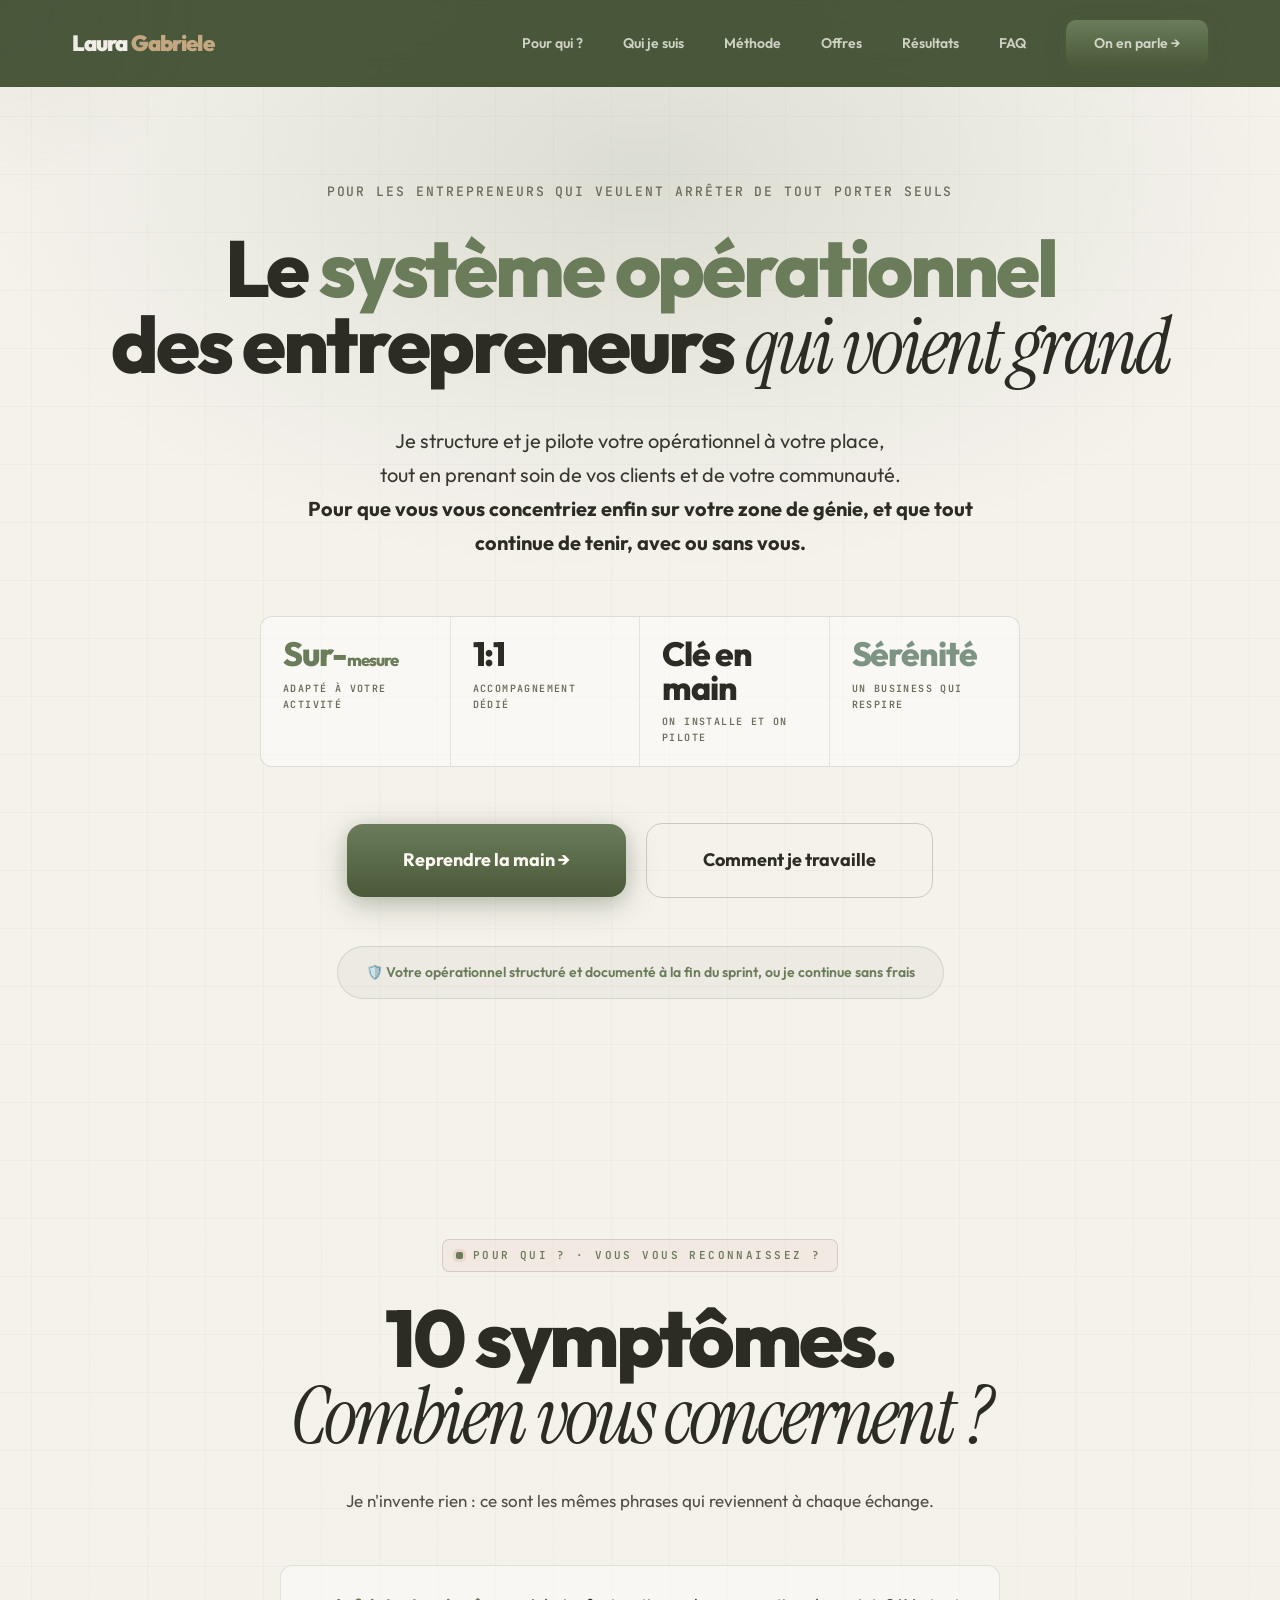
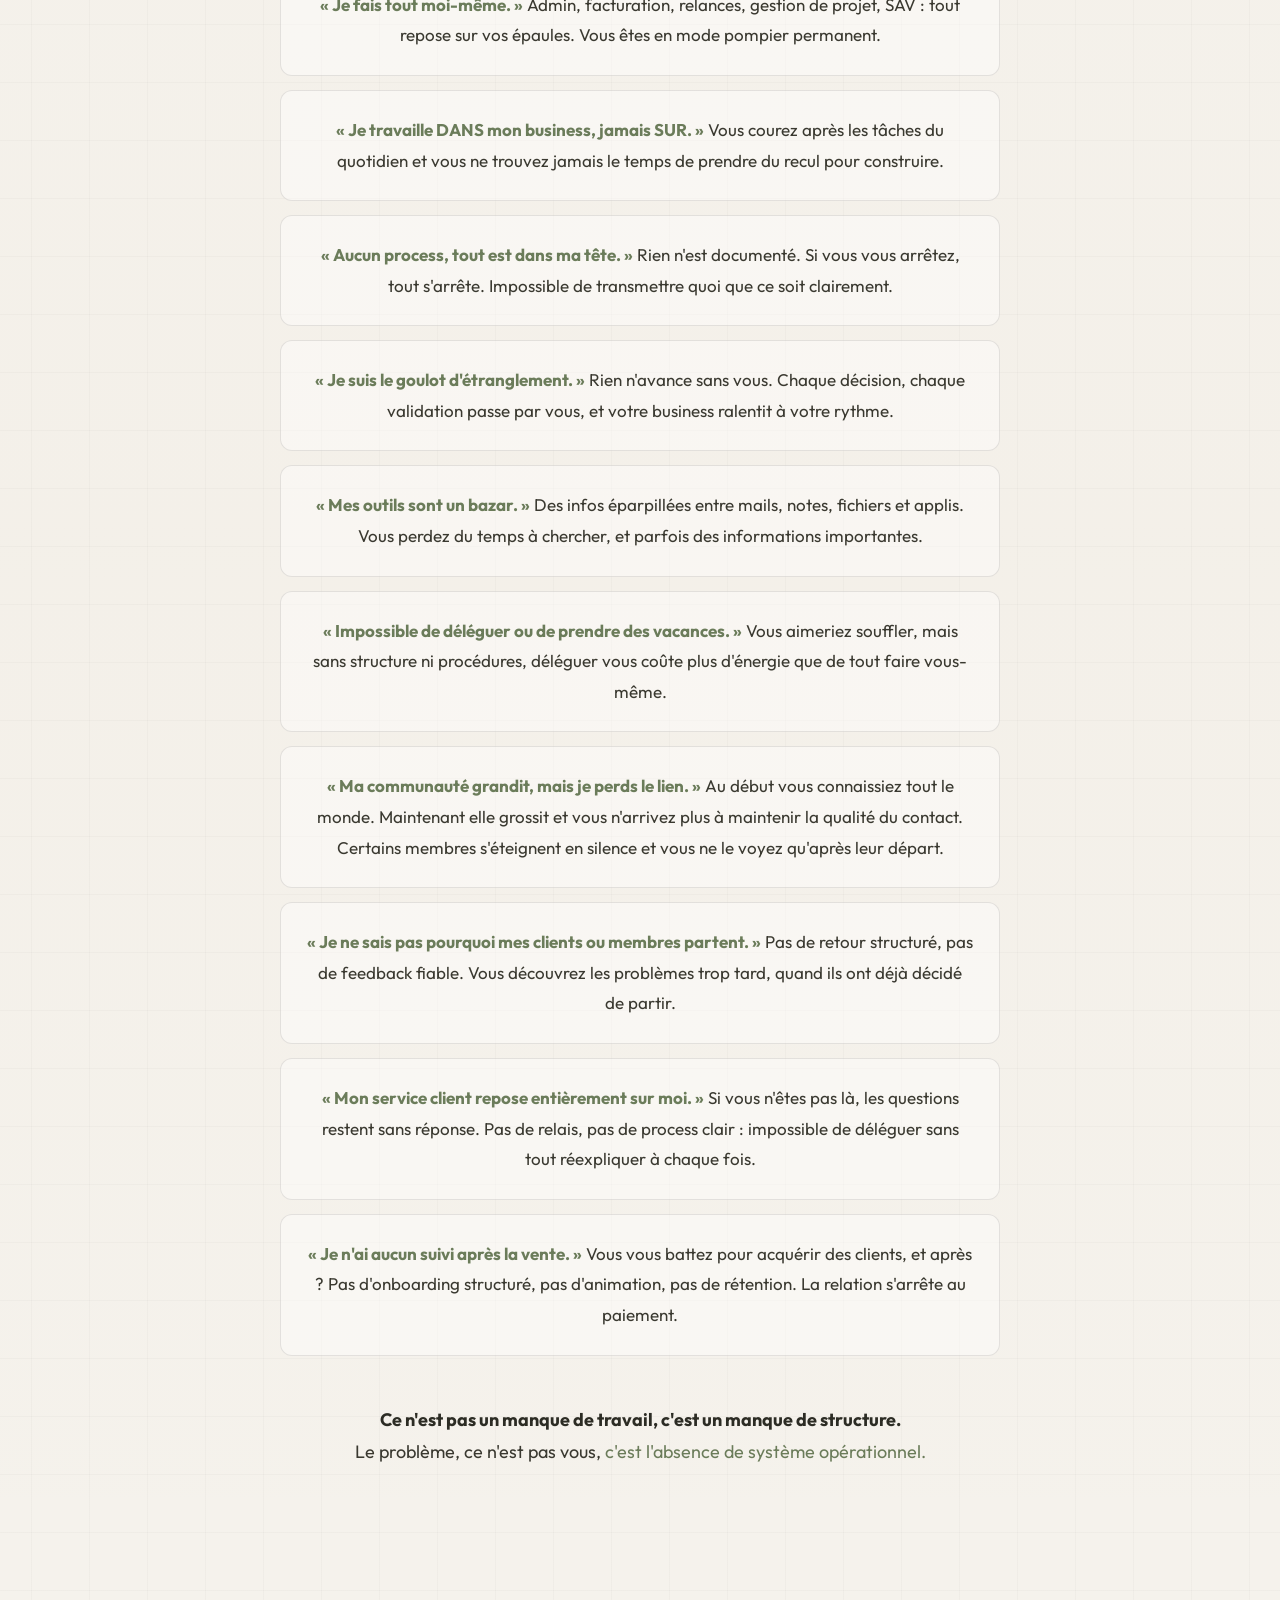
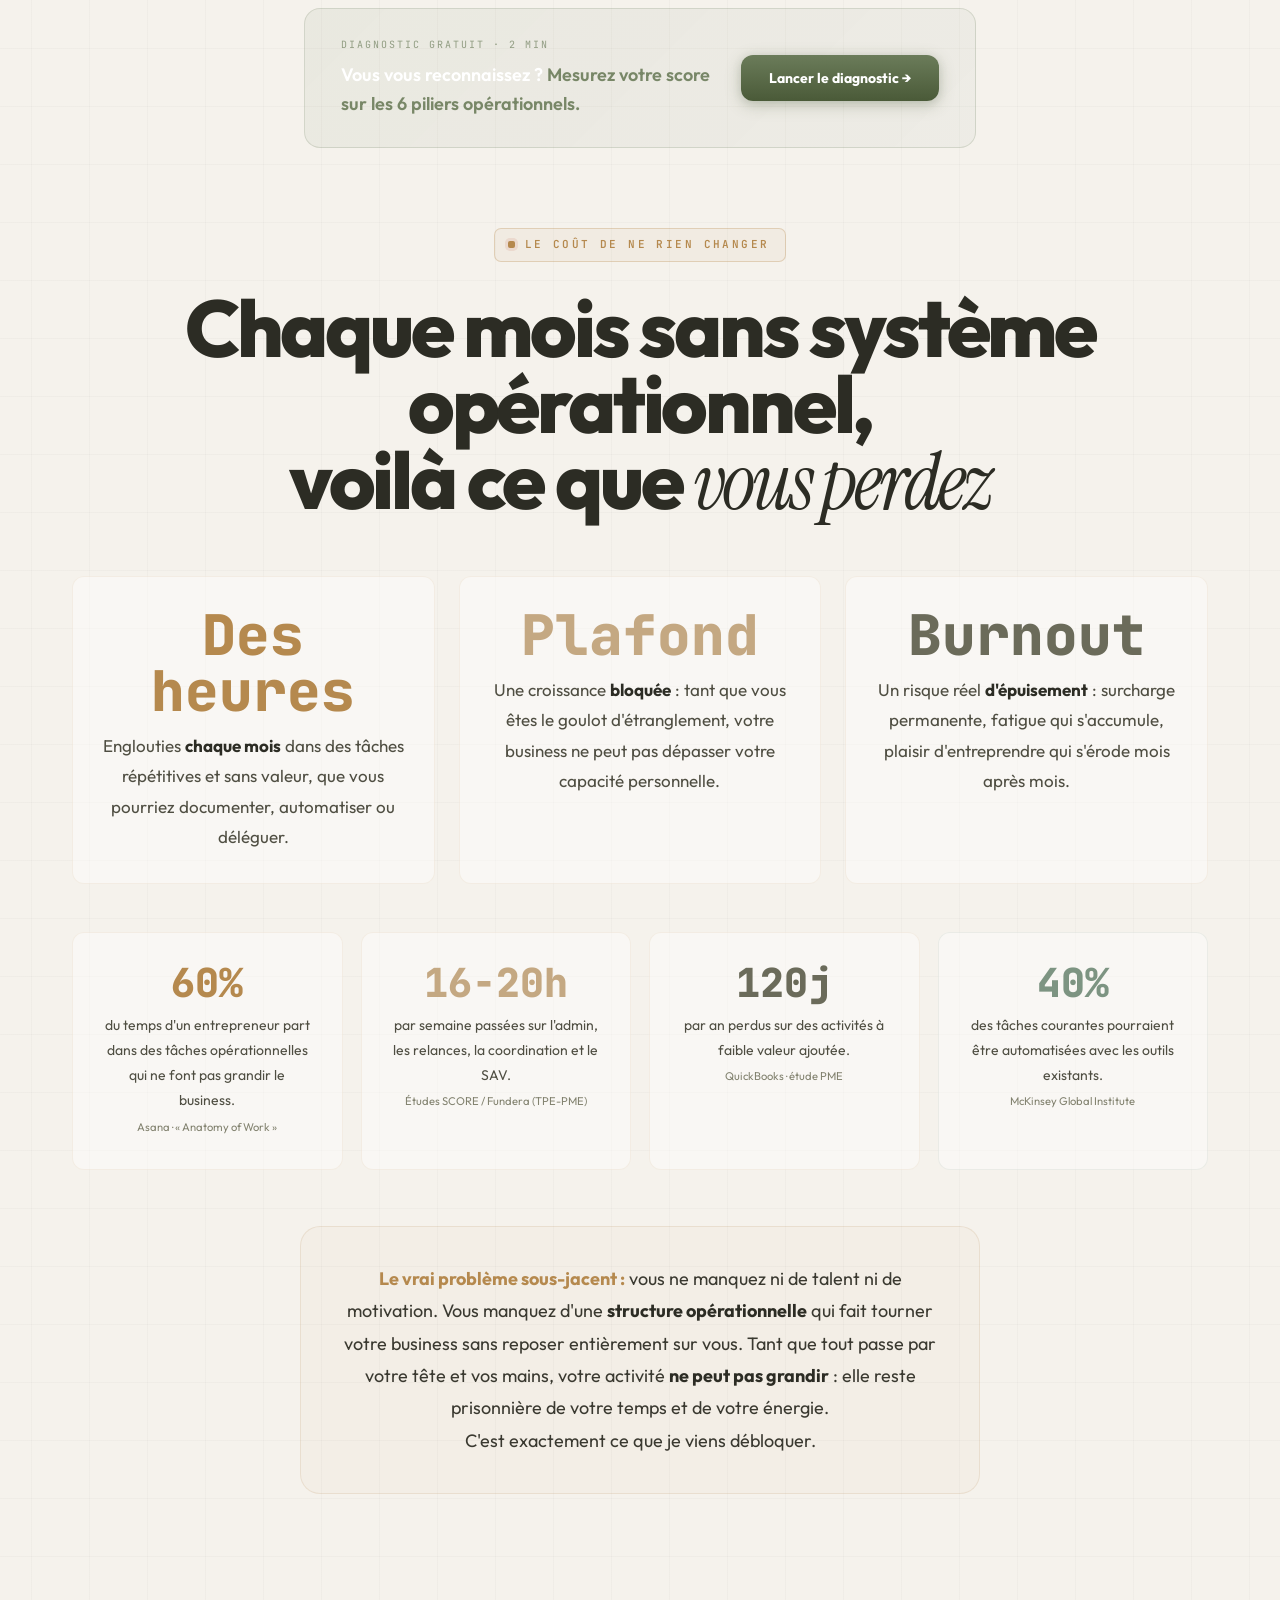
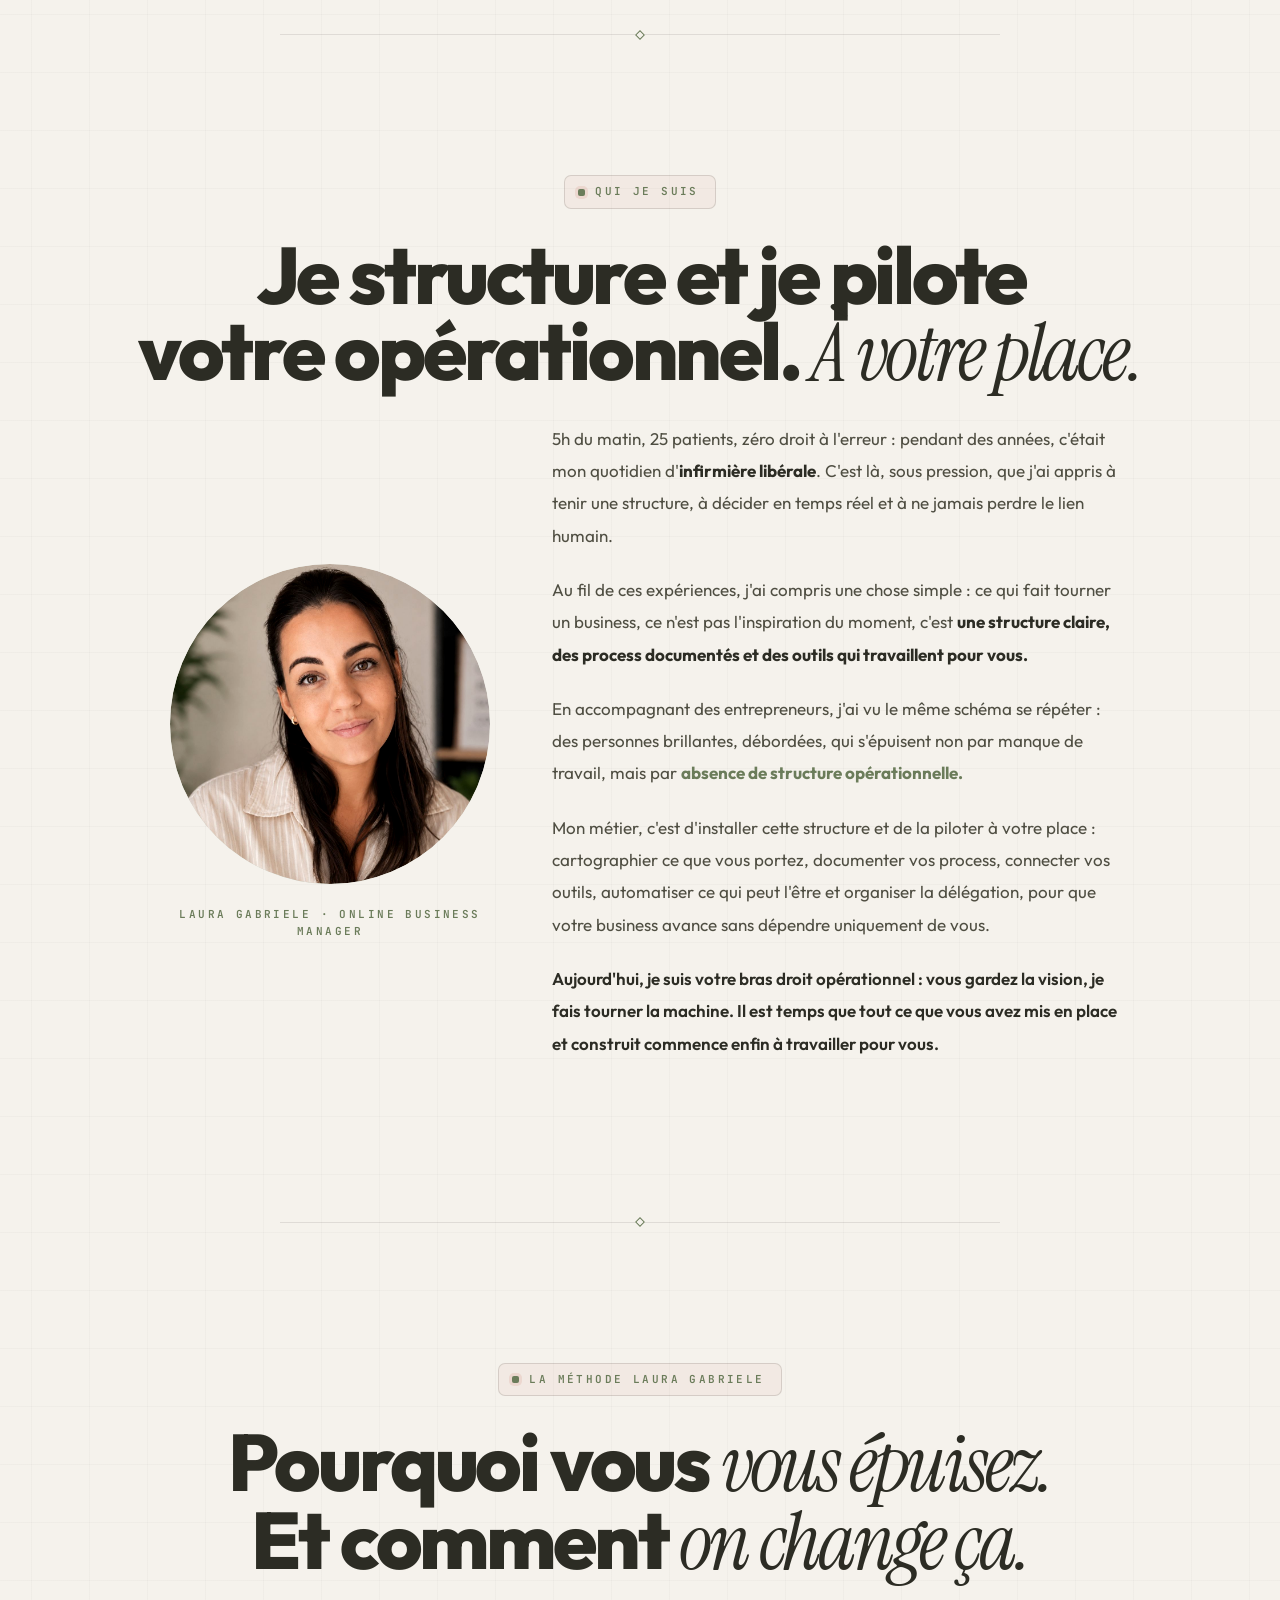
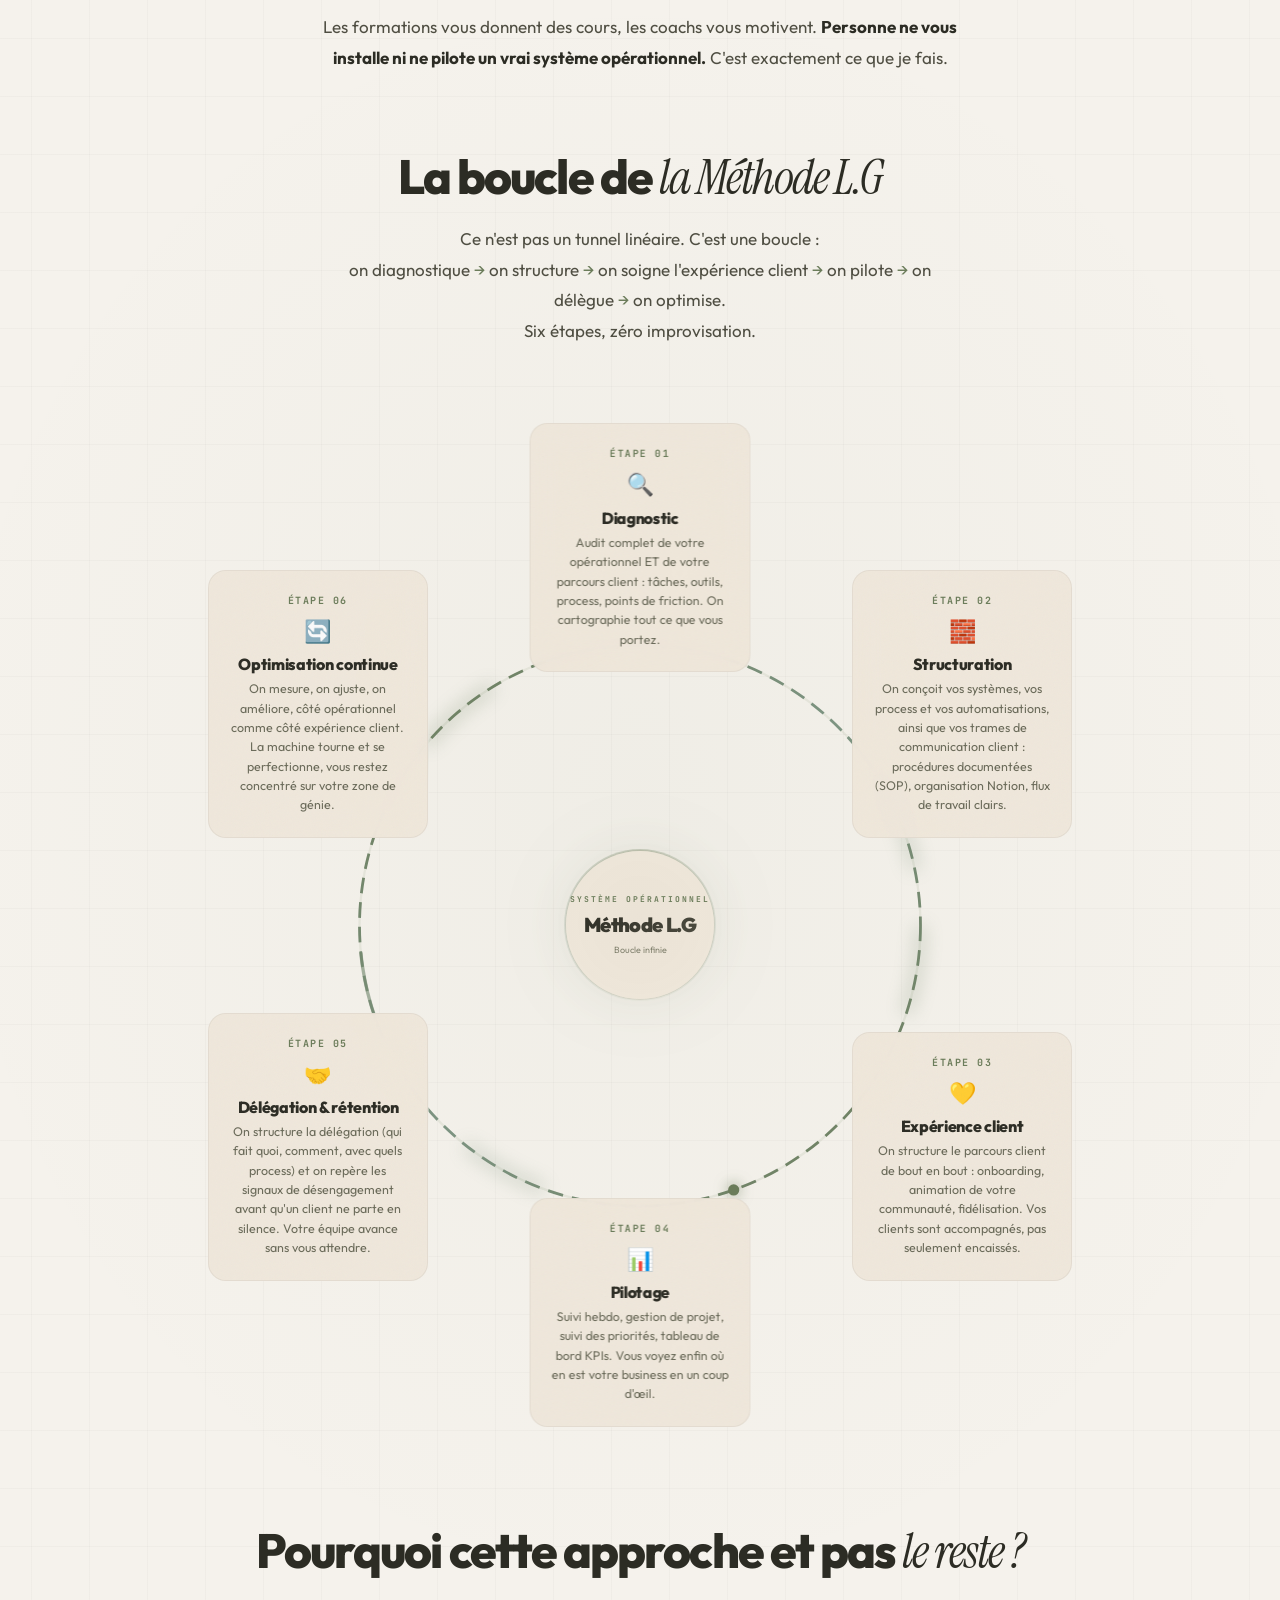
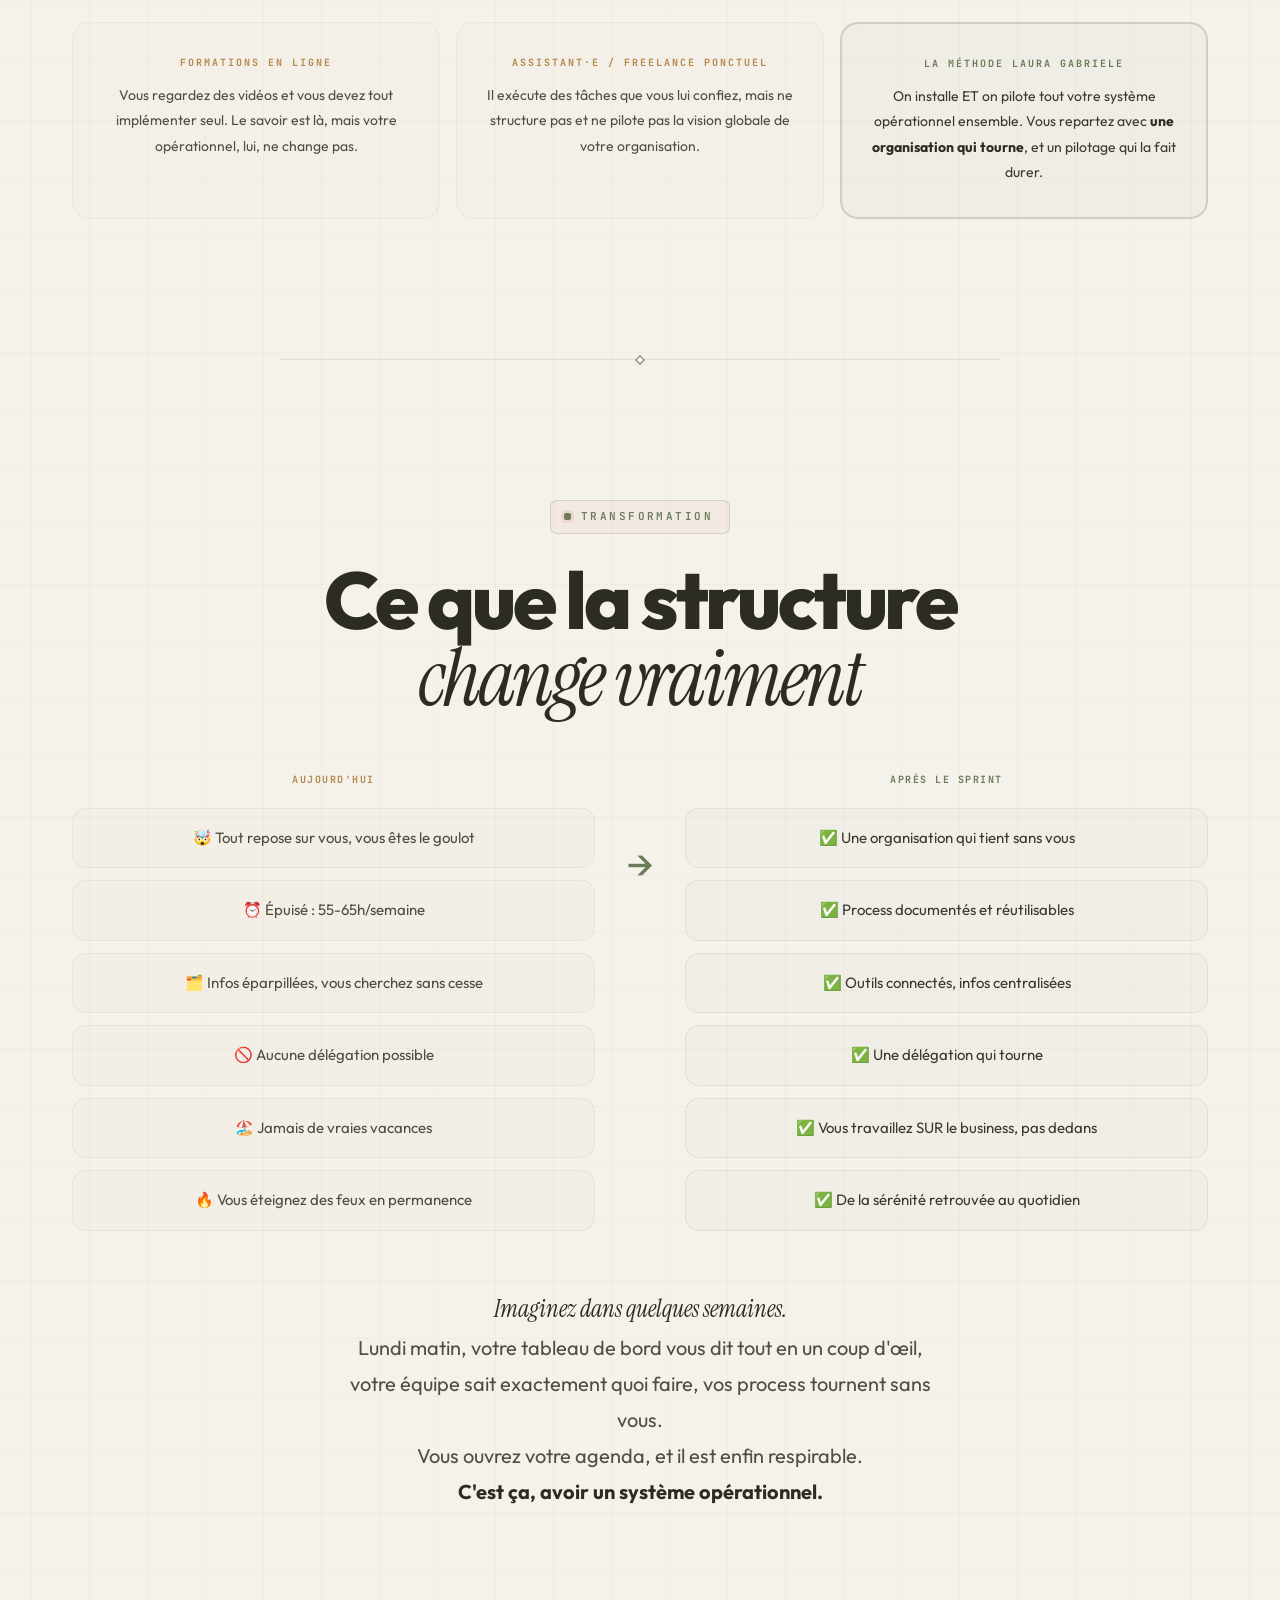
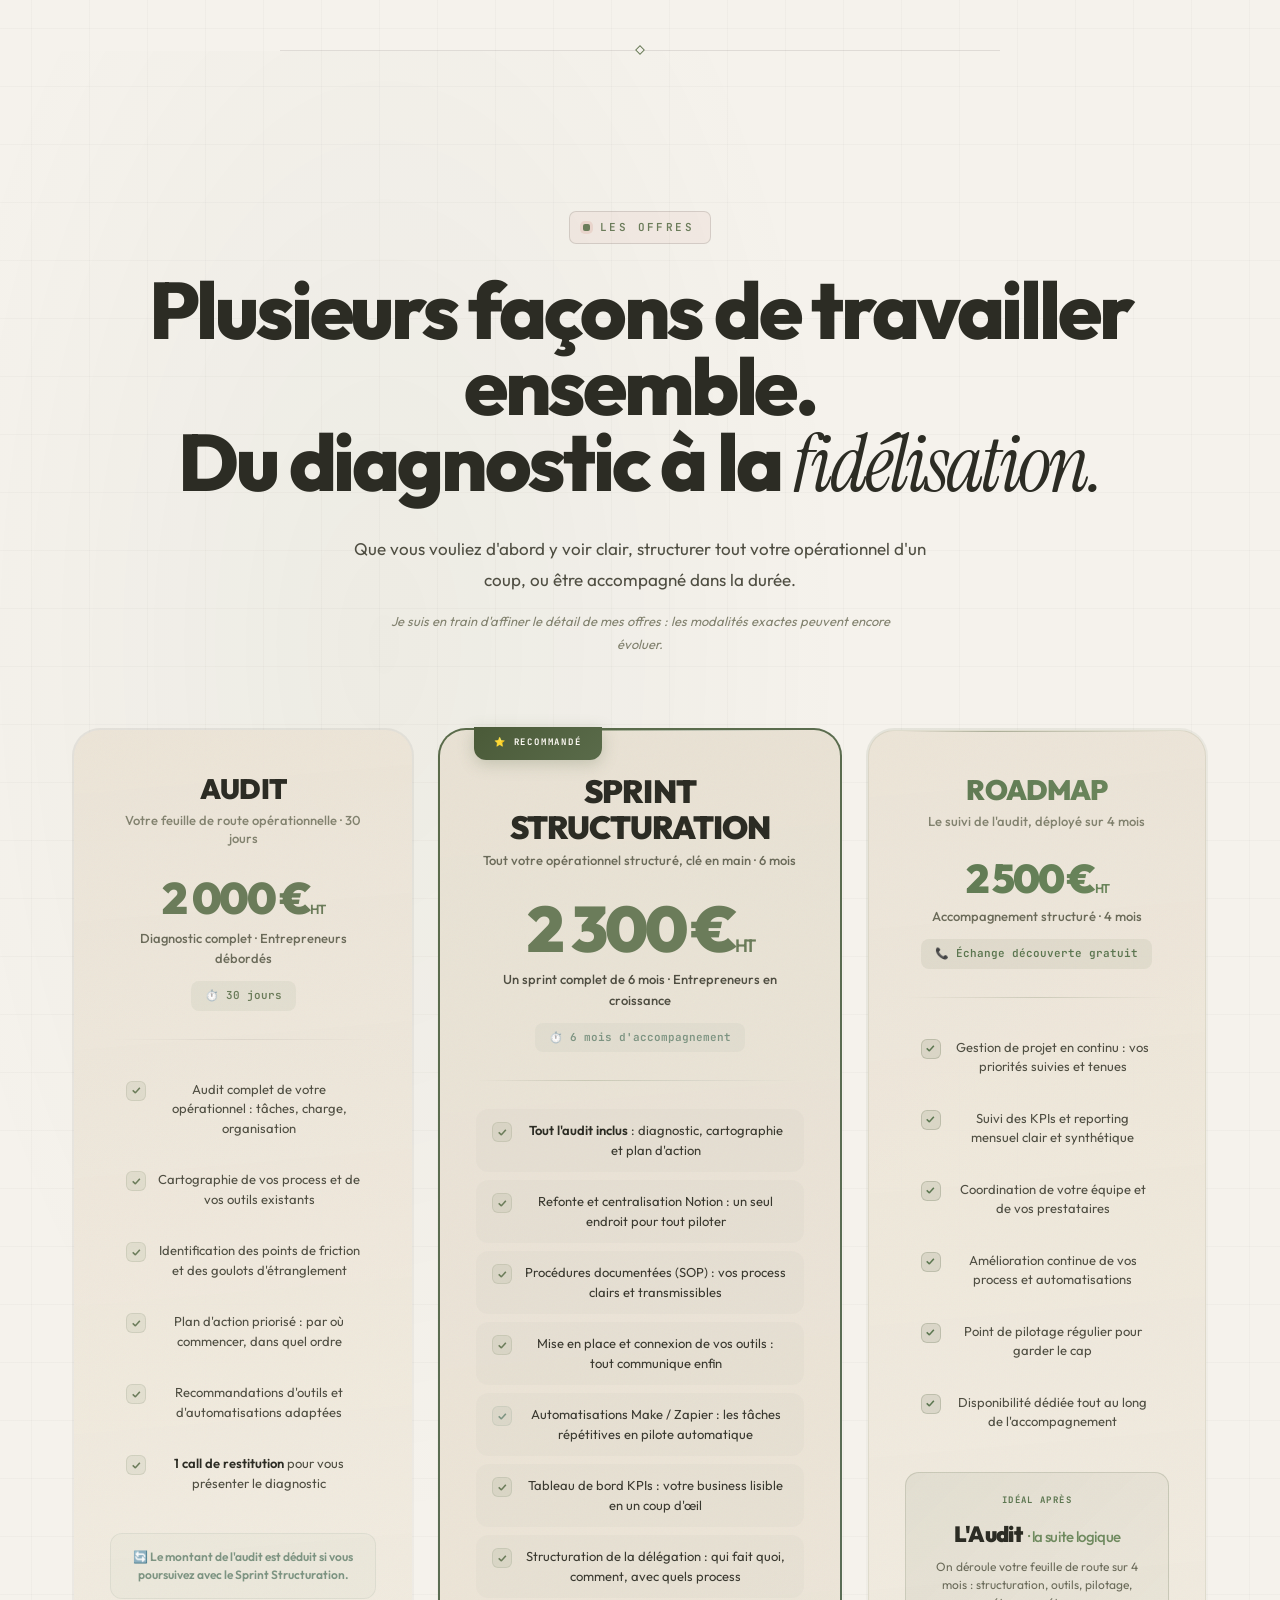
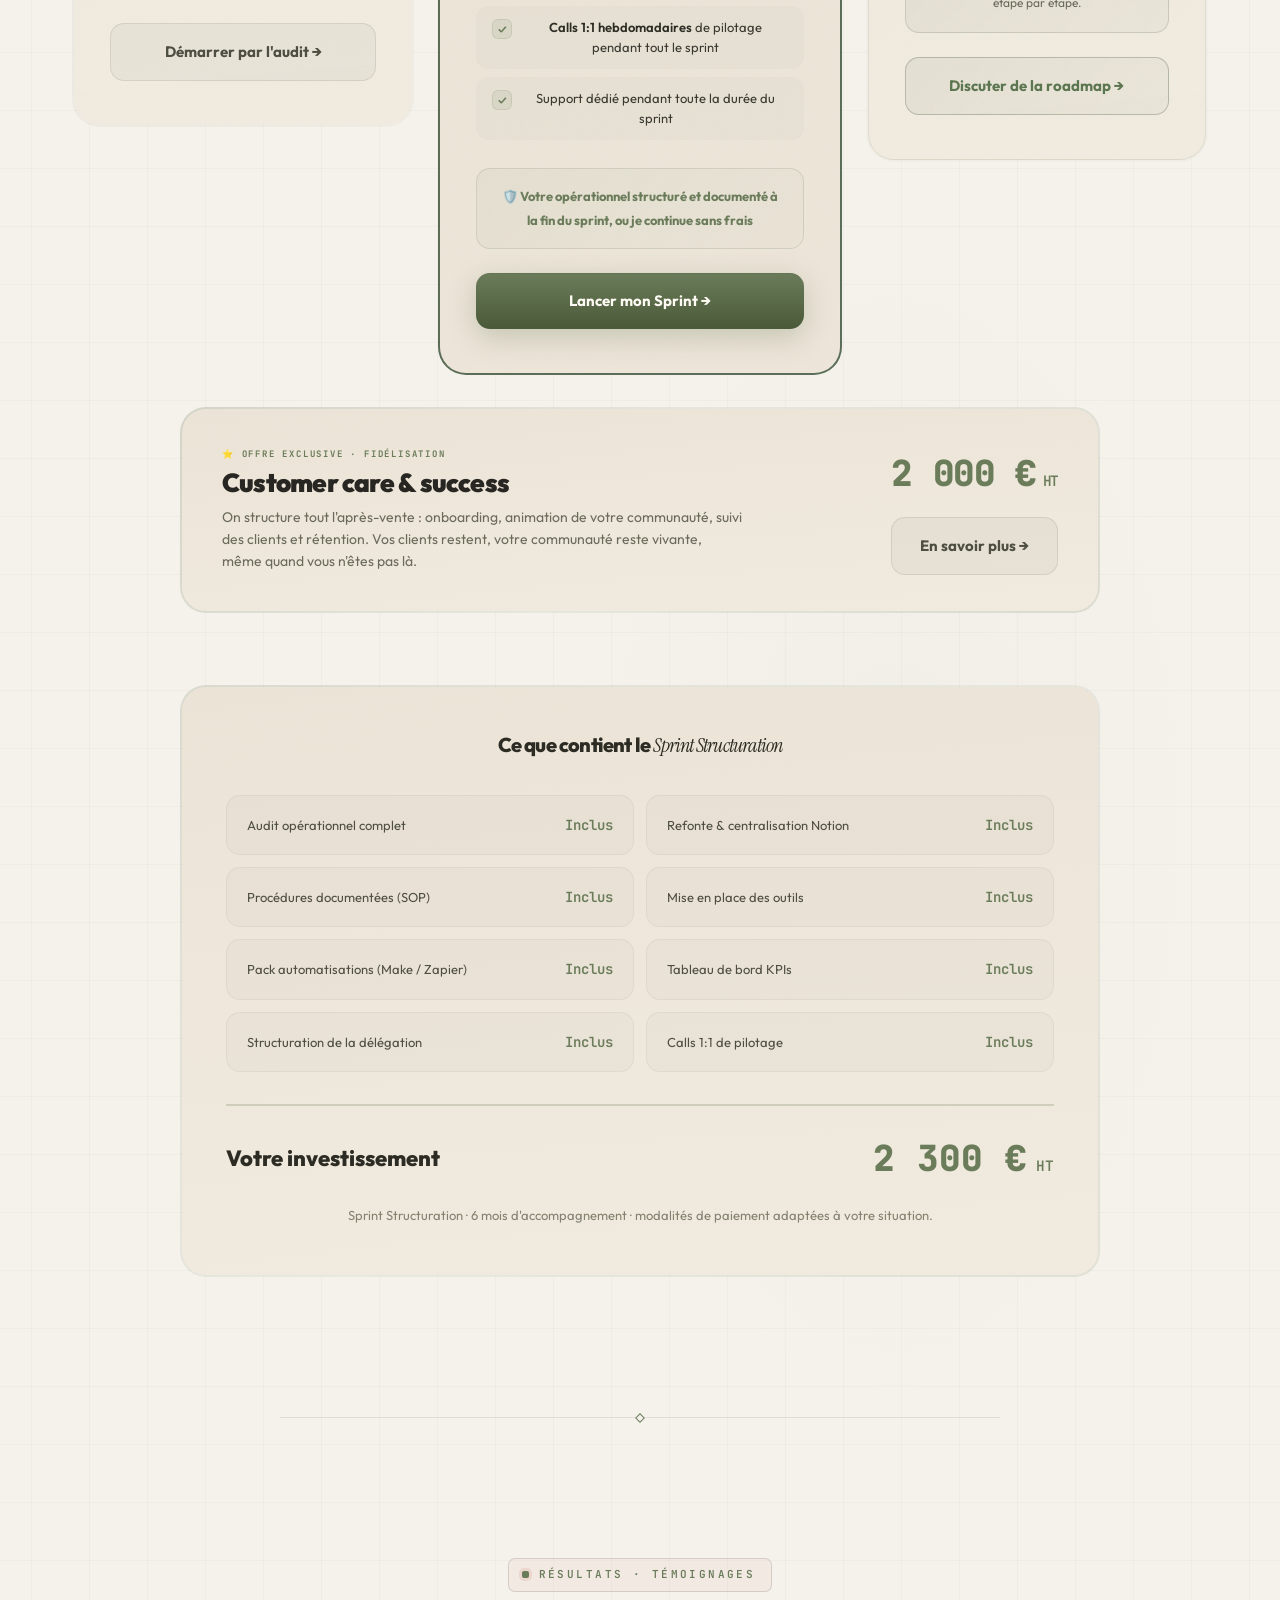
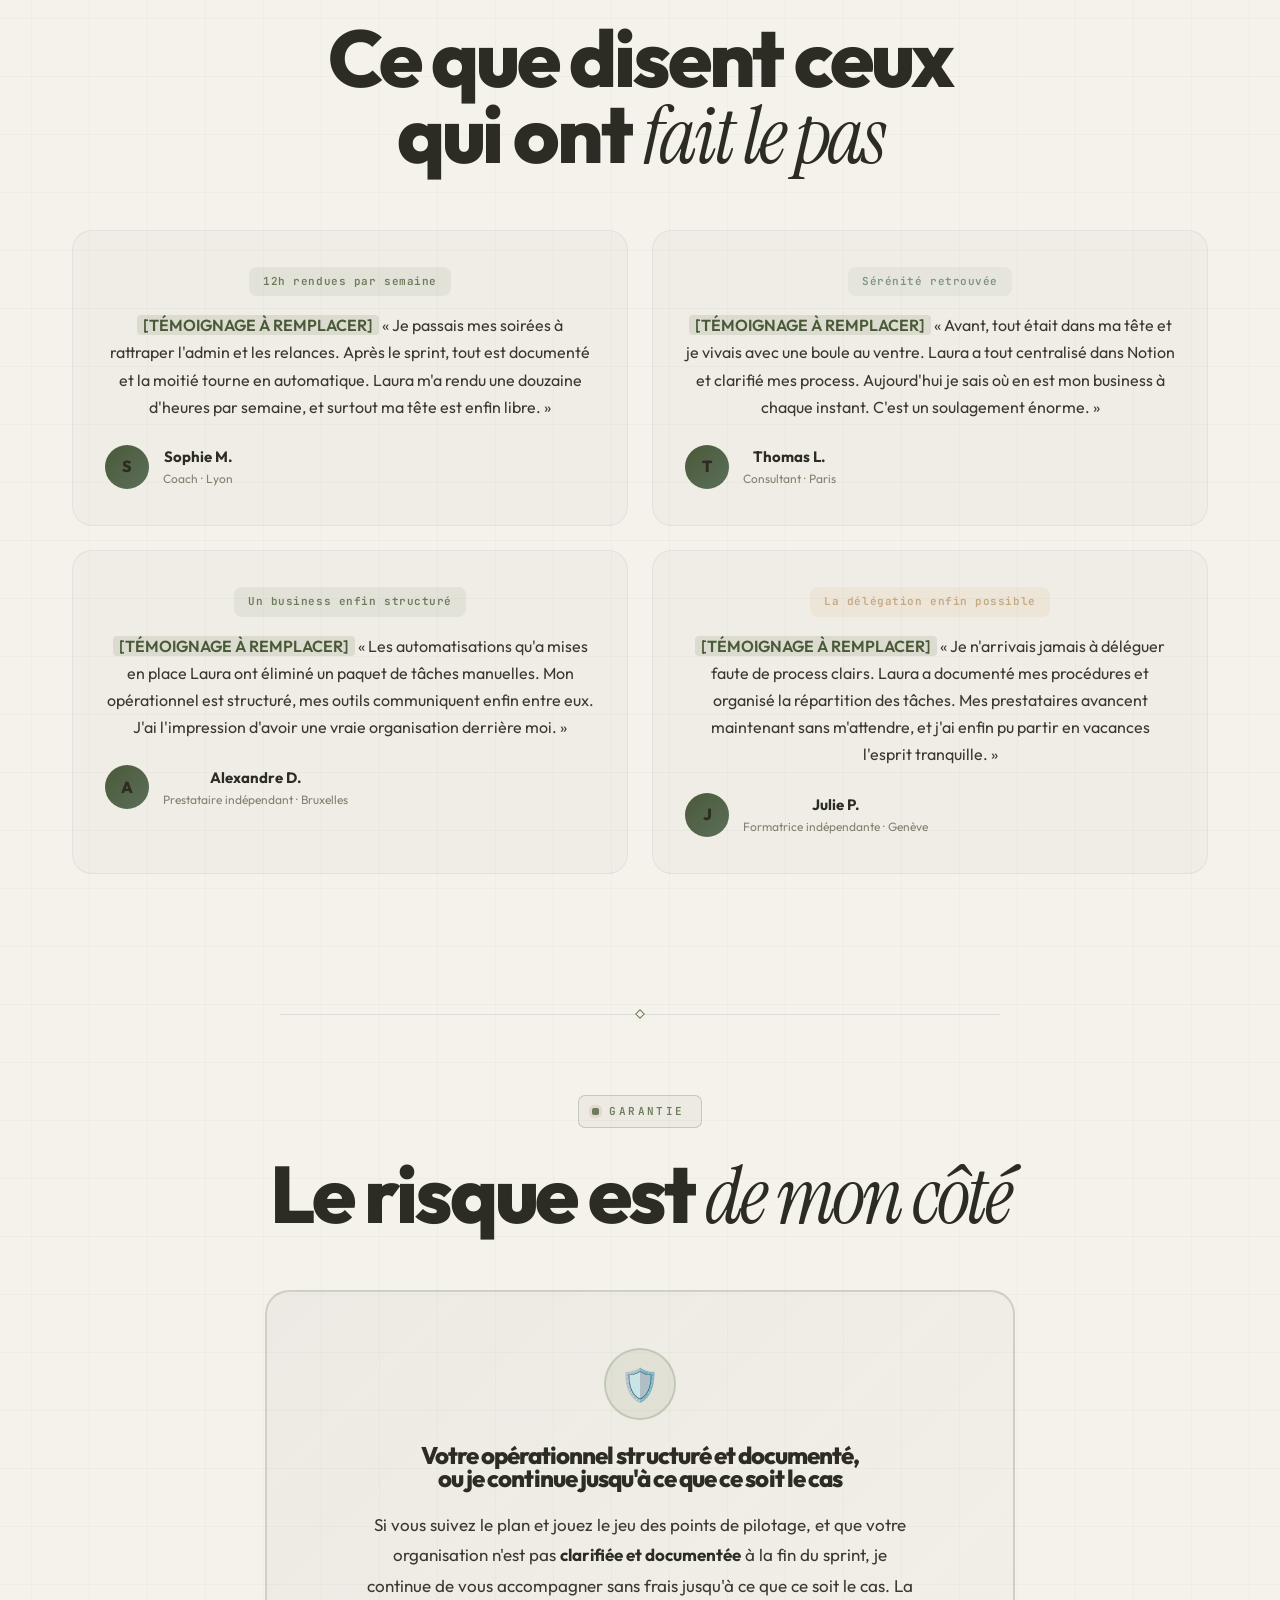
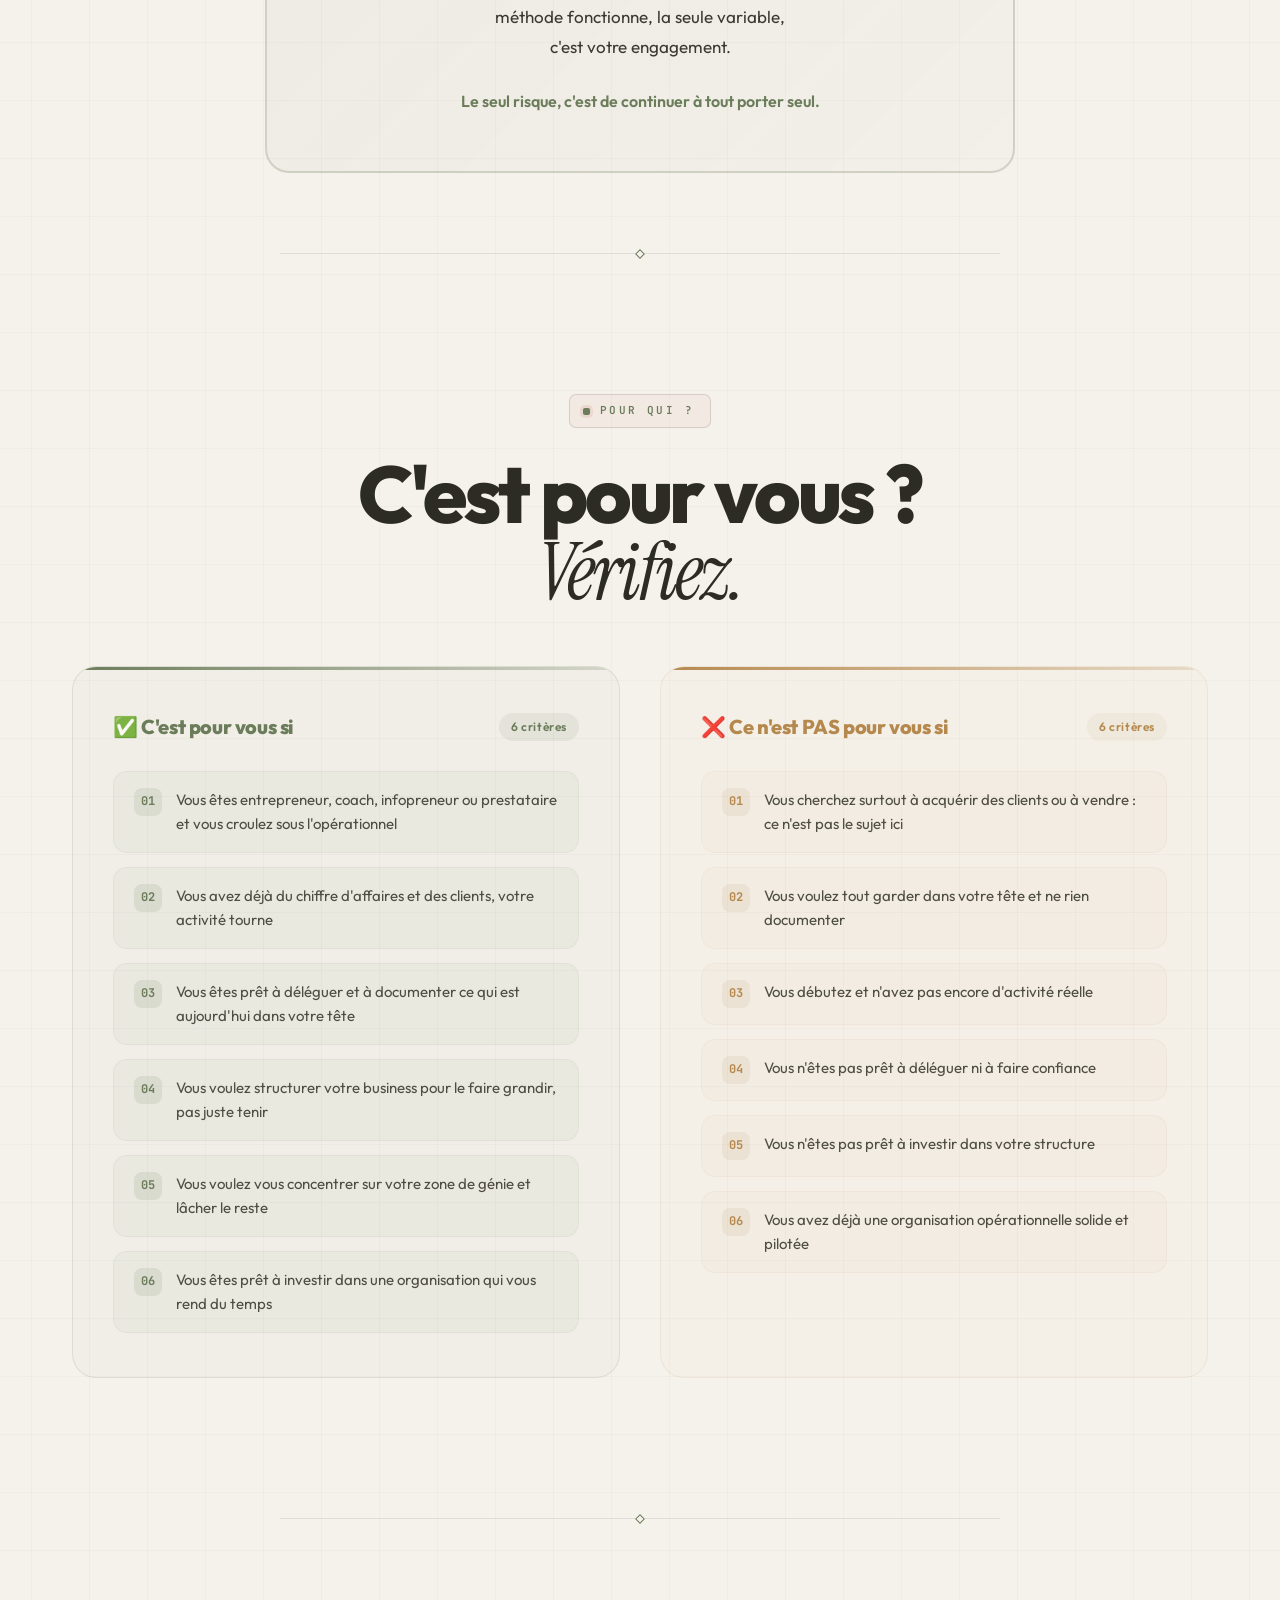
<file: index.html>
<!DOCTYPE html>
<html lang="fr">
<head>
  <meta charset="UTF-8"/>
  <meta name="viewport" content="width=device-width, initial-scale=1.0"/>
  <title>Laura Gabriele · OBM : Reprenez la main sur votre opérationnel</title>
  <meta name="description" content="Online Business Manager. Je structure et je pilote l'opérationnel des entrepreneurs débordés pour qu'ils se concentrent enfin sur ce qui compte vraiment."/>
  
  <link rel="preconnect" href="https://fonts.googleapis.com">
  <link rel="preconnect" href="https://fonts.gstatic.com" crossorigin>
  <link href="https://fonts.googleapis.com/css2?family=Outfit:wght@300;400;500;600;700;800;900&family=JetBrains+Mono:wght@400;500;600;700&family=Instrument+Serif:ital@0;1&display=swap" rel="stylesheet">

  <style>
    *, *::before, *::after { box-sizing: border-box; margin: 0; padding: 0; }

    :root {
      --black: #F5F2EC;
      --white: #2C2C24;
      --gray-100: #2C2C24;
      --gray-200: #3a3930;
      --gray-300: #4f4e42;
      --gray-400: #6B6B5A;
      --gray-500: #82826f;
      --gray-600: #9a9a86;
      --gray-700: #b6b6a2;
      --gray-800: #C8CEBC;
      --gray-900: #D6E2CE;
      --gray-950: #EAE8DF;

      --purple-300: #8a9a73;
      --purple-400: #6B7C5A;
      --purple-500: #5a6b4a;
      --purple-600: #4A5A38;
      --purple-700: #3B4A2C;

      --cyan-300: #c3d4b8;
      --cyan-400: #7d9482;
      --cyan-500: #5b6e5a;

      --pink-400: #C4A882;
      --pink-500: #b2956d;

      --green-400: #6B7C5A;
      --green-500: #4A5A38;

      --red-400: #b5894e;
      --red-500: #9c7240;

      --amber-400: #C4A882;
      --amber-500: #b2956d;
    }

    html { scroll-behavior: smooth; background: var(--black); }

    body {
      font-family: 'Outfit', -apple-system, sans-serif;
      background-color: var(--black);
      background-image:
        linear-gradient(rgba(31,28,24,0.022) 1px, transparent 1px),
        linear-gradient(90deg, rgba(31,28,24,0.022) 1px, transparent 1px);
      background-size: 58px 58px;
      background-position: center top;
      color: var(--white);
      line-height: 1.6;
      overflow-x: hidden;
      -webkit-font-smoothing: antialiased;
    }

    h1, h2, h3, h4 { 
      font-family: 'Outfit', sans-serif;
      font-weight: 800; 
      letter-spacing: -0.04em; 
      line-height: 0.95; 
    }
    h1 { font-size: clamp(2.6rem, 6.2vw, 5rem); margin-bottom: 40px; }
    .hero h1 span { white-space: normal !important; }
    h2 { font-size: clamp(2.5rem, 7vw, 5rem); margin-bottom: 32px; }
    h3 { font-size: clamp(1.8rem, 4.5vw, 3rem); margin-bottom: 24px; }
    h4 { font-size: clamp(1.3rem, 2.5vw, 1.75rem); margin-bottom: 16px; }
    
    .serif { font-family: 'Instrument Serif', serif; font-style: italic; font-weight: 400; }
    .mono { font-family: 'JetBrains Mono', monospace; }

    p { font-size: 1.0625rem; line-height: 1.8; color: var(--gray-300); font-weight: 400; }

    .container { max-width: 1200px; margin: 0 auto; padding: 0 32px; }
    .container-narrow { max-width: 880px; margin: 0 auto; padding: 0 32px; }
    .section { padding: 140px 0; }

    .label {
      font-family: 'JetBrains Mono', monospace;
      font-size: 0.6875rem;
      letter-spacing: 0.22em;
      text-transform: uppercase;
      color: var(--purple-400);
      font-weight: 600;
      display: inline-flex;
      align-items: center;
      gap: 10px;
      margin-bottom: 28px;
      padding: 7px 16px 7px 13px;
      border: 1px solid rgba(31,28,24,0.14);
      border-radius: 7px;
      background: rgba(187,86,56,0.05);
    }
    .label::before {
      content: '';
      width: 7px; height: 7px;
      background: currentColor;
      border-radius: 2px;
      box-shadow: 0 0 0 3px rgba(187,86,56,0.12);
      flex-shrink: 0;
    }

    .gradient-text {
      color: var(--purple-400);
      -webkit-text-fill-color: var(--purple-400);
    }
    .hero-highlight {
      color: var(--purple-400);
      -webkit-text-fill-color: var(--purple-400);
      position: relative;
    }
    @keyframes heroShimmer {
      0%, 100% { background-position: 0% 50%; }
      50% { background-position: 100% 50%; }
    }
    .gradient-text-warm {
      background: linear-gradient(135deg, var(--purple-400), var(--pink-400));
      -webkit-background-clip: text;
      -webkit-text-fill-color: transparent;
      background-clip: text;
    }

    /* BUTTONS */
    .btn {
      display: inline-flex;
      align-items: center;
      justify-content: center;
      gap: 10px;
      padding: 18px 44px;
      background: linear-gradient(180deg, #6B7C5A, #4A5A38);
      color: #fdfaf4;
      text-decoration: none;
      border-radius: 14px;
      font-weight: 700;
      font-size: 1rem;
      font-family: 'Outfit', sans-serif;
      transition: all 0.35s cubic-bezier(0.4, 0, 0.2, 1);
      border: none;
      cursor: pointer;
      position: relative;
      overflow: hidden;
      box-shadow: 0 8px 32px rgba(74,90,56,0.25), 0 4px 16px rgba(91,110,90,0.15);
    }
    .btn::after {
      content: '';
      position: absolute;
      inset: 0;
      background: linear-gradient(135deg, rgba(255,255,255,0.22), transparent 50%);
      opacity: 0;
      transition: opacity 0.35s;
    }
    .btn:hover { 
      transform: translateY(-3px); 
      box-shadow: 0 16px 48px rgba(74,90,56,0.35), 0 8px 24px rgba(91,110,90,0.2);
    }
    .btn:hover::after { opacity: 1; }
    .btn-lg { padding: 22px 56px; font-size: 1.125rem; border-radius: 16px; }
    .hero-cta-row .btn-lg:first-child {
      background: linear-gradient(180deg, #6B7C5A, #4A5A38);
      box-shadow: 0 8px 32px rgba(74,90,56,0.3), 0 4px 16px rgba(91,110,90,0.15);
      animation: heroCTAPulse 3s ease-in-out infinite;
    }
    @keyframes heroCTAPulse {
      0%, 100% { box-shadow: 0 8px 32px rgba(74,90,56,0.3), 0 4px 16px rgba(91,110,90,0.15); }
      50% { box-shadow: 0 8px 40px rgba(74,90,56,0.45), 0 4px 24px rgba(91,110,90,0.25); }
    }
    .hero-cta-row .btn-lg:first-child:hover {
      animation: none;
      box-shadow: 0 16px 48px rgba(74,90,56,0.4), 0 8px 24px rgba(91,110,90,0.25);
    }
    .btn-ghost {
      background: transparent;
      color: var(--white);
      border: 1px solid rgba(40,38,34,0.2);
      box-shadow: none;
    }
    .btn-ghost:hover {
      background: rgba(40,38,34,0.05);
      border-color: rgba(40,38,34,0.25);
      box-shadow: 0 8px 24px rgba(0,0,0,0.3);
    }

    /* NAV */
    nav {
      position: fixed; top: 0; left: 0; right: 0; z-index: 1000;
      background: rgba(59,74,44,0.92);
      backdrop-filter: blur(20px) saturate(1.1);
      -webkit-backdrop-filter: blur(20px) saturate(1.1);
      border-bottom: 1px solid rgba(255,255,255,0.08);
    }
    .nav-inner {
      max-width: 1200px; margin: 0 auto; padding: 20px 32px;
      display: flex; justify-content: space-between; align-items: center;
    }
    .nav-logo { font-size: 1.375rem; font-weight: 900; color: #F5F2EC; text-decoration: none; letter-spacing: -0.04em; }
    .nav-logo span { color: #C4A882; }
    .nav-links { display: flex; gap: 40px; list-style: none; align-items: center; }
    .nav-links a { color: rgba(245,242,236,0.78); text-decoration: none; font-size: 0.875rem; font-weight: 600; transition: color 0.2s; }
    .nav-links a:hover { color: #ffffff; }
    .nav-cta { padding: 12px 28px !important; font-size: 0.875rem !important; border-radius: 10px !important; box-shadow: 0 4px 20px rgba(74,90,56,0.3), 0 2px 10px rgba(91,110,90,0.2) !important; }

    /* ======== HERO ======== */
    .hero {
      min-height: 100vh; display: flex; flex-direction: column;
      align-items: center; justify-content: center; text-align: center;
      padding: 180px 32px 100px; position: relative; overflow: hidden;
    }
    .hero::before {
      content: ''; position: absolute; top: -40%; left: 50%; transform: translateX(-50%);
      width: 160%; height: 160%;
      background: radial-gradient(ellipse 50% 35% at 50% 35%, rgba(107,124,90,0.18), rgba(125,148,130,0.08) 40%, transparent 65%);
      pointer-events: none; animation: heroBreath 10s ease-in-out infinite;
    }
    @keyframes heroBreath {
      0%, 100% { opacity: 1; transform: translateX(-50%) scale(1); }
      50% { opacity: 0.75; transform: translateX(-50%) scale(1.08); }
    }
    .hero-content { max-width: 1120px; position: relative; z-index: 1; }
    .pre-headline {
      font-family: 'JetBrains Mono', monospace; font-size: 0.8125rem;
      letter-spacing: 0.15em; text-transform: uppercase; color: var(--gray-400);
      margin-bottom: 28px; font-weight: 500;
    }
    .hero-sub { max-width: 720px; margin: 0 auto 56px; font-size: 1.25rem; color: var(--gray-200); line-height: 1.7; }
    .hero-stats { display: grid; grid-template-columns: repeat(4, 1fr); gap: 0; max-width: 760px; margin: 0 auto 56px; border: 1px solid rgba(31,28,24,0.12); border-radius: 12px; overflow: hidden; background: rgba(255,255,255,0.45); }
    .hero-stat {
      text-align: left; padding: 20px 22px; border-right: 1px solid rgba(31,28,24,0.09);
      transition: background 0.3s ease;
    }
    .hero-stat:last-child { border-right: none; }
    .hero-stat:hover { background: rgba(187,86,56,0.045); }
    .hero-stat-val { font-size: 2.1rem; font-weight: 800; line-height: 1; margin-bottom: 10px; letter-spacing: -0.03em; }
    .hero-stat-lbl { font-family: 'JetBrains Mono', monospace; font-size: 0.625rem; color: var(--gray-400); font-weight: 600; text-transform: uppercase; letter-spacing: 0.14em; }
    .hero-cta-row { display: flex; gap: 20px; justify-content: center; align-items: center; flex-wrap: wrap; }
    .guarantee-micro {
      margin-top: 48px; display: inline-flex; align-items: center; gap: 12px;
      padding: 14px 28px; background: rgba(107,124,90,0.06); border: 1px solid rgba(107,124,90,0.2);
      border-radius: 100px; font-size: 0.875rem; color: var(--green-400); font-weight: 600;
    }

    /* ABOUT / WHO — PHOTO SECTION */
    .about-split {
      display: grid;
      grid-template-columns: 340px 1fr;
      gap: 52px;
      align-items: center;
      max-width: 960px;
      margin: 0 auto;
      text-align: left;
    }
    .about-photo-col {
      position: relative;
      display: flex;
      flex-direction: column;
      align-items: center;
    }
    .about-photo-wrapper {
      position: relative;
      width: 320px;
      height: 320px;
      border-radius: 50%;
      overflow: hidden;
    }
    .about-photo-wrapper::before {
      content: '';
      position: absolute;
      inset: -32px;
      border-radius: 50%;
      background: conic-gradient(
        from 200deg,
        rgba(107,124,90,0.25),
        rgba(125,148,130,0.12) 120deg,
        rgba(107,124,90,0.08) 240deg,
        rgba(107,124,90,0.25)
      );
      filter: blur(28px);
      z-index: 0;
      animation: photoGlowPulse 5s ease-in-out infinite alternate;
    }
    @keyframes photoGlowPulse {
      0% { opacity: 0.5; transform: scale(1) rotate(0deg); }
      100% { opacity: 1; transform: scale(1.06) rotate(8deg); }
    }
    .about-photo {
      position: relative;
      z-index: 1;
      width: 100%;
      height: 100%;
      display: block;
      border-radius: 50%;
      object-fit: cover;
      transition: transform 0.6s cubic-bezier(0.22, 1, 0.36, 1), filter 0.6s ease;
      filter: brightness(1.02) contrast(1.04);
    }
    .about-photo-wrapper:hover .about-photo {
      transform: scale(1.04);
      filter: brightness(1.08) contrast(1.06);
    }
    .about-photo-glow {
      position: absolute;
      bottom: -24px;
      left: 50%;
      transform: translateX(-50%);
      width: 75%;
      height: 56px;
      background: radial-gradient(ellipse, rgba(107,124,90,0.3), rgba(125,148,130,0.08) 50%, transparent 75%);
      filter: blur(22px);
      pointer-events: none;
      z-index: 0;
    }
    .about-name {
      font-family: 'JetBrains Mono', monospace;
      font-size: 0.6875rem;
      letter-spacing: 0.22em;
      text-transform: uppercase;
      color: var(--purple-400);
      font-weight: 600;
      margin-top: 22px;
      text-align: center;
    }
    .about-name span {
      display: block;
      font-size: 0.5625rem;
      color: var(--gray-500);
      letter-spacing: 0.15em;
      margin-top: 4px;
      font-weight: 400;
    }
    .about-text p {
      font-size: 1.0625rem;
      line-height: 1.9;
      margin-bottom: 22px;
    }
    @media (max-width: 768px) {
      .about-split {
        grid-template-columns: 1fr;
        gap: 36px;
      }
      .about-photo-wrapper {
        width: 260px;
        height: 260px;
      }
      .about-photo-col {
        margin: 0 auto;
      }
    }

    /* STATS BAND (chiffres coût) */
    @media (max-width: 900px) { .stats-band { grid-template-columns: repeat(2, 1fr) !important; } }
    @media (max-width: 520px) { .stats-band { grid-template-columns: 1fr !important; } }

    /* PROOF BAR */
    .proof-bar { padding: 40px 0; border-top: 1px solid rgba(31,28,24,0.08); border-bottom: 1px solid rgba(31,28,24,0.08); background: rgba(31,28,24,0.012); }
    .proof-grid { display: grid; grid-template-columns: repeat(4, 1fr); gap: 24px; text-align: center; }
    .proof-val { font-size: 1.85rem; font-weight: 800; letter-spacing: -0.03em; margin-bottom: 6px; }
    .proof-lbl { font-family: 'JetBrains Mono', monospace; font-size: 0.6875rem; color: var(--gray-500); font-weight: 500; line-height: 1.5; text-transform: uppercase; letter-spacing: 0.1em; }

    /* CARD (universal — no lists) */
    .card {
      padding: 30px 28px; border-radius: 12px;
      border: 1px solid rgba(31,28,24,0.10); background: rgba(255,255,255,0.42);
      transition: border-color 0.35s ease, box-shadow 0.35s ease, transform 0.35s ease;
    }
    .card:hover { border-color: rgba(187,86,56,0.35); box-shadow: 0 10px 30px rgba(31,28,24,0.06); transform: translateY(-3px); }
    .card-icon { font-size: 1.5rem; margin-bottom: 16px; }
    .card-title { font-size: 1.125rem; font-weight: 800; color: var(--white); margin-bottom: 10px; letter-spacing: -0.02em; }
    .card-desc { font-size: 0.875rem; color: var(--gray-400); line-height: 1.6; }

    /* PAIN CARDS */
    .pain-card {
      padding: 24px 26px; border-radius: 12px;
      border: 1px solid rgba(31,28,24,0.10); background: rgba(255,255,255,0.42);
      transition: border-color 0.3s ease, box-shadow 0.3s ease, transform 0.3s ease;
    }
    .pain-card:hover { border-color: rgba(187,86,56,0.3); box-shadow: 0 8px 24px rgba(31,28,24,0.05); transform: translateY(-2px); }

    /* ICEBERG — TRUE PYRAMID VISUALIZATION */
    .iceberg-scene {
      position: relative;
      max-width: 780px;
      margin: 56px auto 0;
      padding: 0 20px;
    }
    .iceberg-title {
      font-family: 'JetBrains Mono', monospace;
      font-size: 0.625rem;
      color: var(--gray-500);
      text-align: center;
      margin-bottom: 24px;
      letter-spacing: 0.2em;
      text-transform: uppercase;
    }
    .iceberg-shape {
      position: relative;
      display: flex;
      flex-direction: column;
      align-items: center;
      gap: 3px;
    }

    /* Each tier is a trapezoid that widens */
    .ice-tier {
      position: relative;
      display: flex;
      align-items: center;
      justify-content: center;
      min-height: 56px;
      border-radius: 8px;
      transition: all 0.4s cubic-bezier(0.4,0,0.2,1);
      overflow: visible;
      cursor: default;
    }
    .ice-tier::before {
      content: '';
      position: absolute;
      inset: 0;
      background: url("data:image/svg+xml,%3Csvg viewBox='0 0 256 256' xmlns='http://www.w3.org/2000/svg'%3E%3Cfilter id='n'%3E%3CfeTurbulence baseFrequency='0.85' numOctaves='4' stitchTiles='stitch'/%3E%3C/filter%3E%3Crect width='100%25' height='100%25' filter='url(%23n)' opacity='0.03'/%3E%3C/svg%3E");
      border-radius: inherit;
      pointer-events: none;
      overflow: hidden;
    }
    .ice-tier:hover {
      transform: scale(1.02);
      z-index: 2;
    }

    /* Tier content layout */
    .ice-tier-content {
      position: relative;
      z-index: 1;
      display: flex;
      align-items: center;
      justify-content: space-between;
      width: 100%;
      padding: 14px 20px;
      gap: 12px;
    }
    .ice-tier-left {
      display: flex;
      align-items: center;
      gap: 14px;
    }
    .ice-tier-pct {
      font-family: 'JetBrains Mono', monospace;
      font-weight: 900;
      font-size: 1.375rem;
      line-height: 1;
      flex-shrink: 0;
      min-width: 48px;
      text-align: center;
    }
    .ice-tier-name {
      font-size: 0.875rem;
      font-weight: 600;
      color: var(--white);
      line-height: 1.3;
    }
    .ice-tier-tag {
      font-family: 'JetBrains Mono', monospace;
      font-size: 0.5625rem;
      padding: 5px 12px;
      border-radius: 6px;
      font-weight: 700;
      white-space: nowrap;
      letter-spacing: 0.05em;
      text-transform: uppercase;
      flex-shrink: 0;
    }

    /* === TIER WIDTHS — pyramid shape === */
    .ice-tier--1 { width: 44%; }   /* 3% — tip */
    .ice-tier--2 { width: 56%; }   /* 7% */
    .ice-tier--3 { width: 70%; }   /* 10% */
    .ice-tier--4 { width: 85%; }   /* 20% */
    .ice-tier--5 { width: 100%; }  /* 60% — widest base */

    /* === TIER COLORS === */
    /* Above water — danger red */
    .ice-tier--1 {
      background: linear-gradient(135deg, rgba(181,137,78,0.12), rgba(181,137,78,0.06));
      border: 1px solid rgba(181,137,78,0.15);
    }
    .ice-tier--1:hover {
      box-shadow: 0 8px 32px rgba(181,137,78,0.12);
      border-color: rgba(181,137,78,0.3);
    }
    .ice-tier--1 .ice-tier-pct { color: #9c7240; }

    /* Below water — progressively deeper purple */
    .ice-tier--2 {
      background: linear-gradient(135deg, rgba(107,124,90,0.06), rgba(179,90,66,0.04));
      border: 1px solid rgba(107,124,90,0.1);
    }
    .ice-tier--2:hover { box-shadow: 0 8px 32px rgba(107,124,90,0.08); border-color: rgba(107,124,90,0.2); }
    .ice-tier--2 .ice-tier-pct { color: rgba(107,124,90,0.7); }

    .ice-tier--3 {
      background: linear-gradient(135deg, rgba(107,124,90,0.09), rgba(179,90,66,0.06));
      border: 1px solid rgba(107,124,90,0.12);
    }
    .ice-tier--3:hover { box-shadow: 0 8px 32px rgba(107,124,90,0.1); border-color: rgba(107,124,90,0.25); }
    .ice-tier--3 .ice-tier-pct { color: rgba(107,124,90,0.8); }

    .ice-tier--4 {
      background: linear-gradient(135deg, rgba(107,124,90,0.13), rgba(179,90,66,0.08));
      border: 1px solid rgba(107,124,90,0.15);
    }
    .ice-tier--4:hover { box-shadow: 0 12px 40px rgba(107,124,90,0.12); border-color: rgba(107,124,90,0.3); }
    .ice-tier--4 .ice-tier-pct { color: rgba(107,124,90,0.9); }

    .ice-tier--5 {
      background: linear-gradient(135deg, rgba(107,124,90,0.18), rgba(179,90,66,0.12));
      border: 1px solid rgba(107,124,90,0.2);
      min-height: 68px;
    }
    .ice-tier--5:hover { box-shadow: 0 16px 48px rgba(107,124,90,0.15); border-color: rgba(107,124,90,0.35); }
    .ice-tier--5 .ice-tier-pct { color: var(--purple-400); font-size: 1.5rem; }

    /* === WATERLINE === */
    .ice-waterline {
      position: relative;
      width: 100%;
      display: flex;
      align-items: center;
      justify-content: center;
      padding: 10px 0;
      margin: 6px 0;
    }
    .ice-waterline-line {
      position: absolute;
      left: 0; right: 0;
      height: 1px;
      background: linear-gradient(90deg, transparent 0%, rgba(125,148,130,0.5) 20%, rgba(125,148,130,0.8) 50%, rgba(125,148,130,0.5) 80%, transparent 100%);
    }
    .ice-waterline-line::before {
      content: '';
      position: absolute;
      left: 0; right: 0;
      height: 3px;
      top: -1px;
      background: linear-gradient(90deg, transparent 0%, rgba(125,148,130,0.2) 20%, rgba(125,148,130,0.4) 50%, rgba(125,148,130,0.2) 80%, transparent 100%);
      filter: blur(4px);
    }
    /* Animated wave on the waterline */
    .ice-waterline-wave {
      position: absolute;
      left: 0; right: 0;
      height: 6px;
      top: -3px;
      background: linear-gradient(90deg,
        transparent, rgba(125,148,130,0.0),
        rgba(125,148,130,0.15), rgba(125,148,130,0.0),
        rgba(125,148,130,0.2), rgba(125,148,130,0.0),
        rgba(125,148,130,0.1), rgba(125,148,130,0.0),
        transparent
      );
      background-size: 300% 100%;
      animation: waveSlide 6s ease-in-out infinite;
      filter: blur(2px);
    }
    @keyframes waveSlide {
      0%, 100% { background-position: 0% 0; }
      50% { background-position: 100% 0; }
    }
    .ice-waterline-label {
      position: relative;
      z-index: 1;
      font-family: 'JetBrains Mono', monospace;
      font-size: 0.5rem;
      color: var(--cyan-400);
      letter-spacing: 0.3em;
      text-transform: uppercase;
      font-weight: 600;
      background: var(--dark-bg);
      padding: 0 16px;
    }

    /* === UNDERWATER GLOW (gradient behind lower tiers) === */
    .ice-underwater {
      position: relative;
    }
    .ice-underwater::before {
      content: '';
      position: absolute;
      top: -20px; left: 10%; right: 10%; bottom: -20px;
      background: radial-gradient(ellipse 100% 100% at 50% 30%, rgba(107,124,90,0.06), transparent 70%);
      pointer-events: none;
      z-index: -1;
    }

    /* === + de 90% BOTTOM BOX === */
    .ice-conclusion {
      margin-top: 20px;
      padding: 24px 28px;
      border-radius: 16px;
      background: linear-gradient(135deg, rgba(107,124,90,0.08), rgba(125,148,130,0.04));
      border: 1px solid rgba(107,124,90,0.18);
      text-align: center;
      position: relative;
      overflow: hidden;
    }
    .ice-conclusion::before {
      content: '';
      position: absolute;
      top: 0; left: 15%; right: 15%; height: 1px;
      background: linear-gradient(90deg, transparent, rgba(107,124,90,0.4), rgba(125,148,130,0.3), transparent);
    }
    .ice-conclusion-num {
      font-family: 'JetBrains Mono', monospace;
      font-size: 1.875rem;
      font-weight: 900;
      letter-spacing: -0.02em;
      line-height: 1;
      margin-bottom: 8px;
      background: linear-gradient(135deg, var(--purple-400), var(--cyan-400));
      -webkit-background-clip: text;
      -webkit-text-fill-color: transparent;
      background-clip: text;
    }
    .ice-conclusion p {
      font-size: 1rem;
      color: var(--gray-200);
      font-weight: 600;
      margin: 0;
      line-height: 1.5;
    }

    /* Staggered tier animations */
    .ice-tier, .ice-waterline, .ice-conclusion { opacity: 0; transform: translateY(16px); transition: opacity 0.5s ease, transform 0.5s ease; }
    .iceberg-scene.visible .ice-tier,
    .iceberg-scene.visible .ice-waterline,
    .iceberg-scene.visible .ice-conclusion { opacity: 1; transform: translateY(0); }
    .iceberg-scene.visible .ice-tier--1 { transition-delay: 0.05s; }
    .iceberg-scene.visible .ice-waterline { transition-delay: 0.15s; }
    .iceberg-scene.visible .ice-tier--2 { transition-delay: 0.25s; }
    .iceberg-scene.visible .ice-tier--3 { transition-delay: 0.35s; }
    .iceberg-scene.visible .ice-tier--4 { transition-delay: 0.45s; }
    .iceberg-scene.visible .ice-tier--5 { transition-delay: 0.55s; }
    .iceberg-scene.visible .ice-conclusion { transition-delay: 0.7s; }

    /* Responsive */
    @media (max-width: 640px) {
      .ice-tier--1 { width: 62%; }
      .ice-tier--2 { width: 72%; }
      .ice-tier--3 { width: 84%; }
      .ice-tier--4 { width: 94%; }
      .ice-tier--5 { width: 100%; }
      .ice-tier-pct { font-size: 1.125rem; min-width: 40px; }
      .ice-tier-name { font-size: 0.78rem; }
      .ice-tier-content { padding: 12px 14px; gap: 8px; }
      .ice-tier-tag { font-size: 0.5rem; padding: 4px 8px; }
      .ice-tier--5 .ice-tier-pct { font-size: 1.25rem; }
    }

    /* CORP CYCLE — ORBITAL SYSTEM */
    .orbit-wrapper {
      position: relative;
      width: 100%;
      max-width: 920px;
      margin: 56px auto 0;
      padding-bottom: 92%;
    }
    .orbit-container {
      position: absolute;
      inset: 0;
    }

    /* === SVG RING === */
    .orbit-svg {
      position: absolute;
      inset: 0;
      width: 100%;
      height: 100%;
      z-index: 0;
    }
    .orbit-ring-bg {
      fill: none;
      stroke: rgba(107,124,90,0.10);
      stroke-width: 2;
    }
    .orbit-ring-dash {
      fill: none;
      stroke: url(#orbitGrad);
      stroke-width: 2.5;
      stroke-dasharray: 14 8;
      animation: orbitSpin 40s linear infinite;
    }
    .orbit-ring-glow {
      fill: none;
      stroke: url(#orbitGrad);
      stroke-width: 8;
      stroke-dasharray: 80 400;
      opacity: 0.35;
      filter: blur(8px);
      animation: orbitSpin 20s linear infinite;
    }
    @keyframes orbitSpin {
      to { stroke-dashoffset: -2000; }
    }
    .orbit-particle {
      fill: var(--purple-400);
      filter: drop-shadow(0 0 6px rgba(107,124,90,0.8));
    }
    .orbit-particle-trail {
      fill: none;
      stroke: url(#orbitGrad);
      stroke-width: 3;
      stroke-dasharray: 60 2000;
      stroke-linecap: round;
      opacity: 0.6;
    }

    /* === CENTER HUB === */
    .orbit-hub {
      position: absolute;
      top: 50%; left: 50%;
      transform: translate(-50%, -50%);
      width: 150px; height: 150px;
      border-radius: 50%;
      display: flex;
      align-items: center;
      justify-content: center;
      z-index: 5;
      background: radial-gradient(circle, rgba(235,227,214,0.98) 40%, rgba(107,124,90,0.04) 100%);
      border: 1px solid rgba(107,124,90,0.12);
      box-shadow: 0 0 60px rgba(107,124,90,0.08), 0 0 120px rgba(107,124,90,0.04);
    }
    .orbit-hub::before {
      content: '';
      position: absolute;
      inset: -2px;
      border-radius: 50%;
      background: conic-gradient(from 0deg, rgba(107,124,90,0.3), rgba(125,148,130,0.15), rgba(107,124,90,0.05), rgba(125,148,130,0.2), rgba(107,124,90,0.3));
      z-index: -1;
      animation: hubRotate 12s linear infinite;
    }
    .orbit-hub::after {
      content: '';
      position: absolute;
      inset: 0;
      border-radius: 50%;
      background: radial-gradient(circle, rgba(235,227,214,0.99), rgba(239,231,218,0.97));
    }
    @keyframes hubRotate { to { transform: rotate(360deg); } }
    .orbit-hub-content {
      position: relative;
      z-index: 2;
      text-align: center;
    }
    .orbit-hub-label {
      font-family: 'JetBrains Mono', monospace;
      font-size: 0.5rem;
      letter-spacing: 0.25em;
      text-transform: uppercase;
      color: var(--purple-400);
      font-weight: 700;
      margin-bottom: 4px;
    }
    .orbit-hub-name {
      font-size: 1.25rem;
      font-weight: 900;
      letter-spacing: -0.03em;
      background: linear-gradient(135deg, var(--white), var(--gray-300));
      -webkit-background-clip: text;
      -webkit-text-fill-color: transparent;
      background-clip: text;
    }
    .orbit-hub-sub {
      font-size: 0.5625rem;
      color: var(--gray-500);
      margin-top: 2px;
    }

    /* === ORBITAL CARDS — percentage-based positioning === */
    .orbit-node {
      position: absolute;
      z-index: 3;
      width: 24%;
      min-width: 200px;
      max-width: 240px;
      opacity: 0;
      transition: opacity 0.5s ease, transform 0.5s ease;
    }
    .orbit-wrapper.visible .orbit-node {
      opacity: 1;
    }
    .orbit-wrapper.visible .orbit-node:nth-child(3) { transition-delay: 0.1s; }
    .orbit-wrapper.visible .orbit-node:nth-child(4) { transition-delay: 0.2s; }
    .orbit-wrapper.visible .orbit-node:nth-child(5) { transition-delay: 0.3s; }
    .orbit-wrapper.visible .orbit-node:nth-child(6) { transition-delay: 0.4s; }
    .orbit-wrapper.visible .orbit-node:nth-child(7) { transition-delay: 0.5s; }
    .orbit-wrapper.visible .orbit-node:nth-child(8) { transition-delay: 0.6s; }

    /* 6 positions clockwise — cards sit ON the ring */
    .orbit-node:nth-child(3) { top: 2%;   left: 50%; transform: translateX(-50%); }      /* 12h — Offre */
    .orbit-node:nth-child(4) { top: 16%;  right: 3%; transform: none; }                  /* 2h — Visibilité */
    .orbit-node:nth-child(5) { bottom: 16%; right: 3%; transform: none; }                /* 4h — Acquisition */
    .orbit-node:nth-child(6) { bottom: 2%; left: 50%; transform: translateX(-50%); }     /* 6h — Transformation */
    .orbit-node:nth-child(7) { bottom: 16%; left: 3%; transform: none; }                 /* 8h — Delivery */
    .orbit-node:nth-child(8) { top: 16%;  left: 3%; transform: none; }                   /* 10h — Répétition */

    .orbit-node-inner {
      padding: 22px 20px;
      border-radius: 18px;
      background: rgba(239,231,218,0.96);
      border: 1px solid rgba(40,38,34,0.06);
      backdrop-filter: blur(12px);
      transition: all 0.35s cubic-bezier(0.4,0,0.2,1);
      position: relative;
      overflow: hidden;
    }
    .orbit-node-inner::before {
      content: '';
      position: absolute;
      inset: 0;
      background: url("data:image/svg+xml,%3Csvg viewBox='0 0 256 256' xmlns='http://www.w3.org/2000/svg'%3E%3Cfilter id='n'%3E%3CfeTurbulence baseFrequency='0.85' numOctaves='4' stitchTiles='stitch'/%3E%3C/filter%3E%3Crect width='100%25' height='100%25' filter='url(%23n)' opacity='0.03'/%3E%3C/svg%3E");
      border-radius: inherit;
      pointer-events: none;
    }
    .orbit-node:hover .orbit-node-inner {
      border-color: rgba(107,124,90,0.25);
      transform: scale(1.03);
      box-shadow: 0 12px 40px rgba(107,124,90,0.12), 0 0 0 1px rgba(107,124,90,0.1);
    }
    .orbit-node-num {
      font-family: 'JetBrains Mono', monospace;
      font-size: 0.625rem;
      color: var(--purple-400);
      font-weight: 700;
      letter-spacing: 0.15em;
      margin-bottom: 5px;
    }
    .orbit-node-icon { font-size: 1.375rem; margin-bottom: 6px; }
    .orbit-node-title {
      font-size: 1rem;
      font-weight: 800;
      color: var(--white);
      letter-spacing: -0.02em;
      margin-bottom: 5px;
      line-height: 1.2;
    }
    .orbit-node-desc {
      font-size: 0.78rem;
      color: var(--gray-400);
      line-height: 1.55;
    }

    /* === MOBILE TIMELINE === */
    .orbit-mobile {
      display: none;
      margin-top: 48px;
      position: relative;
      padding: 0 0 0 48px;
    }
    .orbit-mobile::before {
      content: '';
      position: absolute;
      top: 0; bottom: 0; left: 22px;
      width: 2px;
      background: linear-gradient(to bottom, rgba(107,124,90,0.3), rgba(125,148,130,0.2), rgba(107,124,90,0.3));
    }
    .orbit-m-step {
      position: relative;
      margin-bottom: 28px;
      padding: 20px 22px;
      border-radius: 16px;
      background: rgba(239,231,218,0.9);
      border: 1px solid rgba(40,38,34,0.06);
      transition: all 0.3s;
    }
    .orbit-m-step:hover {
      border-color: rgba(107,124,90,0.15);
      box-shadow: 0 8px 32px rgba(107,124,90,0.06);
    }
    .orbit-m-step::before {
      content: '';
      position: absolute;
      left: -34px; top: 28px;
      width: 12px; height: 12px;
      border-radius: 50%;
      border: 2px solid var(--purple-400);
      background: rgba(239,231,218,1);
      box-shadow: 0 0 12px rgba(107,124,90,0.3);
    }
    .orbit-m-step::after {
      content: '';
      position: absolute;
      left: -22px; top: 33px;
      width: 22px; height: 2px;
      background: linear-gradient(90deg, rgba(107,124,90,0.3), transparent);
    }
    .orbit-m-num {
      font-family: 'JetBrains Mono', monospace;
      font-size: 0.5625rem;
      color: var(--purple-400);
      font-weight: 700;
      letter-spacing: 0.15em;
      margin-bottom: 6px;
    }
    .orbit-m-title {
      font-size: 1.0625rem;
      font-weight: 800;
      color: var(--white);
      margin-bottom: 8px;
    }
    .orbit-m-desc {
      font-size: 0.8125rem;
      color: var(--gray-400);
      line-height: 1.55;
    }
    .orbit-loop-back {
      margin-top: 8px;
      padding: 14px 18px;
      border-radius: 12px;
      background: rgba(107,124,90,0.04);
      border: 1px solid rgba(107,124,90,0.1);
      text-align: center;
      font-size: 0.75rem;
      color: var(--purple-400);
      font-weight: 600;
    }

    @media (max-width: 900px) {
      .orbit-wrapper { display: none; }
      .orbit-mobile { display: block; }
    }
    @media (min-width: 901px) and (max-width: 1100px) {
      .orbit-wrapper { max-width: 780px; padding-bottom: 92%; }
      .orbit-hub { width: 120px; height: 120px; }
      .orbit-hub-name { font-size: 1rem; }
      .orbit-node { width: 22%; min-width: 175px; }
      .orbit-node-desc { font-size: 0.625rem; }
      .orbit-node-inner { padding: 14px 12px; }
    }

    /* TRANSFORM GRID */
    .tf-grid { display: grid; grid-template-columns: 1fr auto 1fr; gap: 32px; align-items: start; margin-top: 56px; }
    .tf-col { display: grid; gap: 12px; }
    .tf-item { padding: 18px 22px; border-radius: 14px; font-size: 0.9375rem; line-height: 1.5; }
    .tf-before { border: 1px solid rgba(181,137,78,0.12); background: rgba(181,137,78,0.03); color: var(--gray-300); }
    .tf-after { border: 1px solid rgba(107,124,90,0.12); background: rgba(107,124,90,0.03); color: var(--gray-200); }
    .tf-arrow { display: flex; align-items: center; justify-content: center; font-size: 2.5rem; color: var(--purple-400); padding-top: 60px; }

    /* OFFERS — NO LISTS */
    .offers-grid { display: grid; grid-template-columns: 1fr 1.15fr; gap: 28px; margin-top: 64px; }
    .offer-card {
      padding: 48px 40px; border-radius: 24px;
      border: 1px solid rgba(40,38,34,0.06); background: rgba(40,38,34,0.02);
      position: relative; transition: all 0.35s;
    }
    .offer-card:hover { border-color: rgba(40,38,34,0.1); }
    .offer-card.featured { border: 2px solid var(--purple-500); box-shadow: 0 0 80px rgba(107,124,90,0.12); background: rgba(107,124,90,0.03); }
    .offer-badge {
      position: absolute; top: -14px; left: 40px;
      background: linear-gradient(135deg, var(--purple-600), var(--purple-500));
      padding: 6px 20px; border-radius: 100px; font-size: 0.6875rem;
      font-weight: 800; letter-spacing: 0.12em; text-transform: uppercase; color: var(--white);
    }
    .offer-name { font-size: 1.5rem; font-weight: 900; letter-spacing: -0.03em; margin-bottom: 8px; }
    .offer-tagline { font-size: 0.875rem; color: var(--gray-400); margin-bottom: 28px; }
    .offer-price { font-size: 3.5rem; font-weight: 900; letter-spacing: -0.04em; line-height: 1; margin-bottom: 4px; }
    .offer-old { font-size: 1.25rem; color: var(--gray-600); text-decoration: line-through; margin-bottom: 8px; font-weight: 500; }
    .offer-terms { font-size: 0.8125rem; color: var(--gray-400); margin-bottom: 6px; }
    .offer-pay { font-family: 'JetBrains Mono', monospace; font-size: 0.75rem; color: var(--cyan-400); font-weight: 600; margin-bottom: 32px; }
    .offer-divider { height: 1px; background: rgba(40,38,34,0.06); margin: 0 0 28px; }

    /* OFFER FEATURES AS CARDS — NO LISTS */
    .feat-grid { display: grid; grid-template-columns: 1fr 1fr; gap: 10px; margin-bottom: 32px; }
    .feat {
      padding: 14px 16px; border-radius: 12px; font-size: 0.8125rem; line-height: 1.5;
      border: 1px solid rgba(40,38,34,0.04); background: rgba(40,38,34,0.02);
      color: var(--gray-300); display: flex; gap: 10px; align-items: flex-start;
    }
    .feat strong { color: var(--white); font-weight: 600; }
    .feat .ck { color: var(--purple-400); font-weight: 800; font-size: 0.9375rem; flex-shrink: 0; }
    .feat.highlight { border-color: rgba(107,124,90,0.15); background: rgba(107,124,90,0.04); color: var(--gray-200); }

    /* VALUE STACK */
    .vs-grid { display: grid; grid-template-columns: repeat(2, 1fr); gap: 12px; margin-top: 40px; margin-bottom: 32px; }
    .vs-item {
      padding: 18px 20px; border-radius: 14px;
      border: 1px solid rgba(40,38,34,0.05); background: rgba(40,38,34,0.02);
      display: flex; justify-content: space-between; align-items: center;
    }
    .vs-label { font-size: 0.8125rem; color: var(--gray-300); line-height: 1.4; }
    .vs-val { font-family: 'JetBrains Mono', monospace; font-size: 0.875rem; font-weight: 600; color: var(--gray-400); }

    /* TESTIMONIALS */
    .testi-grid { display: grid; grid-template-columns: repeat(2, 1fr); gap: 24px; margin-top: 56px; }
    .testi {
      padding: 36px 32px; border-radius: 20px;
      border: 1px solid rgba(40,38,34,0.06); background: rgba(40,38,34,0.02);
      transition: all 0.3s;
    }
    .testi:hover { border-color: rgba(107,124,90,0.15); }
    .testi-result {
      font-family: 'JetBrains Mono', monospace; font-size: 0.6875rem;
      padding: 6px 14px; border-radius: 8px; display: inline-block; margin-bottom: 16px;
      font-weight: 600; letter-spacing: 0.05em;
    }
    .testi-quote { font-size: 1rem; color: var(--gray-200); line-height: 1.7; margin-bottom: 24px; }
    .testi-author { display: flex; align-items: center; gap: 14px; }
    .testi-av {
      width: 44px; height: 44px; border-radius: 50%;
      background: linear-gradient(135deg, var(--purple-600), var(--cyan-500));
      display: flex; align-items: center; justify-content: center;
      font-size: 1rem; font-weight: 800; color: var(--white);
    }
    .testi-name { font-size: 0.9375rem; font-weight: 700; color: var(--white); }
    .testi-role { font-size: 0.75rem; color: var(--gray-500); }

    /* GUARANTEE */
    .garantie-box {
      max-width: 750px; margin: 56px auto 0; padding: 56px 48px; border-radius: 24px;
      border: 2px solid rgba(107,124,90,0.25); background: linear-gradient(135deg, rgba(107,124,90,0.06), rgba(107,124,90,0.02));
      text-align: center;
    }
    .garantie-icon {
      width: 72px; height: 72px; border-radius: 50%;
      background: rgba(107,124,90,0.1); border: 2px solid rgba(107,124,90,0.25);
      display: flex; align-items: center; justify-content: center;
      margin: 0 auto 24px; font-size: 2rem;
    }

    /* QUALIFICATION — AS CARDS NOT LISTS */
    .qual-grid { display: grid; grid-template-columns: 1fr 1fr; gap: 40px; margin-top: 56px; }
    .qual-col { padding: 44px 40px; border-radius: 24px; position: relative; overflow: hidden; }
    .qual-col::before { content: ''; position: absolute; top: 0; left: 0; right: 0; height: 3px; }
    .qual-yes { border: 1px solid rgba(107,124,90,0.15); background: rgba(107,124,90,0.03); }
    .qual-yes::before { background: linear-gradient(90deg, var(--green-400), rgba(107,124,90,0.2)); }
    .qual-no { border: 1px solid rgba(181,137,78,0.12); background: rgba(181,137,78,0.02); }
    .qual-no::before { background: linear-gradient(90deg, var(--red-400), rgba(181,137,78,0.2)); }
    .qual-title { font-size: 1.25rem; font-weight: 800; margin-bottom: 28px; letter-spacing: -0.02em; display: flex; align-items: center; justify-content: space-between; }
    .qual-count { font-size: 0.75rem; font-weight: 600; padding: 4px 12px; border-radius: 100px; letter-spacing: 0.05em; }
    .qual-count-green { background: rgba(107,124,90,0.1); color: var(--green-400); }
    .qual-count-red { background: rgba(181,137,78,0.08); color: var(--red-400); }
    .qual-items { display: grid; gap: 14px; }
    .qual-item {
      padding: 16px 20px; border-radius: 14px; font-size: 0.9375rem; line-height: 1.6; color: var(--gray-300);
      display: flex; gap: 14px; align-items: flex-start; text-align: left;
    }
    .qual-item-yes { background: rgba(107,124,90,0.04); border: 1px solid rgba(107,124,90,0.08); }
    .qual-item-no { background: rgba(181,137,78,0.03); border: 1px solid rgba(181,137,78,0.06); }
    .qual-num {
      flex-shrink: 0; width: 28px; height: 28px; border-radius: 8px; display: flex; align-items: center; justify-content: center;
      font-family: 'JetBrains Mono', monospace; font-size: 0.75rem; font-weight: 700;
    }
    .qual-num-green { background: rgba(107,124,90,0.12); color: var(--green-400); }
    .qual-num-red { background: rgba(181,137,78,0.1); color: var(--red-400); }

    /* FAQ */
    .faq-list { max-width: 750px; margin: 56px auto 0; display: grid; gap: 12px; }
    .faq-item {
      border: 1px solid rgba(40,38,34,0.06); border-radius: 16px;
      background: rgba(40,38,34,0.02); overflow: hidden; transition: border-color 0.3s;
    }
    .faq-item:hover, .faq-item.open { border-color: rgba(107,124,90,0.2); }
    .faq-q {
      padding: 22px 28px; display: flex; justify-content: space-between;
      align-items: center; cursor: pointer; gap: 16px; user-select: none;
    }
    .faq-q-text { font-size: 1rem; font-weight: 700; color: var(--white); letter-spacing: -0.01em; line-height: 1.4; }
    .faq-toggle {
      flex-shrink: 0; width: 32px; height: 32px; border-radius: 50%;
      background: rgba(107,124,90,0.1); display: flex; align-items: center; justify-content: center;
      font-size: 1.25rem; color: var(--purple-400); transition: all 0.3s; font-weight: 300;
    }
    .faq-item.open .faq-toggle { transform: rotate(45deg); background: rgba(107,124,90,0.2); }
    .faq-a { max-height: 0; overflow: hidden; transition: max-height 0.35s cubic-bezier(0.4,0,0.2,1), padding 0.35s; padding: 0 28px; }
    .faq-item.open .faq-a { max-height: 500px; padding: 0 28px 24px; }
    .faq-a p { font-size: 0.9375rem; line-height: 1.7; color: var(--gray-300); }

    /* DIAGNOSTIC TOOL — v2 PREMIUM */
    .diag-container {
      max-width: 720px;
      margin: 0 auto;
      position: relative;
    }
    .diag-card {
      position: relative;
      padding: 2px;
      border-radius: 28px;
      background: linear-gradient(135deg, rgba(107,124,90,0.25), rgba(125,148,130,0.12), rgba(107,124,90,0.2));
    }
    .diag-card-inner {
      border-radius: 26px;
      padding: 56px 48px;
      background: linear-gradient(175deg, rgba(235,227,214,0.98), rgba(241,235,223,0.99));
      position: relative;
      overflow: hidden;
      min-height: 420px;
    }
    .diag-card-inner::before {
      content: '';
      position: absolute;
      inset: 0;
      background: url("data:image/svg+xml,%3Csvg viewBox='0 0 256 256' xmlns='http://www.w3.org/2000/svg'%3E%3Cfilter id='n'%3E%3CfeTurbulence baseFrequency='0.85' numOctaves='4' stitchTiles='stitch'/%3E%3C/filter%3E%3Crect width='100%25' height='100%25' filter='url(%23n)' opacity='0.03'/%3E%3C/svg%3E");
      border-radius: inherit;
      pointer-events: none;
    }
    .diag-card-inner::after {
      content: '';
      position: absolute;
      top: 0; left: 10%; right: 10%; height: 1px;
      background: linear-gradient(90deg, transparent, rgba(107,124,90,0.6), rgba(125,148,130,0.4), transparent);
    }

    /* Circular progress ring */
    .diag-ring-wrap {
      display: flex;
      align-items: center;
      justify-content: center;
      gap: 20px;
      margin-bottom: 40px;
    }
    .diag-ring {
      width: 56px; height: 56px;
      position: relative;
    }
    .diag-ring svg {
      width: 56px; height: 56px;
      transform: rotate(-90deg);
    }
    .diag-ring-bg {
      fill: none;
      stroke: rgba(40,38,34,0.06);
      stroke-width: 3;
    }
    .diag-ring-fill {
      fill: none;
      stroke: url(#diagRingGrad);
      stroke-width: 3;
      stroke-linecap: round;
      stroke-dasharray: 163.36;
      stroke-dashoffset: 163.36;
      transition: stroke-dashoffset 0.8s cubic-bezier(0.4,0,0.2,1);
      filter: drop-shadow(0 0 6px rgba(107,124,90,0.4));
    }
    .diag-ring-text {
      position: absolute;
      inset: 0;
      display: flex;
      align-items: center;
      justify-content: center;
      font-family: 'JetBrains Mono', monospace;
      font-size: 0.75rem;
      font-weight: 700;
      color: var(--purple-400);
    }
    .diag-ring-label {
      font-family: 'JetBrains Mono', monospace;
      font-size: 0.625rem;
      letter-spacing: 0.15em;
      text-transform: uppercase;
      color: var(--gray-500);
      font-weight: 600;
    }

    /* Steps — slide transitions */
    .diag-step-wrap {
      position: relative;
      overflow: hidden;
    }
    .diag-step {
      display: none;
      opacity: 0;
      transform: translateX(40px);
    }
    .diag-step.active {
      display: block;
      animation: diagSlideIn 0.5s cubic-bezier(0.16,1,0.3,1) forwards;
    }
    .diag-step.exit-left {
      display: block;
      animation: diagSlideOutLeft 0.35s cubic-bezier(0.4,0,1,1) forwards;
    }
    @keyframes diagSlideIn {
      from { opacity: 0; transform: translateX(40px); }
      to { opacity: 1; transform: translateX(0); }
    }
    @keyframes diagSlideOutLeft {
      from { opacity: 1; transform: translateX(0); }
      to { opacity: 0; transform: translateX(-40px); }
    }

    .diag-step-label {
      font-family: 'JetBrains Mono', monospace;
      font-size: 0.5625rem;
      letter-spacing: 0.2em;
      text-transform: uppercase;
      color: var(--purple-400);
      font-weight: 700;
      margin-bottom: 10px;
    }
    .diag-step-q {
      font-size: 1.375rem;
      font-weight: 800;
      color: var(--white);
      line-height: 1.3;
      letter-spacing: -0.02em;
      margin-bottom: 32px;
    }

    /* Options — auto-advance on click */
    .diag-options { display: grid; gap: 10px; }
    .diag-opt {
      position: relative;
      padding: 18px 22px;
      border-radius: 16px;
      border: 1px solid rgba(40,38,34,0.06);
      background: rgba(40,38,34,0.02);
      cursor: pointer;
      transition: all 0.3s cubic-bezier(0.4,0,0.2,1);
      display: flex;
      align-items: flex-start;
      gap: 14px;
    }
    .diag-opt:hover {
      border-color: rgba(107,124,90,0.2);
      background: rgba(107,124,90,0.04);
      transform: translateX(4px);
    }
    .diag-opt.selected {
      border-color: rgba(107,124,90,0.5);
      background: rgba(107,124,90,0.1);
      box-shadow: 0 4px 24px rgba(107,124,90,0.12);
    }
    .diag-opt-radio {
      flex-shrink: 0;
      width: 20px; height: 20px;
      border-radius: 50%;
      border: 2px solid rgba(40,38,34,0.12);
      margin-top: 1px;
      transition: all 0.3s;
      position: relative;
      display: flex;
      align-items: center;
      justify-content: center;
    }
    .diag-opt.selected .diag-opt-radio {
      border-color: var(--purple-400);
      background: var(--purple-400);
      box-shadow: 0 0 12px rgba(107,124,90,0.5);
    }
    .diag-opt.selected .diag-opt-radio::after {
      content: '✓';
      font-size: 0.625rem;
      color: var(--white);
      font-weight: 900;
    }
    .diag-opt-text {
      font-size: 0.9rem;
      color: var(--gray-300);
      line-height: 1.5;
      font-weight: 500;
    }
    .diag-opt.selected .diag-opt-text { color: var(--white); }

    /* Input fields */
    .diag-field { margin-bottom: 20px; }
    .diag-field label {
      display: block;
      font-size: 0.75rem;
      color: var(--gray-400);
      font-weight: 600;
      margin-bottom: 6px;
      letter-spacing: 0.02em;
    }
    .diag-field input {
      width: 100%;
      padding: 16px 20px;
      border-radius: 14px;
      border: 1px solid rgba(40,38,34,0.08);
      background: rgba(40,38,34,0.03);
      color: var(--white);
      font-family: 'Outfit', sans-serif;
      font-size: 0.9375rem;
      outline: none;
      transition: all 0.3s;
      box-sizing: border-box;
    }
    .diag-field input::placeholder { color: var(--gray-600); }
    .diag-field input:focus {
      border-color: rgba(107,124,90,0.4);
      background: rgba(107,124,90,0.04);
      box-shadow: 0 0 0 3px rgba(107,124,90,0.1);
    }
    .diag-field input.error {
      border-color: rgba(181,137,78,0.5);
      box-shadow: 0 0 0 3px rgba(181,137,78,0.08);
    }
    .diag-error-msg {
      font-size: 0.6875rem;
      color: #9c7240;
      margin-top: 4px;
      display: none;
    }
    .diag-error-msg.show { display: block; }

    /* Nav buttons */
    .diag-nav {
      display: flex;
      justify-content: space-between;
      align-items: center;
      margin-top: 32px;
      gap: 16px;
    }
    .diag-btn {
      padding: 14px 28px;
      border-radius: 14px;
      font-family: 'Outfit', sans-serif;
      font-size: 0.875rem;
      font-weight: 700;
      cursor: pointer;
      border: none;
      transition: all 0.3s;
    }
    .diag-btn--next {
      background: linear-gradient(180deg, #6B7C5A, #4A5A38);
      color: #fdfaf4;
      box-shadow: 0 4px 20px rgba(107,124,90,0.3);
      margin-left: auto;
    }
    .diag-btn--next:hover {
      box-shadow: 0 8px 32px rgba(107,124,90,0.45);
      transform: translateY(-2px);
    }
    .diag-btn--next:disabled {
      opacity: 0.35;
      cursor: not-allowed;
      transform: none;
      box-shadow: none;
    }
    .diag-btn--back {
      background: transparent;
      color: var(--gray-500);
      border: 1px solid rgba(40,38,34,0.06);
    }
    .diag-btn--back:hover {
      color: var(--gray-300);
      border-color: rgba(40,38,34,0.12);
    }

    /* === RESULTS === */
    .diag-results-header {
      text-align: center;
      margin-bottom: 36px;
    }
    .diag-score-big {
      font-family: 'JetBrains Mono', monospace;
      font-size: 4rem;
      font-weight: 900;
      letter-spacing: -0.04em;
      line-height: 1;
      margin-bottom: 4px;
    }
    .diag-score-label {
      font-family: 'JetBrains Mono', monospace;
      font-size: 0.625rem;
      letter-spacing: 0.2em;
      text-transform: uppercase;
      color: var(--gray-500);
    }
    .diag-level-badge {
      display: inline-block;
      margin-top: 12px;
      padding: 6px 18px;
      border-radius: 100px;
      font-family: 'JetBrains Mono', monospace;
      font-size: 0.6875rem;
      font-weight: 700;
      letter-spacing: 0.1em;
      text-transform: uppercase;
    }

    .diag-results-grid {
      display: grid;
      grid-template-columns: 1fr 1fr;
      gap: 28px;
      margin-bottom: 32px;
    }
    @media (max-width: 640px) {
      .diag-results-grid { grid-template-columns: 1fr; }
      .diag-card-inner { padding: 36px 24px; }
    }

    /* Radar chart */
    .diag-radar {
      position: relative;
      width: 100%;
      aspect-ratio: 1;
      max-width: 260px;
      margin: 0 auto;
    }

    /* Score bars */
    .diag-scores { display: grid; gap: 14px; align-content: center; }
    .diag-score-row { display: grid; gap: 6px; }
    .diag-score-header {
      display: flex;
      justify-content: space-between;
      align-items: center;
    }
    .diag-score-name {
      font-size: 0.8rem;
      font-weight: 600;
      color: var(--gray-300);
    }
    .diag-score-val {
      font-family: 'JetBrains Mono', monospace;
      font-size: 0.6875rem;
      font-weight: 700;
    }
    .diag-score-val.low { color: #9c7240; }
    .diag-score-val.mid { color: #c08a3c; }
    .diag-score-val.high { color: #5c7650; }
    .diag-score-bar-bg {
      height: 6px;
      border-radius: 3px;
      background: rgba(40,38,34,0.06);
      overflow: hidden;
    }
    .diag-score-bar-fill {
      height: 100%;
      border-radius: 3px;
      transition: width 1.2s cubic-bezier(0.16,1,0.3,1);
    }
    .diag-score-bar-fill.low { background: linear-gradient(90deg, #9c7240, #d98a6e); box-shadow: 0 0 8px rgba(181,137,78,0.3); }
    .diag-score-bar-fill.mid { background: linear-gradient(90deg, #c08a3c, #caa852); box-shadow: 0 0 8px rgba(192,138,60,0.3); }
    .diag-score-bar-fill.high { background: linear-gradient(90deg, #5c7650, #6f8a5f); box-shadow: 0 0 8px rgba(74,90,56,0.3); }

    /* Tips section */
    .diag-tips {
      display: grid;
      gap: 10px;
      margin-bottom: 28px;
      padding: 20px;
      border-radius: 16px;
      background: rgba(40,38,34,0.02);
      border: 1px solid rgba(40,38,34,0.05);
    }
    .diag-tips-title {
      font-family: 'JetBrains Mono', monospace;
      font-size: 0.5625rem;
      letter-spacing: 0.2em;
      text-transform: uppercase;
      color: var(--cyan-400);
      font-weight: 700;
      margin-bottom: 4px;
    }
    .diag-tip {
      display: flex;
      align-items: flex-start;
      gap: 10px;
      font-size: 0.8125rem;
      color: var(--gray-300);
      line-height: 1.5;
    }
    .diag-tip-icon {
      font-size: 0.75rem;
      margin-top: 2px;
      flex-shrink: 0;
    }

    /* Offer recommendation card */
    .diag-reco {
      padding: 28px;
      border-radius: 20px;
      background: linear-gradient(135deg, rgba(107,124,90,0.1), rgba(125,148,130,0.05));
      border: 1px solid rgba(107,124,90,0.25);
      text-align: center;
      margin-bottom: 28px;
    }
    .diag-reco-label {
      font-family: 'JetBrains Mono', monospace;
      font-size: 0.5625rem;
      letter-spacing: 0.2em;
      text-transform: uppercase;
      color: var(--purple-400);
      font-weight: 700;
      margin-bottom: 8px;
    }
    .diag-reco-pack {
      font-size: 1.75rem;
      font-weight: 900;
      color: var(--white);
      margin-bottom: 4px;
      letter-spacing: -0.03em;
    }
    .diag-reco-price {
      font-family: 'JetBrains Mono', monospace;
      font-size: 0.875rem;
      color: var(--purple-400);
      font-weight: 700;
      margin-bottom: 12px;
    }
    .diag-reco-why {
      font-size: 0.8125rem;
      color: var(--gray-400);
      line-height: 1.6;
      margin-bottom: 20px;
      max-width: 480px;
      margin-left: auto;
      margin-right: auto;
    }
    .diag-reco-cta {
      display: inline-block;
      padding: 16px 36px;
      border-radius: 14px;
      background: linear-gradient(180deg, #6B7C5A, #4A5A38);
      color: #fdfaf4;
      font-weight: 700;
      font-size: 1rem;
      text-decoration: none;
      transition: all 0.3s;
      box-shadow: 0 6px 24px rgba(107,124,90,0.3);
    }
    .diag-reco-cta:hover {
      box-shadow: 0 10px 40px rgba(107,124,90,0.45);
      transform: translateY(-2px);
    }

    /* Opt-in final step */
    .diag-optin-box {
      margin-top: 24px;
      padding: 24px;
      border-radius: 16px;
      background: rgba(40,38,34,0.02);
      border: 1px solid rgba(40,38,34,0.06);
    }
    .diag-optin-title {
      font-size: 1rem;
      font-weight: 700;
      color: var(--white);
      margin-bottom: 4px;
    }
    .diag-optin-sub {
      font-size: 0.75rem;
      color: var(--gray-500);
      margin-bottom: 16px;
    }

    /* CTA FINAL */
    .final-cta {
      text-align: center; padding: 160px 32px; position: relative; overflow: hidden;
    }
    .final-cta::before {
      content: ''; position: absolute; bottom: 0; left: 50%; transform: translateX(-50%);
      width: 200%; height: 100%;
      background: radial-gradient(ellipse 50% 60% at 50% 80%, rgba(107,124,90,0.1), transparent 60%);
      pointer-events: none;
    }
    .final-content { position: relative; z-index: 1; }
    .final-steps { max-width: 550px; margin: 48px auto 0; text-align: left; display: grid; gap: 8px; }
    .final-step {
      display: flex; gap: 16px; padding: 16px 20px; align-items: center;
      border-radius: 14px; border: 1px solid rgba(40,38,34,0.04); background: rgba(40,38,34,0.02);
    }
    .final-step-num {
      flex-shrink: 0; width: 36px; height: 36px; border-radius: 50%;
      background: rgba(107,124,90,0.1); border: 1px solid rgba(107,124,90,0.25);
      display: flex; align-items: center; justify-content: center;
      font-family: 'JetBrains Mono', monospace; font-size: 0.8125rem; font-weight: 700; color: var(--purple-400);
    }
    .final-step-text { font-size: 0.9375rem; color: var(--gray-300); line-height: 1.5; }

    .ps-block {
      max-width: 650px; margin: 80px auto 0; padding: 36px 40px; border-radius: 16px;
      border-left: 3px solid var(--purple-500); background: rgba(107,124,90,0.04); text-align: left;
    }
    .ps-block p { font-size: 1rem; line-height: 1.7; color: var(--gray-300); }

    /* FOOTER */
    footer { background: #3B4A2C; color: #F5F2EC; padding: 72px 0 48px; text-align: center; }
    footer .container > div:first-child { color: #F5F2EC !important; }
    footer .container > div:first-child span { color: #C4A882 !important; }
    footer p { color: rgba(245,242,236,0.72) !important; }
    .footer-links { display: flex; gap: 32px; justify-content: center; margin-top: 28px; flex-wrap: wrap; }
    .footer-links a { color: rgba(245,242,236,0.75); text-decoration: none; font-size: 0.875rem; font-weight: 500; transition: color 0.2s; }
    .footer-links a:hover { color: #ffffff; }
    footer .container > div:last-child { border-top-color: rgba(255,255,255,0.12) !important; }

    /* DIVIDER */
    .divider { position: relative; height: 1px; background: rgba(31,28,24,0.10); max-width: 720px; margin: 0 auto; opacity: 0; transform: scaleX(0); transition: opacity 0.8s ease, transform 1.2s cubic-bezier(0.16,1,0.3,1); }
    .divider::before { content: ''; position: absolute; left: 50%; top: 50%; width: 7px; height: 7px; background: var(--black); border: 1px solid var(--purple-400); transform: translate(-50%,-50%) rotate(45deg); }
    .divider.visible { opacity: 1; transform: scaleX(1); }

    /* DIFFERENCE SECTION */
    .diff-grid { display: grid; grid-template-columns: 1fr 1fr 1fr; gap: 16px; margin-top: 48px; }
    .diff-card { padding: 32px 24px; border-radius: 18px; text-align: center; }
    .diff-vs { border: 1px solid rgba(181,137,78,0.1); background: rgba(181,137,78,0.02); }
    .diff-pulse { border: 2px solid rgba(107,124,90,0.25); background: rgba(107,124,90,0.04); }
    .diff-label {
      font-family: 'JetBrains Mono', monospace; font-size: 0.625rem;
      letter-spacing: 0.2em; text-transform: uppercase; margin-bottom: 12px; font-weight: 700;
    }

    /* STICKY CTA MOBILE */
    .sticky-cta {
      display: none; position: fixed; bottom: 0; left: 0; right: 0; z-index: 999;
      padding: 16px 24px; background: rgba(246,241,233,0.95); backdrop-filter: blur(20px);
      border-top: 1px solid rgba(107,124,90,0.2);
    }
    .sticky-cta a { display: block; width: 100%; text-align: center; }

    /* ANIMATIONS */
    /* ================================================ */
    /* PREMIUM EFFECTS LAYER                            */
    /* ================================================ */

    /* 1. Scroll progress bar */
    .scroll-progress {
      position: fixed;
      top: 0; left: 0;
      width: 0%;
      height: 2px;
      background: linear-gradient(90deg, #4A5A38, #b35a42, #5b6e5a);
      z-index: 10000;
      transition: width 0.1s linear;
      box-shadow: 0 0 8px rgba(74,90,56,0.4), 0 0 16px rgba(91,110,90,0.2);
    }

    /* 2. Staggered hero entrance */
    .hero-content > * {
      opacity: 0;
      transform: translateY(24px);
      animation: heroStagger 0.8s cubic-bezier(0.16,1,0.3,1) forwards;
    }
    .hero-content > *:nth-child(1) { animation-delay: 0.1s; }
    .hero-content > *:nth-child(2) { animation-delay: 0.25s; }
    .hero-content > *:nth-child(3) { animation-delay: 0.4s; }
    .hero-content > *:nth-child(4) { animation-delay: 0.55s; }
    .hero-content > *:nth-child(5) { animation-delay: 0.7s; }
    .hero-content > *:nth-child(6) { animation-delay: 0.85s; }
    @keyframes heroStagger {
      from { opacity: 0; transform: translateY(24px); }
      to { opacity: 1; transform: translateY(0); }
    }

    /* 3. Cursor glow ambient */
    .cursor-glow {
      position: fixed;
      width: 400px; height: 400px;
      border-radius: 50%;
      background: radial-gradient(circle, rgba(74,90,56,0.06) 0%, rgba(91,110,90,0.03) 40%, transparent 70%);
      pointer-events: none;
      z-index: 9998;
      transform: translate(-50%, -50%);
      transition: left 0.3s ease-out, top 0.3s ease-out;
      will-change: left, top;
    }
    @media (max-width: 768px) { .cursor-glow { display: none; } }

    /* 4. Label reveal animation */
    .label {
      opacity: 0;
      transform: translateX(-12px);
      transition: opacity 0.6s ease, transform 0.6s ease;
    }
    .label.visible {
      opacity: 1;
      transform: translateX(0);
    }

    /* 5. Counter animation (handled by JS) */
    .count-up {
      display: inline-block;
    }

    /* 6. Offer cards 3D tilt */
    .o-card {
      transition: transform 0.4s cubic-bezier(0.4,0,0.2,1), box-shadow 0.4s ease;
      transform-style: preserve-3d;
      perspective: 800px;
    }
    .o-card:hover {
      transform: translateY(-8px) rotateX(2deg) rotateY(-1deg);
    }
    .o-card--featured:hover {
      transform: translateY(-12px) rotateX(2deg) rotateY(-1deg);
      box-shadow: 0 24px 80px rgba(74,90,56,0.2), 0 0 0 1px rgba(179,90,66,0.15);
    }

    /* 7. Gradient dividers */
    .section-divider {
      width: 100%;
      height: 1px;
      background: linear-gradient(90deg, transparent, rgba(74,90,56,0.3), rgba(91,110,90,0.2), transparent);
      margin: 0;
      opacity: 0;
      transform: scaleX(0);
      transition: opacity 0.8s ease, transform 1.2s cubic-bezier(0.16,1,0.3,1);
    }
    .section-divider.visible {
      opacity: 1;
      transform: scaleX(1);
    }

    /* 8. Staggered grid children */
    .stagger-children > * {
      opacity: 0;
      transform: translateY(20px);
      transition: opacity 0.5s ease, transform 0.5s ease;
    }
    .stagger-children.visible > *:nth-child(1) { opacity: 1; transform: translateY(0); transition-delay: 0.05s; }
    .stagger-children.visible > *:nth-child(2) { opacity: 1; transform: translateY(0); transition-delay: 0.12s; }
    .stagger-children.visible > *:nth-child(3) { opacity: 1; transform: translateY(0); transition-delay: 0.19s; }
    .stagger-children.visible > *:nth-child(4) { opacity: 1; transform: translateY(0); transition-delay: 0.26s; }
    .stagger-children.visible > *:nth-child(5) { opacity: 1; transform: translateY(0); transition-delay: 0.33s; }
    .stagger-children.visible > *:nth-child(6) { opacity: 1; transform: translateY(0); transition-delay: 0.40s; }

    /* 9. Testimonial cards hover lift */
    .testi-card {
      transition: transform 0.35s cubic-bezier(0.4,0,0.2,1), box-shadow 0.35s ease, border-color 0.35s ease;
    }
    .testi-card:hover {
      transform: translateY(-6px);
      box-shadow: 0 16px 48px rgba(0,0,0,0.3);
      border-color: rgba(74,90,56,0.2);
    }

    /* 10. Guarantee box breathing glow */
    .garantie-box {
      transition: box-shadow 0.4s ease;
    }
    .garantie-box:hover {
      box-shadow: 0 0 40px rgba(107,124,90,0.08), 0 8px 32px rgba(0,0,0,0.2);
    }

    /* 11. FAQ items subtle glow when open */
    .faq-item.open {
      border-color: rgba(74,90,56,0.15) !important;
      box-shadow: 0 4px 24px rgba(74,90,56,0.06);
    }

    /* 12. Nav blur backdrop enhance */
    nav {
      backdrop-filter: blur(20px) saturate(1.4) !important;
      -webkit-backdrop-filter: blur(20px) saturate(1.4) !important;
    }

    .fade-up { opacity: 0; transform: translateY(30px); transition: opacity 0.7s cubic-bezier(0.4,0,0.2,1), transform 0.7s cubic-bezier(0.4,0,0.2,1); }
    .fade-up.visible { opacity: 1; transform: translateY(0); }

    /* RESPONSIVE */
    @media (max-width: 968px) {
      .section { padding: 100px 0; }
      .hero { padding: 160px 24px 80px; }
      .container, .container-narrow { padding: 0 24px; }
      .hero-stats, .proof-grid { grid-template-columns: repeat(2, 1fr); }
      .diff-grid { grid-template-columns: 1fr; }
      .tf-grid { grid-template-columns: 1fr; gap: 16px; }
      .tf-arrow { display: none; }
      .offers-grid, .testi-grid, .qual-grid { grid-template-columns: 1fr !important; }
      .feat-grid { grid-template-columns: 1fr; }
      .vs-grid { grid-template-columns: 1fr; }
      .nav-links { display: none; }
      .sticky-cta { display: block; }
    }
    @media (max-width: 640px) {
      .hero-stats { gap: 12px; }
      .hero-stat { padding: 20px 16px; }
      .hero-stat-val { font-size: 2rem; }
      h1 span[style*="white-space"] { white-space: normal; }
      .diag-shortcut { flex-direction: column; text-align: center; padding: 24px 20px; }
      .diag-shortcut-btn { width: 100%; text-align: center; }
      .offer-card { padding: 36px 28px; }
      .offer-price { font-size: 2.75rem; }
      .garantie-box { padding: 40px 28px; }
      body { padding-bottom: 80px; }
    }
  </style>
</head>
<body>

<!-- NAV -->
<nav>
  <div class="nav-inner">
    <a href="#" class="nav-logo">Laura<span> Gabriele</span></a>
    <div class="nav-links">
      <a href="#pour-qui">Pour qui ?</a>
      <a href="#qui-je-suis">Qui je suis</a>
      <a href="#methode">Méthode</a>
      <a href="#offres">Offres</a>
      <a href="#resultats">Résultats</a>
      <a href="#faq">FAQ</a>
      <a href="#contact" class="btn nav-cta">On en parle →</a>
    </div>
  </div>
</nav>

<!-- Scroll Progress Bar -->
<div class="scroll-progress" id="scrollProgress"></div>

<!-- Cursor Glow Ambient -->
<div class="cursor-glow" id="cursorGlow"></div>

<!-- ============================================================ -->
<!-- 1. HERO — L'accroche fatale                                    -->
<!-- ============================================================ -->
<section class="hero">
  <div class="hero-content">
    <p class="pre-headline fade-up">Pour les entrepreneurs qui veulent arrêter de tout porter seuls</p>

    <h1 class="fade-up">
      <span style="white-space: nowrap;">Le <span class="hero-highlight">système opérationnel</span></span><br/>
      <span style="white-space: nowrap;">des entrepreneurs <span class="serif">qui voient grand</span></span>
    </h1>

    <p class="hero-sub fade-up">
      Je structure et je pilote votre opérationnel à votre place,<br/>tout en prenant soin de vos clients et de votre communauté.<br/><strong style="color: var(--white);">Pour que vous vous concentriez enfin sur votre zone de génie, et que tout continue de tenir, avec ou sans vous.</strong>
    </p>

    <div class="hero-stats fade-up">
      <div class="hero-stat">
        <div class="hero-stat-val gradient-text">Sur-<span style="font-size: 0.5em;">mesure</span></div>
        <div class="hero-stat-lbl">Adapté à votre activité</div>
      </div>
      <div class="hero-stat">
        <div class="hero-stat-val" style="color: var(--white);">1:1</div>
        <div class="hero-stat-lbl">Accompagnement dédié</div>
      </div>
      <div class="hero-stat">
        <div class="hero-stat-val" style="color: var(--white);">Clé en main</div>
        <div class="hero-stat-lbl">On installe et on pilote</div>
      </div>
      <div class="hero-stat">
        <div class="hero-stat-val" style="color: var(--cyan-400);">Sérénité</div>
        <div class="hero-stat-lbl">Un business qui respire</div>
      </div>
    </div>

    <div class="hero-cta-row fade-up">
      <a href="#contact" class="btn btn-lg">Reprendre la main →</a>
      <a href="#methode" class="btn btn-ghost btn-lg">Comment je travaille</a>
    </div>

    <div class="guarantee-micro fade-up">🛡️ Votre opérationnel structuré et documenté à la fin du sprint, ou je continue sans frais</div>
  </div>
</section>

<!-- ============================================================ -->
<!-- 2. IDENTIFICATION — Le miroir                                  -->
<!-- ============================================================ -->
<section id="pour-qui" class="section" style="background: linear-gradient(180deg, transparent, rgba(181,137,78,0.02), transparent);">
  <div class="container-narrow" style="text-align: center;">
    <span class="label">Pour qui ? · Vous vous reconnaissez ?</span>
    <h2 class="fade-up">10 symptômes.<br/><span class="serif">Combien vous concernent ?</span></h2>
    <p class="fade-up" style="max-width: 600px; margin: 0 auto 48px;">Je n'invente rien : ce sont les mêmes phrases qui reviennent à chaque échange.</p>

    <div style="display: grid; gap: 14px; max-width: 720px; margin: 0 auto;" class="fade-up">
      <div class="pain-card">
        <p style="color: var(--gray-200); margin: 0;"><strong style="color: var(--purple-400);">« Je fais tout moi-même. »</strong> Admin, facturation, relances, gestion de projet, SAV : tout repose sur vos épaules. Vous êtes en mode pompier permanent.</p>
      </div>
      <div class="pain-card">
        <p style="color: var(--gray-200); margin: 0;"><strong style="color: var(--purple-400);">« Je travaille DANS mon business, jamais SUR. »</strong> Vous courez après les tâches du quotidien et vous ne trouvez jamais le temps de prendre du recul pour construire.</p>
      </div>
      <div class="pain-card">
        <p style="color: var(--gray-200); margin: 0;"><strong style="color: var(--purple-400);">« Aucun process, tout est dans ma tête. »</strong> Rien n'est documenté. Si vous vous arrêtez, tout s'arrête. Impossible de transmettre quoi que ce soit clairement.</p>
      </div>
      <div class="pain-card">
        <p style="color: var(--gray-200); margin: 0;"><strong style="color: var(--purple-400);">« Je suis le goulot d'étranglement. »</strong> Rien n'avance sans vous. Chaque décision, chaque validation passe par vous, et votre business ralentit à votre rythme.</p>
      </div>
      <div class="pain-card">
        <p style="color: var(--gray-200); margin: 0;"><strong style="color: var(--purple-400);">« Mes outils sont un bazar. »</strong> Des infos éparpillées entre mails, notes, fichiers et applis. Vous perdez du temps à chercher, et parfois des informations importantes.</p>
      </div>
      <div class="pain-card">
        <p style="color: var(--gray-200); margin: 0;"><strong style="color: var(--purple-400);">« Impossible de déléguer ou de prendre des vacances. »</strong> Vous aimeriez souffler, mais sans structure ni procédures, déléguer vous coûte plus d'énergie que de tout faire vous-même.</p>
      </div>
      <div class="pain-card">
        <p style="color: var(--gray-200); margin: 0;"><strong style="color: var(--purple-400);">« Ma communauté grandit, mais je perds le lien. »</strong> Au début vous connaissiez tout le monde. Maintenant elle grossit et vous n'arrivez plus à maintenir la qualité du contact. Certains membres s'éteignent en silence et vous ne le voyez qu'après leur départ.</p>
      </div>
      <div class="pain-card">
        <p style="color: var(--gray-200); margin: 0;"><strong style="color: var(--purple-400);">« Je ne sais pas pourquoi mes clients ou membres partent. »</strong> Pas de retour structuré, pas de feedback fiable. Vous découvrez les problèmes trop tard, quand ils ont déjà décidé de partir.</p>
      </div>
      <div class="pain-card">
        <p style="color: var(--gray-200); margin: 0;"><strong style="color: var(--purple-400);">« Mon service client repose entièrement sur moi. »</strong> Si vous n'êtes pas là, les questions restent sans réponse. Pas de relais, pas de process clair : impossible de déléguer sans tout réexpliquer à chaque fois.</p>
      </div>
      <div class="pain-card">
        <p style="color: var(--gray-200); margin: 0;"><strong style="color: var(--purple-400);">« Je n'ai aucun suivi après la vente. »</strong> Vous vous battez pour acquérir des clients, et après ? Pas d'onboarding structuré, pas d'animation, pas de rétention. La relation s'arrête au paiement.</p>
      </div>
    </div>

    <p class="fade-up" style="margin-top: 48px; font-size: 1.125rem; color: var(--gray-200); max-width: 600px; margin-left: auto; margin-right: auto;">
      <strong style="color: var(--white);">Ce n'est pas un manque de travail, c'est un manque de structure.</strong><br/>Le problème, ce n'est pas vous, <span style="color: var(--purple-400);">c'est l'absence de système opérationnel.</span>
    </p>
  </div>
</section>

<!-- DIAGNOSTIC SHORTCUT BANNER -->
<div class="fade-up" style="
  max-width: 720px;
  margin: 0 auto;
  padding: 0 24px;
">
  <a href="#diagnostic" class="diag-shortcut" style="
    display: flex;
    align-items: center;
    justify-content: space-between;
    gap: 24px;
    padding: 28px 36px;
    background: linear-gradient(135deg, rgba(107,124,90,0.08), rgba(125,148,130,0.06));
    border: 1px solid rgba(107,124,90,0.2);
    border-radius: 16px;
    text-decoration: none;
    transition: all 0.35s cubic-bezier(0.4, 0, 0.2, 1);
    cursor: pointer;
  " onmouseover="this.style.borderColor='rgba(107,124,90,0.4)';this.style.transform='translateY(-2px)';this.style.boxShadow='0 12px 40px rgba(107,124,90,0.15)';" onmouseout="this.style.borderColor='rgba(107,124,90,0.2)';this.style.transform='translateY(0)';this.style.boxShadow='none';">
    <div>
      <div style="font-family: 'JetBrains Mono', monospace; font-size: 0.625rem; letter-spacing: 0.2em; text-transform: uppercase; color: rgba(107,124,90,0.7); margin-bottom: 8px;">Diagnostic gratuit · 2 min</div>
      <div style="font-family: 'Outfit', sans-serif; font-size: 1.125rem; font-weight: 600; color: #fff;">Vous vous reconnaissez ? <span style="color: rgba(107,124,90,0.9);">Mesurez votre score sur les 6 piliers opérationnels.</span></div>
    </div>
    <div class="diag-shortcut-btn" style="
      white-space: nowrap;
      padding: 12px 28px;
      background: linear-gradient(180deg, #6B7C5A, #4A5A38);
      color: #fff;
      border-radius: 12px;
      font-family: 'Outfit', sans-serif;
      font-weight: 700;
      font-size: 0.875rem;
      box-shadow: 0 4px 16px rgba(74,90,56,0.25), 0 2px 8px rgba(91,110,90,0.15);
    ">Lancer le diagnostic →</div>
  </a>
</div>

<!-- ============================================================ -->
<!-- 3. AGITATION — Le coût de l'inaction                           -->
<!-- ============================================================ -->
<section class="section" style="padding-top: 80px;">
  <div class="container" style="text-align: center;">
    <span class="label" style="border-color: rgba(181,137,78,0.3); color: var(--red-400); background: rgba(181,137,78,0.06);">Le coût de ne rien changer</span>
    <h2 class="fade-up">Chaque mois sans système opérationnel,<br/>voilà ce que <span class="serif">vous perdez</span></h2>

    <div style="display: grid; grid-template-columns: repeat(3, 1fr); gap: 24px; margin-top: 56px;" class="fade-up">
      <div class="card" style="border-color: rgba(181,137,78,0.1); text-align: center;">
        <div style="font-family: 'JetBrains Mono', monospace; font-size: 3.5rem; font-weight: 800; color: var(--red-400); line-height: 1; margin-bottom: 12px;">Des heures</div>
        <p style="margin: 0;">Englouties <strong style="color: var(--white);">chaque mois</strong> dans des tâches répétitives et sans valeur, que vous pourriez documenter, automatiser ou déléguer.</p>
      </div>
      <div class="card" style="border-color: rgba(181,137,78,0.1); text-align: center;">
        <div style="font-family: 'JetBrains Mono', monospace; font-size: 3.5rem; font-weight: 800; color: var(--amber-400); line-height: 1; margin-bottom: 12px;">Plafond</div>
        <p style="margin: 0;">Une croissance <strong style="color: var(--white);">bloquée</strong> : tant que vous êtes le goulot d'étranglement, votre business ne peut pas dépasser votre capacité personnelle.</p>
      </div>
      <div class="card" style="border-color: rgba(181,137,78,0.1); text-align: center;">
        <div style="font-family: 'JetBrains Mono', monospace; font-size: 3.5rem; font-weight: 800; color: var(--gray-400); line-height: 1; margin-bottom: 12px;">Burnout</div>
        <p style="margin: 0;">Un risque réel <strong style="color: var(--white);">d'épuisement</strong> : surcharge permanente, fatigue qui s'accumule, plaisir d'entreprendre qui s'érode mois après mois.</p>
      </div>
    </div>

    <!-- LES CHIFFRES -->
    <div style="display: grid; grid-template-columns: repeat(4, 1fr); gap: 18px; margin-top: 48px;" class="fade-up stats-band">
      <div class="card" style="text-align: center; border-color: rgba(181,137,78,0.1);">
        <div style="font-family: 'JetBrains Mono', monospace; font-size: 2.5rem; font-weight: 800; color: var(--red-400); line-height: 1; margin-bottom: 10px;">60%</div>
        <p style="margin: 0; font-size: 0.875rem;">du temps d'un entrepreneur part dans des tâches opérationnelles qui ne font pas grandir le business.<br/><span style="font-size: 0.7rem; color: var(--gray-500);">Asana · « Anatomy of Work »</span></p>
      </div>
      <div class="card" style="text-align: center; border-color: rgba(181,137,78,0.1);">
        <div style="font-family: 'JetBrains Mono', monospace; font-size: 2.5rem; font-weight: 800; color: var(--amber-400); line-height: 1; margin-bottom: 10px;">16-20h</div>
        <p style="margin: 0; font-size: 0.875rem;">par semaine passées sur l'admin, les relances, la coordination et le SAV.<br/><span style="font-size: 0.7rem; color: var(--gray-500);">Études SCORE / Fundera (TPE-PME)</span></p>
      </div>
      <div class="card" style="text-align: center; border-color: rgba(181,137,78,0.1);">
        <div style="font-family: 'JetBrains Mono', monospace; font-size: 2.5rem; font-weight: 800; color: var(--gray-400); line-height: 1; margin-bottom: 10px;">120j</div>
        <p style="margin: 0; font-size: 0.875rem;">par an perdus sur des activités à faible valeur ajoutée.<br/><span style="font-size: 0.7rem; color: var(--gray-500);">QuickBooks · étude PME</span></p>
      </div>
      <div class="card" style="text-align: center; border-color: rgba(125,148,130,0.12);">
        <div style="font-family: 'JetBrains Mono', monospace; font-size: 2.5rem; font-weight: 800; color: var(--cyan-400); line-height: 1; margin-bottom: 10px;">40%</div>
        <p style="margin: 0; font-size: 0.875rem;">des tâches courantes pourraient être automatisées avec les outils existants.<br/><span style="font-size: 0.7rem; color: var(--gray-500);">McKinsey Global Institute</span></p>
      </div>
    </div>

    <div class="fade-up" style="max-width: 680px; margin: 56px auto 0; padding: 36px 40px; border-radius: 20px; border: 1px solid rgba(181,137,78,0.15); background: rgba(181,137,78,0.03);">
      <p style="font-size: 1.125rem; color: var(--gray-200); line-height: 1.8; margin: 0;">
        <strong style="color: var(--red-400);">Le vrai problème sous-jacent :</strong> vous ne manquez ni de talent ni de motivation. Vous manquez d'une <strong style="color: var(--white);">structure opérationnelle</strong> qui fait tourner votre business sans reposer entièrement sur vous. Tant que tout passe par votre tête et vos mains, votre activité <strong style="color: var(--white);">ne peut pas grandir</strong> : elle reste prisonnière de votre temps et de votre énergie.<br/>C'est exactement ce que je viens débloquer.
      </p>
    </div>
  </div>
</section>

<div class="divider"></div>

<!-- ============================================================ -->
<!-- 4. CRÉDIBILITÉ — Pourquoi moi                                  -->
<!-- ============================================================ -->
<section id="qui-je-suis" class="section">
  <div class="container" style="text-align: center;">
    <span class="label">Qui je suis</span>
    <h2 class="fade-up">Je structure et je pilote<br/>votre opérationnel. <span class="serif">À votre place.</span></h2>

    <div class="about-split fade-up">
      <!-- PHOTO -->
      <div class="about-photo-col">
        <div class="about-photo-wrapper">
          <img class="about-photo" src="laura.jpg" alt="Laura Gabriele, Online Business Manager" loading="lazy" style="object-position: center 25%;" />
          <div class="about-photo-glow"></div>
        </div>
        <div class="about-name">Laura Gabriele · Online Business Manager</div>
      </div>

      <!-- TEXT -->
      <div class="about-text">
        <p>
          5h du matin, 25 patients, zéro droit à l'erreur : pendant des années, c'était mon quotidien d'<strong style="color: var(--white);">infirmière libérale</strong>. C'est là, sous pression, que j'ai appris à tenir une structure, à décider en temps réel et à ne jamais perdre le lien humain.
        </p>
        <p>
          Au fil de ces expériences, j'ai compris une chose simple : ce qui fait tourner un business, ce n'est pas l'inspiration du moment, c'est <strong style="color: var(--white);">une structure claire, des process documentés et des outils qui travaillent pour vous.</strong>
        </p>
        <p>
          En accompagnant des entrepreneurs, j'ai vu le même schéma se répéter : des personnes brillantes, débordées, qui s'épuisent non par manque de travail, mais par <strong style="color: var(--purple-400);">absence de structure opérationnelle.</strong>
        </p>
        <p>
          Mon métier, c'est d'installer cette structure et de la piloter à votre place : cartographier ce que vous portez, documenter vos process, connecter vos outils, automatiser ce qui peut l'être et organiser la délégation, pour que votre business avance sans dépendre uniquement de vous.
        </p>
        <p style="color: var(--white); font-weight: 600;">
          Aujourd'hui, je suis votre bras droit opérationnel : vous gardez la vision, je fais tourner la machine. Il est temps que tout ce que vous avez mis en place et construit commence enfin à travailler pour vous.
        </p>
      </div>
    </div>
  </div>
</section>

<div class="divider"></div>

<!-- ============================================================ -->
<!-- 5. MÉCANISME UNIQUE · Méthode Laura Gabriele                    -->
<!-- ============================================================ -->
<section id="methode" class="section" style="background: radial-gradient(ellipse 80% 50% at 50% 50%, rgba(107,124,90,0.04), transparent 70%);">
  <div class="container" style="text-align: center;">
    <span class="label">La Méthode Laura Gabriele</span>
    <h2 class="fade-up">Pourquoi vous <span class="serif">vous épuisez.</span><br/>Et comment <span class="serif">on change ça.</span></h2>
    <p class="fade-up" style="max-width: 650px; margin: 0 auto;">
      Les formations vous donnent des cours, les coachs vous motivent. <strong style="color: var(--white);">Personne ne vous installe ni ne pilote un vrai système opérationnel.</strong> C'est exactement ce que je fais.
    </p>

    <!-- CYCLE — ORBITAL SYSTEM -->
    <h3 class="fade-up" style="margin-top: 80px;">La boucle de <span class="serif">la Méthode L.G</span></h3>
    <p class="fade-up" style="max-width: 600px; margin: 0 auto 8px;">
      Ce n'est pas un tunnel linéaire. C'est une boucle :<br/>on diagnostique <span style="color: var(--purple-400);">→</span> on structure <span style="color: var(--purple-400);">→</span> on soigne l'expérience client <span style="color: var(--purple-400);">→</span> on pilote <span style="color: var(--purple-400);">→</span> on délègue <span style="color: var(--purple-400);">→</span> on optimise.<br/>Six étapes, zéro improvisation.
    </p>

    <!-- DESKTOP: Orbital circle -->
    <div class="orbit-wrapper fade-up">
      <div class="orbit-container">

        <!-- SVG Ring + particle -->
        <svg class="orbit-svg" viewBox="0 0 820 820">
          <defs>
            <linearGradient id="orbitGrad" x1="0%" y1="0%" x2="100%" y2="100%">
              <stop offset="0%" stop-color="#6B7C5A" />
              <stop offset="50%" stop-color="#7d9482" />
              <stop offset="100%" stop-color="#6B7C5A" />
            </linearGradient>
            <filter id="particleGlow">
              <feGaussianBlur stdDeviation="3" result="blur" />
              <feMerge><feMergeNode in="blur" /><feMergeNode in="SourceGraphic" /></feMerge>
            </filter>
          </defs>
          <circle cx="410" cy="410" r="250" class="orbit-ring-bg" />
          <circle cx="410" cy="410" r="250" class="orbit-ring-dash" />
          <circle cx="410" cy="410" r="250" class="orbit-ring-glow" />
          <circle r="5" filter="url(#particleGlow)" class="orbit-particle">
            <animateMotion dur="8s" repeatCount="indefinite">
              <mpath href="#orbitPath" />
            </animateMotion>
          </circle>
          <path id="orbitPath" d="M 410 160 A 250 250 0 1 1 409.99 160" fill="none" />
          <circle cx="410" cy="410" r="250" class="orbit-particle-trail">
            <animate attributeName="stroke-dashoffset" from="0" to="-1571" dur="8s" repeatCount="indefinite" />
          </circle>
        </svg>

        <!-- Center hub -->
        <div class="orbit-hub">
          <div class="orbit-hub-content">
            <div class="orbit-hub-label">Système opérationnel</div>
            <div class="orbit-hub-name">Méthode L.G</div>
            <div class="orbit-hub-sub">Boucle infinie</div>
          </div>
        </div>

        <!-- 6 Orbital nodes — positioned by CSS percentages -->
        <div class="orbit-node">
          <div class="orbit-node-inner">
            <div class="orbit-node-num">ÉTAPE 01</div>
            <div class="orbit-node-icon">🔍</div>
            <div class="orbit-node-title">Diagnostic</div>
            <div class="orbit-node-desc">Audit complet de votre opérationnel ET de votre parcours client : tâches, outils, process, points de friction. On cartographie tout ce que vous portez.</div>
          </div>
        </div>

        <div class="orbit-node">
          <div class="orbit-node-inner">
            <div class="orbit-node-num">ÉTAPE 02</div>
            <div class="orbit-node-icon">🧱</div>
            <div class="orbit-node-title">Structuration</div>
            <div class="orbit-node-desc">On conçoit vos systèmes, vos process et vos automatisations, ainsi que vos trames de communication client : procédures documentées (SOP), organisation Notion, flux de travail clairs.</div>
          </div>
        </div>

        <div class="orbit-node">
          <div class="orbit-node-inner">
            <div class="orbit-node-num">ÉTAPE 03</div>
            <div class="orbit-node-icon">💛</div>
            <div class="orbit-node-title">Expérience client</div>
            <div class="orbit-node-desc">On structure le parcours client de bout en bout : onboarding, animation de votre communauté, fidélisation. Vos clients sont accompagnés, pas seulement encaissés.</div>
          </div>
        </div>

        <div class="orbit-node">
          <div class="orbit-node-inner">
            <div class="orbit-node-num">ÉTAPE 04</div>
            <div class="orbit-node-icon">📊</div>
            <div class="orbit-node-title">Pilotage</div>
            <div class="orbit-node-desc">Suivi hebdo, gestion de projet, suivi des priorités, tableau de bord KPIs. Vous voyez enfin où en est votre business en un coup d'œil.</div>
          </div>
        </div>

        <div class="orbit-node">
          <div class="orbit-node-inner">
            <div class="orbit-node-num">ÉTAPE 05</div>
            <div class="orbit-node-icon">🤝</div>
            <div class="orbit-node-title">Délégation & rétention</div>
            <div class="orbit-node-desc">On structure la délégation (qui fait quoi, comment, avec quels process) et on repère les signaux de désengagement avant qu'un client ne parte en silence. Votre équipe avance sans vous attendre.</div>
          </div>
        </div>

        <div class="orbit-node">
          <div class="orbit-node-inner">
            <div class="orbit-node-num">ÉTAPE 06</div>
            <div class="orbit-node-icon">🔄</div>
            <div class="orbit-node-title">Optimisation continue</div>
            <div class="orbit-node-desc">On mesure, on ajuste, on améliore, côté opérationnel comme côté expérience client. La machine tourne et se perfectionne, vous restez concentré sur votre zone de génie.</div>
          </div>
        </div>

      </div>
    </div>

    <!-- MOBILE: Vertical timeline -->
    <div class="orbit-mobile">
      <div class="orbit-m-step">
        <div class="orbit-m-num">ÉTAPE 01</div>
        <div class="orbit-m-title">🔍 Diagnostic</div>
        <div class="orbit-m-desc">Audit complet de votre opérationnel ET de votre parcours client : tâches, outils, process, points de friction. On cartographie tout ce que vous portez.</div>
      </div>
      <div class="orbit-m-step">
        <div class="orbit-m-num">ÉTAPE 02</div>
        <div class="orbit-m-title">🧱 Structuration</div>
        <div class="orbit-m-desc">On conçoit vos systèmes, vos process et vos automatisations, ainsi que vos trames de communication client : procédures documentées (SOP), organisation Notion, flux de travail clairs.</div>
      </div>
      <div class="orbit-m-step">
        <div class="orbit-m-num">ÉTAPE 03</div>
        <div class="orbit-m-title">💛 Expérience client</div>
        <div class="orbit-m-desc">On structure le parcours client de bout en bout : onboarding, animation de votre communauté, fidélisation. Vos clients sont accompagnés, pas seulement encaissés.</div>
      </div>
      <div class="orbit-m-step">
        <div class="orbit-m-num">ÉTAPE 04</div>
        <div class="orbit-m-title">📊 Pilotage</div>
        <div class="orbit-m-desc">Suivi hebdo, gestion de projet, suivi des priorités, tableau de bord KPIs. Vous voyez enfin où en est votre business en un coup d'œil.</div>
      </div>
      <div class="orbit-m-step">
        <div class="orbit-m-num">ÉTAPE 05</div>
        <div class="orbit-m-title">🤝 Délégation & rétention</div>
        <div class="orbit-m-desc">On structure la délégation (qui fait quoi, comment, avec quels process) et on repère les signaux de désengagement avant qu'un client ne parte en silence. Votre équipe avance sans vous attendre.</div>
      </div>
      <div class="orbit-m-step">
        <div class="orbit-m-num">ÉTAPE 06</div>
        <div class="orbit-m-title">🔄 Optimisation continue</div>
        <div class="orbit-m-desc">On mesure, on ajuste, on améliore, côté opérationnel comme côté expérience client. La machine tourne et se perfectionne, vous restez concentré sur votre zone de génie.</div>
      </div>
      <div class="orbit-loop-back">↻ La boucle se referme · Étape 06 alimente Étape 01</div>
    </div>

    <!-- DIFFÉRENCIATION -->
    <h3 class="fade-up" style="margin-top: 80px;">Pourquoi cette approche et pas <span class="serif">le reste ?</span></h3>
    <div class="diff-grid fade-up">
      <div class="diff-card diff-vs">
        <div class="diff-label" style="color: var(--red-400);">Formations en ligne</div>
        <p style="margin: 0; font-size: 0.875rem;">Vous regardez des vidéos et vous devez tout implémenter seul. Le savoir est là, mais votre opérationnel, lui, ne change pas.</p>
      </div>
      <div class="diff-card diff-vs">
        <div class="diff-label" style="color: var(--red-400);">Assistant·e / freelance ponctuel</div>
        <p style="margin: 0; font-size: 0.875rem;">Il exécute des tâches que vous lui confiez, mais ne structure pas et ne pilote pas la vision globale de votre organisation.</p>
      </div>
      <div class="diff-card diff-pulse">
        <div class="diff-label" style="color: var(--purple-400);">La Méthode Laura Gabriele</div>
        <p style="margin: 0; font-size: 0.875rem; color: var(--gray-200);">On installe ET on pilote tout votre système opérationnel ensemble. Vous repartez avec <strong style="color: var(--white);">une organisation qui tourne</strong>, et un pilotage qui la fait durer.</p>
      </div>
    </div>
  </div>
</section>

<div class="divider"></div>

<!-- ============================================================ -->
<!-- 6. TRANSFORMATION — Avant / Après                              -->
<!-- ============================================================ -->
<section class="section">
  <div class="container" style="text-align: center;">
    <span class="label">Transformation</span>
    <h2 class="fade-up">Ce que la structure<br/><span class="serif">change vraiment</span></h2>

    <div class="tf-grid fade-up">
      <div class="tf-col">
        <div style="font-family: 'JetBrains Mono', monospace; font-size: 0.625rem; color: var(--red-400); font-weight: 700; letter-spacing: 0.15em; text-transform: uppercase; margin-bottom: 8px; text-align: center;">AUJOURD'HUI</div>
        <div class="tf-item tf-before">🤯 Tout repose sur vous, vous êtes le goulot</div>
        <div class="tf-item tf-before">⏰ Épuisé : 55-65h/semaine</div>
        <div class="tf-item tf-before">🗂️ Infos éparpillées, vous cherchez sans cesse</div>
        <div class="tf-item tf-before">🚫 Aucune délégation possible</div>
        <div class="tf-item tf-before">🏖️ Jamais de vraies vacances</div>
        <div class="tf-item tf-before">🔥 Vous éteignez des feux en permanence</div>
      </div>
      <div class="tf-arrow">→</div>
      <div class="tf-col">
        <div style="font-family: 'JetBrains Mono', monospace; font-size: 0.625rem; color: var(--green-400); font-weight: 700; letter-spacing: 0.15em; text-transform: uppercase; margin-bottom: 8px; text-align: center;">APRÈS LE SPRINT</div>
        <div class="tf-item tf-after">✅ Une organisation qui tient sans vous</div>
        <div class="tf-item tf-after">✅ Process documentés et réutilisables</div>
        <div class="tf-item tf-after">✅ Outils connectés, infos centralisées</div>
        <div class="tf-item tf-after">✅ Une délégation qui tourne</div>
        <div class="tf-item tf-after">✅ Vous travaillez SUR le business, pas dedans</div>
        <div class="tf-item tf-after">✅ De la sérénité retrouvée au quotidien</div>
      </div>
    </div>

    <div class="fade-up" style="margin-top: 56px; max-width: 620px; margin-left: auto; margin-right: auto;">
      <p style="font-size: 1.25rem; line-height: 1.8;">
        <span class="serif" style="font-size: 1.5rem; color: var(--white);">Imaginez dans quelques semaines.</span><br/>
        Lundi matin, votre tableau de bord vous dit tout en un coup d'œil,<br/>votre équipe sait exactement quoi faire, vos process tournent sans vous.<br/>
        Vous ouvrez votre agenda, et il est enfin respirable.<br/>
        <strong style="color: var(--white);">C'est ça, avoir un système opérationnel.</strong>
      </p>
    </div>
  </div>
</section>

<div class="divider"></div>

<!-- ============================================================ -->
<!-- 7. L'OFFRE — PREMIUM REDESIGN                                  -->
<!-- ============================================================ -->

<style>
  /* ===== PREMIUM OFFERS SECTION ===== */
  .offers-section {
    padding: 160px 0 140px;
    position: relative;
    overflow: hidden;
  }
  .offers-section::before {
    content: '';
    position: absolute;
    top: 0; left: 0; right: 0; bottom: 0;
    background: 
      radial-gradient(ellipse 60% 50% at 30% 20%, rgba(107,124,90,0.06), transparent 60%),
      radial-gradient(ellipse 50% 40% at 70% 80%, rgba(125,148,130,0.04), transparent 50%);
    pointer-events: none;
  }

  .offers-wrapper {
    display: grid;
    grid-template-columns: 1fr 1.18fr 1fr;
    gap: 24px;
    margin-top: 72px;
    align-items: start;
    position: relative;
  }

  /* === BASE CARD === */
  .o-card {
    position: relative;
    border-radius: 28px;
    padding: 2px;
    transition: transform 0.5s cubic-bezier(0.4,0,0.2,1), box-shadow 0.5s cubic-bezier(0.4,0,0.2,1);
  }
  .o-card:hover {
    transform: translateY(-8px);
  }

  .o-card-inner {
    border-radius: 26px;
    padding: 44px 36px;
    background: linear-gradient(175deg, rgba(235,227,214,0.95), rgba(241,235,223,0.98));
    position: relative;
    overflow: hidden;
    height: 100%;
    display: flex;
    flex-direction: column;
  }

  /* Grain texture overlay */
  .o-card-inner::before {
    content: '';
    position: absolute;
    inset: 0;
    background: url("data:image/svg+xml,%3Csvg viewBox='0 0 256 256' xmlns='http://www.w3.org/2000/svg'%3E%3Cfilter id='n'%3E%3CfeTurbulence type='fractalNoise' baseFrequency='0.9' numOctaves='4' stitchTiles='stitch'/%3E%3C/filter%3E%3Crect width='100%25' height='100%25' filter='url(%23n)' opacity='0.03'/%3E%3C/svg%3E");
    pointer-events: none;
    border-radius: 26px;
  }

  /* === STARTER CARD === */
  .o-card--starter {
    background: linear-gradient(135deg, rgba(40,38,34,0.08), rgba(40,38,34,0.03));
  }
  .o-card--starter:hover {
    box-shadow: 0 24px 56px rgba(0,0,0,0.4), 0 0 0 1px rgba(40,38,34,0.06);
  }

  /* === FEATURED CARD (SPRINT) === */
  .o-card--featured {
    background: linear-gradient(135deg, var(--purple-500), var(--cyan-500), var(--purple-500));
    background-size: 200% 200%;
    animation: borderShimmer 6s ease-in-out infinite;
    z-index: 2;
  }
  @keyframes borderShimmer {
    0%, 100% { background-position: 0% 50%; }
    50% { background-position: 100% 50%; }
  }
  .o-card--featured:hover {
    box-shadow: 
      0 32px 72px rgba(107,124,90,0.25),
      0 0 120px rgba(107,124,90,0.08),
      0 0 0 1px rgba(107,124,90,0.3);
    transform: translateY(-12px);
  }
  .o-card--featured .o-card-inner {
    background: linear-gradient(175deg, rgba(237,229,216,0.97), rgba(239,231,218,0.99));
  }

  /* Subtle glow at top of featured card */
  .o-card--featured .o-card-inner::after {
    content: '';
    position: absolute;
    top: 0; left: 10%; right: 10%; height: 1px;
    background: linear-gradient(90deg, transparent, rgba(107,124,90,0.6), rgba(125,148,130,0.4), transparent);
  }

  /* === PILOTAGE CARD === */
  .o-card--entreprise {
    background: linear-gradient(135deg, rgba(74,90,56,0.10), rgba(74,90,56,0.04), rgba(40,38,34,0.02));
  }
  .o-card--entreprise:hover {
    box-shadow: 0 24px 56px rgba(0,0,0,0.4), 0 0 0 1px rgba(74,90,56,0.18);
  }
  .o-card--entreprise .o-card-inner {
    border: 1px solid rgba(74,90,56,0.10);
  }
  .o-card--entreprise .o-name {
    background: linear-gradient(135deg, #5c7650, #6f8a5f);
    -webkit-background-clip: text;
    -webkit-text-fill-color: transparent;
    background-clip: text;
  }
  .o-card--entreprise .o-feat-check {
    background: rgba(74,90,56,0.12) !important;
    color: #5c7650 !important;
    border: 1px solid rgba(74,90,56,0.2) !important;
  }
  .o-card--entreprise .o-feat:hover {
    background: rgba(74,90,56,0.04);
  }
  .o-card--entreprise .o-feat-text { color: var(--gray-300); }
  .o-card--entreprise .o-card-inner::after {
    content: '';
    position: absolute;
    top: 0; left: 10%; right: 10%; height: 1px;
    background: linear-gradient(90deg, transparent, rgba(74,90,56,0.4), rgba(107,124,90,0.25), transparent);
  }

  /* === BADGE === */
  .o-badge {
    position: absolute;
    top: -1px; left: 36px;
    font-family: 'JetBrains Mono', monospace;
    font-size: 0.5625rem;
    letter-spacing: 0.2em;
    text-transform: uppercase;
    font-weight: 700;
    color: #fdfaf4;
    padding: 8px 20px 10px;
    background: linear-gradient(135deg, var(--purple-600), var(--purple-500));
    border-radius: 0 0 12px 12px;
    z-index: 3;
    box-shadow: 0 4px 16px rgba(107,124,90,0.3);
  }

  /* === CARD HEADER === */
  .o-header { margin-bottom: 28px; position: relative; z-index: 1; }
  .o-tier {
    font-family: 'JetBrains Mono', monospace;
    font-size: 0.625rem;
    letter-spacing: 0.2em;
    text-transform: uppercase;
    font-weight: 600;
    margin-bottom: 8px;
  }
  .o-name {
    font-size: 1.75rem;
    font-weight: 900;
    color: var(--white);
    letter-spacing: -0.03em;
    line-height: 1.1;
    margin-bottom: 6px;
  }
  .o-tagline {
    font-size: 0.8125rem;
    color: var(--gray-500);
    font-weight: 500;
    line-height: 1.4;
  }

  /* === PRICING === */
  .o-pricing { margin-bottom: 28px; position: relative; z-index: 1; }
  .o-old-price {
    font-size: 1rem;
    color: var(--gray-600);
    text-decoration: line-through;
    font-weight: 500;
    margin-bottom: 4px;
  }
  .o-price {
    font-size: 3.5rem;
    font-weight: 900;
    letter-spacing: -0.05em;
    line-height: 1;
    margin-bottom: 8px;
  }
  .o-card--featured .o-price {
    font-size: 4rem;
  }
  .o-duration {
    font-size: 0.8125rem;
    color: var(--gray-400);
    font-weight: 500;
    margin-bottom: 4px;
  }
  .o-installment {
    font-family: 'JetBrains Mono', monospace;
    font-size: 0.6875rem;
    font-weight: 600;
    padding: 6px 14px;
    border-radius: 8px;
    display: inline-block;
    margin-top: 8px;
  }

  /* === SEPARATOR === */
  .o-sep {
    height: 1px;
    margin: 0 0 28px;
    position: relative; z-index: 1;
  }

  /* === FEATURES (no lists) === */
  .o-features {
    display: grid;
    gap: 8px;
    margin-bottom: 28px;
    position: relative; z-index: 1;
    flex: 1;
  }
  .o-feat {
    display: flex;
    gap: 12px;
    align-items: flex-start;
    padding: 12px 16px;
    border-radius: 12px;
    font-size: 0.8125rem;
    line-height: 1.5;
    color: var(--gray-400);
    transition: all 0.25s;
  }
  .o-feat:hover {
    background: rgba(40,38,34,0.03);
  }
  .o-feat-check {
    flex-shrink: 0;
    width: 20px;
    height: 20px;
    border-radius: 6px;
    display: flex;
    align-items: center;
    justify-content: center;
    font-size: 0.625rem;
    font-weight: 800;
    margin-top: 1px;
  }
  .o-feat-check--default {
    background: rgba(107,124,90,0.1);
    color: var(--purple-400);
    border: 1px solid rgba(107,124,90,0.15);
  }
  .o-feat-check--cyan {
    background: rgba(125,148,130,0.1);
    color: var(--cyan-400);
    border: 1px solid rgba(125,148,130,0.15);
  }
  .o-feat-check--green {
    background: rgba(107,124,90,0.1);
    color: var(--green-400);
    border: 1px solid rgba(107,124,90,0.15);
  }
  .o-feat-text { color: var(--gray-300); }
  .o-feat-text strong { color: var(--white); font-weight: 600; }
  .o-card--featured .o-feat-text { color: var(--gray-200); }
  .o-card--featured .o-feat { background: rgba(40,38,34,0.02); }
  .o-card--featured .o-feat:hover { background: rgba(40,38,34,0.05); }

  /* === SPECIAL BLOCKS === */
  .o-passerelle {
    padding: 14px 18px;
    border-radius: 12px;
    background: rgba(125,148,130,0.04);
    border: 1px solid rgba(125,148,130,0.12);
    font-size: 0.75rem;
    color: var(--cyan-400);
    font-weight: 600;
    margin-bottom: 24px;
    line-height: 1.5;
    text-align: center;
    position: relative; z-index: 1;
  }
  .o-guarantee {
    padding: 16px 20px;
    border-radius: 14px;
    background: linear-gradient(135deg, rgba(107,124,90,0.06), rgba(107,124,90,0.02));
    border: 1px solid rgba(107,124,90,0.18);
    margin-bottom: 24px;
    text-align: center;
    position: relative; z-index: 1;
  }
  .o-guarantee p { font-size: 0.8125rem; color: var(--green-400); font-weight: 700; margin: 0; }

  .o-partner {
    padding: 20px;
    border-radius: 14px;
    background: linear-gradient(135deg, rgba(74,90,56,0.08), rgba(74,90,56,0.04));
    border: 1px solid rgba(74,90,56,0.18);
    margin-bottom: 24px;
    text-align: center;
    position: relative; z-index: 1;
  }
  .o-partner-label {
    font-family: 'JetBrains Mono', monospace;
    font-size: 0.5625rem;
    letter-spacing: 0.15em;
    text-transform: uppercase;
    color: #5c7650;
    font-weight: 700;
    margin-bottom: 10px;
  }
  .o-partner-name {
    font-size: 1.375rem;
    font-weight: 900;
    color: var(--white);
    letter-spacing: -0.03em;
  }
  .o-partner-name span {
    font-weight: 500;
    color: #6f8a5f;
    font-size: 0.9375rem;
    margin-left: 4px;
  }
  .o-partner-desc {
    font-size: 0.75rem;
    color: var(--gray-400);
    line-height: 1.5;
    margin-top: 6px;
  }

  /* === CTA BUTTONS === */
  .o-cta {
    position: relative; z-index: 1;
    display: block;
    width: 100%;
    padding: 16px 24px;
    text-align: center;
    text-decoration: none;
    font-family: 'Outfit', sans-serif;
    font-weight: 700;
    font-size: 0.9375rem;
    border-radius: 14px;
    transition: all 0.35s cubic-bezier(0.4,0,0.2,1);
    cursor: pointer;
    border: none;
  }
  .o-cta--ghost {
    background: rgba(40,38,34,0.04);
    color: var(--gray-300);
    border: 1px solid rgba(40,38,34,0.1);
  }
  .o-cta--ghost:hover {
    background: rgba(40,38,34,0.08);
    border-color: rgba(40,38,34,0.2);
    color: var(--white);
    transform: translateY(-2px);
    box-shadow: 0 8px 24px rgba(0,0,0,0.3);
  }
  .o-cta--primary {
    background: linear-gradient(180deg, #6B7C5A, #4A5A38);
    color: #fdfaf4;
    box-shadow: 0 8px 28px rgba(107,124,90,0.3), inset 0 1px 0 rgba(40,38,34,0.1);
  }
  .o-cta--primary:hover {
    box-shadow: 0 12px 40px rgba(107,124,90,0.45), inset 0 1px 0 rgba(40,38,34,0.15);
    transform: translateY(-2px);
  }
  .o-cta--outline {
    background: linear-gradient(135deg, rgba(74,90,56,0.08), rgba(74,90,56,0.04));
    color: #5c7650;
    border: 1px solid rgba(74,90,56,0.3);
  }
  .o-cta--outline:hover {
    background: linear-gradient(135deg, #5c7650, #5c7650);
    border-color: #5c7650;
    color: #fdfaf4;
    transform: translateY(-2px);
    box-shadow: 0 8px 28px rgba(74,90,56,0.3);
  }

  /* === RESPONSIVE === */
  @media (max-width: 1080px) {
    .offers-wrapper { grid-template-columns: 1fr !important; max-width: 520px; margin-left: auto; margin-right: auto; }
    .o-card--featured { order: -1; }
    .o-card--featured .o-price { font-size: 3.5rem; }
  }
  @media (max-width: 640px) {
    .o-card-inner { padding: 36px 28px; }
    .o-price { font-size: 2.75rem !important; }
  }
</style>

<section id="offres" class="offers-section">
  <div class="container" style="text-align: center; position: relative; z-index: 1;">
    <span class="label">Les offres</span>
    <h2 class="fade-up">Plusieurs façons de travailler ensemble.<br/>Du diagnostic à la <span class="serif">fidélisation.</span></h2>
    <p class="fade-up" style="max-width: 580px; margin: 0 auto; font-size: 1.0625rem;">
      Que vous vouliez d'abord y voir clair, structurer tout votre opérationnel d'un coup, ou être accompagné dans la durée.
    </p>
    <p class="fade-up" style="max-width: 520px; margin: 14px auto 0; font-size: 0.8125rem; color: var(--gray-500); font-style: italic;">
      Je suis en train d'affiner le détail de mes offres : les modalités exactes peuvent encore évoluer.
    </p>

    <div class="offers-wrapper fade-up">

      <!-- ===== STARTER ===== -->
      <div class="o-card o-card--starter">
        <div class="o-card-inner">
          <div class="o-header">
            <div class="o-name">AUDIT</div>
            <div class="o-tagline">Votre feuille de route opérationnelle · 30 jours</div>
          </div>

          <div class="o-pricing">
            <div class="o-price gradient-text" style="font-size: 2.75rem;">2 000 €<span style="font-size: 0.3em; color: var(--gray-500); font-weight: 600;"> HT</span></div>
            <div class="o-duration">Diagnostic complet · Entrepreneurs débordés</div>
            <div class="o-installment" style="background: rgba(107,124,90,0.08); color: var(--purple-400);">⏱️ 30 jours</div>
          </div>

          <div class="o-sep" style="background: linear-gradient(90deg, transparent, rgba(40,38,34,0.08), transparent);"></div>

          <div class="o-features">
            <div class="o-feat">
              <div class="o-feat-check o-feat-check--default">✓</div>
              <div class="o-feat-text">Audit complet de votre opérationnel : tâches, charge, organisation</div>
            </div>
            <div class="o-feat">
              <div class="o-feat-check o-feat-check--default">✓</div>
              <div class="o-feat-text">Cartographie de vos process et de vos outils existants</div>
            </div>
            <div class="o-feat">
              <div class="o-feat-check o-feat-check--default">✓</div>
              <div class="o-feat-text">Identification des points de friction et des goulots d'étranglement</div>
            </div>
            <div class="o-feat">
              <div class="o-feat-check o-feat-check--default">✓</div>
              <div class="o-feat-text">Plan d'action priorisé : par où commencer, dans quel ordre</div>
            </div>
            <div class="o-feat">
              <div class="o-feat-check o-feat-check--default">✓</div>
              <div class="o-feat-text">Recommandations d'outils et d'automatisations adaptées</div>
            </div>
            <div class="o-feat">
              <div class="o-feat-check o-feat-check--default">✓</div>
              <div class="o-feat-text"><strong>1 call de restitution</strong> pour vous présenter le diagnostic</div>
            </div>
          </div>

          <div class="o-passerelle">🔄 Le montant de l'audit est déduit si vous poursuivez avec le Sprint Structuration.</div>

          <a href="#contact" class="o-cta o-cta--ghost">Démarrer par l'audit →</a>
        </div>
      </div>

      <!-- ===== SPRINT STRUCTURATION (FEATURED) ===== -->
      <div class="o-card o-card--featured">
        <div class="o-badge">⭐ Recommandé</div>
        <div class="o-card-inner">
          <div class="o-header">
            <div class="o-name" style="font-size: 2rem;">SPRINT STRUCTURATION</div>
            <div class="o-tagline" style="color: var(--gray-400);">Tout votre opérationnel structuré, clé en main · 6 mois</div>
          </div>

          <div class="o-pricing">
            <div class="o-price">
              <span class="gradient-text">2 300 €<span style="font-size: 0.28em; color: var(--gray-400); font-weight: 600;"> HT</span></span>
            </div>
            <div class="o-duration" style="color: var(--gray-300);">Un sprint complet de 6 mois · Entrepreneurs en croissance</div>
            <div class="o-installment" style="background: rgba(125,148,130,0.08); color: var(--cyan-400);">⏱️ 6 mois d'accompagnement</div>
          </div>

          <div class="o-sep" style="background: linear-gradient(90deg, transparent, rgba(107,124,90,0.25), rgba(125,148,130,0.15), transparent);"></div>

          <div class="o-features">
            <div class="o-feat">
              <div class="o-feat-check o-feat-check--green">✓</div>
              <div class="o-feat-text"><strong>Tout l'audit inclus</strong> : diagnostic, cartographie et plan d'action</div>
            </div>
            <div class="o-feat">
              <div class="o-feat-check o-feat-check--default">✓</div>
              <div class="o-feat-text">Refonte et centralisation Notion : un seul endroit pour tout piloter</div>
            </div>
            <div class="o-feat">
              <div class="o-feat-check o-feat-check--default">✓</div>
              <div class="o-feat-text">Procédures documentées (SOP) : vos process clairs et transmissibles</div>
            </div>
            <div class="o-feat">
              <div class="o-feat-check o-feat-check--default">✓</div>
              <div class="o-feat-text">Mise en place et connexion de vos outils : tout communique enfin</div>
            </div>
            <div class="o-feat">
              <div class="o-feat-check o-feat-check--cyan">✓</div>
              <div class="o-feat-text">Automatisations Make / Zapier : les tâches répétitives en pilote automatique</div>
            </div>
            <div class="o-feat">
              <div class="o-feat-check o-feat-check--default">✓</div>
              <div class="o-feat-text">Tableau de bord KPIs : votre business lisible en un coup d'œil</div>
            </div>
            <div class="o-feat">
              <div class="o-feat-check o-feat-check--default">✓</div>
              <div class="o-feat-text">Structuration de la délégation : qui fait quoi, comment, avec quels process</div>
            </div>
            <div class="o-feat">
              <div class="o-feat-check o-feat-check--default">✓</div>
              <div class="o-feat-text"><strong>Calls 1:1 hebdomadaires</strong> de pilotage pendant tout le sprint</div>
            </div>
            <div class="o-feat">
              <div class="o-feat-check o-feat-check--default">✓</div>
              <div class="o-feat-text">Support dédié pendant toute la durée du sprint</div>
            </div>
          </div>

          <div class="o-guarantee">
            <p>🛡️ Votre opérationnel structuré et documenté à la fin du sprint, ou je continue sans frais</p>
          </div>

          <a href="#contact" class="o-cta o-cta--primary">Lancer mon Sprint →</a>
        </div>
      </div>

      <!-- ===== ENTREPRISE ===== -->
      <div class="o-card o-card--entreprise">
        <div class="o-card-inner">
          <div class="o-header">
            <div class="o-name">ROADMAP</div>
            <div class="o-tagline">Le suivi de l'audit, déployé sur 4 mois</div>
          </div>

          <div class="o-pricing">
            <div class="o-price" style="font-size: 2.5rem; background: linear-gradient(135deg, #5c7650, #6f8a5f); -webkit-background-clip: text; -webkit-text-fill-color: transparent; background-clip: text;">2 500 €<span style="font-size: 0.32em; color: var(--gray-500); font-weight: 600;"> HT</span></div>
            <div class="o-duration">Accompagnement structuré · 4 mois</div>
            <div class="o-installment" style="background: rgba(74,90,56,0.08); color: #5c7650;">📞 Échange découverte gratuit</div>
          </div>

          <div class="o-sep" style="background: linear-gradient(90deg, transparent, rgba(74,90,56,0.2), transparent);"></div>

          <div class="o-features">
            <div class="o-feat">
              <div class="o-feat-check o-feat-check--default">✓</div>
              <div class="o-feat-text">Gestion de projet en continu : vos priorités suivies et tenues</div>
            </div>
            <div class="o-feat">
              <div class="o-feat-check o-feat-check--default">✓</div>
              <div class="o-feat-text">Suivi des KPIs et reporting mensuel clair et synthétique</div>
            </div>
            <div class="o-feat">
              <div class="o-feat-check o-feat-check--default">✓</div>
              <div class="o-feat-text">Coordination de votre équipe et de vos prestataires</div>
            </div>
            <div class="o-feat">
              <div class="o-feat-check o-feat-check--default">✓</div>
              <div class="o-feat-text">Amélioration continue de vos process et automatisations</div>
            </div>
            <div class="o-feat">
              <div class="o-feat-check o-feat-check--default">✓</div>
              <div class="o-feat-text">Point de pilotage régulier pour garder le cap</div>
            </div>
            <div class="o-feat">
              <div class="o-feat-check o-feat-check--default">✓</div>
              <div class="o-feat-text">Disponibilité dédiée tout au long de l'accompagnement</div>
            </div>
          </div>

          <div class="o-partner">
            <div class="o-partner-label">Idéal après</div>
            <div class="o-partner-name">L'Audit<span> · la suite logique</span></div>
            <div class="o-partner-desc">On déroule votre feuille de route sur 4 mois : structuration, outils, pilotage, étape par étape.</div>
          </div>

          <a href="#contact" class="o-cta o-cta--outline">Discuter de la roadmap →</a>
        </div>
      </div>

    </div>

    <!-- ===== 4e OFFRE · EXCLU FIDÉLISATION ===== -->
    <div class="fade-up" style="max-width: 920px; margin: 32px auto 0; padding: 2px; border-radius: 26px; background: linear-gradient(135deg, rgba(107,124,90,0.25), rgba(125,148,130,0.12), rgba(107,124,90,0.18));">
      <div style="border-radius: 24px; padding: 36px 40px; background: linear-gradient(175deg, rgba(235,227,214,0.97), rgba(241,235,223,0.99)); display: flex; flex-wrap: wrap; align-items: center; justify-content: space-between; gap: 28px; text-align: left;">
        <div style="flex: 1; min-width: 280px;">
          <div style="font-family: 'JetBrains Mono', monospace; font-size: 0.5625rem; letter-spacing: 0.2em; text-transform: uppercase; font-weight: 700; color: var(--purple-400); margin-bottom: 8px;">⭐ Offre exclusive · Fidélisation</div>
          <div style="font-size: 1.625rem; font-weight: 900; color: var(--ink, #282622); letter-spacing: -0.03em; line-height: 1.1; margin-bottom: 8px;">Customer care &amp; success</div>
          <p style="margin: 0; font-size: 0.875rem; color: var(--gray-400); line-height: 1.6; max-width: 520px;">On structure tout l'après-vente : onboarding, animation de votre communauté, suivi des clients et rétention. Vos clients restent, votre communauté reste vivante, même quand vous n'êtes pas là.</p>
        </div>
        <div style="text-align: center;">
          <div style="font-family: 'JetBrains Mono', monospace; font-size: 2.25rem; font-weight: 900; letter-spacing: -0.04em;" class="gradient-text">2 000 €<span style="font-size: 0.4em; color: var(--gray-500); font-weight: 600;"> HT</span></div>
          <a href="#contact" class="o-cta o-cta--ghost" style="margin-top: 14px; display: inline-block;">En savoir plus →</a>
        </div>
      </div>
    </div>

    <!-- VALUE STACK — PREMIUM -->
    <div class="fade-up" style="max-width: 920px; margin: 72px auto 0; padding: 2px; border-radius: 26px; background: linear-gradient(135deg, rgba(107,124,90,0.2), rgba(125,148,130,0.1), rgba(107,124,90,0.15));">
      <div style="border-radius: 24px; padding: 48px 44px; background: linear-gradient(175deg, rgba(235,227,214,0.97), rgba(241,235,223,0.99));">
        <h4 style="text-align: center; margin-bottom: 36px; font-size: 1.25rem;">Ce que contient le <span class="serif">Sprint Structuration</span></h4>

        <div class="vs-grid">
          <div class="vs-item"><div class="vs-label">Audit opérationnel complet</div><div class="vs-val" style="color: var(--green-400);">Inclus</div></div>
          <div class="vs-item"><div class="vs-label">Refonte & centralisation Notion</div><div class="vs-val" style="color: var(--green-400);">Inclus</div></div>
          <div class="vs-item"><div class="vs-label">Procédures documentées (SOP)</div><div class="vs-val" style="color: var(--green-400);">Inclus</div></div>
          <div class="vs-item"><div class="vs-label">Mise en place des outils</div><div class="vs-val" style="color: var(--green-400);">Inclus</div></div>
          <div class="vs-item"><div class="vs-label">Pack automatisations (Make / Zapier)</div><div class="vs-val" style="color: var(--green-400);">Inclus</div></div>
          <div class="vs-item"><div class="vs-label">Tableau de bord KPIs</div><div class="vs-val" style="color: var(--green-400);">Inclus</div></div>
          <div class="vs-item"><div class="vs-label">Structuration de la délégation</div><div class="vs-val" style="color: var(--green-400);">Inclus</div></div>
          <div class="vs-item"><div class="vs-label">Calls 1:1 de pilotage</div><div class="vs-val" style="color: var(--green-400);">Inclus</div></div>
        </div>

        <div style="display: flex; justify-content: space-between; align-items: center; padding: 24px 0 0; margin-top: 20px; border-top: 2px solid rgba(107,124,90,0.25);">
          <div style="font-size: 1.375rem; font-weight: 800; color: var(--white);">Votre investissement</div>
          <div style="font-family: 'JetBrains Mono', monospace; font-size: 2.25rem; font-weight: 900;" class="gradient-text">2 300 €<span style="font-size: 0.4em; color: var(--gray-500); font-weight: 600;"> HT</span></div>
        </div>
        <p style="text-align: center; margin-top: 16px; font-size: 0.8125rem; color: var(--gray-500);">Sprint Structuration · 6 mois d'accompagnement · modalités de paiement adaptées à votre situation.</p>
      </div>
    </div>
  </div>
</section>

<div class="divider"></div>

<!-- ============================================================ -->
<!-- 8. PREUVE SOCIALE — Témoignages                                -->
<!-- ============================================================ -->
<section id="resultats" class="section">
  <div class="container" style="text-align: center;">
    <span class="label">Résultats · Témoignages</span>
    <h2 class="fade-up">Ce que disent ceux<br/>qui ont <span class="serif">fait le pas</span></h2>

    <div class="testi-grid fade-up stagger-children">
      <div class="testi">
        <div class="testi-result" style="background: rgba(107,124,90,0.1); color: var(--green-400);">12h rendues par semaine</div>
        <div class="testi-quote">
          <mark style="background:rgba(107,124,90,0.16);color:#4A5A38;padding:0 6px;border-radius:4px;font-weight:600;">[TÉMOIGNAGE À REMPLACER]</mark> « Je passais mes soirées à rattraper l'admin et les relances. Après le sprint, tout est documenté et la moitié tourne en automatique. Laura m'a rendu une douzaine d'heures par semaine, et surtout ma tête est enfin libre. »
        </div>
        <div class="testi-author">
          <div class="testi-av">S</div>
          <div><div class="testi-name">Sophie M.</div><div class="testi-role">Coach · Lyon</div></div>
        </div>
      </div>
      <div class="testi">
        <div class="testi-result" style="background: rgba(125,148,130,0.1); color: var(--cyan-400);">Sérénité retrouvée</div>
        <div class="testi-quote">
          <mark style="background:rgba(107,124,90,0.16);color:#4A5A38;padding:0 6px;border-radius:4px;font-weight:600;">[TÉMOIGNAGE À REMPLACER]</mark> « Avant, tout était dans ma tête et je vivais avec une boule au ventre. Laura a tout centralisé dans Notion et clarifié mes process. Aujourd'hui je sais où en est mon business à chaque instant. C'est un soulagement énorme. »
        </div>
        <div class="testi-author">
          <div class="testi-av">T</div>
          <div><div class="testi-name">Thomas L.</div><div class="testi-role">Consultant · Paris</div></div>
        </div>
      </div>
      <div class="testi">
        <div class="testi-result" style="background: rgba(107,124,90,0.1); color: var(--purple-400);">Un business enfin structuré</div>
        <div class="testi-quote">
          <mark style="background:rgba(107,124,90,0.16);color:#4A5A38;padding:0 6px;border-radius:4px;font-weight:600;">[TÉMOIGNAGE À REMPLACER]</mark> « Les automatisations qu'a mises en place Laura ont éliminé un paquet de tâches manuelles. Mon opérationnel est structuré, mes outils communiquent enfin entre eux. J'ai l'impression d'avoir une vraie organisation derrière moi. »
        </div>
        <div class="testi-author">
          <div class="testi-av">A</div>
          <div><div class="testi-name">Alexandre D.</div><div class="testi-role">Prestataire indépendant · Bruxelles</div></div>
        </div>
      </div>
      <div class="testi">
        <div class="testi-result" style="background: rgba(202,154,82,0.1); color: var(--amber-400);">La délégation enfin possible</div>
        <div class="testi-quote">
          <mark style="background:rgba(107,124,90,0.16);color:#4A5A38;padding:0 6px;border-radius:4px;font-weight:600;">[TÉMOIGNAGE À REMPLACER]</mark> « Je n'arrivais jamais à déléguer faute de process clairs. Laura a documenté mes procédures et organisé la répartition des tâches. Mes prestataires avancent maintenant sans m'attendre, et j'ai enfin pu partir en vacances l'esprit tranquille. »
        </div>
        <div class="testi-author">
          <div class="testi-av">J</div>
          <div><div class="testi-name">Julie P.</div><div class="testi-role">Formatrice indépendante · Genève</div></div>
        </div>
      </div>
    </div>
  </div>
</section>

<div class="divider"></div>

<!-- ============================================================ -->
<!-- 9. GARANTIE                                                     -->
<!-- ============================================================ -->
<section class="section" style="padding-top: 80px; padding-bottom: 80px;">
  <div class="container-narrow" style="text-align: center;">
    <span class="label" style="border-color: rgba(107,124,90,0.3); color: var(--green-400); background: rgba(107,124,90,0.06);">Garantie</span>
    <h2 class="fade-up">Le risque est <span class="serif">de mon côté</span></h2>
    
    <div class="garantie-box fade-up">
      <div class="garantie-icon">🛡️</div>
      <h3 style="font-size: 1.5rem; margin-bottom: 20px;">Votre opérationnel structuré et documenté,<br/>ou je continue jusqu'à ce que ce soit le cas</h3>
      <p style="font-size: 1.0625rem; color: var(--gray-200); line-height: 1.8; max-width: 550px; margin: 0 auto;">
        Si vous suivez le plan et jouez le jeu des points de pilotage, et que votre organisation n'est pas <strong style="color: var(--white);">clarifiée et documentée</strong> à la fin du sprint, je continue de vous accompagner sans frais jusqu'à ce que ce soit le cas. La méthode fonctionne, la seule variable,<br/>c'est votre engagement.
      </p>
      <p style="margin-top: 24px; font-size: 1rem; color: var(--green-400); font-weight: 600;">
        Le seul risque, c'est de continuer à tout porter seul.
      </p>
    </div>
  </div>
</section>

<div class="divider"></div>

<!-- ============================================================ -->
<!-- 10. QUALIFICATION · C'est pour vous / Pas pour vous (NO LISTS) -->
<!-- ============================================================ -->
<section class="section">
  <div class="container" style="text-align: center;">
    <span class="label">Pour qui ?</span>
    <h2 class="fade-up">C'est pour vous ?<br/><span class="serif">Vérifiez.</span></h2>

    <div class="qual-grid fade-up stagger-children">
      <div class="qual-col qual-yes">
        <div class="qual-title" style="color: var(--green-400);">✅ C'est pour vous si <span class="qual-count qual-count-green">6 critères</span></div>
        <div class="qual-items">
          <div class="qual-item qual-item-yes"><span class="qual-num qual-num-green">01</span> Vous êtes entrepreneur, coach, infopreneur ou prestataire et vous croulez sous l'opérationnel</div>
          <div class="qual-item qual-item-yes"><span class="qual-num qual-num-green">02</span> Vous avez déjà du chiffre d'affaires et des clients, votre activité tourne</div>
          <div class="qual-item qual-item-yes"><span class="qual-num qual-num-green">03</span> Vous êtes prêt à déléguer et à documenter ce qui est aujourd'hui dans votre tête</div>
          <div class="qual-item qual-item-yes"><span class="qual-num qual-num-green">04</span> Vous voulez structurer votre business pour le faire grandir, pas juste tenir</div>
          <div class="qual-item qual-item-yes"><span class="qual-num qual-num-green">05</span> Vous voulez vous concentrer sur votre zone de génie et lâcher le reste</div>
          <div class="qual-item qual-item-yes"><span class="qual-num qual-num-green">06</span> Vous êtes prêt à investir dans une organisation qui vous rend du temps</div>
        </div>
      </div>
      <div class="qual-col qual-no">
        <div class="qual-title" style="color: var(--red-400);">❌ Ce n'est PAS pour vous si <span class="qual-count qual-count-red">6 critères</span></div>
        <div class="qual-items">
          <div class="qual-item qual-item-no"><span class="qual-num qual-num-red">01</span> Vous cherchez surtout à acquérir des clients ou à vendre : ce n'est pas le sujet ici</div>
          <div class="qual-item qual-item-no"><span class="qual-num qual-num-red">02</span> Vous voulez tout garder dans votre tête et ne rien documenter</div>
          <div class="qual-item qual-item-no"><span class="qual-num qual-num-red">03</span> Vous débutez et n'avez pas encore d'activité réelle</div>
          <div class="qual-item qual-item-no"><span class="qual-num qual-num-red">04</span> Vous n'êtes pas prêt à déléguer ni à faire confiance</div>
          <div class="qual-item qual-item-no"><span class="qual-num qual-num-red">05</span> Vous n'êtes pas prêt à investir dans votre structure</div>
          <div class="qual-item qual-item-no"><span class="qual-num qual-num-red">06</span> Vous avez déjà une organisation opérationnelle solide et pilotée</div>
        </div>
      </div>
    </div>
  </div>
</section>

<div class="divider"></div>

<!-- ============================================================ -->
<!-- 11. FAQ — Objections traitées (NO LISTS IN ANSWERS)            -->
<!-- ============================================================ -->
<section id="faq" class="section" style="background: radial-gradient(ellipse 70% 50% at 50% 50%, rgba(107,124,90,0.03), transparent 70%);">
  <div class="container-narrow" style="text-align: center;">
    <span class="label">FAQ</span>
    <h2 class="fade-up">Tout ce que vous voulez <span class="serif">savoir.</span></h2>

    <div class="faq-list fade-up">
      <div class="faq-item">
        <div class="faq-q" onclick="this.parentElement.classList.toggle('open')">
          <div class="faq-q-text">C'est quoi un OBM, concrètement ?</div>
          <div class="faq-toggle">+</div>
        </div>
        <div class="faq-a">
          <p>Un OBM (Online Business Manager) est la personne qui structure et pilote l'opérationnel de votre business à votre place.<br/>Concrètement, je cartographie ce que vous portez, je documente vos process, je connecte vos outils, j'automatise les tâches répétitives et j'organise la délégation.<br/>Vous gardez la vision et votre zone de génie, je m'occupe de faire tourner la machine en coulisses.</p>
        </div>
      </div>

      <div class="faq-item">
        <div class="faq-q" onclick="this.parentElement.classList.toggle('open')">
          <div class="faq-q-text">En quoi c'est différent d'une assistante virtuelle ?</div>
          <div class="faq-toggle">+</div>
        </div>
        <div class="faq-a">
          <p>Une assistante virtuelle exécute des tâches que vous lui confiez : elle agit DANS votre business.<br/>Un OBM travaille SUR votre business : je conçois la structure, je mets en place les systèmes, je pilote les priorités et je coordonne les personnes (y compris une éventuelle assistante).<br/>Je ne me contente pas de faire des tâches, je construis l'organisation qui les fait tourner.</p>
        </div>
      </div>

      <div class="faq-item">
        <div class="faq-q" onclick="this.parentElement.classList.toggle('open')">
          <div class="faq-q-text">Combien de temps pour voir mon opérationnel structuré ?</div>
          <div class="faq-toggle">+</div>
        </div>
        <div class="faq-a">
          <p>Tout commence par l'audit, qui vous donne une vision claire et un plan d'action en quelques jours.<br/>Le Sprint Structuration met ensuite en place l'essentiel de votre organisation : centralisation Notion, process documentés, outils connectés, automatisations et tableau de bord.<br/>Dès les premières semaines, vous ressentez le gain : moins de charge mentale, des infos centralisées, des tâches qui tournent toutes seules.</p>
        </div>
      </div>

      <div class="faq-item">
        <div class="faq-q" onclick="this.parentElement.classList.toggle('open')">
          <div class="faq-q-text">Ça marche pour mon activité ?</div>
          <div class="faq-toggle">+</div>
        </div>
        <div class="faq-a">
          <p>La méthode est conçue pour tout entrepreneur, coach, infopreneur ou prestataire qui croule sous l'opérationnel.<br/>Les principes sont universels : clarifier, documenter, outiller, automatiser, déléguer, piloter.<br/>Seuls les détails s'adaptent à votre métier et à vos outils, et c'est exactement ce qu'on cale ensemble dès l'audit.</p>
        </div>
      </div>

      <div class="faq-item">
        <div class="faq-q" onclick="this.parentElement.classList.toggle('open')">
          <div class="faq-q-text">Je n'ai pas un gros budget.</div>
          <div class="faq-toggle">+</div>
        </div>
        <div class="faq-a">
          <p>On peut commencer petit : l'audit vous donne déjà une feuille de route claire et priorisée, sans engager tout de suite un sprint complet.<br/>Le vrai coût, c'est celui de l'inaction : les heures englouties chaque mois dans des tâches que vous pourriez documenter, automatiser ou déléguer.<br/>On adapte le périmètre à votre réalité, et le montant de l'audit est déduit si vous poursuivez avec le Sprint.</p>
        </div>
      </div>

      <div class="faq-item">
        <div class="faq-q" onclick="this.parentElement.classList.toggle('open')">
          <div class="faq-q-text">Et si je ne peux pas déléguer tout de suite ?</div>
          <div class="faq-toggle">+</div>
        </div>
        <div class="faq-a">
          <p>Aucun problème : structurer ne veut pas dire recruter immédiatement.<br/>On commence par documenter vos process et automatiser ce qui peut l'être, ce qui vous rend déjà beaucoup de temps, même sans équipe.<br/>Quand vous serez prêt à déléguer, tout sera en place pour qu'une personne (ou un prestataire) prenne le relais sans friction, parce que les procédures existeront déjà.</p>
        </div>
      </div>

      <div class="faq-item">
        <div class="faq-q" onclick="this.parentElement.classList.toggle('open')">
          <div class="faq-q-text">Qu'est-ce qui vous différencie ?</div>
          <div class="faq-toggle">+</div>
        </div>
        <div class="faq-a">
          <p>Je ne me contente pas d'exécuter des tâches ni de vous donner des conseils que vous devrez appliquer seul.<br/>J'installe ET je pilote votre système opérationnel avec vous : process, outils, automatisations, délégation, pilotage.<br/>Vous repartez avec une organisation qui tourne, et un accompagnement qui la fait durer dans le temps.</p>
        </div>
      </div>

      <div class="faq-item">
        <div class="faq-q" onclick="this.parentElement.classList.toggle('open')">
          <div class="faq-q-text">C'est rentable en combien de temps ?</div>
          <div class="faq-toggle">+</div>
        </div>
        <div class="faq-a">
          <p>La rentabilité se mesure surtout en temps rendu et en énergie récupérée.<br/>Chaque heure que vous ne passez plus sur des tâches répétitives ou de l'admin est une heure réinvestie dans votre activité, vos clients ou votre vie.<br/>En libérant le goulot d'étranglement (vous), votre business retrouve aussi sa capacité à grandir, ce qui dépasse largement l'investissement de départ.</p>
        </div>
      </div>
    </div>
  </div>
</section>

<!-- ============================================================ -->
<!-- 11.5 DIAGNOSTIC GRATUIT — v2 Premium                          -->
<!-- ============================================================ -->
<section id="diagnostic" class="section" style="padding-top: 80px; padding-bottom: 80px; background: radial-gradient(ellipse 80% 50% at 50% 50%, rgba(107,124,90,0.05), transparent 70%);">
  <div class="container" style="text-align: center;">
    <span class="label">Diagnostic gratuit · 2 min</span>
    <h2 class="fade-up">Où en est votre <span class="serif">opérationnel</span> ?</h2>
    <p class="fade-up" style="max-width: 600px; margin: 0 auto 48px;">
      6 questions. Un score sur chaque pilier de la Méthode Laura Gabriele.<br/>Des recommandations concrètes et l'accompagnement qui correspond à votre situation.
    </p>

    <div class="diag-container fade-up">
      <div class="diag-card">
        <div class="diag-card-inner" id="diagBox">

          <!-- SVG DEFS for ring gradient -->
          <svg width="0" height="0" style="position:absolute;">
            <defs>
              <linearGradient id="diagRingGrad" x1="0%" y1="0%" x2="100%" y2="100%">
                <stop offset="0%" stop-color="#6B7C5A"/>
                <stop offset="100%" stop-color="#7d9482"/>
              </linearGradient>
            </defs>
          </svg>

          <!-- PROGRESS RING (hidden on intro & results) -->
          <div class="diag-ring-wrap" id="diagRingWrap" style="display:none;">
            <div class="diag-ring">
              <svg viewBox="0 0 60 60">
                <circle class="diag-ring-bg" cx="30" cy="30" r="26"/>
                <circle class="diag-ring-fill" id="diagRingFill" cx="30" cy="30" r="26"/>
              </svg>
              <div class="diag-ring-text" id="diagRingText">1/6</div>
            </div>
            <div class="diag-ring-label" id="diagRingLabel">Pilier · Diagnostic</div>
          </div>

          <div class="diag-step-wrap">

          <!-- STEP 0: Intro -->
          <div class="diag-step active" data-step="0">
            <div style="font-size: 2.5rem; margin-bottom: 16px;">⚡</div>
            <div class="diag-step-q">Évaluez votre opérationnel<br/>en 6 questions.</div>
            <p style="font-size: 0.875rem; color: var(--gray-400); margin-bottom: 8px; line-height: 1.6;">
              Score personnalisé sur les 6 piliers de la Méthode Laura Gabriele, conseils immédiats et orientation vers l'accompagnement adapté à votre situation.
            </p>
            <div class="diag-nav">
              <div></div>
              <button class="diag-btn diag-btn--next" onclick="diagNext()">Commencer →</button>
            </div>
          </div>

          <!-- STEP 1: Diagnostic / Clarté des process -->
          <div class="diag-step" data-step="1">
            <div class="diag-step-label">Pilier 01 / 06 · Diagnostic</div>
            <div class="diag-step-q">Quelle est la clarté de vos process ?</div>
            <div class="diag-options">
              <div class="diag-opt" onclick="diagSelect(this, 1)" data-score="1">
                <div class="diag-opt-radio"></div>
                <div class="diag-opt-text">Tout est dans ma tête, rien n'est documenté, je fais au feeling</div>
              </div>
              <div class="diag-opt" onclick="diagSelect(this, 1)" data-score="2">
                <div class="diag-opt-radio"></div>
                <div class="diag-opt-text">Quelques notes éparses, mais aucune vue d'ensemble de ce que je porte</div>
              </div>
              <div class="diag-opt" onclick="diagSelect(this, 1)" data-score="3">
                <div class="diag-opt-radio"></div>
                <div class="diag-opt-text">Mes tâches et mes process sont cartographiés et clairs pour moi</div>
              </div>
            </div>
          </div>

          <!-- STEP 2: Structuration / Organisation -->
          <div class="diag-step" data-step="2">
            <div class="diag-step-label">Pilier 02 / 06 · Structuration</div>
            <div class="diag-step-q">Comment vos process sont-ils organisés ?</div>
            <div class="diag-options">
              <div class="diag-opt" onclick="diagSelect(this, 2)" data-score="1">
                <div class="diag-opt-radio"></div>
                <div class="diag-opt-text">Aucune procédure documentée, je réinvente chaque fois la même chose</div>
              </div>
              <div class="diag-opt" onclick="diagSelect(this, 2)" data-score="2">
                <div class="diag-opt-radio"></div>
                <div class="diag-opt-text">Quelques procédures écrites, mais pas centralisées ni à jour</div>
              </div>
              <div class="diag-opt" onclick="diagSelect(this, 2)" data-score="3">
                <div class="diag-opt-radio"></div>
                <div class="diag-opt-text">Process documentés (SOP), organisation centralisée et flux de travail clairs</div>
              </div>
            </div>
          </div>

          <!-- STEP 3: Outils & automatisations -->
          <div class="diag-step" data-step="3">
            <div class="diag-step-label">Pilier 03 / 06 · Outils & automatisations</div>
            <div class="diag-step-q">Où en êtes-vous côté outils et automatisations ?</div>
            <div class="diag-options">
              <div class="diag-opt" onclick="diagSelect(this, 3)" data-score="1">
                <div class="diag-opt-radio"></div>
                <div class="diag-opt-text">Mes outils sont un bazar, je fais tout manuellement et je perds des infos</div>
              </div>
              <div class="diag-opt" onclick="diagSelect(this, 3)" data-score="2">
                <div class="diag-opt-radio"></div>
                <div class="diag-opt-text">J'ai des outils mais ils ne communiquent pas entre eux, peu d'automatisations</div>
              </div>
              <div class="diag-opt" onclick="diagSelect(this, 3)" data-score="3">
                <div class="diag-opt-radio"></div>
                <div class="diag-opt-text">Outils connectés et tâches répétitives automatisées qui me font gagner des heures</div>
              </div>
            </div>
          </div>

          <!-- STEP 4: Pilotage / KPIs -->
          <div class="diag-step" data-step="4">
            <div class="diag-step-label">Pilier 04 / 06 · Pilotage</div>
            <div class="diag-step-q">Comment pilotez-vous votre activité au quotidien ?</div>
            <div class="diag-options">
              <div class="diag-opt" onclick="diagSelect(this, 4)" data-score="1">
                <div class="diag-opt-radio"></div>
                <div class="diag-opt-text">À l'instinct, sans visibilité claire sur mes priorités ni mes chiffres</div>
              </div>
              <div class="diag-opt" onclick="diagSelect(this, 4)" data-score="2">
                <div class="diag-opt-radio"></div>
                <div class="diag-opt-text">Je suis quelques chiffres, mais de façon irrégulière et dispersée</div>
              </div>
              <div class="diag-opt" onclick="diagSelect(this, 4)" data-score="3">
                <div class="diag-opt-radio"></div>
                <div class="diag-opt-text">Tableau de bord KPIs et suivi des priorités : je vois tout en un coup d'œil</div>
              </div>
            </div>
          </div>

          <!-- STEP 5: Équipe & délégation -->
          <div class="diag-step" data-step="5">
            <div class="diag-step-label">Pilier 05 / 06 · Équipe & délégation</div>
            <div class="diag-step-q">Comment se passe la délégation ?</div>
            <div class="diag-options">
              <div class="diag-opt" onclick="diagSelect(this, 5)" data-score="1">
                <div class="diag-opt-radio"></div>
                <div class="diag-opt-text">Je fais tout moi-même, impossible de déléguer ou de prendre des vacances</div>
              </div>
              <div class="diag-opt" onclick="diagSelect(this, 5)" data-score="2">
                <div class="diag-opt-radio"></div>
                <div class="diag-opt-text">Je délègue un peu, mais sans process clairs, donc je dois tout reprendre</div>
              </div>
              <div class="diag-opt" onclick="diagSelect(this, 5)" data-score="3">
                <div class="diag-opt-radio"></div>
                <div class="diag-opt-text">Délégation structurée : mon équipe ou mes prestataires avancent sans m'attendre</div>
              </div>
            </div>
          </div>

          <!-- STEP 6: Optimisation -->
          <div class="diag-step" data-step="6">
            <div class="diag-step-label">Pilier 06 / 06 · Optimisation</div>
            <div class="diag-step-q">Améliorez-vous votre organisation dans la durée ?</div>
            <div class="diag-options">
              <div class="diag-opt" onclick="diagSelect(this, 6)" data-score="1">
                <div class="diag-opt-radio"></div>
                <div class="diag-opt-text">Non, je subis le quotidien et je n'ai jamais le temps d'améliorer quoi que ce soit</div>
              </div>
              <div class="diag-opt" onclick="diagSelect(this, 6)" data-score="2">
                <div class="diag-opt-radio"></div>
                <div class="diag-opt-text">J'ajuste de temps en temps, mais sans méthode ni suivi des résultats</div>
              </div>
              <div class="diag-opt" onclick="diagSelect(this, 6)" data-score="3">
                <div class="diag-opt-radio"></div>
                <div class="diag-opt-text">Je mesure, j'ajuste et j'améliore régulièrement : la machine se perfectionne</div>
              </div>
            </div>
          </div>

          <!-- STEP 7: OPT-IN GATE -->
          <div class="diag-step" data-step="7">
            <div style="text-align:center;">
              <div style="font-size: 2.5rem; margin-bottom: 16px;">📊</div>
              <div class="diag-step-q">Votre diagnostic est prêt.</div>
              <p style="font-size: 0.875rem; color: var(--gray-400); margin-bottom: 28px; line-height: 1.6;">
                Renseignez votre prénom et votre email pour découvrir votre score opérationnel, vos axes d'amélioration et l'accompagnement adapté à votre situation.
              </p>
            </div>
            <div class="diag-field">
              <label for="diagName">Prénom *</label>
              <input type="text" id="diagName" placeholder="Jean" />
              <div class="diag-error-msg" id="errName">Merci de renseigner votre prénom</div>
            </div>
            <div class="diag-field">
              <label for="diagEmail">Email *</label>
              <input type="email" id="diagEmail" placeholder="jean@monbusiness.com" />
              <div class="diag-error-msg" id="errEmail">Merci de renseigner une adresse email valide</div>
            </div>
            <div class="diag-nav">
              <div></div>
              <button class="diag-btn diag-btn--next" onclick="diagSubmitOptin()">Voir mes résultats →</button>
            </div>
            <div style="font-size:0.6875rem; color:var(--gray-600); margin-top:12px; text-align:center;">Pas de spam. Juste votre diagnostic et les ressources qui vont avec.</div>
          </div>

          <!-- STEP 8: RESULTS -->
          <div class="diag-step" data-step="8">
            <div class="diag-results-header">
              <div class="diag-score-big" id="diagScoreBig">0<span style="font-size:0.4em; color:var(--gray-500);">/18</span></div>
              <div class="diag-score-label">Score opérationnel</div>
              <div class="diag-level-badge" id="diagLevelBadge"></div>
            </div>

            <div class="diag-results-grid">
              <div class="diag-radar">
                <svg viewBox="0 0 300 300" id="diagRadar" style="width:100%;height:100%;"></svg>
              </div>
              <div class="diag-scores" id="diagScores"></div>
            </div>

            <!-- Tips -->
            <div class="diag-tips" id="diagTips"></div>

            <!-- Offer recommendation -->
            <div class="diag-reco" id="diagReco"></div>
          </div>

          </div><!-- /diag-step-wrap -->

        </div>
      </div>
    </div>
  </div>
</section>

<script>
(function(){
  const piliers = [
    { key:'diagnostic', name:'Diagnostic', icon:'🔍' },
    { key:'structuration', name:'Structuration', icon:'🧱' },
    { key:'outils', name:'Outils', icon:'⚙️' },
    { key:'pilotage', name:'Pilotage', icon:'📊' },
    { key:'equipe', name:'Délégation', icon:'🤝' },
    { key:'optimisation', name:'Optimisation', icon:'🔄' }
  ];

  const tips = {
    diagnostic: "Commencez par lister TOUT ce que vous portez : tâches, outils, process. On ne peut structurer que ce qu'on a d'abord rendu visible.",
    structuration: "Documentez vos 3 process les plus récurrents sous forme de procédures simples (SOP). Centralisez tout au même endroit, par exemple dans Notion.",
    outils: "Identifiez vos tâches répétitives et reliez vos outils entre eux. Une seule automatisation bien placée (Make ou Zapier) peut vous rendre des heures chaque semaine.",
    pilotage: "Mettez en place un tableau de bord avec 3 à 5 indicateurs clés. Voir où en est votre business en un coup d'œil change votre façon de décider.",
    equipe: "Avant de déléguer, documentez le « qui fait quoi, comment ». Avec des process clairs, une personne ou un prestataire peut avancer sans vous attendre.",
    optimisation: "Bloquez un point régulier pour mesurer, ajuster et améliorer vos process. La machine se perfectionne, et vous restez sur votre zone de génie."
  };

  const WEBHOOK_URL = 'https://TON-WEBHOOK-N8N.app/webhook/diagnostic-pulse';
  const circumference = 2 * Math.PI * 26; // ring radius 26
  let currentStep = 0;
  const scores = [0,0,0,0,0,0];

  function updateRing() {
    const qStep = currentStep; // 1-6 are question steps
    if (qStep < 1 || qStep > 6) return;
    const pct = qStep / 6;
    const offset = circumference * (1 - pct);
    document.getElementById('diagRingFill').style.strokeDashoffset = offset;
    document.getElementById('diagRingText').textContent = qStep + '/6';
    document.getElementById('diagRingLabel').textContent = 'Pilier · ' + piliers[qStep - 1].name;
  }

  window.diagSelect = function(el, stepIdx) {
    el.parentElement.querySelectorAll('.diag-opt').forEach(o => o.classList.remove('selected'));
    el.classList.add('selected');
    scores[stepIdx - 1] = parseInt(el.dataset.score);
    // Auto-advance after 600ms
    setTimeout(() => { diagNext(); }, 600);
  };

  function showStep(n) {
    const allSteps = document.querySelectorAll('.diag-step');
    const current = document.querySelector('.diag-step.active');
    const target = document.querySelector('.diag-step[data-step="'+n+'"]');
    if (current) {
      current.classList.remove('active');
      current.classList.add('exit-left');
      setTimeout(() => { current.classList.remove('exit-left'); current.style.display = 'none'; }, 350);
    }
    if (target) {
      target.style.display = '';
      setTimeout(() => { target.classList.add('active'); }, 50);
    }

    const ringWrap = document.getElementById('diagRingWrap');
    if (n >= 1 && n <= 6) {
      ringWrap.style.display = 'flex';
      updateRing();
    } else {
      ringWrap.style.display = 'none';
    }
  }

  function animateScore(target) {
    const el = document.getElementById('diagScoreBig');
    let current = 0;
    const duration = 1200;
    const start = performance.now();
    function tick(now) {
      const elapsed = now - start;
      const progress = Math.min(elapsed / duration, 1);
      const eased = 1 - Math.pow(1 - progress, 3);
      current = Math.round(target * eased);
      el.innerHTML = current + '<span style="font-size:0.4em; color:var(--gray-500);">/18</span>';
      if (progress < 1) requestAnimationFrame(tick);
    }
    requestAnimationFrame(tick);
  }

  function buildResults() {
    const total = scores.reduce((a,b) => a+b, 0);
    const avg = total / 6;
    const userName = document.getElementById('diagName').value.trim().split(' ')[0];

    // Animate score
    animateScore(total);

    // Level badge
    const badge = document.getElementById('diagLevelBadge');
    if (avg <= 1.3) { badge.textContent = '🔴 Critique'; badge.style.background = 'rgba(181,137,78,0.12)'; badge.style.color = '#9c7240'; badge.style.borderColor = 'rgba(181,137,78,0.2)'; }
    else if (avg <= 1.8) { badge.textContent = '🟠 Fragile'; badge.style.background = 'rgba(192,138,60,0.12)'; badge.style.color = '#c08a3c'; }
    else if (avg <= 2.3) { badge.textContent = '🟡 En construction'; badge.style.background = 'rgba(168,116,44,0.12)'; badge.style.color = '#a8742c'; }
    else { badge.textContent = '🟢 Solide'; badge.style.background = 'rgba(74,90,56,0.12)'; badge.style.color = '#5c7650'; }

      document.getElementById('diagLevelBadge').insertAdjacentHTML('afterend', '<div style="margin-top:10px; font-size:0.875rem; color:var(--gray-400);">'+userName+', voici votre diagnostic.</div>');

    // Radar
    const cx = 150, cy = 150, R = 115;
    const angles = piliers.map((_, i) => (Math.PI * 2 * i / 6) - Math.PI / 2);
    const svg = document.getElementById('diagRadar');
    let h = '<defs><linearGradient id="radarGrad" x1="0%" y1="0%" x2="100%" y2="100%"><stop offset="0%" stop-color="rgba(107,124,90,0.25)"/><stop offset="100%" stop-color="rgba(125,148,130,0.15)"/></linearGradient></defs>';
    [0.33, 0.66, 1].forEach(p => {
      const r = R * p;
      h += '<polygon points="'+angles.map(a => (cx+r*Math.cos(a))+','+(cy+r*Math.sin(a))).join(' ')+'" fill="none" stroke="rgba(40,38,34,0.06)" stroke-width="1"/>';
    });
    angles.forEach((a, i) => {
      h += '<line x1="'+cx+'" y1="'+cy+'" x2="'+(cx+R*Math.cos(a))+'" y2="'+(cy+R*Math.sin(a))+'" stroke="rgba(40,38,34,0.04)" stroke-width="1"/>';
      const lx = cx+(R+28)*Math.cos(a), ly = cy+(R+28)*Math.sin(a);
      h += '<text x="'+lx+'" y="'+(ly-6)+'" text-anchor="middle" dominant-baseline="middle" fill="rgba(40,38,34,0.5)" font-size="14">'+piliers[i].icon+'</text>';
      h += '<text x="'+lx+'" y="'+(ly+8)+'" text-anchor="middle" dominant-baseline="middle" fill="rgba(40,38,34,0.3)" font-size="7" font-family="JetBrains Mono,monospace" font-weight="600">'+piliers[i].name.toUpperCase()+'</text>';
    });
    h += '<polygon points="'+scores.map((s,i) => {const r=(s/3)*R; return (cx+r*Math.cos(angles[i]))+','+(cy+r*Math.sin(angles[i]));}).join(' ')+'" fill="url(#radarGrad)" stroke="rgba(107,124,90,0.7)" stroke-width="2"/>';
    scores.forEach((s,i) => {
      const r=(s/3)*R;
      h += '<circle cx="'+(cx+r*Math.cos(angles[i]))+'" cy="'+(cy+r*Math.sin(angles[i]))+'" r="5" fill="#6B7C5A" style="filter:drop-shadow(0 0 4px rgba(107,124,90,0.6));"/>';
    });
    svg.innerHTML = h;

    // Score bars
    const se = document.getElementById('diagScores');
    let bh = '';
    scores.forEach((s, i) => {
      const lv = s<=1?'low':s<=2?'mid':'high';
      bh += '<div class="diag-score-row"><div class="diag-score-header"><div class="diag-score-name">'+piliers[i].icon+' '+piliers[i].name+'</div><div class="diag-score-val '+lv+'">'+s+'/3</div></div><div class="diag-score-bar-bg"><div class="diag-score-bar-fill '+lv+'" style="width:0%"></div></div></div>';
    });
    se.innerHTML = bh;
    setTimeout(() => { se.querySelectorAll('.diag-score-bar-fill').forEach((b,i) => { b.style.width = Math.round((scores[i]/3)*100)+'%'; }); }, 200);

    // Tips for weak pillars
    const weakPiliers = [];
    scores.forEach((s,i) => { if (s <= 2) weakPiliers.push(i); });
    const tipsEl = document.getElementById('diagTips');
    if (weakPiliers.length > 0) {
      const topWeak = weakPiliers.sort((a,b) => scores[a] - scores[b]).slice(0, 3);
      let th = '<div class="diag-tips-title">⚡ Actions prioritaires</div>';
      topWeak.forEach(i => {
        th += '<div class="diag-tip"><div class="diag-tip-icon">'+piliers[i].icon+'</div><div><strong style="color:var(--white);">'+piliers[i].name+'</strong> · '+tips[piliers[i].key]+'</div></div>';
      });
      tipsEl.innerHTML = th;
    } else {
      tipsEl.innerHTML = '<div class="diag-tips-title">🎯 Vous êtes au top</div><div class="diag-tip"><div class="diag-tip-icon">🚀</div><div>Votre opérationnel est solide. L\'étape suivante : le maintenir et l\'affiner dans la durée avec un pilotage continu.</div></div>';
    }

    // Offer recommendation
    let pack, price, why, link, ctaText;
    if (avg <= 1.5) {
      pack = 'AUDIT'; price = '[Prix à définir]'; link = '#contact';
      ctaText = 'Démarrer par l\'audit →';
      why = userName+', votre opérationnel a besoin d\'y voir clair avant tout. L\'Audit cartographie ce que vous portez, repère les points de friction et vous donne une feuille de route priorisée.';
    } else if (avg <= 2.3) {
      pack = 'SPRINT STRUCTURATION'; price = '[Prix à définir]'; link = '#offres';
      ctaText = 'Lancer mon Sprint →';
      why = userName+', vous avez des bases mais votre organisation a des failles. Le Sprint Structuration installe tout votre système opérationnel : process documentés, outils connectés, automatisations, tableau de bord et délégation.';
    } else {
      pack = 'PILOTAGE CONTINU'; price = '[Prix à définir]'; link = '#contact';
      ctaText = 'Discuter du pilotage →';
      why = userName+', votre opérationnel est solide. Vous êtes prêt pour un pilotage continu : gestion de projet, suivi des KPIs et amélioration de vos process, mois après mois.';
    }

    document.getElementById('diagReco').innerHTML =
      '<div class="diag-reco-label">L\'accompagnement adapté à votre situation</div>' +
      '<div class="diag-reco-pack">'+pack+'</div>' +
      '<div class="diag-reco-price">'+price+'</div>' +
      '<div class="diag-reco-why">'+why+'</div>' +
      '<a href="'+link+'" class="diag-reco-cta">'+ctaText+'</a>';
  }

  function sendToWebhook() {
    const name = document.getElementById('diagName').value.trim();
    const email = document.getElementById('diagEmail').value.trim();
    const total = scores.reduce((a,b) => a+b, 0);
    const avg = total / 6;
    let pack;
    if (avg <= 1.5) pack = 'Audit';
    else if (avg <= 2.3) pack = 'Sprint Structuration';
    else pack = 'Pilotage Continu';

    const minScore = Math.min(...scores);
    const minIdx = scores.indexOf(minScore);
    const blocageMap = ['Diagnostic', 'Structuration', 'Outils', 'Pilotage', 'Délégation', 'Optimisation'];
    let blocage = blocageMap[minIdx] || 'Mix';
    if (scores.filter(s => s <= 1).length >= 3) blocage = 'Mix';

    const payload = {
      nom_complet: name,
      email: email,
      score_diagnostic: scores[0],
      score_structuration: scores[1],
      score_outils: scores[2],
      score_pilotage: scores[3],
      score_delegation: scores[4],
      score_optimisation: scores[5],
      score_audit: total,
      offre_recommandee: pack,
      origine: 'Site Laura Gabriele',
      canal: 'Inbound',
      stage: 'Lead',
      statut: 'Open',
      blocage_principal: blocage,
      declencheur: 'Diagnostic opérationnel · score ' + total + '/18',
      next_action: 'Email séquence diagnostic + relance J+3',
      date_audit: new Date().toISOString(),
      date_audit_is_datetime: 1,
      timestamp: new Date().toISOString()
    };

    if (WEBHOOK_URL && !WEBHOOK_URL.includes('TON-WEBHOOK')) {
      fetch(WEBHOOK_URL, {
        method: 'POST',
        headers: { 'Content-Type': 'application/json' },
        body: JSON.stringify(payload),
        mode: 'no-cors'
      }).catch(() => {});
    }
    console.log('📊 Diagnostic opérationnel envoyé:', payload);
  }

  window.diagSubmitOptin = function() {
    const name = document.getElementById('diagName');
    const email = document.getElementById('diagEmail');
    const errN = document.getElementById('errName');
    const errE = document.getElementById('errEmail');
    let v = true;
    name.classList.remove('error'); errN.classList.remove('show');
    email.classList.remove('error'); errE.classList.remove('show');
    if (!name.value.trim() || name.value.trim().length < 2) {
      name.classList.add('error'); errN.classList.add('show'); v = false;
    }
    if (!/^[^\s@]+@[^\s@]+\.[^\s@]+$/.test(email.value.trim())) {
      email.classList.add('error'); errE.classList.add('show'); v = false;
    }
    if (!v) return;

    // Move to results
    currentStep = 8;
    showStep(8);
    buildResults();
    sendToWebhook();
  };

  window.diagNext = function() {
    if (currentStep >= 1 && currentStep <= 6 && scores[currentStep-1] === 0) return;
    currentStep++;
    // Step 7 is opt-in gate — stop here, results triggered by diagSubmitOptin
    if (currentStep > 7) return;
    showStep(currentStep);
  };

  window.diagPrev = function() {
    if (currentStep > 0) { currentStep--; showStep(currentStep); }
  };
})();
</script>

<!-- ============================================================ -->
<!-- 12. CTA FINAL — Le closing                                     -->
<!-- ============================================================ -->
<section id="contact" class="final-cta">
  <div class="final-content container-narrow">
    <span class="label">On en parle ?</span>
    <h2 class="fade-up">Prêt à reprendre la main<br/>sur votre <span class="serif">opérationnel</span> ?</h2>
    <p class="fade-up" style="max-width: 600px; margin: 24px auto 48px; font-size: 1.1875rem; color: var(--gray-200);">
      Un appel découverte pour parler de votre quotidien et de ce qui vous pèse.
      <strong style="color: var(--white);">Pas de pitch. Pas de pression.</strong> Juste une conversation honnête.
    </p>

    <div class="fade-up"><a href="#contact" class="btn btn-lg">Réserver mon appel découverte →</a><div style="margin-top:14px;"><mark style="background:rgba(107,124,90,0.16);color:#4A5A38;padding:0 6px;border-radius:4px;font-weight:600;">[LIEN DE RÉSERVATION DE LAURA]</mark></div></div>

    <div class="final-steps fade-up stagger-children">
      <div class="final-step"><div class="final-step-num">1</div><div class="final-step-text">Vous réservez un créneau d'appel découverte</div></div>
      <div class="final-step"><div class="final-step-num">2</div><div class="final-step-text">On échange pour comprendre votre quotidien et vos besoins</div></div>
      <div class="final-step"><div class="final-step-num">3</div><div class="final-step-text">Si c'est aligné, on démarre par un audit</div></div>
      <div class="final-step"><div class="final-step-num">4</div><div class="final-step-text">Sinon, je vous oriente vers les bonnes ressources, zéro pression</div></div>
    </div>

    <p class="fade-up" style="margin-top: 40px; font-size: 0.875rem; color: var(--gray-500);">
      Gratuit · Échange découverte · Sans engagement
    </p>

    <div class="ps-block fade-up">
      <p>
        <strong style="color: var(--purple-400);">P.S.</strong> Vous portez votre business seul depuis trop longtemps. La question n'est pas « est-ce que je peux me le permettre ? » mais « est-ce que je peux me permettre de continuer comme ça ? ». Chaque mois sans structure, ce sont des heures et de l'énergie englouties dans l'opérationnel. Dans quelques mois, deux scénarios : soit votre organisation tourne enfin sans reposer entièrement sur vous, soit vous êtes toujours au même point en vous disant « bientôt ».
        <br/><br/>
        <strong style="color: var(--white);">Le bon moment, c'est maintenant.</strong>
      </p>
    </div>
  </div>
</section>

<!-- FOOTER -->
<footer>
  <div class="container">
    <div style="font-size: 1.5rem; font-weight: 900; color: var(--white); letter-spacing: -0.04em; margin-bottom: 8px;">Laura<span style="color: var(--purple-400);"> Gabriele</span></div>
    <p style="color: var(--gray-500); font-size: 0.875rem; line-height: 1.7;">
      Online Business Manager<br/>Je structure et je pilote votre opérationnel à votre place
    </p>
    <div class="footer-links">
      <a href="#"><mark style="background:rgba(107,124,90,0.16);color:#4A5A38;padding:0 6px;border-radius:4px;font-weight:600;">[LinkedIn de Laura]</mark></a>
      <a href="#contact">Contact</a>
      <a href="#">Mentions légales</a>
      <a href="#">CGV</a>
    </div>
    <div style="margin-top: 40px; padding-top: 24px; border-top: 1px solid rgba(40,38,34,0.04);">
      <p style="color: var(--gray-600); font-size: 0.8125rem;">© 2026 Laura Gabriele · Tous droits réservés</p>
    </div>
  </div>
</footer>

<!-- STICKY CTA MOBILE -->
<div class="sticky-cta"><a href="#contact" class="btn" style="width: 100%; padding: 16px;">Reprendre la main →</a></div>

<!-- PREMIUM EFFECTS ENGINE -->
<script>
(function(){
  // ─── 1. SCROLL PROGRESS BAR ───
  const progressBar = document.getElementById('scrollProgress');
  function updateProgress() {
    const scrollTop = window.scrollY;
    const docHeight = document.documentElement.scrollHeight - window.innerHeight;
    const pct = docHeight > 0 ? (scrollTop / docHeight) * 100 : 0;
    progressBar.style.width = pct + '%';
  }
  window.addEventListener('scroll', updateProgress, { passive: true });

  // ─── 2. CURSOR GLOW ───
  const glow = document.getElementById('cursorGlow');
  let glowX = -500, glowY = -500;
  document.addEventListener('mousemove', function(e) {
    glowX = e.clientX; glowY = e.clientY;
    glow.style.left = glowX + 'px';
    glow.style.top = glowY + 'px';
  });

  // ─── 3. INTERSECTION OBSERVER — master observer ───
  const obs = new IntersectionObserver((entries) => {
    entries.forEach(entry => {
      if (entry.isIntersecting) {
        entry.target.classList.add('visible');
        // Counter animation for proof-val elements
        if (entry.target.classList.contains('count-up')) {
          animateCounter(entry.target);
          obs.unobserve(entry.target);
        }
      }
    });
  }, { threshold: 0.1, rootMargin: '0px 0px -40px 0px' });

  // Observe all animated elements
  document.querySelectorAll('.fade-up, .divider, .label, .stagger-children, .count-up').forEach(el => obs.observe(el));

  // ─── 4. COUNTER ANIMATION ───
  function animateCounter(el) {
    const text = el.textContent.trim();
    // Extract number and suffix
    const match = text.match(/^([€]?)(\d+[\.,]?\d*)\s*(.*)/);
    if (!match) return;
    const prefix = match[1] || '';
    const targetNum = parseFloat(match[2].replace(',', '.'));
    const suffix = match[3] || '';
    const isDecimal = match[2].includes(',') || match[2].includes('.');
    const duration = 1500;
    const start = performance.now();

    function tick(now) {
      const elapsed = now - start;
      const progress = Math.min(elapsed / duration, 1);
      const eased = 1 - Math.pow(1 - progress, 3); // ease-out cubic
      const current = targetNum * eased;
      if (isDecimal) {
        el.textContent = prefix + current.toFixed(1).replace('.', ',') + ' ' + suffix;
      } else {
        el.textContent = prefix + Math.round(current) + (suffix ? ' ' + suffix : '');
      }
      if (progress < 1) requestAnimationFrame(tick);
      else el.textContent = text; // restore exact original
    }
    requestAnimationFrame(tick);
  }

  // ─── 5. PROOF BAR — add count-up class ───
  document.querySelectorAll('.proof-val').forEach(el => {
    el.classList.add('count-up');
    obs.observe(el);
  });

  // ─── 6. NAV SCROLL EFFECT ───
  const nav = document.querySelector('nav');
  let lastScroll = 0;
  window.addEventListener('scroll', function() {
    const st = window.scrollY;
    if (st > 100) {
      nav.style.borderBottom = '1px solid rgba(74,90,56,0.08)';
      nav.style.boxShadow = '0 4px 30px rgba(0,0,0,0.3)';
    } else {
      nav.style.borderBottom = '1px solid rgba(40,38,34,0.06)';
      nav.style.boxShadow = 'none';
    }
    lastScroll = st;
  }, { passive: true });

})();
</script>

</body>
</html>
</file>
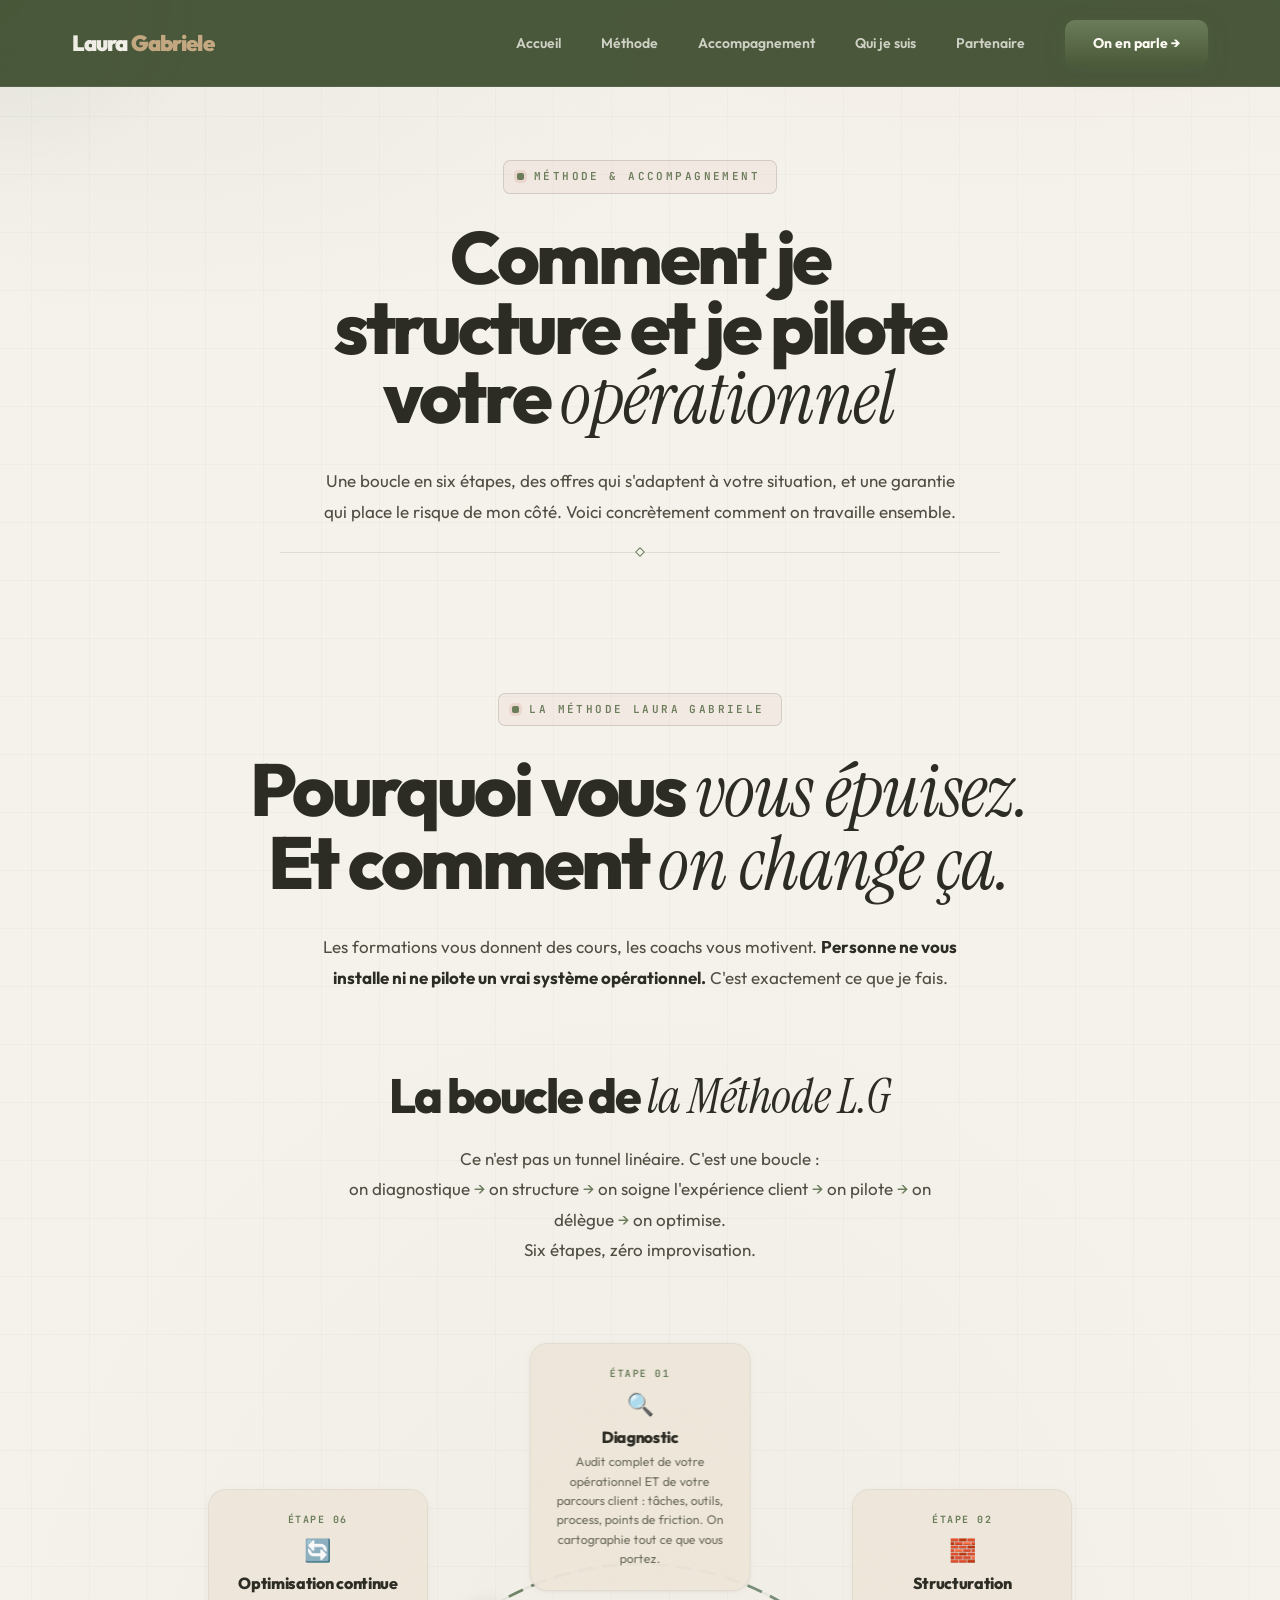
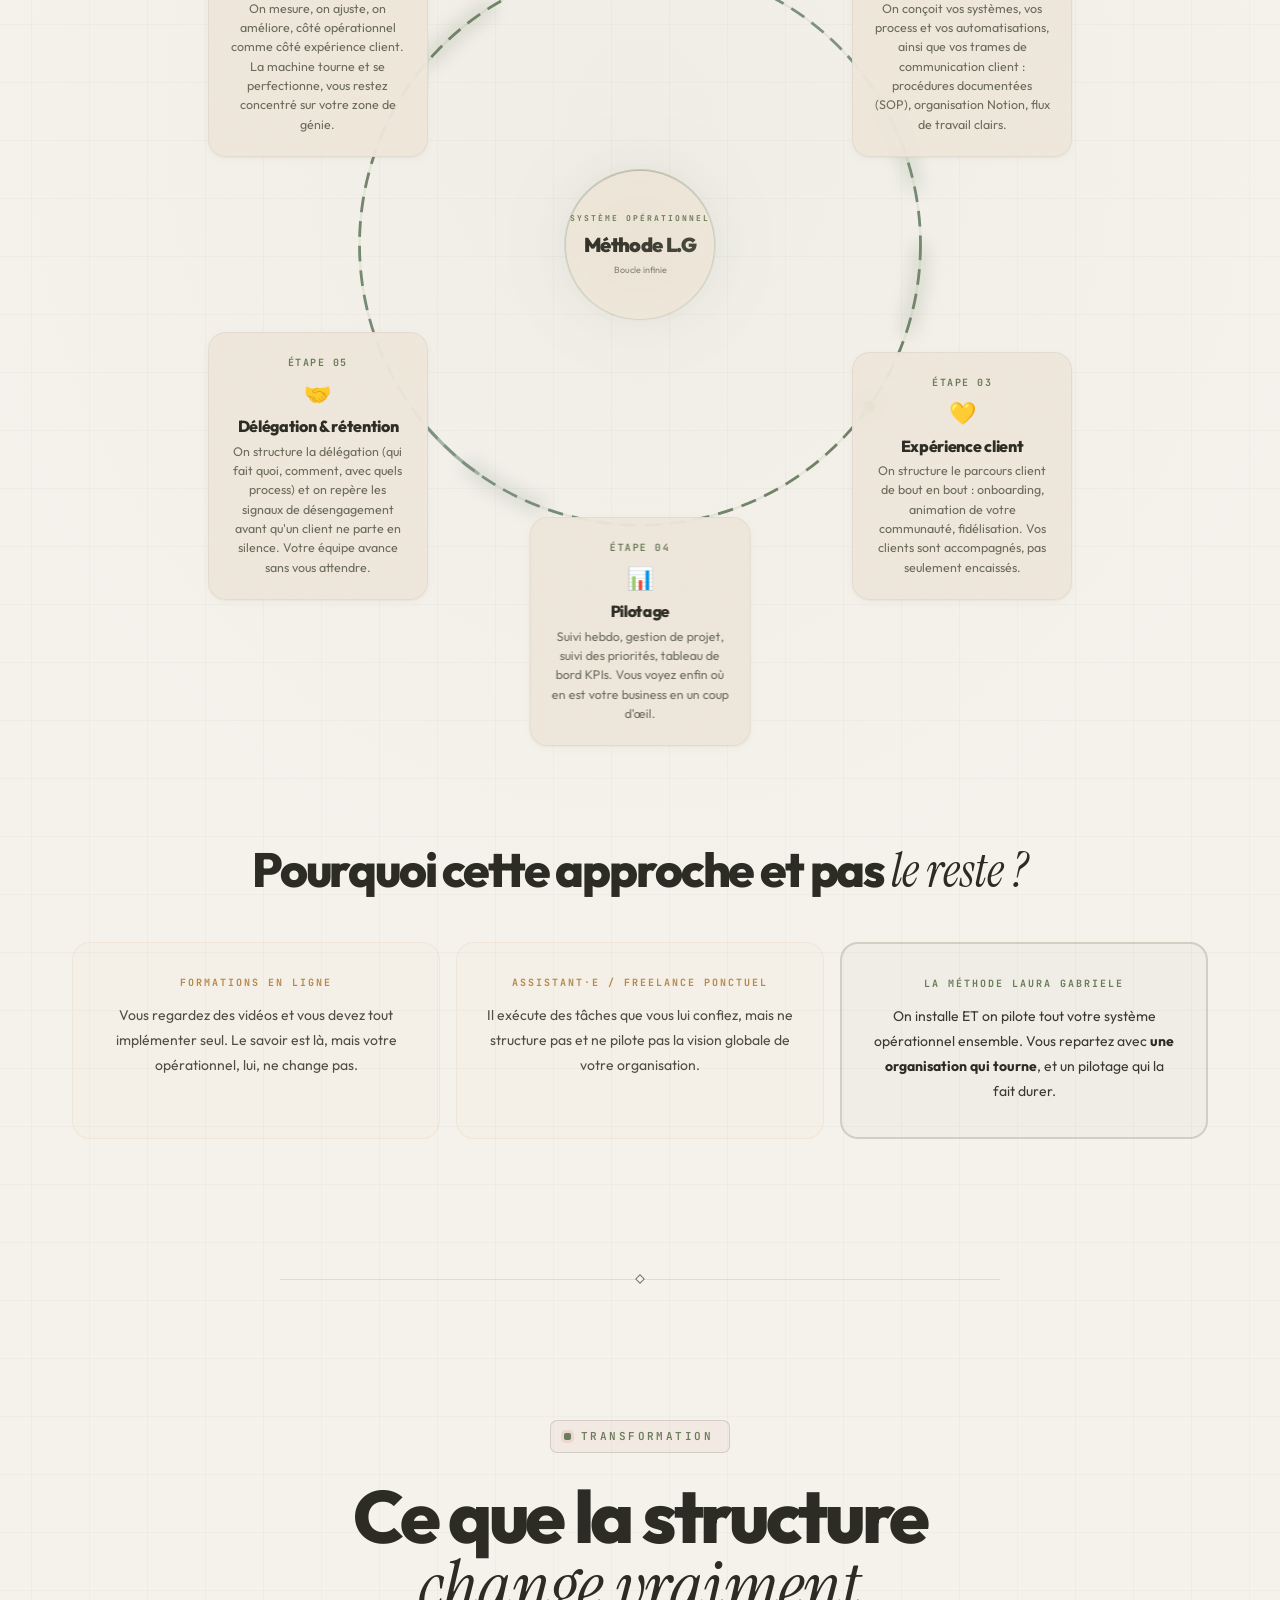
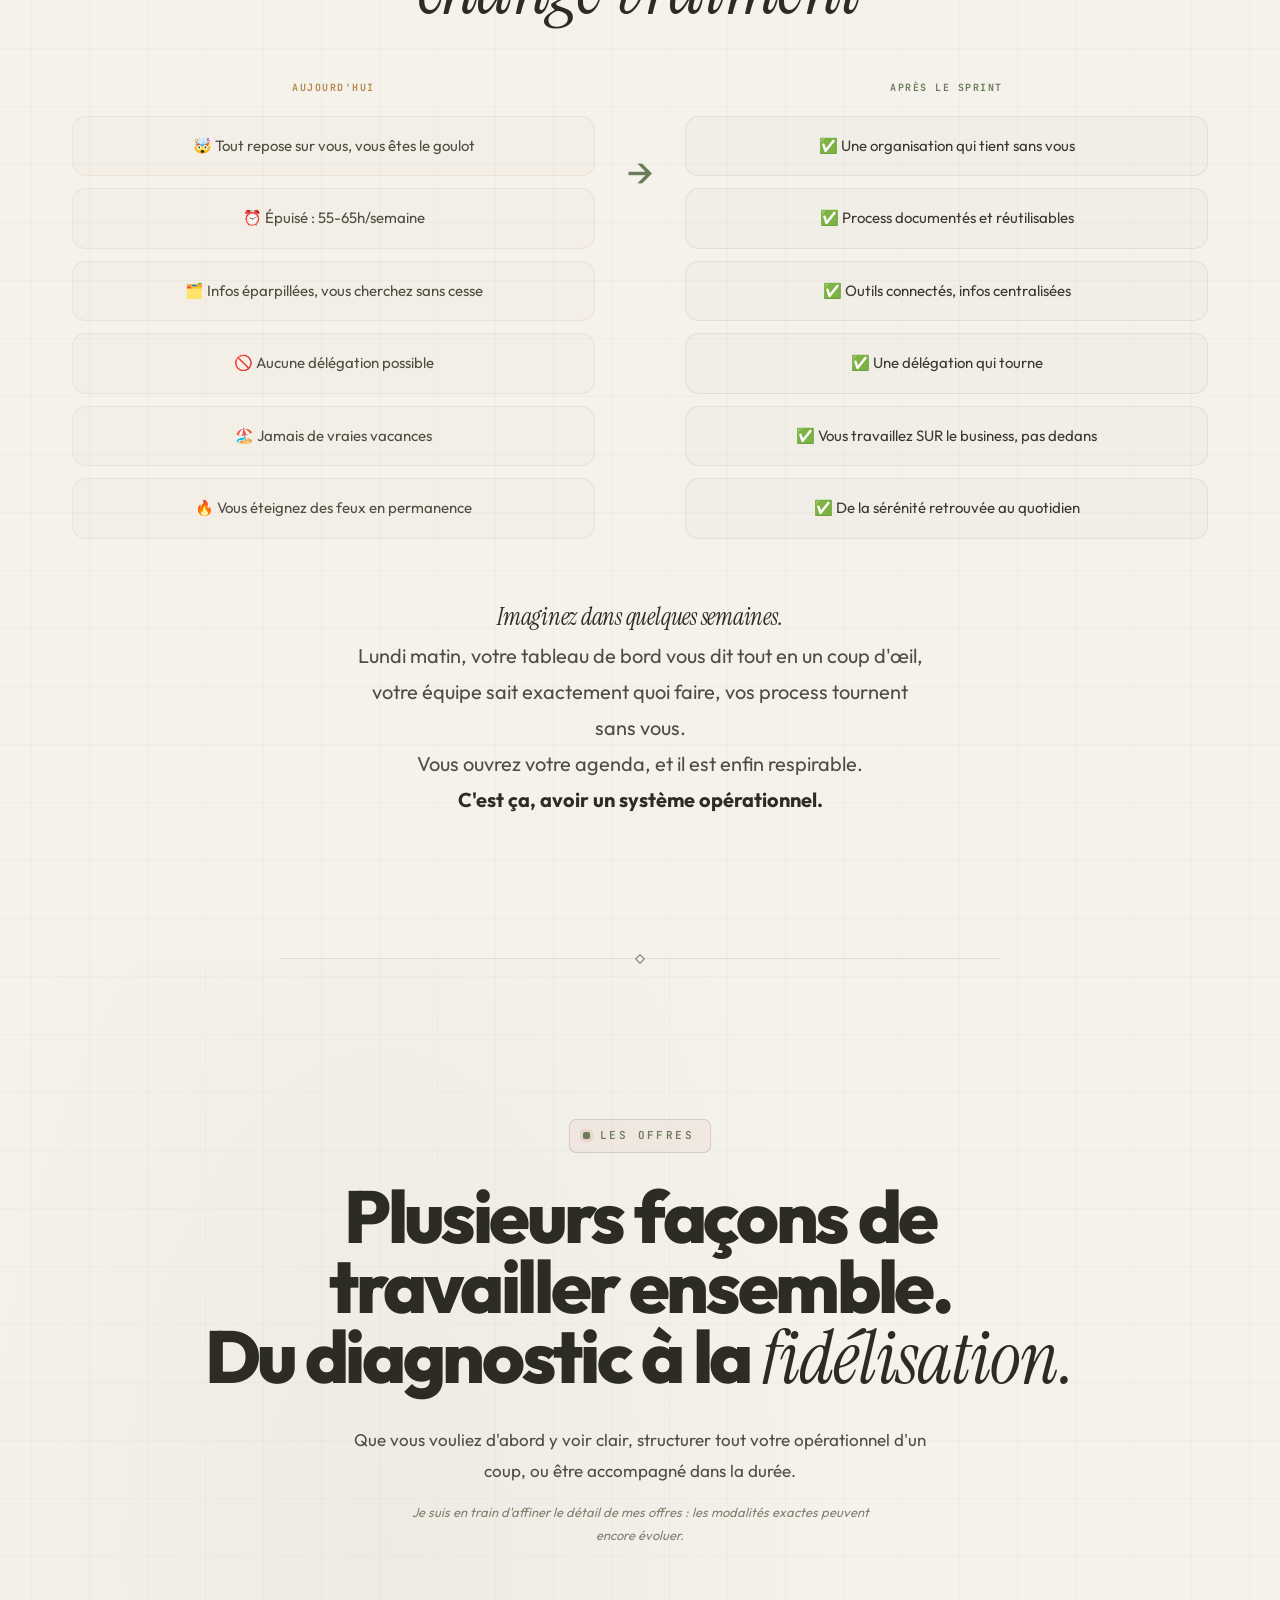
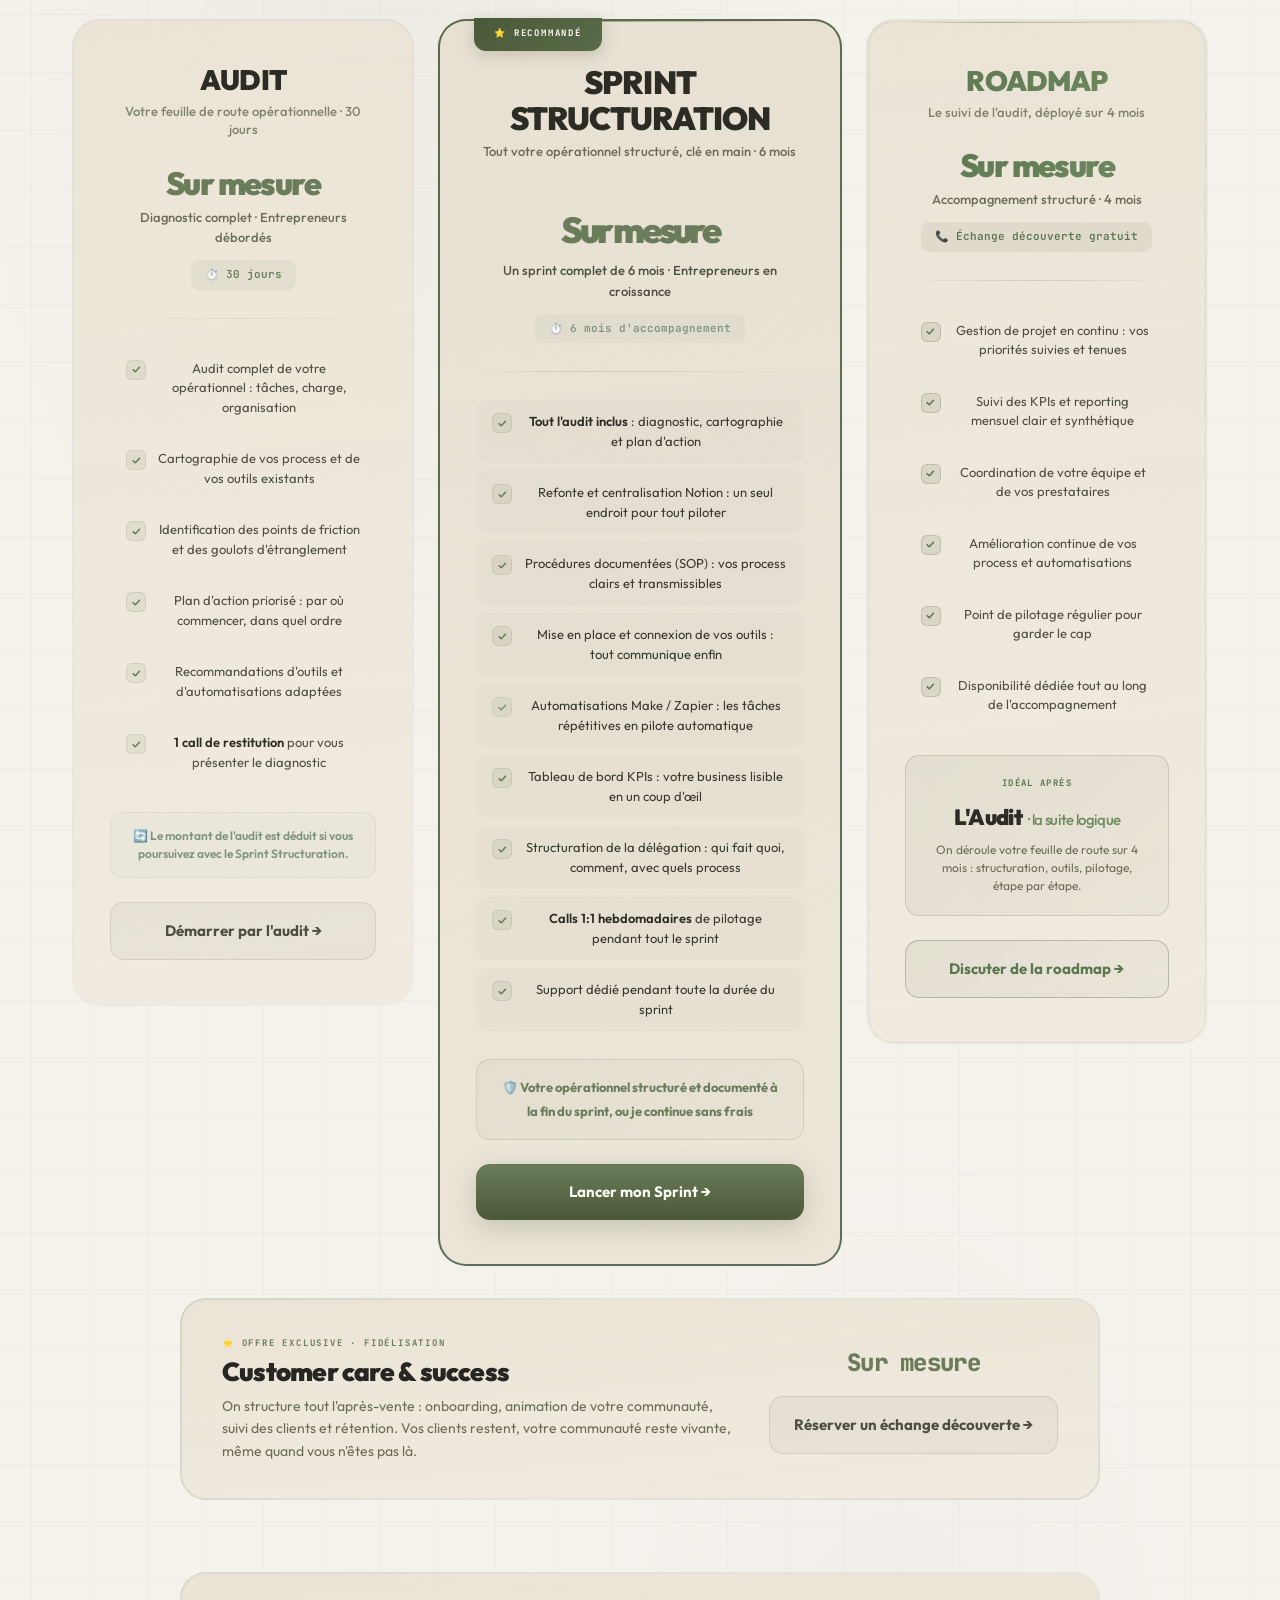
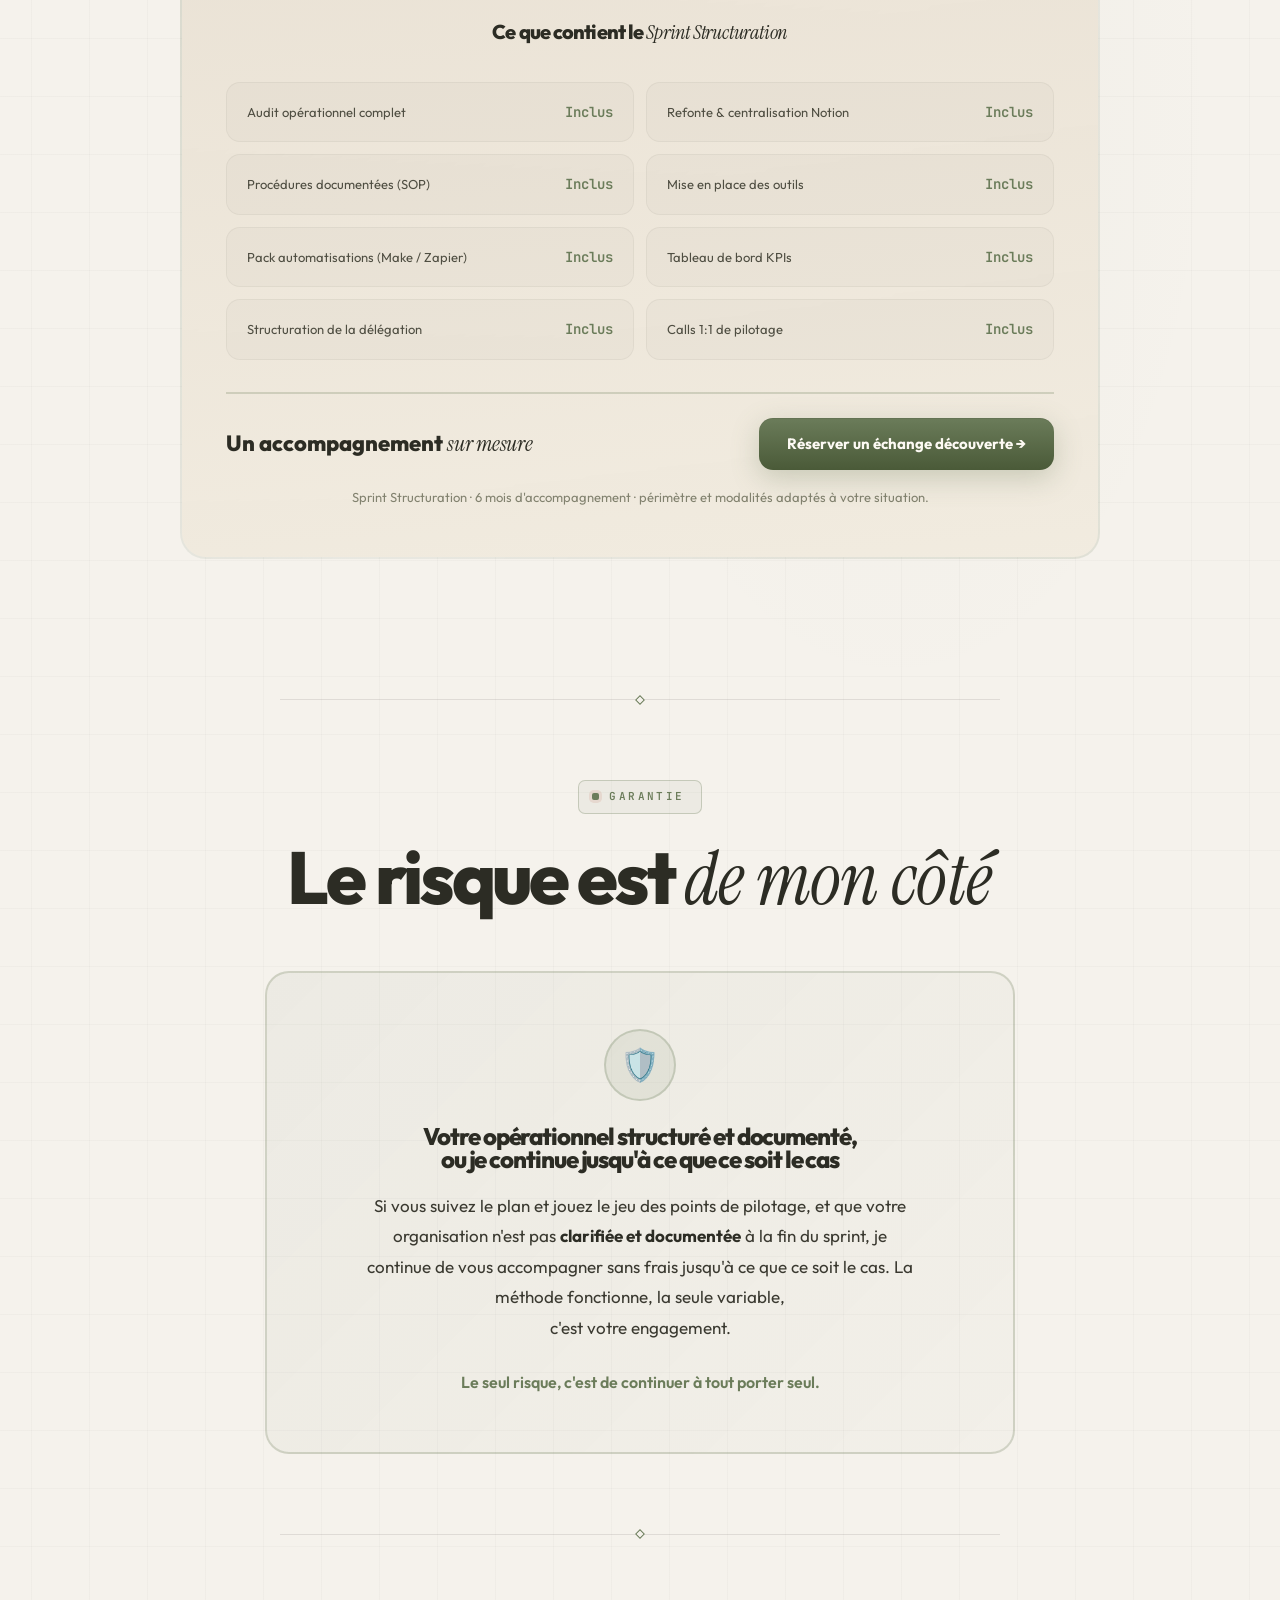
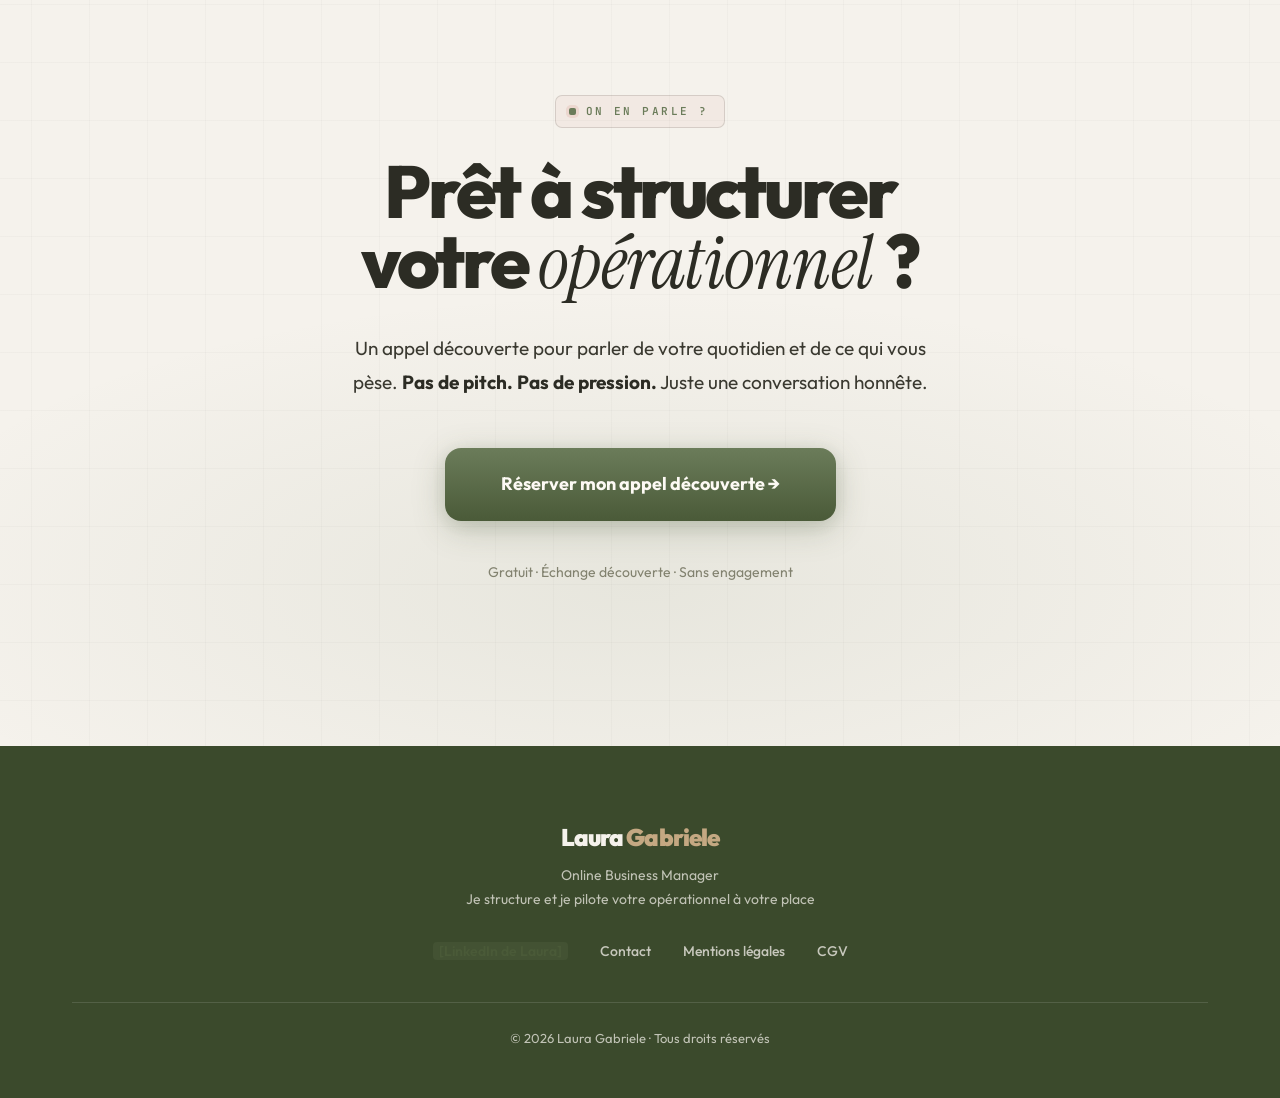
<file: methode.html>
<!DOCTYPE html>
<html lang="fr">
<head>
  <meta charset="UTF-8"/>
  <meta name="viewport" content="width=device-width, initial-scale=1.0"/>
  <title>Méthode & accompagnement · Laura Gabriele OBM</title>
  <meta name="description" content="La Méthode Laura Gabriele en 6 étapes, les offres d'accompagnement et la garantie. Du diagnostic à la fidélisation, on structure et on pilote votre opérationnel."/>

  <link rel="preconnect" href="https://fonts.googleapis.com">
  <link rel="preconnect" href="https://fonts.gstatic.com" crossorigin>
  <link href="https://fonts.googleapis.com/css2?family=Outfit:wght@300;400;500;600;700;800;900&family=JetBrains+Mono:wght@400;500;600;700&family=Instrument+Serif:ital@0;1&display=swap" rel="stylesheet">

  <link rel="stylesheet" href="/styles.css"/>
</head>
<body>

<!-- NAV -->
<nav>
  <div class="nav-inner">
    <a href="/" class="nav-logo">Laura<span> Gabriele</span></a>
    <div class="nav-links">
      <a href="/">Accueil</a>
      <a href="/methode.html#methode" class="active">Méthode</a>
      <a href="/methode.html#offres">Accompagnement</a>
      <a href="/qui-je-suis.html">Qui je suis</a>
      <a href="/partenaire.html">Partenaire</a>
      <a href="/#contact" class="btn nav-cta">On en parle →</a>
    </div>
  </div>
</nav>

<!-- Scroll Progress Bar -->
<div class="scroll-progress" id="scrollProgress"></div>

<!-- Cursor Glow Ambient -->
<div class="cursor-glow" id="cursorGlow"></div>

<section class="section" style="padding-top: 160px; padding-bottom: 24px;">
  <div class="container-narrow" style="text-align: center;">
    <span class="label">Méthode &amp; accompagnement</span>
    <h2 class="fade-up">Comment je structure et je pilote<br/>votre <span class="serif">opérationnel</span></h2>
    <p class="fade-up" style="max-width: 640px; margin: 0 auto;">
      Une boucle en six étapes, des offres qui s'adaptent à votre situation, et une garantie qui place le risque de mon côté. Voici concrètement comment on travaille ensemble.
    </p>
  </div>
</section>

<div class="divider"></div>

<section id="methode" class="section" style="background: radial-gradient(ellipse 80% 50% at 50% 50%, rgba(107,124,90,0.04), transparent 70%);">
  <div class="container" style="text-align: center;">
    <span class="label">La Méthode Laura Gabriele</span>
    <h2 class="fade-up">Pourquoi vous <span class="serif">vous épuisez.</span><br/>Et comment <span class="serif">on change ça.</span></h2>
    <p class="fade-up" style="max-width: 650px; margin: 0 auto;">
      Les formations vous donnent des cours, les coachs vous motivent. <strong style="color: var(--white);">Personne ne vous installe ni ne pilote un vrai système opérationnel.</strong> C'est exactement ce que je fais.
    </p>

    <!-- CYCLE — ORBITAL SYSTEM -->
    <h3 class="fade-up" style="margin-top: 80px;">La boucle de <span class="serif">la Méthode L.G</span></h3>
    <p class="fade-up" style="max-width: 600px; margin: 0 auto 8px;">
      Ce n'est pas un tunnel linéaire. C'est une boucle :<br/>on diagnostique <span style="color: var(--purple-400);">→</span> on structure <span style="color: var(--purple-400);">→</span> on soigne l'expérience client <span style="color: var(--purple-400);">→</span> on pilote <span style="color: var(--purple-400);">→</span> on délègue <span style="color: var(--purple-400);">→</span> on optimise.<br/>Six étapes, zéro improvisation.
    </p>

    <!-- DESKTOP: Orbital circle -->
    <div class="orbit-wrapper fade-up">
      <div class="orbit-container">

        <!-- SVG Ring + particle -->
        <svg class="orbit-svg" viewBox="0 0 820 820">
          <defs>
            <linearGradient id="orbitGrad" x1="0%" y1="0%" x2="100%" y2="100%">
              <stop offset="0%" stop-color="#6B7C5A" />
              <stop offset="50%" stop-color="#7d9482" />
              <stop offset="100%" stop-color="#6B7C5A" />
            </linearGradient>
            <filter id="particleGlow">
              <feGaussianBlur stdDeviation="3" result="blur" />
              <feMerge><feMergeNode in="blur" /><feMergeNode in="SourceGraphic" /></feMerge>
            </filter>
          </defs>
          <circle cx="410" cy="410" r="250" class="orbit-ring-bg" />
          <circle cx="410" cy="410" r="250" class="orbit-ring-dash" />
          <circle cx="410" cy="410" r="250" class="orbit-ring-glow" />
          <circle r="5" filter="url(#particleGlow)" class="orbit-particle">
            <animateMotion dur="8s" repeatCount="indefinite">
              <mpath href="#orbitPath" />
            </animateMotion>
          </circle>
          <path id="orbitPath" d="M 410 160 A 250 250 0 1 1 409.99 160" fill="none" />
          <circle cx="410" cy="410" r="250" class="orbit-particle-trail">
            <animate attributeName="stroke-dashoffset" from="0" to="-1571" dur="8s" repeatCount="indefinite" />
          </circle>
        </svg>

        <!-- Center hub -->
        <div class="orbit-hub">
          <div class="orbit-hub-content">
            <div class="orbit-hub-label">Système opérationnel</div>
            <div class="orbit-hub-name">Méthode L.G</div>
            <div class="orbit-hub-sub">Boucle infinie</div>
          </div>
        </div>

        <!-- 6 Orbital nodes — positioned by CSS percentages -->
        <div class="orbit-node">
          <div class="orbit-node-inner">
            <div class="orbit-node-num">ÉTAPE 01</div>
            <div class="orbit-node-icon">🔍</div>
            <div class="orbit-node-title">Diagnostic</div>
            <div class="orbit-node-desc">Audit complet de votre opérationnel ET de votre parcours client : tâches, outils, process, points de friction. On cartographie tout ce que vous portez.</div>
          </div>
        </div>

        <div class="orbit-node">
          <div class="orbit-node-inner">
            <div class="orbit-node-num">ÉTAPE 02</div>
            <div class="orbit-node-icon">🧱</div>
            <div class="orbit-node-title">Structuration</div>
            <div class="orbit-node-desc">On conçoit vos systèmes, vos process et vos automatisations, ainsi que vos trames de communication client : procédures documentées (SOP), organisation Notion, flux de travail clairs.</div>
          </div>
        </div>

        <div class="orbit-node">
          <div class="orbit-node-inner">
            <div class="orbit-node-num">ÉTAPE 03</div>
            <div class="orbit-node-icon">💛</div>
            <div class="orbit-node-title">Expérience client</div>
            <div class="orbit-node-desc">On structure le parcours client de bout en bout : onboarding, animation de votre communauté, fidélisation. Vos clients sont accompagnés, pas seulement encaissés.</div>
          </div>
        </div>

        <div class="orbit-node">
          <div class="orbit-node-inner">
            <div class="orbit-node-num">ÉTAPE 04</div>
            <div class="orbit-node-icon">📊</div>
            <div class="orbit-node-title">Pilotage</div>
            <div class="orbit-node-desc">Suivi hebdo, gestion de projet, suivi des priorités, tableau de bord KPIs. Vous voyez enfin où en est votre business en un coup d'œil.</div>
          </div>
        </div>

        <div class="orbit-node">
          <div class="orbit-node-inner">
            <div class="orbit-node-num">ÉTAPE 05</div>
            <div class="orbit-node-icon">🤝</div>
            <div class="orbit-node-title">Délégation & rétention</div>
            <div class="orbit-node-desc">On structure la délégation (qui fait quoi, comment, avec quels process) et on repère les signaux de désengagement avant qu'un client ne parte en silence. Votre équipe avance sans vous attendre.</div>
          </div>
        </div>

        <div class="orbit-node">
          <div class="orbit-node-inner">
            <div class="orbit-node-num">ÉTAPE 06</div>
            <div class="orbit-node-icon">🔄</div>
            <div class="orbit-node-title">Optimisation continue</div>
            <div class="orbit-node-desc">On mesure, on ajuste, on améliore, côté opérationnel comme côté expérience client. La machine tourne et se perfectionne, vous restez concentré sur votre zone de génie.</div>
          </div>
        </div>

      </div>
    </div>

    <!-- MOBILE: Vertical timeline -->
    <div class="orbit-mobile">
      <div class="orbit-m-step">
        <div class="orbit-m-num">ÉTAPE 01</div>
        <div class="orbit-m-title">🔍 Diagnostic</div>
        <div class="orbit-m-desc">Audit complet de votre opérationnel ET de votre parcours client : tâches, outils, process, points de friction. On cartographie tout ce que vous portez.</div>
      </div>
      <div class="orbit-m-step">
        <div class="orbit-m-num">ÉTAPE 02</div>
        <div class="orbit-m-title">🧱 Structuration</div>
        <div class="orbit-m-desc">On conçoit vos systèmes, vos process et vos automatisations, ainsi que vos trames de communication client : procédures documentées (SOP), organisation Notion, flux de travail clairs.</div>
      </div>
      <div class="orbit-m-step">
        <div class="orbit-m-num">ÉTAPE 03</div>
        <div class="orbit-m-title">💛 Expérience client</div>
        <div class="orbit-m-desc">On structure le parcours client de bout en bout : onboarding, animation de votre communauté, fidélisation. Vos clients sont accompagnés, pas seulement encaissés.</div>
      </div>
      <div class="orbit-m-step">
        <div class="orbit-m-num">ÉTAPE 04</div>
        <div class="orbit-m-title">📊 Pilotage</div>
        <div class="orbit-m-desc">Suivi hebdo, gestion de projet, suivi des priorités, tableau de bord KPIs. Vous voyez enfin où en est votre business en un coup d'œil.</div>
      </div>
      <div class="orbit-m-step">
        <div class="orbit-m-num">ÉTAPE 05</div>
        <div class="orbit-m-title">🤝 Délégation & rétention</div>
        <div class="orbit-m-desc">On structure la délégation (qui fait quoi, comment, avec quels process) et on repère les signaux de désengagement avant qu'un client ne parte en silence. Votre équipe avance sans vous attendre.</div>
      </div>
      <div class="orbit-m-step">
        <div class="orbit-m-num">ÉTAPE 06</div>
        <div class="orbit-m-title">🔄 Optimisation continue</div>
        <div class="orbit-m-desc">On mesure, on ajuste, on améliore, côté opérationnel comme côté expérience client. La machine tourne et se perfectionne, vous restez concentré sur votre zone de génie.</div>
      </div>
      <div class="orbit-loop-back">↻ La boucle se referme · Étape 06 alimente Étape 01</div>
    </div>

    <!-- DIFFÉRENCIATION -->
    <h3 class="fade-up" style="margin-top: 80px;">Pourquoi cette approche et pas <span class="serif">le reste ?</span></h3>
    <div class="diff-grid fade-up stagger-children">
      <div class="diff-card diff-vs">
        <div class="diff-label" style="color: var(--red-400);">Formations en ligne</div>
        <p style="margin: 0; font-size: 0.875rem;">Vous regardez des vidéos et vous devez tout implémenter seul. Le savoir est là, mais votre opérationnel, lui, ne change pas.</p>
      </div>
      <div class="diff-card diff-vs">
        <div class="diff-label" style="color: var(--red-400);">Assistant·e / freelance ponctuel</div>
        <p style="margin: 0; font-size: 0.875rem;">Il exécute des tâches que vous lui confiez, mais ne structure pas et ne pilote pas la vision globale de votre organisation.</p>
      </div>
      <div class="diff-card diff-pulse">
        <div class="diff-label" style="color: var(--purple-400);">La Méthode Laura Gabriele</div>
        <p style="margin: 0; font-size: 0.875rem; color: var(--gray-200);">On installe ET on pilote tout votre système opérationnel ensemble. Vous repartez avec <strong style="color: var(--white);">une organisation qui tourne</strong>, et un pilotage qui la fait durer.</p>
      </div>
    </div>
  </div>
</section>

<div class="divider"></div>

<section class="section">
  <div class="container" style="text-align: center;">
    <span class="label">Transformation</span>
    <h2 class="fade-up">Ce que la structure<br/><span class="serif">change vraiment</span></h2>

    <div class="tf-grid fade-up">
      <div class="tf-col">
        <div style="font-family: 'JetBrains Mono', monospace; font-size: 0.625rem; color: var(--red-400); font-weight: 700; letter-spacing: 0.15em; text-transform: uppercase; margin-bottom: 8px; text-align: center;">AUJOURD'HUI</div>
        <div class="tf-item tf-before">🤯 Tout repose sur vous, vous êtes le goulot</div>
        <div class="tf-item tf-before">⏰ Épuisé : 55-65h/semaine</div>
        <div class="tf-item tf-before">🗂️ Infos éparpillées, vous cherchez sans cesse</div>
        <div class="tf-item tf-before">🚫 Aucune délégation possible</div>
        <div class="tf-item tf-before">🏖️ Jamais de vraies vacances</div>
        <div class="tf-item tf-before">🔥 Vous éteignez des feux en permanence</div>
      </div>
      <div class="tf-arrow">→</div>
      <div class="tf-col">
        <div style="font-family: 'JetBrains Mono', monospace; font-size: 0.625rem; color: var(--green-400); font-weight: 700; letter-spacing: 0.15em; text-transform: uppercase; margin-bottom: 8px; text-align: center;">APRÈS LE SPRINT</div>
        <div class="tf-item tf-after">✅ Une organisation qui tient sans vous</div>
        <div class="tf-item tf-after">✅ Process documentés et réutilisables</div>
        <div class="tf-item tf-after">✅ Outils connectés, infos centralisées</div>
        <div class="tf-item tf-after">✅ Une délégation qui tourne</div>
        <div class="tf-item tf-after">✅ Vous travaillez SUR le business, pas dedans</div>
        <div class="tf-item tf-after">✅ De la sérénité retrouvée au quotidien</div>
      </div>
    </div>

    <div class="fade-up" style="margin-top: 56px; max-width: 620px; margin-left: auto; margin-right: auto;">
      <p style="font-size: 1.25rem; line-height: 1.8;">
        <span class="serif" style="font-size: 1.5rem; color: var(--white);">Imaginez dans quelques semaines.</span><br/>
        Lundi matin, votre tableau de bord vous dit tout en un coup d'œil,<br/>votre équipe sait exactement quoi faire, vos process tournent sans vous.<br/>
        Vous ouvrez votre agenda, et il est enfin respirable.<br/>
        <strong style="color: var(--white);">C'est ça, avoir un système opérationnel.</strong>
      </p>
    </div>
  </div>
</section>

<div class="divider"></div>

<section id="offres" class="offers-section">
  <div class="container" style="text-align: center; position: relative; z-index: 1;">
    <span class="label">Les offres</span>
    <h2 class="fade-up">Plusieurs façons de travailler ensemble.<br/>Du diagnostic à la <span class="serif">fidélisation.</span></h2>
    <p class="fade-up" style="max-width: 580px; margin: 0 auto; font-size: 1.0625rem;">
      Que vous vouliez d'abord y voir clair, structurer tout votre opérationnel d'un coup, ou être accompagné dans la durée.
    </p>
    <p class="fade-up" style="max-width: 520px; margin: 14px auto 0; font-size: 0.8125rem; color: var(--gray-500); font-style: italic;">
      Je suis en train d'affiner le détail de mes offres : les modalités exactes peuvent encore évoluer.
    </p>

    <div class="offers-wrapper fade-up">

      <!-- ===== STARTER ===== -->
      <div class="o-card o-card--starter">
        <div class="o-card-inner">
          <div class="o-header">
            <div class="o-name">AUDIT</div>
            <div class="o-tagline">Votre feuille de route opérationnelle · 30 jours</div>
          </div>

          <div class="o-pricing">
            <div class="o-price gradient-text" style="font-size: 2rem;">Sur mesure</div>
            <div class="o-duration">Diagnostic complet · Entrepreneurs débordés</div>
            <div class="o-installment" style="background: rgba(107,124,90,0.08); color: var(--purple-400);">⏱️ 30 jours</div>
          </div>

          <div class="o-sep" style="background: linear-gradient(90deg, transparent, rgba(40,38,34,0.08), transparent);"></div>

          <div class="o-features">
            <div class="o-feat">
              <div class="o-feat-check o-feat-check--default">✓</div>
              <div class="o-feat-text">Audit complet de votre opérationnel : tâches, charge, organisation</div>
            </div>
            <div class="o-feat">
              <div class="o-feat-check o-feat-check--default">✓</div>
              <div class="o-feat-text">Cartographie de vos process et de vos outils existants</div>
            </div>
            <div class="o-feat">
              <div class="o-feat-check o-feat-check--default">✓</div>
              <div class="o-feat-text">Identification des points de friction et des goulots d'étranglement</div>
            </div>
            <div class="o-feat">
              <div class="o-feat-check o-feat-check--default">✓</div>
              <div class="o-feat-text">Plan d'action priorisé : par où commencer, dans quel ordre</div>
            </div>
            <div class="o-feat">
              <div class="o-feat-check o-feat-check--default">✓</div>
              <div class="o-feat-text">Recommandations d'outils et d'automatisations adaptées</div>
            </div>
            <div class="o-feat">
              <div class="o-feat-check o-feat-check--default">✓</div>
              <div class="o-feat-text"><strong>1 call de restitution</strong> pour vous présenter le diagnostic</div>
            </div>
          </div>

          <div class="o-passerelle">🔄 Le montant de l'audit est déduit si vous poursuivez avec le Sprint Structuration.</div>

          <a href="/#contact" class="o-cta o-cta--ghost">Démarrer par l'audit →</a>
        </div>
      </div>

      <!-- ===== SPRINT STRUCTURATION (FEATURED) ===== -->
      <div class="o-card o-card--featured">
        <div class="o-badge">⭐ Recommandé</div>
        <div class="o-card-inner">
          <div class="o-header">
            <div class="o-name" style="font-size: 2rem;">SPRINT STRUCTURATION</div>
            <div class="o-tagline" style="color: var(--gray-400);">Tout votre opérationnel structuré, clé en main · 6 mois</div>
          </div>

          <div class="o-pricing">
            <div class="o-price">
              <span class="gradient-text" style="font-size: 2.25rem;">Sur mesure</span>
            </div>
            <div class="o-duration" style="color: var(--gray-300);">Un sprint complet de 6 mois · Entrepreneurs en croissance</div>
            <div class="o-installment" style="background: rgba(125,148,130,0.08); color: var(--cyan-400);">⏱️ 6 mois d'accompagnement</div>
          </div>

          <div class="o-sep" style="background: linear-gradient(90deg, transparent, rgba(107,124,90,0.25), rgba(125,148,130,0.15), transparent);"></div>

          <div class="o-features">
            <div class="o-feat">
              <div class="o-feat-check o-feat-check--green">✓</div>
              <div class="o-feat-text"><strong>Tout l'audit inclus</strong> : diagnostic, cartographie et plan d'action</div>
            </div>
            <div class="o-feat">
              <div class="o-feat-check o-feat-check--default">✓</div>
              <div class="o-feat-text">Refonte et centralisation Notion : un seul endroit pour tout piloter</div>
            </div>
            <div class="o-feat">
              <div class="o-feat-check o-feat-check--default">✓</div>
              <div class="o-feat-text">Procédures documentées (SOP) : vos process clairs et transmissibles</div>
            </div>
            <div class="o-feat">
              <div class="o-feat-check o-feat-check--default">✓</div>
              <div class="o-feat-text">Mise en place et connexion de vos outils : tout communique enfin</div>
            </div>
            <div class="o-feat">
              <div class="o-feat-check o-feat-check--cyan">✓</div>
              <div class="o-feat-text">Automatisations Make / Zapier : les tâches répétitives en pilote automatique</div>
            </div>
            <div class="o-feat">
              <div class="o-feat-check o-feat-check--default">✓</div>
              <div class="o-feat-text">Tableau de bord KPIs : votre business lisible en un coup d'œil</div>
            </div>
            <div class="o-feat">
              <div class="o-feat-check o-feat-check--default">✓</div>
              <div class="o-feat-text">Structuration de la délégation : qui fait quoi, comment, avec quels process</div>
            </div>
            <div class="o-feat">
              <div class="o-feat-check o-feat-check--default">✓</div>
              <div class="o-feat-text"><strong>Calls 1:1 hebdomadaires</strong> de pilotage pendant tout le sprint</div>
            </div>
            <div class="o-feat">
              <div class="o-feat-check o-feat-check--default">✓</div>
              <div class="o-feat-text">Support dédié pendant toute la durée du sprint</div>
            </div>
          </div>

          <div class="o-guarantee">
            <p>🛡️ Votre opérationnel structuré et documenté à la fin du sprint, ou je continue sans frais</p>
          </div>

          <a href="/#contact" class="o-cta o-cta--primary">Lancer mon Sprint →</a>
        </div>
      </div>

      <!-- ===== ENTREPRISE ===== -->
      <div class="o-card o-card--entreprise">
        <div class="o-card-inner">
          <div class="o-header">
            <div class="o-name">ROADMAP</div>
            <div class="o-tagline">Le suivi de l'audit, déployé sur 4 mois</div>
          </div>

          <div class="o-pricing">
            <div class="o-price" style="font-size: 2rem; background: linear-gradient(135deg, #5c7650, #6f8a5f); -webkit-background-clip: text; -webkit-text-fill-color: transparent; background-clip: text;">Sur mesure</div>
            <div class="o-duration">Accompagnement structuré · 4 mois</div>
            <div class="o-installment" style="background: rgba(74,90,56,0.08); color: #5c7650;">📞 Échange découverte gratuit</div>
          </div>

          <div class="o-sep" style="background: linear-gradient(90deg, transparent, rgba(74,90,56,0.2), transparent);"></div>

          <div class="o-features">
            <div class="o-feat">
              <div class="o-feat-check o-feat-check--default">✓</div>
              <div class="o-feat-text">Gestion de projet en continu : vos priorités suivies et tenues</div>
            </div>
            <div class="o-feat">
              <div class="o-feat-check o-feat-check--default">✓</div>
              <div class="o-feat-text">Suivi des KPIs et reporting mensuel clair et synthétique</div>
            </div>
            <div class="o-feat">
              <div class="o-feat-check o-feat-check--default">✓</div>
              <div class="o-feat-text">Coordination de votre équipe et de vos prestataires</div>
            </div>
            <div class="o-feat">
              <div class="o-feat-check o-feat-check--default">✓</div>
              <div class="o-feat-text">Amélioration continue de vos process et automatisations</div>
            </div>
            <div class="o-feat">
              <div class="o-feat-check o-feat-check--default">✓</div>
              <div class="o-feat-text">Point de pilotage régulier pour garder le cap</div>
            </div>
            <div class="o-feat">
              <div class="o-feat-check o-feat-check--default">✓</div>
              <div class="o-feat-text">Disponibilité dédiée tout au long de l'accompagnement</div>
            </div>
          </div>

          <div class="o-partner">
            <div class="o-partner-label">Idéal après</div>
            <div class="o-partner-name">L'Audit<span> · la suite logique</span></div>
            <div class="o-partner-desc">On déroule votre feuille de route sur 4 mois : structuration, outils, pilotage, étape par étape.</div>
          </div>

          <a href="/#contact" class="o-cta o-cta--outline">Discuter de la roadmap →</a>
        </div>
      </div>

    </div>

    <!-- ===== 4e OFFRE · EXCLU FIDÉLISATION ===== -->
    <div class="fade-up" style="max-width: 920px; margin: 32px auto 0; padding: 2px; border-radius: 26px; background: linear-gradient(135deg, rgba(107,124,90,0.25), rgba(125,148,130,0.12), rgba(107,124,90,0.18));">
      <div style="border-radius: 24px; padding: 36px 40px; background: linear-gradient(175deg, rgba(235,227,214,0.97), rgba(241,235,223,0.99)); display: flex; flex-wrap: wrap; align-items: center; justify-content: space-between; gap: 28px; text-align: left;">
        <div style="flex: 1; min-width: 280px;">
          <div style="font-family: 'JetBrains Mono', monospace; font-size: 0.5625rem; letter-spacing: 0.2em; text-transform: uppercase; font-weight: 700; color: var(--purple-400); margin-bottom: 8px;">⭐ Offre exclusive · Fidélisation</div>
          <div style="font-size: 1.625rem; font-weight: 900; color: var(--ink, #282622); letter-spacing: -0.03em; line-height: 1.1; margin-bottom: 8px;">Customer care &amp; success</div>
          <p style="margin: 0; font-size: 0.875rem; color: var(--gray-400); line-height: 1.6; max-width: 520px;">On structure tout l'après-vente : onboarding, animation de votre communauté, suivi des clients et rétention. Vos clients restent, votre communauté reste vivante, même quand vous n'êtes pas là.</p>
        </div>
        <div style="text-align: center;">
          <div style="font-family: 'JetBrains Mono', monospace; font-size: 1.5rem; font-weight: 900; letter-spacing: -0.03em;" class="gradient-text">Sur mesure</div>
          <a href="/#contact" class="o-cta o-cta--ghost" style="margin-top: 14px; display: inline-block;">Réserver un échange découverte →</a>
        </div>
      </div>
    </div>

    <!-- VALUE STACK — PREMIUM -->
    <div class="fade-up" style="max-width: 920px; margin: 72px auto 0; padding: 2px; border-radius: 26px; background: linear-gradient(135deg, rgba(107,124,90,0.2), rgba(125,148,130,0.1), rgba(107,124,90,0.15));">
      <div style="border-radius: 24px; padding: 48px 44px; background: linear-gradient(175deg, rgba(235,227,214,0.97), rgba(241,235,223,0.99));">
        <h4 style="text-align: center; margin-bottom: 36px; font-size: 1.25rem;">Ce que contient le <span class="serif">Sprint Structuration</span></h4>

        <div class="vs-grid">
          <div class="vs-item"><div class="vs-label">Audit opérationnel complet</div><div class="vs-val" style="color: var(--green-400);">Inclus</div></div>
          <div class="vs-item"><div class="vs-label">Refonte & centralisation Notion</div><div class="vs-val" style="color: var(--green-400);">Inclus</div></div>
          <div class="vs-item"><div class="vs-label">Procédures documentées (SOP)</div><div class="vs-val" style="color: var(--green-400);">Inclus</div></div>
          <div class="vs-item"><div class="vs-label">Mise en place des outils</div><div class="vs-val" style="color: var(--green-400);">Inclus</div></div>
          <div class="vs-item"><div class="vs-label">Pack automatisations (Make / Zapier)</div><div class="vs-val" style="color: var(--green-400);">Inclus</div></div>
          <div class="vs-item"><div class="vs-label">Tableau de bord KPIs</div><div class="vs-val" style="color: var(--green-400);">Inclus</div></div>
          <div class="vs-item"><div class="vs-label">Structuration de la délégation</div><div class="vs-val" style="color: var(--green-400);">Inclus</div></div>
          <div class="vs-item"><div class="vs-label">Calls 1:1 de pilotage</div><div class="vs-val" style="color: var(--green-400);">Inclus</div></div>
        </div>

        <div style="display: flex; flex-wrap: wrap; gap: 20px; justify-content: space-between; align-items: center; padding: 24px 0 0; margin-top: 20px; border-top: 2px solid rgba(107,124,90,0.25);">
          <div style="font-size: 1.375rem; font-weight: 800; color: var(--white);">Un accompagnement <span class="serif" style="font-weight: 400;">sur mesure</span></div>
          <a href="/#contact" class="o-cta o-cta--primary" style="width: auto; padding: 14px 28px;">Réserver un échange découverte →</a>
        </div>
        <p style="text-align: center; margin-top: 16px; font-size: 0.8125rem; color: var(--gray-500);">Sprint Structuration · 6 mois d'accompagnement · périmètre et modalités adaptés à votre situation.</p>
      </div>
    </div>
  </div>
</section>

<div class="divider"></div>

<section class="section" style="padding-top: 80px; padding-bottom: 80px;">
  <div class="container-narrow" style="text-align: center;">
    <span class="label" style="border-color: rgba(107,124,90,0.3); color: var(--green-400); background: rgba(107,124,90,0.06);">Garantie</span>
    <h2 class="fade-up">Le risque est <span class="serif">de mon côté</span></h2>
    
    <div class="garantie-box fade-up">
      <div class="garantie-icon">🛡️</div>
      <h3 style="font-size: 1.5rem; margin-bottom: 20px;">Votre opérationnel structuré et documenté,<br/>ou je continue jusqu'à ce que ce soit le cas</h3>
      <p style="font-size: 1.0625rem; color: var(--gray-200); line-height: 1.8; max-width: 550px; margin: 0 auto;">
        Si vous suivez le plan et jouez le jeu des points de pilotage, et que votre organisation n'est pas <strong style="color: var(--white);">clarifiée et documentée</strong> à la fin du sprint, je continue de vous accompagner sans frais jusqu'à ce que ce soit le cas. La méthode fonctionne, la seule variable,<br/>c'est votre engagement.
      </p>
      <p style="margin-top: 24px; font-size: 1rem; color: var(--green-400); font-weight: 600;">
        Le seul risque, c'est de continuer à tout porter seul.
      </p>
    </div>
  </div>
</section>

<div class="divider"></div>

<section class="final-cta">
  <div class="final-content container-narrow">
    <span class="label">On en parle ?</span>
    <h2 class="fade-up">Prêt à structurer<br/>votre <span class="serif">opérationnel</span> ?</h2>
    <p class="fade-up" style="max-width: 600px; margin: 24px auto 48px; font-size: 1.1875rem; color: var(--gray-200);">
      Un appel découverte pour parler de votre quotidien et de ce qui vous pèse. <strong style="color: var(--white);">Pas de pitch. Pas de pression.</strong> Juste une conversation honnête.
    </p>
    <div class="fade-up"><a href="/#contact" class="btn btn-lg">Réserver mon appel découverte →</a></div>
    <p class="fade-up" style="margin-top: 40px; font-size: 0.875rem; color: var(--gray-500);">
      Gratuit · Échange découverte · Sans engagement
    </p>
  </div>
</section>

<!-- FOOTER -->
<footer>
  <div class="container">
    <div style="font-size: 1.5rem; font-weight: 900; color: var(--white); letter-spacing: -0.04em; margin-bottom: 8px;">Laura<span style="color: var(--purple-400);"> Gabriele</span></div>
    <p style="color: var(--gray-500); font-size: 0.875rem; line-height: 1.7;">
      Online Business Manager<br/>Je structure et je pilote votre opérationnel à votre place
    </p>
    <div class="footer-links">
      <a href="#"><mark style="background:rgba(107,124,90,0.16);color:#4A5A38;padding:0 6px;border-radius:4px;font-weight:600;">[LinkedIn de Laura]</mark></a>
      <a href="/#contact">Contact</a>
      <a href="#">Mentions légales</a>
      <a href="#">CGV</a>
    </div>
    <div style="margin-top: 40px; padding-top: 24px; border-top: 1px solid rgba(40,38,34,0.04);">
      <p style="color: var(--gray-600); font-size: 0.8125rem;">© 2026 Laura Gabriele · Tous droits réservés</p>
    </div>
  </div>
</footer>

<!-- STICKY CTA MOBILE -->
<div class="sticky-cta"><a href="/#contact" class="btn" style="width: 100%; padding: 16px;">Reprendre la main →</a></div>

<script src="/app.js" defer></script>

</body>
</html>
</file>
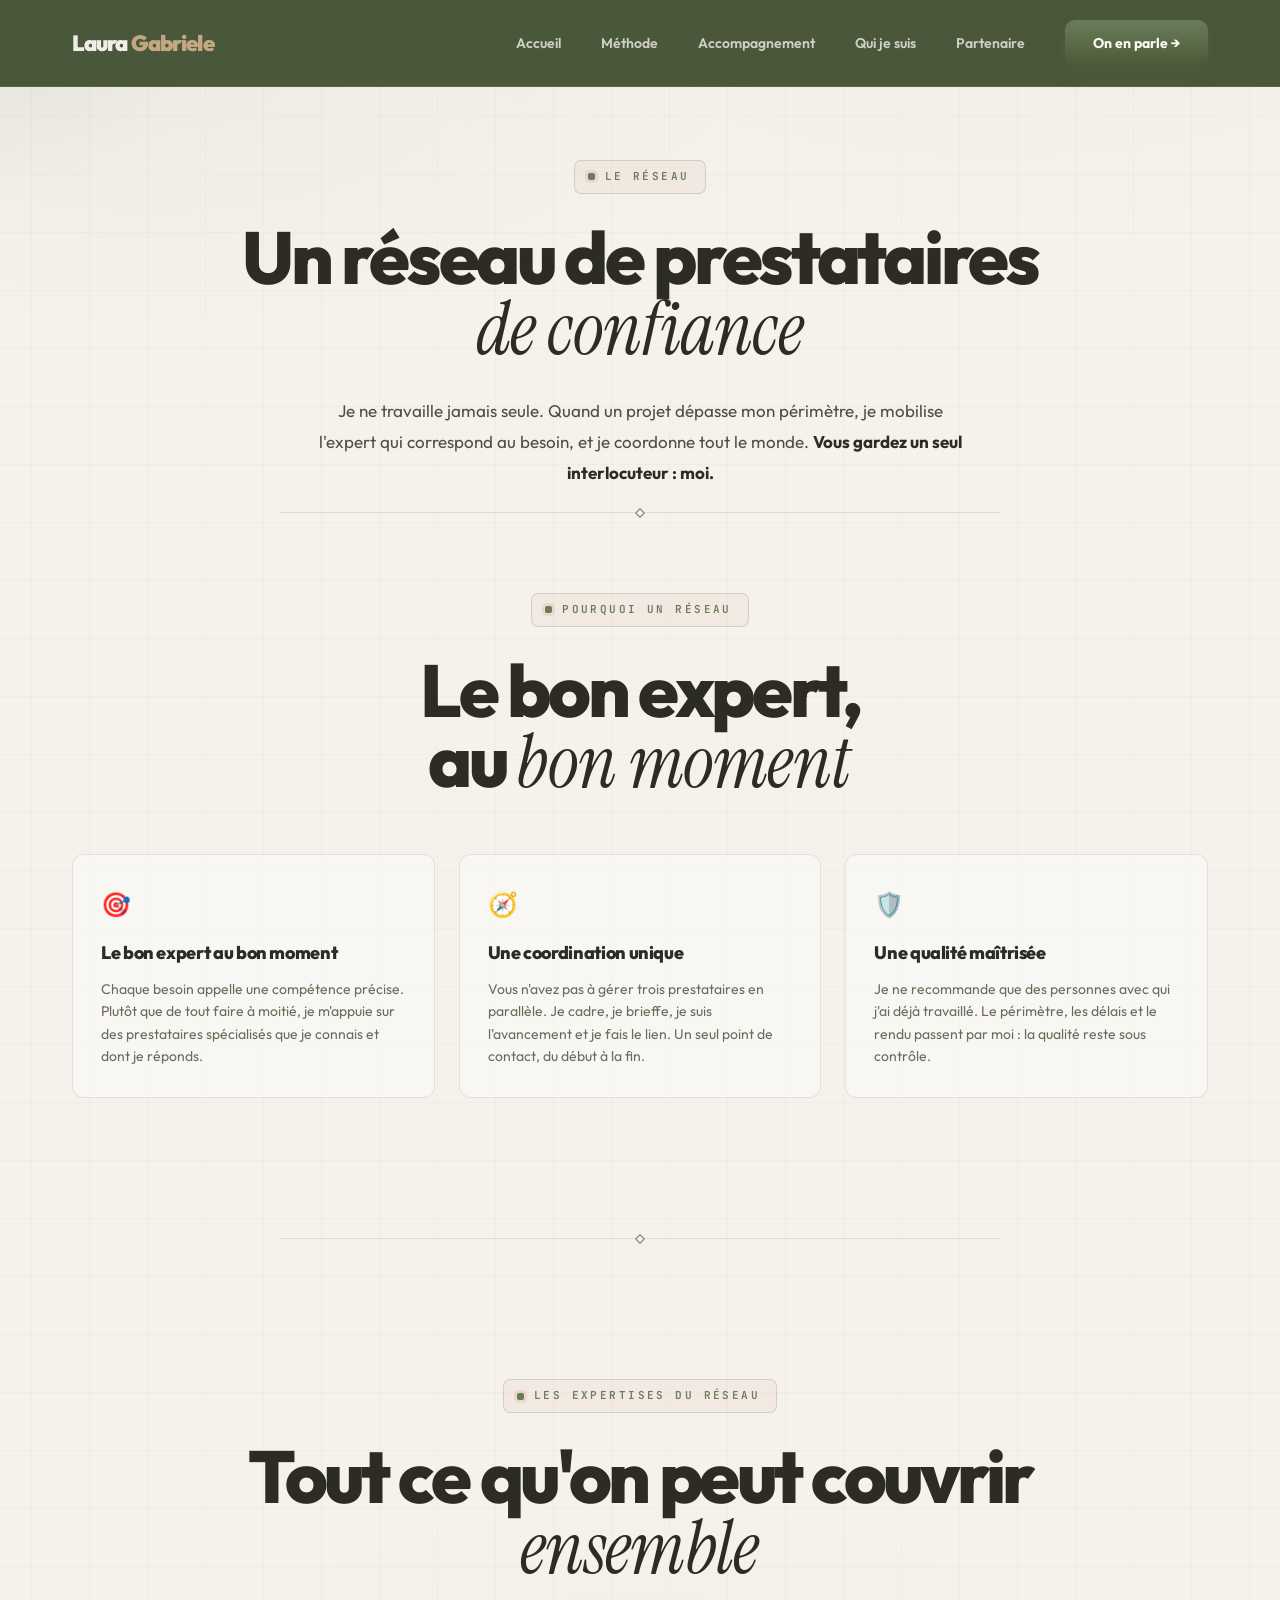
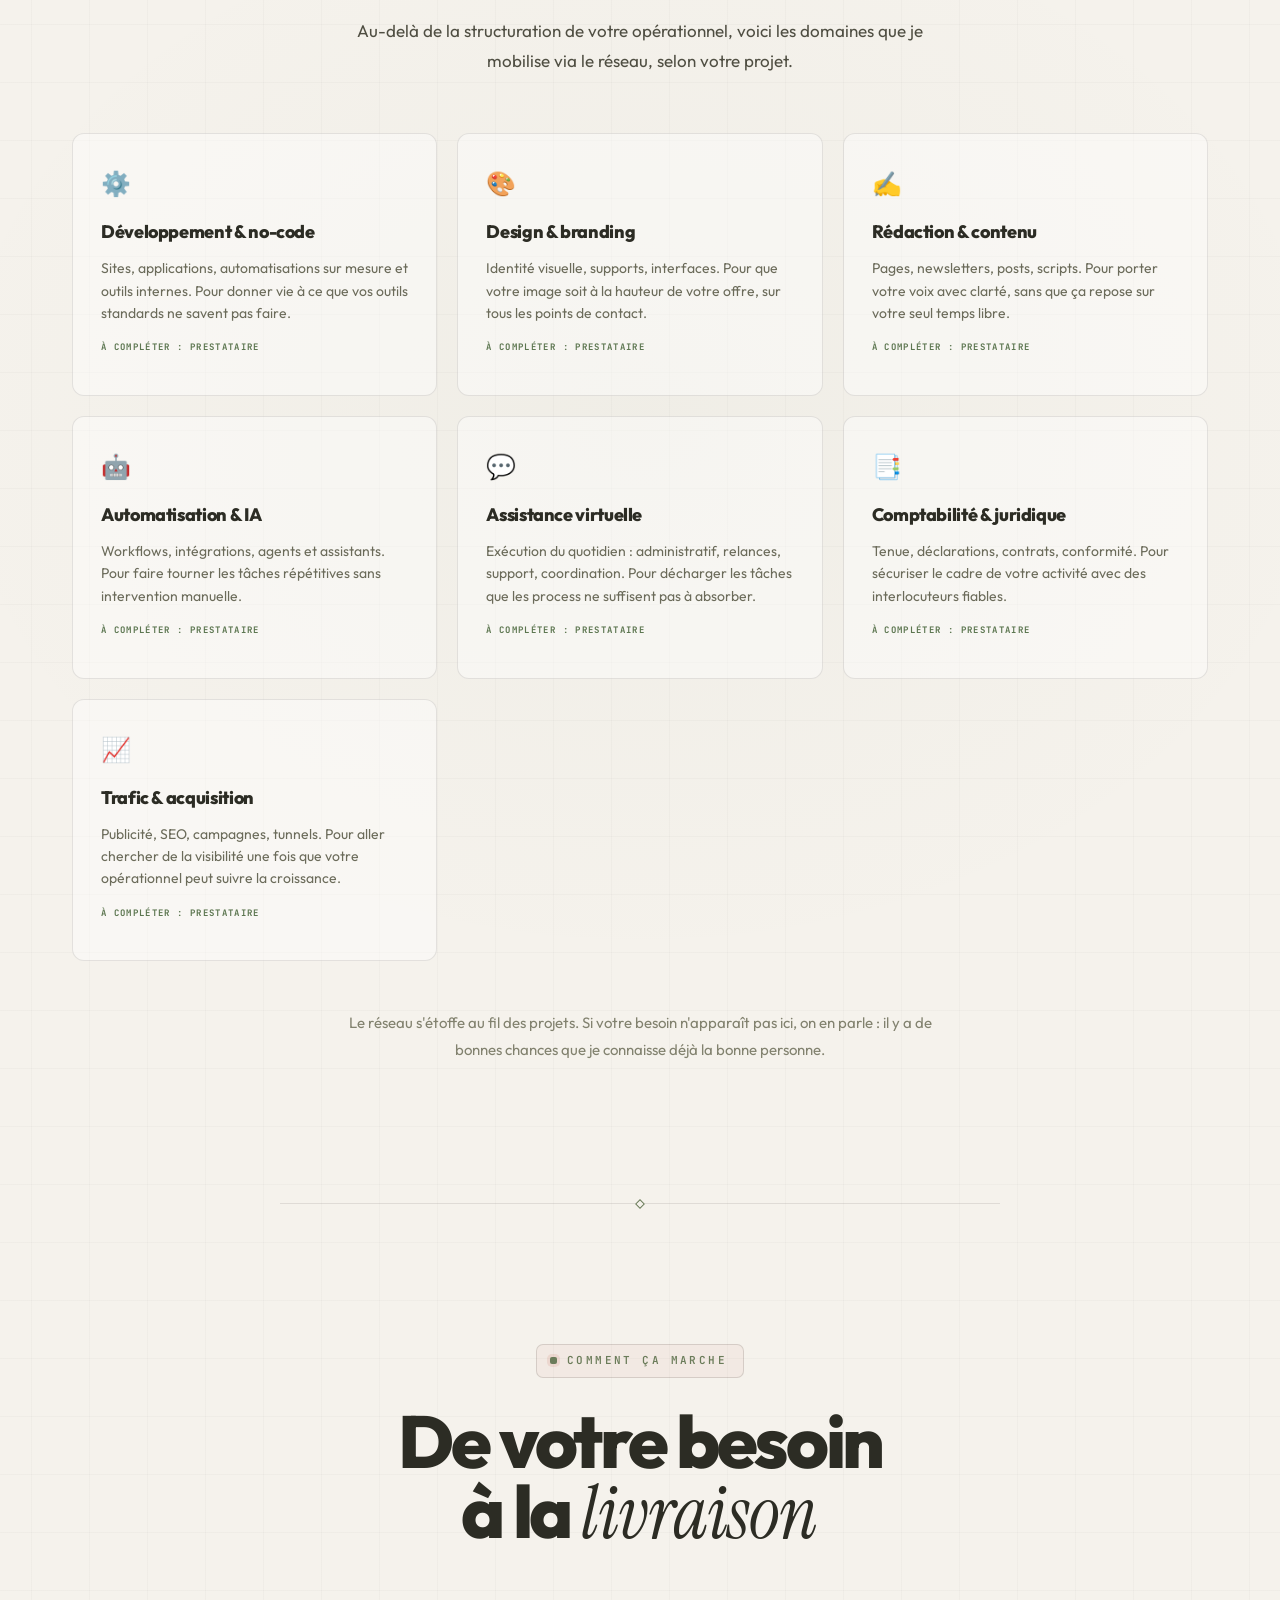
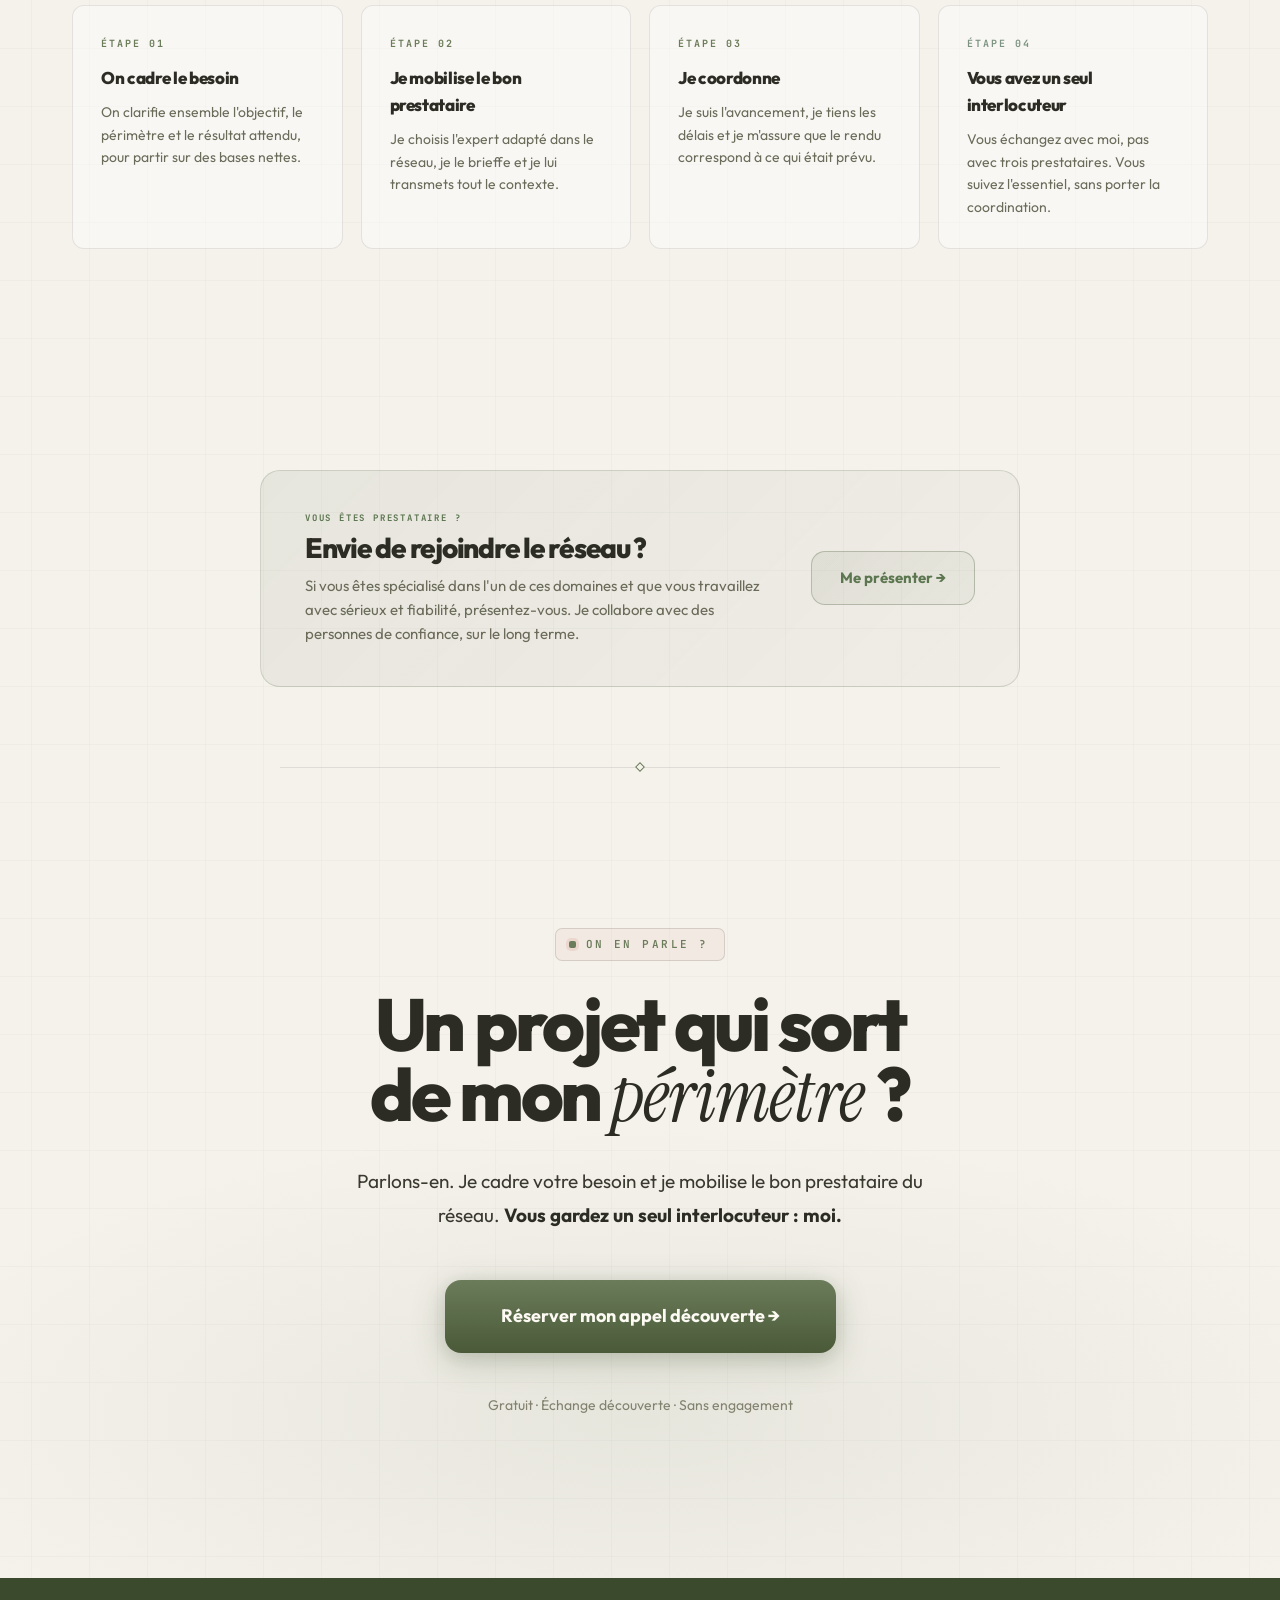
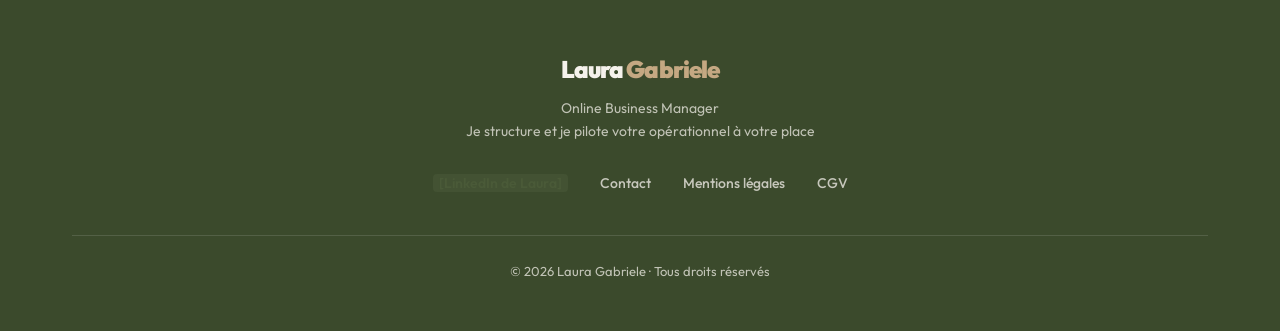
<file: partenaire.html>
<!DOCTYPE html>
<html lang="fr">
<head>
  <meta charset="UTF-8"/>
  <meta name="viewport" content="width=device-width, initial-scale=1.0"/>
  <title>Partenaire · Le réseau de prestataires de Laura Gabriele</title>
  <meta name="description" content="Laura Gabriele ne travaille jamais seule : elle mobilise le bon expert pour chaque besoin et vous garantit un interlocuteur unique. Découvrez son réseau de prestataires de confiance."/>

  <link rel="preconnect" href="https://fonts.googleapis.com">
  <link rel="preconnect" href="https://fonts.gstatic.com" crossorigin>
  <link href="https://fonts.googleapis.com/css2?family=Outfit:wght@300;400;500;600;700;800;900&family=JetBrains+Mono:wght@400;500;600;700&family=Instrument+Serif:ital@0;1&display=swap" rel="stylesheet">

  <link rel="stylesheet" href="/styles.css"/>
</head>
<body>

<!-- NAV -->
<nav>
  <div class="nav-inner">
    <a href="/" class="nav-logo">Laura<span> Gabriele</span></a>
    <div class="nav-links">
      <a href="/">Accueil</a>
      <a href="/methode.html#methode">Méthode</a>
      <a href="/methode.html#offres">Accompagnement</a>
      <a href="/qui-je-suis.html">Qui je suis</a>
      <a href="/partenaire.html" class="active">Partenaire</a>
      <a href="/#contact" class="btn nav-cta">On en parle →</a>
    </div>
  </div>
</nav>

<!-- Scroll Progress Bar -->
<div class="scroll-progress" id="scrollProgress"></div>

<!-- Cursor Glow Ambient -->
<div class="cursor-glow" id="cursorGlow"></div>

<!-- ============================================================ -->
<!-- PARTENAIRE · Réseau de prestataires de confiance               -->
<!-- ============================================================ -->

<!-- HERO DE PAGE -->
<section class="section" style="padding-top: 160px; padding-bottom: 24px;">
  <div class="container-narrow" style="text-align: center;">
    <span class="label">Le réseau</span>
    <h2 class="fade-up">Un réseau de prestataires<br/><span class="serif">de confiance</span></h2>
    <p class="fade-up" style="max-width: 660px; margin: 0 auto;">
      Je ne travaille jamais seule. Quand un projet dépasse mon périmètre, je mobilise l'expert qui correspond au besoin, et je coordonne tout le monde. <strong style="color: var(--white);">Vous gardez un seul interlocuteur : moi.</strong>
    </p>
  </div>
</section>

<div class="divider"></div>

<!-- POURQUOI UN RÉSEAU -->
<section class="section" style="padding-top: 80px;">
  <div class="container" style="text-align: center;">
    <span class="label">Pourquoi un réseau</span>
    <h2 class="fade-up">Le bon expert,<br/>au <span class="serif">bon moment</span></h2>

    <div style="display: grid; grid-template-columns: repeat(3, 1fr); gap: 24px; margin-top: 56px;" class="fade-up stagger-children">
      <div class="card" style="text-align: left;">
        <div class="card-icon">🎯</div>
        <div class="card-title">Le bon expert au bon moment</div>
        <div class="card-desc">Chaque besoin appelle une compétence précise. Plutôt que de tout faire à moitié, je m'appuie sur des prestataires spécialisés que je connais et dont je réponds.</div>
      </div>
      <div class="card" style="text-align: left;">
        <div class="card-icon">🧭</div>
        <div class="card-title">Une coordination unique</div>
        <div class="card-desc">Vous n'avez pas à gérer trois prestataires en parallèle. Je cadre, je brieffe, je suis l'avancement et je fais le lien. Un seul point de contact, du début à la fin.</div>
      </div>
      <div class="card" style="text-align: left;">
        <div class="card-icon">🛡️</div>
        <div class="card-title">Une qualité maîtrisée</div>
        <div class="card-desc">Je ne recommande que des personnes avec qui j'ai déjà travaillé. Le périmètre, les délais et le rendu passent par moi : la qualité reste sous contrôle.</div>
      </div>
    </div>
  </div>
</section>

<div class="divider"></div>

<!-- GRILLE DES DOMAINES D'EXPERTISE -->
<section class="section" style="background: radial-gradient(ellipse 80% 50% at 50% 50%, rgba(107,124,90,0.04), transparent 70%);">
  <div class="container" style="text-align: center;">
    <span class="label">Les expertises du réseau</span>
    <h2 class="fade-up">Tout ce qu'on peut couvrir<br/><span class="serif">ensemble</span></h2>
    <p class="fade-up" style="max-width: 600px; margin: 0 auto 8px;">
      Au-delà de la structuration de votre opérationnel, voici les domaines que je mobilise via le réseau, selon votre projet.
    </p>

    <div style="display: grid; grid-template-columns: repeat(3, 1fr); gap: 20px; margin-top: 56px;" class="fade-up stagger-children">

      <div class="card" style="text-align: left;">
        <div class="card-icon">⚙️</div>
        <div class="card-title">Développement &amp; no-code</div>
        <div class="card-desc">Sites, applications, automatisations sur mesure et outils internes. Pour donner vie à ce que vos outils standards ne savent pas faire.</div>
        <div class="o-partner-label" style="margin-top: 16px;">À compléter : prestataire</div>
      </div>

      <div class="card" style="text-align: left;">
        <div class="card-icon">🎨</div>
        <div class="card-title">Design &amp; branding</div>
        <div class="card-desc">Identité visuelle, supports, interfaces. Pour que votre image soit à la hauteur de votre offre, sur tous les points de contact.</div>
        <div class="o-partner-label" style="margin-top: 16px;">À compléter : prestataire</div>
      </div>

      <div class="card" style="text-align: left;">
        <div class="card-icon">✍️</div>
        <div class="card-title">Rédaction &amp; contenu</div>
        <div class="card-desc">Pages, newsletters, posts, scripts. Pour porter votre voix avec clarté, sans que ça repose sur votre seul temps libre.</div>
        <div class="o-partner-label" style="margin-top: 16px;">À compléter : prestataire</div>
      </div>

      <div class="card" style="text-align: left;">
        <div class="card-icon">🤖</div>
        <div class="card-title">Automatisation &amp; IA</div>
        <div class="card-desc">Workflows, intégrations, agents et assistants. Pour faire tourner les tâches répétitives sans intervention manuelle.</div>
        <div class="o-partner-label" style="margin-top: 16px;">À compléter : prestataire</div>
      </div>

      <div class="card" style="text-align: left;">
        <div class="card-icon">💬</div>
        <div class="card-title">Assistance virtuelle</div>
        <div class="card-desc">Exécution du quotidien : administratif, relances, support, coordination. Pour décharger les tâches que les process ne suffisent pas à absorber.</div>
        <div class="o-partner-label" style="margin-top: 16px;">À compléter : prestataire</div>
      </div>

      <div class="card" style="text-align: left;">
        <div class="card-icon">📑</div>
        <div class="card-title">Comptabilité &amp; juridique</div>
        <div class="card-desc">Tenue, déclarations, contrats, conformité. Pour sécuriser le cadre de votre activité avec des interlocuteurs fiables.</div>
        <div class="o-partner-label" style="margin-top: 16px;">À compléter : prestataire</div>
      </div>

      <div class="card" style="text-align: left;">
        <div class="card-icon">📈</div>
        <div class="card-title">Trafic &amp; acquisition</div>
        <div class="card-desc">Publicité, SEO, campagnes, tunnels. Pour aller chercher de la visibilité une fois que votre opérationnel peut suivre la croissance.</div>
        <div class="o-partner-label" style="margin-top: 16px;">À compléter : prestataire</div>
      </div>

    </div>

    <p class="fade-up" style="margin-top: 48px; font-size: 0.9375rem; color: var(--gray-500); max-width: 600px; margin-left: auto; margin-right: auto;">
      Le réseau s'étoffe au fil des projets. Si votre besoin n'apparaît pas ici, on en parle : il y a de bonnes chances que je connaisse déjà la bonne personne.
    </p>
  </div>
</section>

<div class="divider"></div>

<!-- COMMENT ÇA MARCHE -->
<section class="section">
  <div class="container" style="text-align: center;">
    <span class="label">Comment ça marche</span>
    <h2 class="fade-up">De votre besoin<br/>à la <span class="serif">livraison</span></h2>

    <div style="display: grid; grid-template-columns: repeat(4, 1fr); gap: 18px; margin-top: 56px;" class="fade-up stagger-children">
      <div class="card" style="text-align: left;">
        <div style="font-family: 'JetBrains Mono', monospace; font-size: 0.625rem; letter-spacing: 0.2em; text-transform: uppercase; color: var(--purple-400); font-weight: 700; margin-bottom: 12px;">Étape 01</div>
        <div class="card-title" style="font-size: 1.0625rem;">On cadre le besoin</div>
        <div class="card-desc">On clarifie ensemble l'objectif, le périmètre et le résultat attendu, pour partir sur des bases nettes.</div>
      </div>
      <div class="card" style="text-align: left;">
        <div style="font-family: 'JetBrains Mono', monospace; font-size: 0.625rem; letter-spacing: 0.2em; text-transform: uppercase; color: var(--purple-400); font-weight: 700; margin-bottom: 12px;">Étape 02</div>
        <div class="card-title" style="font-size: 1.0625rem;">Je mobilise le bon prestataire</div>
        <div class="card-desc">Je choisis l'expert adapté dans le réseau, je le brieffe et je lui transmets tout le contexte.</div>
      </div>
      <div class="card" style="text-align: left;">
        <div style="font-family: 'JetBrains Mono', monospace; font-size: 0.625rem; letter-spacing: 0.2em; text-transform: uppercase; color: var(--purple-400); font-weight: 700; margin-bottom: 12px;">Étape 03</div>
        <div class="card-title" style="font-size: 1.0625rem;">Je coordonne</div>
        <div class="card-desc">Je suis l'avancement, je tiens les délais et je m'assure que le rendu correspond à ce qui était prévu.</div>
      </div>
      <div class="card" style="text-align: left;">
        <div style="font-family: 'JetBrains Mono', monospace; font-size: 0.625rem; letter-spacing: 0.2em; text-transform: uppercase; color: var(--cyan-400); font-weight: 700; margin-bottom: 12px;">Étape 04</div>
        <div class="card-title" style="font-size: 1.0625rem;">Vous avez un seul interlocuteur</div>
        <div class="card-desc">Vous échangez avec moi, pas avec trois prestataires. Vous suivez l'essentiel, sans porter la coordination.</div>
      </div>
    </div>
  </div>
</section>

<div class="divider"></div>

<!-- REJOINDRE LE RÉSEAU -->
<section class="section" style="padding-top: 80px; padding-bottom: 80px;">
  <div class="container-narrow">
    <div class="fade-up" style="max-width: 760px; margin: 0 auto; padding: 40px 44px; border-radius: 20px; border: 1px solid rgba(74,90,56,0.18); background: linear-gradient(135deg, rgba(74,90,56,0.08), rgba(74,90,56,0.03)); display: flex; flex-wrap: wrap; align-items: center; justify-content: space-between; gap: 28px;">
      <div style="flex: 1; min-width: 280px;">
        <div style="font-family: 'JetBrains Mono', monospace; font-size: 0.5625rem; letter-spacing: 0.2em; text-transform: uppercase; font-weight: 700; color: #5c7650; margin-bottom: 10px;">Vous êtes prestataire ?</div>
        <h4 style="margin-bottom: 12px;">Envie de rejoindre le réseau ?</h4>
        <p style="margin: 0; font-size: 0.9375rem; color: var(--gray-400); line-height: 1.6;">Si vous êtes spécialisé dans l'un de ces domaines et que vous travaillez avec sérieux et fiabilité, présentez-vous. Je collabore avec des personnes de confiance, sur le long terme.</p>
      </div>
      <div>
        <a href="/#contact" class="o-cta o-cta--outline" style="white-space: nowrap; padding: 14px 28px;">Me présenter →</a>
      </div>
    </div>
  </div>
</section>

<div class="divider"></div>

<section class="final-cta">
  <div class="final-content container-narrow">
    <span class="label">On en parle ?</span>
    <h2 class="fade-up">Un projet qui sort<br/>de mon <span class="serif">périmètre</span> ?</h2>
    <p class="fade-up" style="max-width: 600px; margin: 24px auto 48px; font-size: 1.1875rem; color: var(--gray-200);">
      Parlons-en. Je cadre votre besoin et je mobilise le bon prestataire du réseau. <strong style="color: var(--white);">Vous gardez un seul interlocuteur : moi.</strong>
    </p>
    <div class="fade-up"><a href="/#contact" class="btn btn-lg">Réserver mon appel découverte →</a></div>
    <p class="fade-up" style="margin-top: 40px; font-size: 0.875rem; color: var(--gray-500);">
      Gratuit · Échange découverte · Sans engagement
    </p>
  </div>
</section>

<!-- FOOTER -->
<footer>
  <div class="container">
    <div style="font-size: 1.5rem; font-weight: 900; color: var(--white); letter-spacing: -0.04em; margin-bottom: 8px;">Laura<span style="color: var(--purple-400);"> Gabriele</span></div>
    <p style="color: var(--gray-500); font-size: 0.875rem; line-height: 1.7;">
      Online Business Manager<br/>Je structure et je pilote votre opérationnel à votre place
    </p>
    <div class="footer-links">
      <a href="#"><mark style="background:rgba(107,124,90,0.16);color:#4A5A38;padding:0 6px;border-radius:4px;font-weight:600;">[LinkedIn de Laura]</mark></a>
      <a href="/#contact">Contact</a>
      <a href="#">Mentions légales</a>
      <a href="#">CGV</a>
    </div>
    <div style="margin-top: 40px; padding-top: 24px; border-top: 1px solid rgba(40,38,34,0.04);">
      <p style="color: var(--gray-600); font-size: 0.8125rem;">© 2026 Laura Gabriele · Tous droits réservés</p>
    </div>
  </div>
</footer>

<!-- STICKY CTA MOBILE -->
<div class="sticky-cta"><a href="/#contact" class="btn" style="width: 100%; padding: 16px;">Reprendre la main →</a></div>

<script src="/app.js" defer></script>

</body>
</html>
</file>
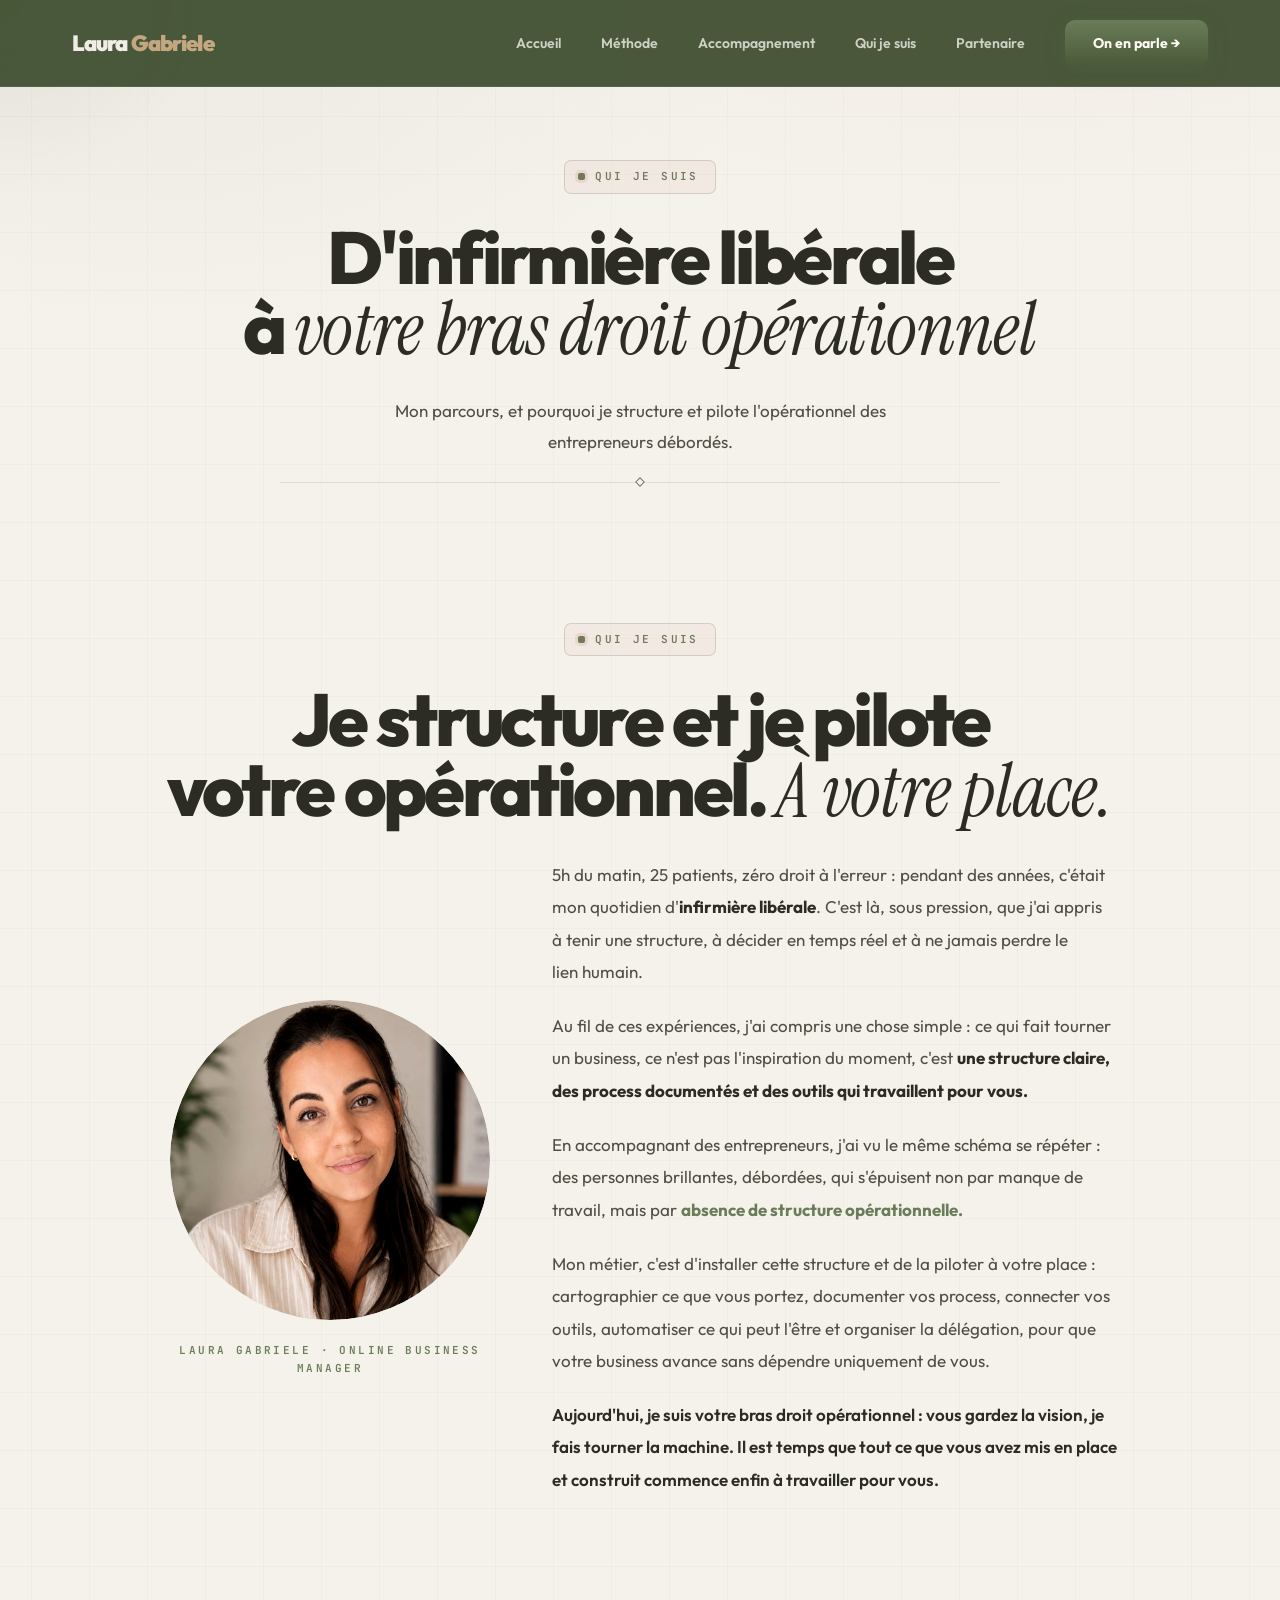
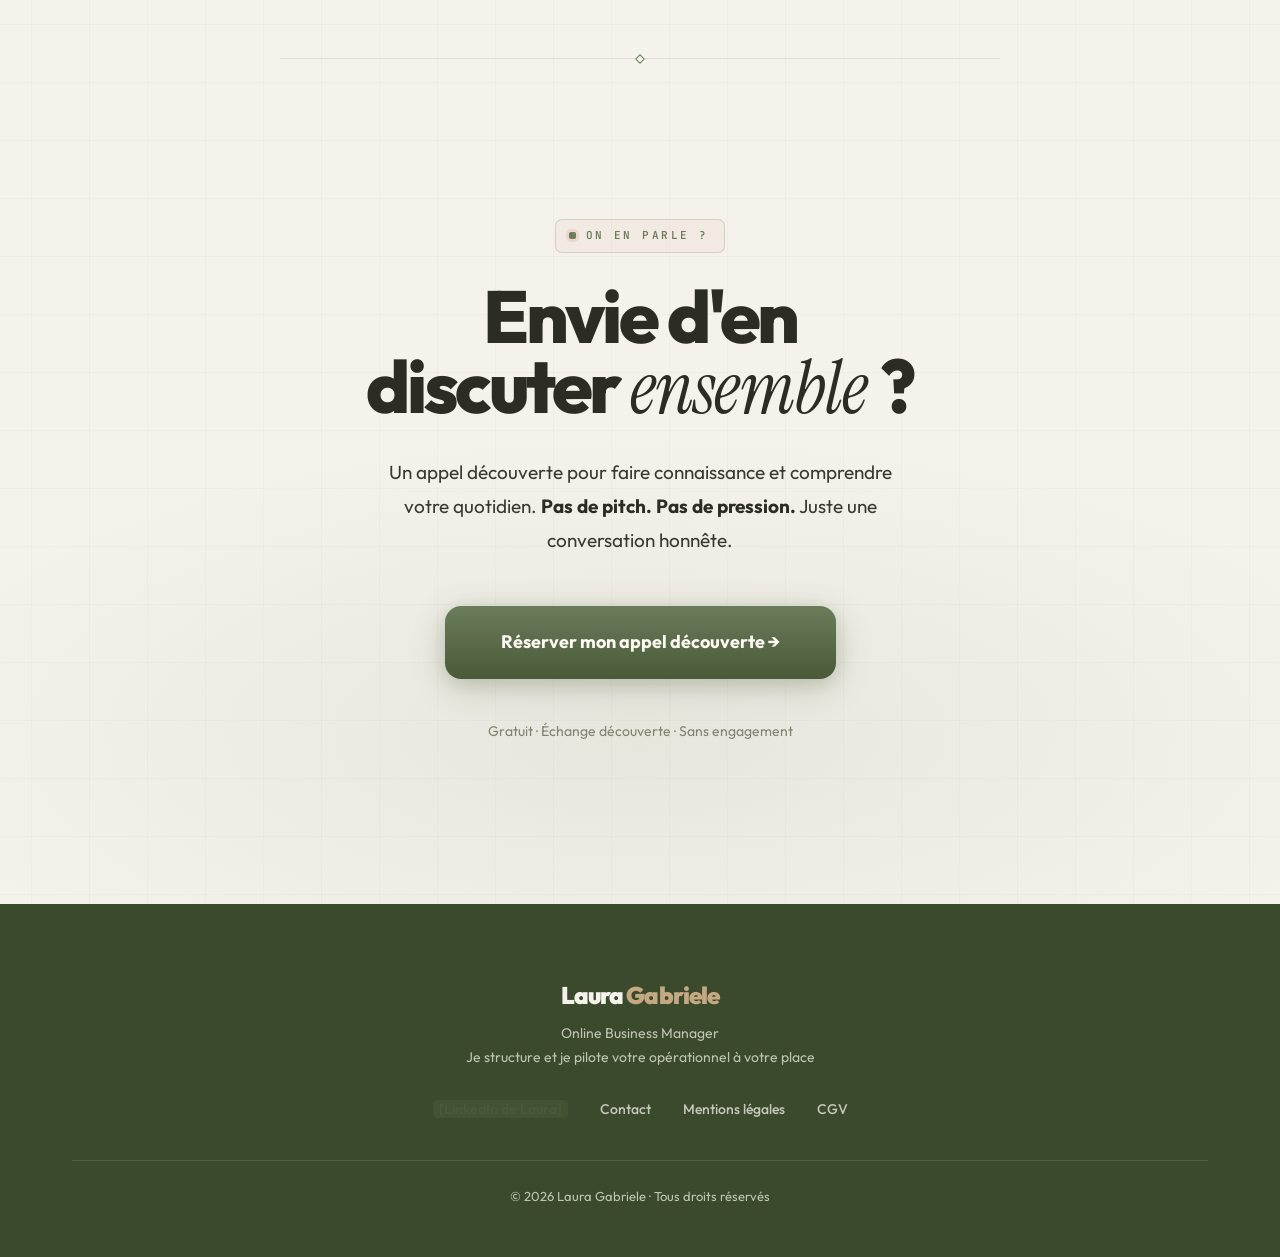
<file: qui-je-suis.html>
<!DOCTYPE html>
<html lang="fr">
<head>
  <meta charset="UTF-8"/>
  <meta name="viewport" content="width=device-width, initial-scale=1.0"/>
  <title>Qui je suis · Laura Gabriele, Online Business Manager</title>
  <meta name="description" content="Le parcours de Laura Gabriele, Online Business Manager : d'infirmière libérale à bras droit opérationnel des entrepreneurs qui veulent structurer leur business."/>

  <link rel="preconnect" href="https://fonts.googleapis.com">
  <link rel="preconnect" href="https://fonts.gstatic.com" crossorigin>
  <link href="https://fonts.googleapis.com/css2?family=Outfit:wght@300;400;500;600;700;800;900&family=JetBrains+Mono:wght@400;500;600;700&family=Instrument+Serif:ital@0;1&display=swap" rel="stylesheet">

  <link rel="stylesheet" href="/styles.css"/>
</head>
<body>

<!-- NAV -->
<nav>
  <div class="nav-inner">
    <a href="/" class="nav-logo">Laura<span> Gabriele</span></a>
    <div class="nav-links">
      <a href="/">Accueil</a>
      <a href="/methode.html#methode">Méthode</a>
      <a href="/methode.html#offres">Accompagnement</a>
      <a href="/qui-je-suis.html" class="active">Qui je suis</a>
      <a href="/partenaire.html">Partenaire</a>
      <a href="/#contact" class="btn nav-cta">On en parle →</a>
    </div>
  </div>
</nav>

<!-- Scroll Progress Bar -->
<div class="scroll-progress" id="scrollProgress"></div>

<!-- Cursor Glow Ambient -->
<div class="cursor-glow" id="cursorGlow"></div>

<section class="section" style="padding-top: 160px; padding-bottom: 24px;">
  <div class="container-narrow" style="text-align: center;">
    <span class="label">Qui je suis</span>
    <h2 class="fade-up">D'infirmière libérale<br/>à <span class="serif">votre bras droit opérationnel</span></h2>
    <p class="fade-up" style="max-width: 620px; margin: 0 auto;">
      Mon parcours, et pourquoi je structure et pilote l'opérationnel des entrepreneurs débordés.
    </p>
  </div>
</section>

<div class="divider"></div>

<section id="qui-je-suis" class="section">
  <div class="container" style="text-align: center;">
    <span class="label">Qui je suis</span>
    <h2 class="fade-up">Je structure et je pilote<br/>votre opérationnel. <span class="serif">À votre place.</span></h2>

    <div class="about-split fade-up">
      <!-- PHOTO -->
      <div class="about-photo-col">
        <div class="about-photo-wrapper">
          <img class="about-photo" src="laura.jpg" alt="Laura Gabriele, Online Business Manager" loading="lazy" style="object-position: center 25%;" />
          <div class="about-photo-glow"></div>
        </div>
        <div class="about-name">Laura Gabriele · Online Business Manager</div>
      </div>

      <!-- TEXT -->
      <div class="about-text">
        <p>
          5h du matin, 25 patients, zéro droit à l'erreur : pendant des années, c'était mon quotidien d'<strong style="color: var(--white);">infirmière libérale</strong>. C'est là, sous pression, que j'ai appris à tenir une structure, à décider en temps réel et à ne jamais perdre le lien humain.
        </p>
        <p>
          Au fil de ces expériences, j'ai compris une chose simple : ce qui fait tourner un business, ce n'est pas l'inspiration du moment, c'est <strong style="color: var(--white);">une structure claire, des process documentés et des outils qui travaillent pour vous.</strong>
        </p>
        <p>
          En accompagnant des entrepreneurs, j'ai vu le même schéma se répéter : des personnes brillantes, débordées, qui s'épuisent non par manque de travail, mais par <strong style="color: var(--purple-400);">absence de structure opérationnelle.</strong>
        </p>
        <p>
          Mon métier, c'est d'installer cette structure et de la piloter à votre place : cartographier ce que vous portez, documenter vos process, connecter vos outils, automatiser ce qui peut l'être et organiser la délégation, pour que votre business avance sans dépendre uniquement de vous.
        </p>
        <p style="color: var(--white); font-weight: 600;">
          Aujourd'hui, je suis votre bras droit opérationnel : vous gardez la vision, je fais tourner la machine. Il est temps que tout ce que vous avez mis en place et construit commence enfin à travailler pour vous.
        </p>
      </div>
    </div>
  </div>
</section>

<div class="divider"></div>

<section class="final-cta">
  <div class="final-content container-narrow">
    <span class="label">On en parle ?</span>
    <h2 class="fade-up">Envie d'en<br/>discuter <span class="serif">ensemble</span> ?</h2>
    <p class="fade-up" style="max-width: 600px; margin: 24px auto 48px; font-size: 1.1875rem; color: var(--gray-200);">
      Un appel découverte pour faire connaissance et comprendre votre quotidien. <strong style="color: var(--white);">Pas de pitch. Pas de pression.</strong> Juste une conversation honnête.
    </p>
    <div class="fade-up"><a href="/#contact" class="btn btn-lg">Réserver mon appel découverte →</a></div>
    <p class="fade-up" style="margin-top: 40px; font-size: 0.875rem; color: var(--gray-500);">
      Gratuit · Échange découverte · Sans engagement
    </p>
  </div>
</section>

<!-- FOOTER -->
<footer>
  <div class="container">
    <div style="font-size: 1.5rem; font-weight: 900; color: var(--white); letter-spacing: -0.04em; margin-bottom: 8px;">Laura<span style="color: var(--purple-400);"> Gabriele</span></div>
    <p style="color: var(--gray-500); font-size: 0.875rem; line-height: 1.7;">
      Online Business Manager<br/>Je structure et je pilote votre opérationnel à votre place
    </p>
    <div class="footer-links">
      <a href="#"><mark style="background:rgba(107,124,90,0.16);color:#4A5A38;padding:0 6px;border-radius:4px;font-weight:600;">[LinkedIn de Laura]</mark></a>
      <a href="/#contact">Contact</a>
      <a href="#">Mentions légales</a>
      <a href="#">CGV</a>
    </div>
    <div style="margin-top: 40px; padding-top: 24px; border-top: 1px solid rgba(40,38,34,0.04);">
      <p style="color: var(--gray-600); font-size: 0.8125rem;">© 2026 Laura Gabriele · Tous droits réservés</p>
    </div>
  </div>
</footer>

<!-- STICKY CTA MOBILE -->
<div class="sticky-cta"><a href="/#contact" class="btn" style="width: 100%; padding: 16px;">Reprendre la main →</a></div>

<script src="/app.js" defer></script>

</body>
</html>
</file>
<file: styles.css>
/* ============================================================
   Laura Gabriele · OBM · styles.css
   Extrait verbatim de index.html (one-page premium).
   Bloc 1 : styles globaux (head). Bloc 2 : section Offres.
   ============================================================ */

    *, *::before, *::after { box-sizing: border-box; margin: 0; padding: 0; }

    :root {
      --black: #F5F2EC;
      --white: #2C2C24;
      --gray-100: #2C2C24;
      --gray-200: #3a3930;
      --gray-300: #4f4e42;
      --gray-400: #6B6B5A;
      --gray-500: #82826f;
      --gray-600: #9a9a86;
      --gray-700: #b6b6a2;
      --gray-800: #C8CEBC;
      --gray-900: #D6E2CE;
      --gray-950: #EAE8DF;

      --purple-300: #8a9a73;
      --purple-400: #6B7C5A;
      --purple-500: #5a6b4a;
      --purple-600: #4A5A38;
      --purple-700: #3B4A2C;

      --cyan-300: #c3d4b8;
      --cyan-400: #7d9482;
      --cyan-500: #5b6e5a;

      --pink-400: #C4A882;
      --pink-500: #b2956d;

      --green-400: #6B7C5A;
      --green-500: #4A5A38;

      --red-400: #b5894e;
      --red-500: #9c7240;

      --amber-400: #C4A882;
      --amber-500: #b2956d;

      /* Motion system · exponential ease-outs, no bounce */
      --ease-out-quart: cubic-bezier(0.165, 0.84, 0.44, 1);
      --ease-out-quint: cubic-bezier(0.22, 1, 0.36, 1);
      --ease-out-expo:  cubic-bezier(0.16, 1, 0.3, 1);
      --ease-spring:    cubic-bezier(0.34, 1.4, 0.5, 1);

      /* Elevation · multi-layer, tinted toward olive/ink */
      --shadow-sm: 0 1px 2px rgba(44,44,36,0.04), 0 2px 8px rgba(74,90,56,0.04);
      --shadow-md: 0 4px 12px rgba(44,44,36,0.05), 0 12px 28px rgba(74,90,56,0.06);
      --shadow-lg: 0 8px 24px rgba(44,44,36,0.06), 0 24px 56px rgba(74,90,56,0.08);
      --shadow-glow: 0 0 0 1px rgba(107,124,90,0.10), 0 16px 48px rgba(74,90,56,0.12);
    }

    html { scroll-behavior: smooth; background: var(--black); }

    body {
      font-family: 'Outfit', -apple-system, sans-serif;
      background-color: var(--black);
      background-image:
        radial-gradient(ellipse 90% 55% at 78% -5%, rgba(196,168,130,0.06), transparent 60%),
        radial-gradient(ellipse 80% 50% at 12% 8%, rgba(107,124,90,0.055), transparent 58%),
        linear-gradient(rgba(31,28,24,0.022) 1px, transparent 1px),
        linear-gradient(90deg, rgba(31,28,24,0.022) 1px, transparent 1px);
      background-size: 100% 100%, 100% 100%, 58px 58px, 58px 58px;
      background-position: center top;
      background-attachment: fixed, fixed, scroll, scroll;
      color: var(--white);
      line-height: 1.6;
      overflow-x: hidden;
      -webkit-font-smoothing: antialiased;
      text-rendering: optimizeLegibility;
    }

    h1, h2, h3, h4 {
      font-family: 'Outfit', sans-serif;
      font-weight: 800;
      letter-spacing: -0.045em;
      line-height: 0.95;
      text-wrap: balance;
    }
    h1 { font-size: clamp(2.5rem, 6.2vw, 5rem); margin-bottom: 40px; line-height: 0.98; }
    .hero h1 span { white-space: normal !important; }
    h2 { font-size: clamp(2.3rem, 6.4vw, 4.6rem); margin-bottom: 32px; }
    h3 { font-size: clamp(1.8rem, 4.5vw, 3rem); margin-bottom: 24px; }
    h4 { font-size: clamp(1.3rem, 2.5vw, 1.75rem); margin-bottom: 16px; }

    .serif {
      font-family: 'Instrument Serif', serif;
      font-style: italic;
      font-weight: 400;
      letter-spacing: -0.01em;
      /* optical lift: serif italics read slightly heavier than sans at same size */
      padding-right: 0.02em;
    }
    .mono { font-family: 'JetBrains Mono', monospace; }

    p { font-size: 1.0625rem; line-height: 1.8; color: var(--gray-300); font-weight: 400; text-wrap: pretty; }
    .about-text p { max-width: 64ch; }

    .container { max-width: 1200px; margin: 0 auto; padding: 0 32px; }
    .container-narrow { max-width: 880px; margin: 0 auto; padding: 0 32px; }
    .section { padding: 140px 0; }

    .label {
      font-family: 'JetBrains Mono', monospace;
      font-size: 0.6875rem;
      letter-spacing: 0.22em;
      text-transform: uppercase;
      color: var(--purple-400);
      font-weight: 600;
      display: inline-flex;
      align-items: center;
      gap: 10px;
      margin-bottom: 28px;
      padding: 7px 16px 7px 13px;
      border: 1px solid rgba(31,28,24,0.14);
      border-radius: 7px;
      background: rgba(187,86,56,0.05);
    }
    .label::before {
      content: '';
      width: 7px; height: 7px;
      background: currentColor;
      border-radius: 2px;
      box-shadow: 0 0 0 3px rgba(187,86,56,0.12);
      flex-shrink: 0;
    }

    .gradient-text {
      color: var(--purple-400);
      -webkit-text-fill-color: var(--purple-400);
    }
    .hero-highlight {
      color: var(--purple-600);
      -webkit-text-fill-color: var(--purple-600);
      position: relative;
      display: inline-block;
    }
    /* Hand-drawn style underline that draws itself in */
    .hero-highlight::after {
      content: '';
      position: absolute;
      left: -2%; right: -2%; bottom: 0.04em;
      height: 0.32em;
      background: linear-gradient(90deg, rgba(196,168,130,0.45), rgba(107,124,90,0.32));
      border-radius: 6px;
      z-index: -1;
      transform: scaleX(0);
      transform-origin: left;
      animation: heroUnderline 1.1s var(--ease-out-expo) 1.1s forwards;
    }
    @keyframes heroUnderline {
      to { transform: scaleX(1); }
    }
    @keyframes heroShimmer {
      0%, 100% { background-position: 0% 50%; }
      50% { background-position: 100% 50%; }
    }
    .gradient-text-warm {
      background: linear-gradient(135deg, var(--purple-400), var(--pink-400));
      -webkit-background-clip: text;
      -webkit-text-fill-color: transparent;
      background-clip: text;
    }

    /* BUTTONS */
    .btn {
      display: inline-flex;
      align-items: center;
      justify-content: center;
      gap: 10px;
      padding: 18px 44px;
      background: linear-gradient(180deg, #6B7C5A, #4A5A38);
      color: #fdfaf4;
      text-decoration: none;
      border-radius: 14px;
      font-weight: 700;
      font-size: 1rem;
      font-family: 'Outfit', sans-serif;
      transition: transform 0.4s var(--ease-out-quint), box-shadow 0.4s var(--ease-out-quint), filter 0.4s ease;
      border: none;
      cursor: pointer;
      position: relative;
      overflow: hidden;
      box-shadow: 0 8px 32px rgba(74,90,56,0.25), 0 4px 16px rgba(91,110,90,0.15);
      isolation: isolate;
    }
    .btn::after {
      content: '';
      position: absolute;
      inset: 0;
      background: linear-gradient(135deg, rgba(255,255,255,0.22), transparent 50%);
      opacity: 0;
      transition: opacity 0.4s var(--ease-out-quint);
    }
    /* shine sweep on hover */
    .btn::before {
      content: '';
      position: absolute;
      top: 0; left: -120%;
      width: 60%; height: 100%;
      background: linear-gradient(100deg, transparent, rgba(255,255,255,0.28), transparent);
      transform: skewX(-18deg);
      transition: left 0.7s var(--ease-out-quart);
      pointer-events: none;
      z-index: 2;
    }
    .btn:hover {
      transform: translateY(-3px);
      box-shadow: 0 18px 52px rgba(74,90,56,0.38), 0 8px 24px rgba(91,110,90,0.22);
    }
    .btn:active { transform: translateY(-1px) scale(0.99); transition-duration: 0.12s; }
    .btn:hover::after { opacity: 1; }
    .btn:hover::before { left: 140%; }
    .btn:focus-visible { outline: 2px solid var(--purple-600); outline-offset: 3px; }

    /* Magnetic CTA: cursor-follow offset, composed with the hover lift */
    .is-magnetic {
      --mx: 0px; --my: 0px;
      transform: translate3d(var(--mx), calc(var(--my) - 3px), 0) !important;
      transition: transform 0.18s var(--ease-out-quart), box-shadow 0.4s var(--ease-out-quint) !important;
    }
    .o-cta--primary.is-magnetic,
    .diag-reco-cta.is-magnetic { transform: translate3d(var(--mx), calc(var(--my) - 2px), 0) !important; }
    .btn-lg { padding: 22px 56px; font-size: 1.125rem; border-radius: 16px; }
    .hero-cta-row .btn-lg:first-child {
      background: linear-gradient(180deg, #6B7C5A, #4A5A38);
      box-shadow: 0 8px 32px rgba(74,90,56,0.3), 0 4px 16px rgba(91,110,90,0.15);
      animation: heroCTAPulse 3s ease-in-out infinite;
    }
    @keyframes heroCTAPulse {
      0%, 100% { box-shadow: 0 8px 32px rgba(74,90,56,0.3), 0 4px 16px rgba(91,110,90,0.15); }
      50% { box-shadow: 0 8px 40px rgba(74,90,56,0.45), 0 4px 24px rgba(91,110,90,0.25); }
    }
    .hero-cta-row .btn-lg:first-child:hover {
      animation: none;
      box-shadow: 0 16px 48px rgba(74,90,56,0.4), 0 8px 24px rgba(91,110,90,0.25);
    }
    .btn-ghost {
      background: transparent;
      color: var(--white);
      border: 1px solid rgba(40,38,34,0.2);
      box-shadow: none;
    }
    .btn-ghost:hover {
      background: rgba(40,38,34,0.05);
      border-color: rgba(40,38,34,0.25);
      box-shadow: 0 8px 24px rgba(0,0,0,0.3);
    }

    /* NAV */
    nav {
      position: fixed; top: 0; left: 0; right: 0; z-index: 1000;
      background: rgba(59,74,44,0.92);
      backdrop-filter: blur(20px) saturate(1.1);
      -webkit-backdrop-filter: blur(20px) saturate(1.1);
      border-bottom: 1px solid rgba(255,255,255,0.08);
    }
    .nav-inner {
      max-width: 1200px; margin: 0 auto; padding: 20px 32px;
      display: flex; justify-content: space-between; align-items: center;
    }
    .nav-logo { font-size: 1.375rem; font-weight: 900; color: #F5F2EC; text-decoration: none; letter-spacing: -0.04em; }
    .nav-logo span { color: #C4A882; }
    .nav-links { display: flex; gap: 40px; list-style: none; align-items: center; }
    .nav-links a:not(.nav-cta) { color: rgba(245,242,236,0.78); text-decoration: none; font-size: 0.875rem; font-weight: 600; transition: color 0.25s var(--ease-out-quint); position: relative; }
    .nav-links a:not(.nav-cta)::after {
      content: ''; position: absolute; left: 0; right: 0; bottom: -5px; height: 1.5px;
      background: var(--caramel, #C4A882); border-radius: 2px;
      transform: scaleX(0); transform-origin: left;
      transition: transform 0.35s var(--ease-out-quint);
    }
    .nav-links a:not(.nav-cta):hover { color: #ffffff; }
    .nav-links a:not(.nav-cta):hover::after { transform: scaleX(1); }
    .nav-cta { padding: 12px 28px !important; font-size: 0.875rem !important; border-radius: 10px !important; box-shadow: 0 4px 20px rgba(74,90,56,0.3), 0 2px 10px rgba(91,110,90,0.2) !important; }

    /* ======== HERO ======== */
    .hero {
      min-height: 100vh; display: flex; flex-direction: column;
      align-items: center; justify-content: center; text-align: center;
      padding: 180px 32px 100px; position: relative; overflow: hidden;
    }
    .hero::before {
      content: ''; position: absolute; top: -40%; left: 50%; transform: translateX(-50%);
      width: 160%; height: 160%;
      background: radial-gradient(ellipse 50% 35% at 50% 35%, rgba(107,124,90,0.18), rgba(125,148,130,0.08) 40%, transparent 65%);
      pointer-events: none; animation: heroBreath 10s ease-in-out infinite;
    }
    /* Second drifting warm glow for depth */
    .hero::after {
      content: ''; position: absolute; inset: 0;
      background:
        radial-gradient(ellipse 38% 30% at 22% 68%, rgba(196,168,130,0.12), transparent 60%),
        radial-gradient(ellipse 34% 26% at 80% 30%, rgba(107,124,90,0.10), transparent 62%);
      pointer-events: none;
      animation: heroDrift 16s ease-in-out infinite alternate;
    }
    @keyframes heroBreath {
      0%, 100% { opacity: 1; transform: translateX(-50%) scale(1); }
      50% { opacity: 0.75; transform: translateX(-50%) scale(1.08); }
    }
    @keyframes heroDrift {
      from { transform: translate3d(0,0,0); opacity: 0.85; }
      to   { transform: translate3d(2%, -1.5%, 0); opacity: 1; }
    }
    .hero-content { max-width: 1120px; position: relative; z-index: 1; }
    .pre-headline {
      font-family: 'JetBrains Mono', monospace; font-size: 0.8125rem;
      letter-spacing: 0.15em; text-transform: uppercase; color: var(--gray-400);
      margin-bottom: 28px; font-weight: 500;
    }
    .hero-sub { max-width: 720px; margin: 0 auto 56px; font-size: 1.25rem; color: var(--gray-200); line-height: 1.7; }
    .hero-stats { display: grid; grid-template-columns: repeat(4, 1fr); gap: 0; max-width: 760px; margin: 0 auto 56px; border: 1px solid rgba(31,28,24,0.10); border-radius: 16px; overflow: hidden; background: rgba(255,255,255,0.5); box-shadow: var(--shadow-md); backdrop-filter: blur(6px); }
    .hero-stat {
      text-align: left; padding: 22px 22px; border-right: 1px solid rgba(31,28,24,0.07);
      transition: background 0.4s var(--ease-out-quint);
      position: relative;
    }
    .hero-stat:last-child { border-right: none; }
    .hero-stat:hover { background: rgba(107,124,90,0.055); }
    .hero-stat-val { font-size: 2.1rem; font-weight: 800; line-height: 1; margin-bottom: 10px; letter-spacing: -0.03em; }
    .hero-stat-lbl { font-family: 'JetBrains Mono', monospace; font-size: 0.625rem; color: var(--gray-400); font-weight: 600; text-transform: uppercase; letter-spacing: 0.14em; }
    .hero-cta-row { display: flex; gap: 20px; justify-content: center; align-items: center; flex-wrap: wrap; }
    .guarantee-micro {
      margin-top: 48px; display: inline-flex; align-items: center; gap: 12px;
      padding: 14px 28px; background: rgba(107,124,90,0.06); border: 1px solid rgba(107,124,90,0.2);
      border-radius: 100px; font-size: 0.875rem; color: var(--green-400); font-weight: 600;
    }

    /* ABOUT / WHO — PHOTO SECTION */
    .about-split {
      display: grid;
      grid-template-columns: 340px 1fr;
      gap: 52px;
      align-items: center;
      max-width: 960px;
      margin: 0 auto;
      text-align: left;
    }
    .about-photo-col {
      position: relative;
      display: flex;
      flex-direction: column;
      align-items: center;
    }
    .about-photo-wrapper {
      position: relative;
      width: 320px;
      height: 320px;
      border-radius: 50%;
      overflow: hidden;
    }
    .about-photo-wrapper::before {
      content: '';
      position: absolute;
      inset: -32px;
      border-radius: 50%;
      background: conic-gradient(
        from 200deg,
        rgba(107,124,90,0.25),
        rgba(125,148,130,0.12) 120deg,
        rgba(107,124,90,0.08) 240deg,
        rgba(107,124,90,0.25)
      );
      filter: blur(28px);
      z-index: 0;
      animation: photoGlowPulse 5s ease-in-out infinite alternate;
    }
    @keyframes photoGlowPulse {
      0% { opacity: 0.5; transform: scale(1) rotate(0deg); }
      100% { opacity: 1; transform: scale(1.06) rotate(8deg); }
    }
    .about-photo {
      position: relative;
      z-index: 1;
      width: 100%;
      height: 100%;
      display: block;
      border-radius: 50%;
      object-fit: cover;
      transition: transform 0.6s cubic-bezier(0.22, 1, 0.36, 1), filter 0.6s ease;
      filter: brightness(1.02) contrast(1.04);
    }
    .about-photo-wrapper:hover .about-photo {
      transform: scale(1.04);
      filter: brightness(1.08) contrast(1.06);
    }
    .about-photo-glow {
      position: absolute;
      bottom: -24px;
      left: 50%;
      transform: translateX(-50%);
      width: 75%;
      height: 56px;
      background: radial-gradient(ellipse, rgba(107,124,90,0.3), rgba(125,148,130,0.08) 50%, transparent 75%);
      filter: blur(22px);
      pointer-events: none;
      z-index: 0;
    }
    .about-name {
      font-family: 'JetBrains Mono', monospace;
      font-size: 0.6875rem;
      letter-spacing: 0.22em;
      text-transform: uppercase;
      color: var(--purple-400);
      font-weight: 600;
      margin-top: 22px;
      text-align: center;
    }
    .about-name span {
      display: block;
      font-size: 0.5625rem;
      color: var(--gray-500);
      letter-spacing: 0.15em;
      margin-top: 4px;
      font-weight: 400;
    }
    .about-text p {
      font-size: 1.0625rem;
      line-height: 1.9;
      margin-bottom: 22px;
    }
    @media (max-width: 768px) {
      .about-split {
        grid-template-columns: 1fr;
        gap: 36px;
      }
      .about-photo-wrapper {
        width: 260px;
        height: 260px;
      }
      .about-photo-col {
        margin: 0 auto;
      }
    }

    /* STATS BAND (chiffres coût) */
    @media (max-width: 900px) { .stats-band { grid-template-columns: repeat(2, 1fr) !important; } }
    @media (max-width: 560px) { .stats-band { grid-template-columns: 1fr !important; } }

    /* Inline-grid sections collapse on tablet/mobile (no markup change needed) */
    @media (max-width: 768px) {
      [style*="grid-template-columns: repeat(3, 1fr)"],
      [style*="grid-template-columns: repeat(4, 1fr)"] {
        grid-template-columns: 1fr !important;
      }
    }
    @media (min-width: 561px) and (max-width: 768px) {
      .stats-band { grid-template-columns: repeat(2, 1fr) !important; }
    }

    /* PROOF BAR */
    .proof-bar { padding: 40px 0; border-top: 1px solid rgba(31,28,24,0.08); border-bottom: 1px solid rgba(31,28,24,0.08); background: rgba(31,28,24,0.012); }
    .proof-grid { display: grid; grid-template-columns: repeat(4, 1fr); gap: 24px; text-align: center; }
    .proof-val { font-size: 1.85rem; font-weight: 800; letter-spacing: -0.03em; margin-bottom: 6px; }
    .proof-lbl { font-family: 'JetBrains Mono', monospace; font-size: 0.6875rem; color: var(--gray-500); font-weight: 500; line-height: 1.5; text-transform: uppercase; letter-spacing: 0.1em; }

    /* CARD (universal — no lists) */
    .card {
      padding: 30px 28px; border-radius: 12px;
      border: 1px solid rgba(31,28,24,0.10); background: rgba(255,255,255,0.42);
      transition: border-color 0.45s var(--ease-out-quint), box-shadow 0.45s var(--ease-out-quint), transform 0.45s var(--ease-out-quint), background 0.45s ease;
    }
    .card:hover { border-color: rgba(107,124,90,0.32); box-shadow: var(--shadow-md); transform: translateY(-4px); background: rgba(255,255,255,0.6); }
    .card-icon { font-size: 1.5rem; margin-bottom: 16px; }
    .card-title { font-size: 1.125rem; font-weight: 800; color: var(--white); margin-bottom: 10px; letter-spacing: -0.02em; }
    .card-desc { font-size: 0.875rem; color: var(--gray-400); line-height: 1.6; }

    /* PAIN CARDS */
    .pain-card {
      padding: 24px 26px; border-radius: 12px;
      border: 1px solid rgba(31,28,24,0.10); background: rgba(255,255,255,0.42);
      transition: border-color 0.4s var(--ease-out-quint), box-shadow 0.4s var(--ease-out-quint), transform 0.4s var(--ease-out-quint), background 0.4s ease;
      position: relative;
    }
    .pain-card:hover {
      border-color: rgba(107,124,90,0.28);
      box-shadow: var(--shadow-sm);
      transform: translateY(-3px) scale(1.006);
      background: rgba(255,255,255,0.62);
    }

    /* ICEBERG — TRUE PYRAMID VISUALIZATION */
    .iceberg-scene {
      position: relative;
      max-width: 780px;
      margin: 56px auto 0;
      padding: 0 20px;
    }
    .iceberg-title {
      font-family: 'JetBrains Mono', monospace;
      font-size: 0.625rem;
      color: var(--gray-500);
      text-align: center;
      margin-bottom: 24px;
      letter-spacing: 0.2em;
      text-transform: uppercase;
    }
    .iceberg-shape {
      position: relative;
      display: flex;
      flex-direction: column;
      align-items: center;
      gap: 3px;
    }

    /* Each tier is a trapezoid that widens */
    .ice-tier {
      position: relative;
      display: flex;
      align-items: center;
      justify-content: center;
      min-height: 56px;
      border-radius: 8px;
      transition: all 0.4s cubic-bezier(0.4,0,0.2,1);
      overflow: visible;
      cursor: default;
    }
    .ice-tier::before {
      content: '';
      position: absolute;
      inset: 0;
      background: url("data:image/svg+xml,%3Csvg viewBox='0 0 256 256' xmlns='http://www.w3.org/2000/svg'%3E%3Cfilter id='n'%3E%3CfeTurbulence baseFrequency='0.85' numOctaves='4' stitchTiles='stitch'/%3E%3C/filter%3E%3Crect width='100%25' height='100%25' filter='url(%23n)' opacity='0.03'/%3E%3C/svg%3E");
      border-radius: inherit;
      pointer-events: none;
      overflow: hidden;
    }
    .ice-tier:hover {
      transform: scale(1.02);
      z-index: 2;
    }

    /* Tier content layout */
    .ice-tier-content {
      position: relative;
      z-index: 1;
      display: flex;
      align-items: center;
      justify-content: space-between;
      width: 100%;
      padding: 14px 20px;
      gap: 12px;
    }
    .ice-tier-left {
      display: flex;
      align-items: center;
      gap: 14px;
    }
    .ice-tier-pct {
      font-family: 'JetBrains Mono', monospace;
      font-weight: 900;
      font-size: 1.375rem;
      line-height: 1;
      flex-shrink: 0;
      min-width: 48px;
      text-align: center;
    }
    .ice-tier-name {
      font-size: 0.875rem;
      font-weight: 600;
      color: var(--white);
      line-height: 1.3;
    }
    .ice-tier-tag {
      font-family: 'JetBrains Mono', monospace;
      font-size: 0.5625rem;
      padding: 5px 12px;
      border-radius: 6px;
      font-weight: 700;
      white-space: nowrap;
      letter-spacing: 0.05em;
      text-transform: uppercase;
      flex-shrink: 0;
    }

    /* === TIER WIDTHS — pyramid shape === */
    .ice-tier--1 { width: 44%; }   /* 3% — tip */
    .ice-tier--2 { width: 56%; }   /* 7% */
    .ice-tier--3 { width: 70%; }   /* 10% */
    .ice-tier--4 { width: 85%; }   /* 20% */
    .ice-tier--5 { width: 100%; }  /* 60% — widest base */

    /* === TIER COLORS === */
    /* Above water — danger red */
    .ice-tier--1 {
      background: linear-gradient(135deg, rgba(181,137,78,0.12), rgba(181,137,78,0.06));
      border: 1px solid rgba(181,137,78,0.15);
    }
    .ice-tier--1:hover {
      box-shadow: 0 8px 32px rgba(181,137,78,0.12);
      border-color: rgba(181,137,78,0.3);
    }
    .ice-tier--1 .ice-tier-pct { color: #9c7240; }

    /* Below water — progressively deeper purple */
    .ice-tier--2 {
      background: linear-gradient(135deg, rgba(107,124,90,0.06), rgba(179,90,66,0.04));
      border: 1px solid rgba(107,124,90,0.1);
    }
    .ice-tier--2:hover { box-shadow: 0 8px 32px rgba(107,124,90,0.08); border-color: rgba(107,124,90,0.2); }
    .ice-tier--2 .ice-tier-pct { color: rgba(107,124,90,0.7); }

    .ice-tier--3 {
      background: linear-gradient(135deg, rgba(107,124,90,0.09), rgba(179,90,66,0.06));
      border: 1px solid rgba(107,124,90,0.12);
    }
    .ice-tier--3:hover { box-shadow: 0 8px 32px rgba(107,124,90,0.1); border-color: rgba(107,124,90,0.25); }
    .ice-tier--3 .ice-tier-pct { color: rgba(107,124,90,0.8); }

    .ice-tier--4 {
      background: linear-gradient(135deg, rgba(107,124,90,0.13), rgba(179,90,66,0.08));
      border: 1px solid rgba(107,124,90,0.15);
    }
    .ice-tier--4:hover { box-shadow: 0 12px 40px rgba(107,124,90,0.12); border-color: rgba(107,124,90,0.3); }
    .ice-tier--4 .ice-tier-pct { color: rgba(107,124,90,0.9); }

    .ice-tier--5 {
      background: linear-gradient(135deg, rgba(107,124,90,0.18), rgba(179,90,66,0.12));
      border: 1px solid rgba(107,124,90,0.2);
      min-height: 68px;
    }
    .ice-tier--5:hover { box-shadow: 0 16px 48px rgba(107,124,90,0.15); border-color: rgba(107,124,90,0.35); }
    .ice-tier--5 .ice-tier-pct { color: var(--purple-400); font-size: 1.5rem; }

    /* === WATERLINE === */
    .ice-waterline {
      position: relative;
      width: 100%;
      display: flex;
      align-items: center;
      justify-content: center;
      padding: 10px 0;
      margin: 6px 0;
    }
    .ice-waterline-line {
      position: absolute;
      left: 0; right: 0;
      height: 1px;
      background: linear-gradient(90deg, transparent 0%, rgba(125,148,130,0.5) 20%, rgba(125,148,130,0.8) 50%, rgba(125,148,130,0.5) 80%, transparent 100%);
    }
    .ice-waterline-line::before {
      content: '';
      position: absolute;
      left: 0; right: 0;
      height: 3px;
      top: -1px;
      background: linear-gradient(90deg, transparent 0%, rgba(125,148,130,0.2) 20%, rgba(125,148,130,0.4) 50%, rgba(125,148,130,0.2) 80%, transparent 100%);
      filter: blur(4px);
    }
    /* Animated wave on the waterline */
    .ice-waterline-wave {
      position: absolute;
      left: 0; right: 0;
      height: 6px;
      top: -3px;
      background: linear-gradient(90deg,
        transparent, rgba(125,148,130,0.0),
        rgba(125,148,130,0.15), rgba(125,148,130,0.0),
        rgba(125,148,130,0.2), rgba(125,148,130,0.0),
        rgba(125,148,130,0.1), rgba(125,148,130,0.0),
        transparent
      );
      background-size: 300% 100%;
      animation: waveSlide 6s ease-in-out infinite;
      filter: blur(2px);
    }
    @keyframes waveSlide {
      0%, 100% { background-position: 0% 0; }
      50% { background-position: 100% 0; }
    }
    .ice-waterline-label {
      position: relative;
      z-index: 1;
      font-family: 'JetBrains Mono', monospace;
      font-size: 0.5rem;
      color: var(--cyan-400);
      letter-spacing: 0.3em;
      text-transform: uppercase;
      font-weight: 600;
      background: var(--dark-bg);
      padding: 0 16px;
    }

    /* === UNDERWATER GLOW (gradient behind lower tiers) === */
    .ice-underwater {
      position: relative;
    }
    .ice-underwater::before {
      content: '';
      position: absolute;
      top: -20px; left: 10%; right: 10%; bottom: -20px;
      background: radial-gradient(ellipse 100% 100% at 50% 30%, rgba(107,124,90,0.06), transparent 70%);
      pointer-events: none;
      z-index: -1;
    }

    /* === + de 90% BOTTOM BOX === */
    .ice-conclusion {
      margin-top: 20px;
      padding: 24px 28px;
      border-radius: 16px;
      background: linear-gradient(135deg, rgba(107,124,90,0.08), rgba(125,148,130,0.04));
      border: 1px solid rgba(107,124,90,0.18);
      text-align: center;
      position: relative;
      overflow: hidden;
    }
    .ice-conclusion::before {
      content: '';
      position: absolute;
      top: 0; left: 15%; right: 15%; height: 1px;
      background: linear-gradient(90deg, transparent, rgba(107,124,90,0.4), rgba(125,148,130,0.3), transparent);
    }
    .ice-conclusion-num {
      font-family: 'JetBrains Mono', monospace;
      font-size: 1.875rem;
      font-weight: 900;
      letter-spacing: -0.02em;
      line-height: 1;
      margin-bottom: 8px;
      background: linear-gradient(135deg, var(--purple-400), var(--cyan-400));
      -webkit-background-clip: text;
      -webkit-text-fill-color: transparent;
      background-clip: text;
    }
    .ice-conclusion p {
      font-size: 1rem;
      color: var(--gray-200);
      font-weight: 600;
      margin: 0;
      line-height: 1.5;
    }

    /* Staggered tier animations */
    .ice-tier, .ice-waterline, .ice-conclusion { opacity: 0; transform: translateY(16px); transition: opacity 0.5s ease, transform 0.5s ease; }
    .iceberg-scene.visible .ice-tier,
    .iceberg-scene.visible .ice-waterline,
    .iceberg-scene.visible .ice-conclusion { opacity: 1; transform: translateY(0); }
    .iceberg-scene.visible .ice-tier--1 { transition-delay: 0.05s; }
    .iceberg-scene.visible .ice-waterline { transition-delay: 0.15s; }
    .iceberg-scene.visible .ice-tier--2 { transition-delay: 0.25s; }
    .iceberg-scene.visible .ice-tier--3 { transition-delay: 0.35s; }
    .iceberg-scene.visible .ice-tier--4 { transition-delay: 0.45s; }
    .iceberg-scene.visible .ice-tier--5 { transition-delay: 0.55s; }
    .iceberg-scene.visible .ice-conclusion { transition-delay: 0.7s; }

    /* Responsive */
    @media (max-width: 640px) {
      .ice-tier--1 { width: 62%; }
      .ice-tier--2 { width: 72%; }
      .ice-tier--3 { width: 84%; }
      .ice-tier--4 { width: 94%; }
      .ice-tier--5 { width: 100%; }
      .ice-tier-pct { font-size: 1.125rem; min-width: 40px; }
      .ice-tier-name { font-size: 0.78rem; }
      .ice-tier-content { padding: 12px 14px; gap: 8px; }
      .ice-tier-tag { font-size: 0.5rem; padding: 4px 8px; }
      .ice-tier--5 .ice-tier-pct { font-size: 1.25rem; }
    }

    /* CORP CYCLE — ORBITAL SYSTEM */
    .orbit-wrapper {
      position: relative;
      width: 100%;
      max-width: 920px;
      margin: 56px auto 0;
      padding-bottom: 92%;
    }
    .orbit-container {
      position: absolute;
      inset: 0;
    }

    /* === SVG RING === */
    .orbit-svg {
      position: absolute;
      inset: 0;
      width: 100%;
      height: 100%;
      z-index: 0;
    }
    .orbit-ring-bg {
      fill: none;
      stroke: rgba(107,124,90,0.10);
      stroke-width: 2;
    }
    .orbit-ring-dash {
      fill: none;
      stroke: url(#orbitGrad);
      stroke-width: 2.5;
      stroke-dasharray: 14 8;
      animation: orbitSpin 40s linear infinite;
    }
    .orbit-ring-glow {
      fill: none;
      stroke: url(#orbitGrad);
      stroke-width: 8;
      stroke-dasharray: 80 400;
      opacity: 0.35;
      filter: blur(8px);
      animation: orbitSpin 20s linear infinite;
    }
    @keyframes orbitSpin {
      to { stroke-dashoffset: -2000; }
    }
    .orbit-particle {
      fill: var(--purple-400);
      filter: drop-shadow(0 0 6px rgba(107,124,90,0.8));
    }
    .orbit-particle-trail {
      fill: none;
      stroke: url(#orbitGrad);
      stroke-width: 3;
      stroke-dasharray: 60 2000;
      stroke-linecap: round;
      opacity: 0.6;
    }

    /* === CENTER HUB === */
    .orbit-hub {
      position: absolute;
      top: 50%; left: 50%;
      transform: translate(-50%, -50%);
      width: 150px; height: 150px;
      border-radius: 50%;
      display: flex;
      align-items: center;
      justify-content: center;
      z-index: 5;
      background: radial-gradient(circle, rgba(235,227,214,0.98) 40%, rgba(107,124,90,0.04) 100%);
      border: 1px solid rgba(107,124,90,0.12);
      box-shadow: 0 0 60px rgba(107,124,90,0.08), 0 0 120px rgba(107,124,90,0.04);
      animation: hubBreath 6s ease-in-out infinite;
    }
    @keyframes hubBreath {
      0%, 100% { box-shadow: 0 0 60px rgba(107,124,90,0.08), 0 0 120px rgba(107,124,90,0.04); }
      50% { box-shadow: 0 0 80px rgba(107,124,90,0.14), 0 0 150px rgba(107,124,90,0.07); }
    }
    .orbit-hub::before {
      content: '';
      position: absolute;
      inset: -2px;
      border-radius: 50%;
      background: conic-gradient(from 0deg, rgba(107,124,90,0.3), rgba(125,148,130,0.15), rgba(107,124,90,0.05), rgba(125,148,130,0.2), rgba(107,124,90,0.3));
      z-index: -1;
      animation: hubRotate 12s linear infinite;
    }
    .orbit-hub::after {
      content: '';
      position: absolute;
      inset: 0;
      border-radius: 50%;
      background: radial-gradient(circle, rgba(235,227,214,0.99), rgba(239,231,218,0.97));
    }
    @keyframes hubRotate { to { transform: rotate(360deg); } }
    .orbit-hub-content {
      position: relative;
      z-index: 2;
      text-align: center;
    }
    .orbit-hub-label {
      font-family: 'JetBrains Mono', monospace;
      font-size: 0.5rem;
      letter-spacing: 0.25em;
      text-transform: uppercase;
      color: var(--purple-400);
      font-weight: 700;
      margin-bottom: 4px;
    }
    .orbit-hub-name {
      font-size: 1.25rem;
      font-weight: 900;
      letter-spacing: -0.03em;
      background: linear-gradient(135deg, var(--white), var(--gray-300));
      -webkit-background-clip: text;
      -webkit-text-fill-color: transparent;
      background-clip: text;
    }
    .orbit-hub-sub {
      font-size: 0.5625rem;
      color: var(--gray-500);
      margin-top: 2px;
    }

    /* === ORBITAL CARDS — percentage-based positioning === */
    .orbit-node {
      position: absolute;
      z-index: 3;
      width: 24%;
      min-width: 200px;
      max-width: 240px;
      opacity: 0;
      transition: opacity 0.5s ease, transform 0.5s ease;
    }
    .orbit-wrapper.visible .orbit-node {
      opacity: 1;
    }
    .orbit-wrapper.visible .orbit-node:nth-child(3) { transition-delay: 0.1s; }
    .orbit-wrapper.visible .orbit-node:nth-child(4) { transition-delay: 0.2s; }
    .orbit-wrapper.visible .orbit-node:nth-child(5) { transition-delay: 0.3s; }
    .orbit-wrapper.visible .orbit-node:nth-child(6) { transition-delay: 0.4s; }
    .orbit-wrapper.visible .orbit-node:nth-child(7) { transition-delay: 0.5s; }
    .orbit-wrapper.visible .orbit-node:nth-child(8) { transition-delay: 0.6s; }

    /* 6 positions clockwise — cards sit ON the ring */
    .orbit-node:nth-child(3) { top: 2%;   left: 50%; transform: translateX(-50%); }      /* 12h — Offre */
    .orbit-node:nth-child(4) { top: 16%;  right: 3%; transform: none; }                  /* 2h — Visibilité */
    .orbit-node:nth-child(5) { bottom: 16%; right: 3%; transform: none; }                /* 4h — Acquisition */
    .orbit-node:nth-child(6) { bottom: 2%; left: 50%; transform: translateX(-50%); }     /* 6h — Transformation */
    .orbit-node:nth-child(7) { bottom: 16%; left: 3%; transform: none; }                 /* 8h — Delivery */
    .orbit-node:nth-child(8) { top: 16%;  left: 3%; transform: none; }                   /* 10h — Répétition */

    .orbit-node-inner {
      padding: 22px 20px;
      border-radius: 18px;
      background: rgba(239,231,218,0.96);
      border: 1px solid rgba(40,38,34,0.06);
      backdrop-filter: blur(12px);
      transition: transform 0.4s var(--ease-out-quint), box-shadow 0.4s var(--ease-out-quint), border-color 0.4s var(--ease-out-quint);
      position: relative;
      overflow: hidden;
      box-shadow: var(--shadow-sm);
    }
    .orbit-node-inner::before {
      content: '';
      position: absolute;
      inset: 0;
      background: url("data:image/svg+xml,%3Csvg viewBox='0 0 256 256' xmlns='http://www.w3.org/2000/svg'%3E%3Cfilter id='n'%3E%3CfeTurbulence baseFrequency='0.85' numOctaves='4' stitchTiles='stitch'/%3E%3C/filter%3E%3Crect width='100%25' height='100%25' filter='url(%23n)' opacity='0.03'/%3E%3C/svg%3E");
      border-radius: inherit;
      pointer-events: none;
    }
    .orbit-node:hover .orbit-node-inner {
      border-color: rgba(107,124,90,0.25);
      transform: scale(1.03);
      box-shadow: 0 12px 40px rgba(107,124,90,0.12), 0 0 0 1px rgba(107,124,90,0.1);
    }
    .orbit-node-num {
      font-family: 'JetBrains Mono', monospace;
      font-size: 0.625rem;
      color: var(--purple-400);
      font-weight: 700;
      letter-spacing: 0.15em;
      margin-bottom: 5px;
    }
    .orbit-node-icon { font-size: 1.375rem; margin-bottom: 6px; }
    .orbit-node-title {
      font-size: 1rem;
      font-weight: 800;
      color: var(--white);
      letter-spacing: -0.02em;
      margin-bottom: 5px;
      line-height: 1.2;
    }
    .orbit-node-desc {
      font-size: 0.78rem;
      color: var(--gray-400);
      line-height: 1.55;
    }

    /* === MOBILE TIMELINE === */
    .orbit-mobile {
      display: none;
      margin-top: 48px;
      position: relative;
      padding: 0 0 0 48px;
    }
    .orbit-mobile::before {
      content: '';
      position: absolute;
      top: 0; bottom: 0; left: 22px;
      width: 2px;
      background: linear-gradient(to bottom, rgba(107,124,90,0.3), rgba(125,148,130,0.2), rgba(107,124,90,0.3));
    }
    .orbit-m-step {
      position: relative;
      margin-bottom: 28px;
      padding: 20px 22px;
      border-radius: 16px;
      background: rgba(239,231,218,0.9);
      border: 1px solid rgba(40,38,34,0.06);
      transition: all 0.3s;
    }
    .orbit-m-step:hover {
      border-color: rgba(107,124,90,0.15);
      box-shadow: 0 8px 32px rgba(107,124,90,0.06);
    }
    .orbit-m-step::before {
      content: '';
      position: absolute;
      left: -34px; top: 28px;
      width: 12px; height: 12px;
      border-radius: 50%;
      border: 2px solid var(--purple-400);
      background: rgba(239,231,218,1);
      box-shadow: 0 0 12px rgba(107,124,90,0.3);
    }
    .orbit-m-step::after {
      content: '';
      position: absolute;
      left: -22px; top: 33px;
      width: 22px; height: 2px;
      background: linear-gradient(90deg, rgba(107,124,90,0.3), transparent);
    }
    .orbit-m-num {
      font-family: 'JetBrains Mono', monospace;
      font-size: 0.5625rem;
      color: var(--purple-400);
      font-weight: 700;
      letter-spacing: 0.15em;
      margin-bottom: 6px;
    }
    .orbit-m-title {
      font-size: 1.0625rem;
      font-weight: 800;
      color: var(--white);
      margin-bottom: 8px;
    }
    .orbit-m-desc {
      font-size: 0.8125rem;
      color: var(--gray-400);
      line-height: 1.55;
    }
    .orbit-loop-back {
      margin-top: 8px;
      padding: 14px 18px;
      border-radius: 12px;
      background: rgba(107,124,90,0.04);
      border: 1px solid rgba(107,124,90,0.1);
      text-align: center;
      font-size: 0.75rem;
      color: var(--purple-400);
      font-weight: 600;
    }

    @media (max-width: 900px) {
      .orbit-wrapper { display: none; }
      .orbit-mobile { display: block; }
    }
    @media (min-width: 901px) and (max-width: 1100px) {
      .orbit-wrapper { max-width: 780px; padding-bottom: 92%; }
      .orbit-hub { width: 120px; height: 120px; }
      .orbit-hub-name { font-size: 1rem; }
      .orbit-node { width: 22%; min-width: 175px; }
      .orbit-node-desc { font-size: 0.625rem; }
      .orbit-node-inner { padding: 14px 12px; }
    }

    /* TRANSFORM GRID */
    .tf-grid { display: grid; grid-template-columns: 1fr auto 1fr; gap: 32px; align-items: start; margin-top: 56px; }
    .tf-col { display: grid; gap: 12px; }
    .tf-item { padding: 18px 22px; border-radius: 14px; font-size: 0.9375rem; line-height: 1.5; }
    .tf-before { border: 1px solid rgba(181,137,78,0.12); background: rgba(181,137,78,0.03); color: var(--gray-300); }
    .tf-after { border: 1px solid rgba(107,124,90,0.12); background: rgba(107,124,90,0.03); color: var(--gray-200); }
    .tf-arrow { display: flex; align-items: center; justify-content: center; font-size: 2.5rem; color: var(--purple-400); padding-top: 60px; }

    /* OFFERS — NO LISTS */
    .offers-grid { display: grid; grid-template-columns: 1fr 1.15fr; gap: 28px; margin-top: 64px; }
    .offer-card {
      padding: 48px 40px; border-radius: 24px;
      border: 1px solid rgba(40,38,34,0.06); background: rgba(40,38,34,0.02);
      position: relative; transition: all 0.35s;
    }
    .offer-card:hover { border-color: rgba(40,38,34,0.1); }
    .offer-card.featured { border: 2px solid var(--purple-500); box-shadow: 0 0 80px rgba(107,124,90,0.12); background: rgba(107,124,90,0.03); }
    .offer-badge {
      position: absolute; top: -14px; left: 40px;
      background: linear-gradient(135deg, var(--purple-600), var(--purple-500));
      padding: 6px 20px; border-radius: 100px; font-size: 0.6875rem;
      font-weight: 800; letter-spacing: 0.12em; text-transform: uppercase; color: var(--white);
    }
    .offer-name { font-size: 1.5rem; font-weight: 900; letter-spacing: -0.03em; margin-bottom: 8px; }
    .offer-tagline { font-size: 0.875rem; color: var(--gray-400); margin-bottom: 28px; }
    .offer-price { font-size: 3.5rem; font-weight: 900; letter-spacing: -0.04em; line-height: 1; margin-bottom: 4px; }
    .offer-old { font-size: 1.25rem; color: var(--gray-600); text-decoration: line-through; margin-bottom: 8px; font-weight: 500; }
    .offer-terms { font-size: 0.8125rem; color: var(--gray-400); margin-bottom: 6px; }
    .offer-pay { font-family: 'JetBrains Mono', monospace; font-size: 0.75rem; color: var(--cyan-400); font-weight: 600; margin-bottom: 32px; }
    .offer-divider { height: 1px; background: rgba(40,38,34,0.06); margin: 0 0 28px; }

    /* OFFER FEATURES AS CARDS — NO LISTS */
    .feat-grid { display: grid; grid-template-columns: 1fr 1fr; gap: 10px; margin-bottom: 32px; }
    .feat {
      padding: 14px 16px; border-radius: 12px; font-size: 0.8125rem; line-height: 1.5;
      border: 1px solid rgba(40,38,34,0.04); background: rgba(40,38,34,0.02);
      color: var(--gray-300); display: flex; gap: 10px; align-items: flex-start;
    }
    .feat strong { color: var(--white); font-weight: 600; }
    .feat .ck { color: var(--purple-400); font-weight: 800; font-size: 0.9375rem; flex-shrink: 0; }
    .feat.highlight { border-color: rgba(107,124,90,0.15); background: rgba(107,124,90,0.04); color: var(--gray-200); }

    /* VALUE STACK */
    .vs-grid { display: grid; grid-template-columns: repeat(2, 1fr); gap: 12px; margin-top: 40px; margin-bottom: 32px; }
    .vs-item {
      padding: 18px 20px; border-radius: 14px;
      border: 1px solid rgba(40,38,34,0.05); background: rgba(40,38,34,0.02);
      display: flex; justify-content: space-between; align-items: center;
    }
    .vs-label { font-size: 0.8125rem; color: var(--gray-300); line-height: 1.4; }
    .vs-val { font-family: 'JetBrains Mono', monospace; font-size: 0.875rem; font-weight: 600; color: var(--gray-400); }

    /* TESTIMONIALS */
    .testi-grid { display: grid; grid-template-columns: repeat(2, 1fr); gap: 24px; margin-top: 56px; }
    .testi {
      padding: 36px 32px; border-radius: 20px;
      border: 1px solid rgba(40,38,34,0.06); background: rgba(255,255,255,0.4);
      transition: transform 0.45s var(--ease-out-quint), box-shadow 0.45s var(--ease-out-quint), border-color 0.45s var(--ease-out-quint), background 0.45s ease;
      position: relative; overflow: hidden;
    }
    .testi::before {
      content: '\201C';
      position: absolute; top: -0.18em; right: 0.22em;
      font-family: 'Instrument Serif', serif;
      font-size: 7rem; line-height: 1; color: rgba(107,124,90,0.07);
      pointer-events: none; transition: color 0.45s ease, transform 0.6s var(--ease-out-quint);
    }
    .testi:hover {
      border-color: rgba(107,124,90,0.2);
      transform: translateY(-5px);
      box-shadow: var(--shadow-md);
      background: rgba(255,255,255,0.6);
    }
    .testi:hover::before { color: rgba(107,124,90,0.13); transform: translateY(2px) rotate(-3deg); }
    .testi-result {
      font-family: 'JetBrains Mono', monospace; font-size: 0.6875rem;
      padding: 6px 14px; border-radius: 8px; display: inline-block; margin-bottom: 16px;
      font-weight: 600; letter-spacing: 0.05em;
    }
    .testi-quote { font-size: 1rem; color: var(--gray-200); line-height: 1.7; margin-bottom: 24px; }
    .testi-author { display: flex; align-items: center; gap: 14px; }
    .testi-av {
      width: 44px; height: 44px; border-radius: 50%;
      background: linear-gradient(135deg, var(--purple-600), var(--cyan-500));
      display: flex; align-items: center; justify-content: center;
      font-size: 1rem; font-weight: 800; color: var(--white);
    }
    .testi-name { font-size: 0.9375rem; font-weight: 700; color: var(--white); }
    .testi-role { font-size: 0.75rem; color: var(--gray-500); }

    /* GUARANTEE */
    .garantie-box {
      max-width: 750px; margin: 56px auto 0; padding: 56px 48px; border-radius: 24px;
      border: 2px solid rgba(107,124,90,0.25); background: linear-gradient(135deg, rgba(107,124,90,0.06), rgba(107,124,90,0.02));
      text-align: center;
    }
    .garantie-icon {
      width: 72px; height: 72px; border-radius: 50%;
      background: rgba(107,124,90,0.1); border: 2px solid rgba(107,124,90,0.25);
      display: flex; align-items: center; justify-content: center;
      margin: 0 auto 24px; font-size: 2rem;
    }

    /* QUALIFICATION — AS CARDS NOT LISTS */
    .qual-grid { display: grid; grid-template-columns: 1fr 1fr; gap: 40px; margin-top: 56px; }
    .qual-col { padding: 44px 40px; border-radius: 24px; position: relative; overflow: hidden; }
    .qual-col::before { content: ''; position: absolute; top: 0; left: 0; right: 0; height: 3px; }
    .qual-yes { border: 1px solid rgba(107,124,90,0.15); background: rgba(107,124,90,0.03); }
    .qual-yes::before { background: linear-gradient(90deg, var(--green-400), rgba(107,124,90,0.2)); }
    .qual-no { border: 1px solid rgba(181,137,78,0.12); background: rgba(181,137,78,0.02); }
    .qual-no::before { background: linear-gradient(90deg, var(--red-400), rgba(181,137,78,0.2)); }
    .qual-title { font-size: 1.25rem; font-weight: 800; margin-bottom: 28px; letter-spacing: -0.02em; display: flex; align-items: center; justify-content: space-between; }
    .qual-count { font-size: 0.75rem; font-weight: 600; padding: 4px 12px; border-radius: 100px; letter-spacing: 0.05em; }
    .qual-count-green { background: rgba(107,124,90,0.1); color: var(--green-400); }
    .qual-count-red { background: rgba(181,137,78,0.08); color: var(--red-400); }
    .qual-items { display: grid; gap: 14px; }
    .qual-item {
      padding: 16px 20px; border-radius: 14px; font-size: 0.9375rem; line-height: 1.6; color: var(--gray-300);
      display: flex; gap: 14px; align-items: flex-start; text-align: left;
    }
    .qual-item-yes { background: rgba(107,124,90,0.04); border: 1px solid rgba(107,124,90,0.08); }
    .qual-item-no { background: rgba(181,137,78,0.03); border: 1px solid rgba(181,137,78,0.06); }
    .qual-num {
      flex-shrink: 0; width: 28px; height: 28px; border-radius: 8px; display: flex; align-items: center; justify-content: center;
      font-family: 'JetBrains Mono', monospace; font-size: 0.75rem; font-weight: 700;
    }
    .qual-num-green { background: rgba(107,124,90,0.12); color: var(--green-400); }
    .qual-num-red { background: rgba(181,137,78,0.1); color: var(--red-400); }

    /* FAQ */
    .faq-list { max-width: 750px; margin: 56px auto 0; display: grid; gap: 12px; }
    .faq-item {
      border: 1px solid rgba(40,38,34,0.06); border-radius: 16px;
      background: rgba(255,255,255,0.35); overflow: hidden;
      transition: border-color 0.4s var(--ease-out-quint), background 0.4s ease, box-shadow 0.4s var(--ease-out-quint);
    }
    .faq-item:hover { border-color: rgba(107,124,90,0.2); background: rgba(255,255,255,0.55); box-shadow: var(--shadow-sm); }
    .faq-item.open { border-color: rgba(107,124,90,0.22); background: rgba(255,255,255,0.6); }
    .faq-q-text { transition: color 0.3s var(--ease-out-quint); }
    .faq-item:hover .faq-q-text { color: var(--purple-600); }
    .faq-q {
      padding: 22px 28px; display: flex; justify-content: space-between;
      align-items: center; cursor: pointer; gap: 16px; user-select: none;
    }
    .faq-q-text { font-size: 1rem; font-weight: 700; color: var(--white); letter-spacing: -0.01em; line-height: 1.4; }
    .faq-toggle {
      flex-shrink: 0; width: 32px; height: 32px; border-radius: 50%;
      background: rgba(107,124,90,0.1); display: flex; align-items: center; justify-content: center;
      font-size: 1.25rem; color: var(--purple-400); transition: all 0.3s; font-weight: 300;
    }
    .faq-item.open .faq-toggle { transform: rotate(45deg); background: rgba(107,124,90,0.2); }
    .faq-a { max-height: 0; overflow: hidden; transition: max-height 0.35s cubic-bezier(0.4,0,0.2,1), padding 0.35s; padding: 0 28px; }
    .faq-item.open .faq-a { max-height: 500px; padding: 0 28px 24px; }
    .faq-a p { font-size: 0.9375rem; line-height: 1.7; color: var(--gray-300); }

    /* DIAGNOSTIC TOOL — v2 PREMIUM */
    .diag-container {
      max-width: 720px;
      margin: 0 auto;
      position: relative;
    }
    .diag-card {
      position: relative;
      padding: 2px;
      border-radius: 28px;
      background: linear-gradient(135deg, rgba(107,124,90,0.25), rgba(125,148,130,0.12), rgba(107,124,90,0.2));
    }
    .diag-card-inner {
      border-radius: 26px;
      padding: 56px 48px;
      background: linear-gradient(175deg, rgba(235,227,214,0.98), rgba(241,235,223,0.99));
      position: relative;
      overflow: hidden;
      min-height: 420px;
    }
    .diag-card-inner::before {
      content: '';
      position: absolute;
      inset: 0;
      background: url("data:image/svg+xml,%3Csvg viewBox='0 0 256 256' xmlns='http://www.w3.org/2000/svg'%3E%3Cfilter id='n'%3E%3CfeTurbulence baseFrequency='0.85' numOctaves='4' stitchTiles='stitch'/%3E%3C/filter%3E%3Crect width='100%25' height='100%25' filter='url(%23n)' opacity='0.03'/%3E%3C/svg%3E");
      border-radius: inherit;
      pointer-events: none;
    }
    .diag-card-inner::after {
      content: '';
      position: absolute;
      top: 0; left: 10%; right: 10%; height: 1px;
      background: linear-gradient(90deg, transparent, rgba(107,124,90,0.6), rgba(125,148,130,0.4), transparent);
    }

    /* Circular progress ring */
    .diag-ring-wrap {
      display: flex;
      align-items: center;
      justify-content: center;
      gap: 20px;
      margin-bottom: 40px;
    }
    .diag-ring {
      width: 56px; height: 56px;
      position: relative;
    }
    .diag-ring svg {
      width: 56px; height: 56px;
      transform: rotate(-90deg);
    }
    .diag-ring-bg {
      fill: none;
      stroke: rgba(40,38,34,0.06);
      stroke-width: 3;
    }
    .diag-ring-fill {
      fill: none;
      stroke: url(#diagRingGrad);
      stroke-width: 3;
      stroke-linecap: round;
      stroke-dasharray: 163.36;
      stroke-dashoffset: 163.36;
      transition: stroke-dashoffset 0.8s cubic-bezier(0.4,0,0.2,1);
      filter: drop-shadow(0 0 6px rgba(107,124,90,0.4));
    }
    .diag-ring-text {
      position: absolute;
      inset: 0;
      display: flex;
      align-items: center;
      justify-content: center;
      font-family: 'JetBrains Mono', monospace;
      font-size: 0.75rem;
      font-weight: 700;
      color: var(--purple-400);
    }
    .diag-ring-label {
      font-family: 'JetBrains Mono', monospace;
      font-size: 0.625rem;
      letter-spacing: 0.15em;
      text-transform: uppercase;
      color: var(--gray-500);
      font-weight: 600;
    }

    /* Steps — slide transitions */
    .diag-step-wrap {
      position: relative;
      overflow: hidden;
    }
    .diag-step {
      display: none;
      opacity: 0;
      transform: translateX(40px);
    }
    .diag-step.active {
      display: block;
      animation: diagSlideIn 0.5s cubic-bezier(0.16,1,0.3,1) forwards;
    }
    .diag-step.exit-left {
      display: block;
      animation: diagSlideOutLeft 0.35s cubic-bezier(0.4,0,1,1) forwards;
    }
    @keyframes diagSlideIn {
      from { opacity: 0; transform: translateX(40px); }
      to { opacity: 1; transform: translateX(0); }
    }
    @keyframes diagSlideOutLeft {
      from { opacity: 1; transform: translateX(0); }
      to { opacity: 0; transform: translateX(-40px); }
    }

    .diag-step-label {
      font-family: 'JetBrains Mono', monospace;
      font-size: 0.5625rem;
      letter-spacing: 0.2em;
      text-transform: uppercase;
      color: var(--purple-400);
      font-weight: 700;
      margin-bottom: 10px;
    }
    .diag-step-q {
      font-size: 1.375rem;
      font-weight: 800;
      color: var(--white);
      line-height: 1.3;
      letter-spacing: -0.02em;
      margin-bottom: 32px;
    }

    /* Options — auto-advance on click */
    .diag-options { display: grid; gap: 10px; }
    .diag-opt {
      position: relative;
      padding: 18px 22px;
      border-radius: 16px;
      border: 1px solid rgba(40,38,34,0.06);
      background: rgba(40,38,34,0.02);
      cursor: pointer;
      transition: all 0.3s cubic-bezier(0.4,0,0.2,1);
      display: flex;
      align-items: flex-start;
      gap: 14px;
    }
    .diag-opt:hover {
      border-color: rgba(107,124,90,0.2);
      background: rgba(107,124,90,0.04);
      transform: translateX(4px);
    }
    .diag-opt.selected {
      border-color: rgba(107,124,90,0.5);
      background: rgba(107,124,90,0.1);
      box-shadow: 0 4px 24px rgba(107,124,90,0.12);
    }
    .diag-opt-radio {
      flex-shrink: 0;
      width: 20px; height: 20px;
      border-radius: 50%;
      border: 2px solid rgba(40,38,34,0.12);
      margin-top: 1px;
      transition: all 0.3s;
      position: relative;
      display: flex;
      align-items: center;
      justify-content: center;
    }
    .diag-opt.selected .diag-opt-radio {
      border-color: var(--purple-400);
      background: var(--purple-400);
      box-shadow: 0 0 12px rgba(107,124,90,0.5);
    }
    .diag-opt.selected .diag-opt-radio::after {
      content: '✓';
      font-size: 0.625rem;
      color: var(--white);
      font-weight: 900;
    }
    .diag-opt-text {
      font-size: 0.9rem;
      color: var(--gray-300);
      line-height: 1.5;
      font-weight: 500;
    }
    .diag-opt.selected .diag-opt-text { color: var(--white); }

    /* Input fields */
    .diag-field { margin-bottom: 20px; }
    .diag-field label {
      display: block;
      font-size: 0.75rem;
      color: var(--gray-400);
      font-weight: 600;
      margin-bottom: 6px;
      letter-spacing: 0.02em;
    }
    .diag-field input {
      width: 100%;
      padding: 16px 20px;
      border-radius: 14px;
      border: 1px solid rgba(40,38,34,0.08);
      background: rgba(40,38,34,0.03);
      color: var(--white);
      font-family: 'Outfit', sans-serif;
      font-size: 0.9375rem;
      outline: none;
      transition: all 0.3s;
      box-sizing: border-box;
    }
    .diag-field input::placeholder { color: var(--gray-600); }
    .diag-field input:focus {
      border-color: rgba(107,124,90,0.4);
      background: rgba(107,124,90,0.04);
      box-shadow: 0 0 0 3px rgba(107,124,90,0.1);
    }
    .diag-field input.error {
      border-color: rgba(181,137,78,0.5);
      box-shadow: 0 0 0 3px rgba(181,137,78,0.08);
    }
    .diag-error-msg {
      font-size: 0.6875rem;
      color: #9c7240;
      margin-top: 4px;
      display: none;
    }
    .diag-error-msg.show { display: block; }

    /* Nav buttons */
    .diag-nav {
      display: flex;
      justify-content: space-between;
      align-items: center;
      margin-top: 32px;
      gap: 16px;
    }
    .diag-btn {
      padding: 14px 28px;
      border-radius: 14px;
      font-family: 'Outfit', sans-serif;
      font-size: 0.875rem;
      font-weight: 700;
      cursor: pointer;
      border: none;
      transition: all 0.3s;
    }
    .diag-btn--next {
      background: linear-gradient(180deg, #6B7C5A, #4A5A38);
      color: #fdfaf4;
      box-shadow: 0 4px 20px rgba(107,124,90,0.3);
      margin-left: auto;
    }
    .diag-btn--next:hover {
      box-shadow: 0 8px 32px rgba(107,124,90,0.45);
      transform: translateY(-2px);
    }
    .diag-btn--next:disabled {
      opacity: 0.35;
      cursor: not-allowed;
      transform: none;
      box-shadow: none;
    }
    .diag-btn--back {
      background: transparent;
      color: var(--gray-500);
      border: 1px solid rgba(40,38,34,0.06);
    }
    .diag-btn--back:hover {
      color: var(--gray-300);
      border-color: rgba(40,38,34,0.12);
    }

    /* === RESULTS === */
    .diag-results-header {
      text-align: center;
      margin-bottom: 36px;
    }
    .diag-score-big {
      font-family: 'JetBrains Mono', monospace;
      font-size: 4rem;
      font-weight: 900;
      letter-spacing: -0.04em;
      line-height: 1;
      margin-bottom: 4px;
    }
    .diag-score-label {
      font-family: 'JetBrains Mono', monospace;
      font-size: 0.625rem;
      letter-spacing: 0.2em;
      text-transform: uppercase;
      color: var(--gray-500);
    }
    .diag-level-badge {
      display: inline-block;
      margin-top: 12px;
      padding: 6px 18px;
      border-radius: 100px;
      font-family: 'JetBrains Mono', monospace;
      font-size: 0.6875rem;
      font-weight: 700;
      letter-spacing: 0.1em;
      text-transform: uppercase;
    }

    .diag-results-grid {
      display: grid;
      grid-template-columns: 1fr 1fr;
      gap: 28px;
      margin-bottom: 32px;
    }
    @media (max-width: 640px) {
      .diag-results-grid { grid-template-columns: 1fr; }
      .diag-card-inner { padding: 36px 24px; }
    }

    /* Radar chart */
    .diag-radar {
      position: relative;
      width: 100%;
      aspect-ratio: 1;
      max-width: 260px;
      margin: 0 auto;
    }

    /* Score bars */
    .diag-scores { display: grid; gap: 14px; align-content: center; }
    .diag-score-row { display: grid; gap: 6px; }
    .diag-score-header {
      display: flex;
      justify-content: space-between;
      align-items: center;
    }
    .diag-score-name {
      font-size: 0.8rem;
      font-weight: 600;
      color: var(--gray-300);
    }
    .diag-score-val {
      font-family: 'JetBrains Mono', monospace;
      font-size: 0.6875rem;
      font-weight: 700;
    }
    .diag-score-val.low { color: #9c7240; }
    .diag-score-val.mid { color: #c08a3c; }
    .diag-score-val.high { color: #5c7650; }
    .diag-score-bar-bg {
      height: 6px;
      border-radius: 3px;
      background: rgba(40,38,34,0.06);
      overflow: hidden;
    }
    .diag-score-bar-fill {
      height: 100%;
      border-radius: 3px;
      transition: width 1.2s cubic-bezier(0.16,1,0.3,1);
    }
    .diag-score-bar-fill.low { background: linear-gradient(90deg, #9c7240, #d98a6e); box-shadow: 0 0 8px rgba(181,137,78,0.3); }
    .diag-score-bar-fill.mid { background: linear-gradient(90deg, #c08a3c, #caa852); box-shadow: 0 0 8px rgba(192,138,60,0.3); }
    .diag-score-bar-fill.high { background: linear-gradient(90deg, #5c7650, #6f8a5f); box-shadow: 0 0 8px rgba(74,90,56,0.3); }

    /* Tips section */
    .diag-tips {
      display: grid;
      gap: 10px;
      margin-bottom: 28px;
      padding: 20px;
      border-radius: 16px;
      background: rgba(40,38,34,0.02);
      border: 1px solid rgba(40,38,34,0.05);
    }
    .diag-tips-title {
      font-family: 'JetBrains Mono', monospace;
      font-size: 0.5625rem;
      letter-spacing: 0.2em;
      text-transform: uppercase;
      color: var(--cyan-400);
      font-weight: 700;
      margin-bottom: 4px;
    }
    .diag-tip {
      display: flex;
      align-items: flex-start;
      gap: 10px;
      font-size: 0.8125rem;
      color: var(--gray-300);
      line-height: 1.5;
    }
    .diag-tip-icon {
      font-size: 0.75rem;
      margin-top: 2px;
      flex-shrink: 0;
    }

    /* Offer recommendation card */
    .diag-reco {
      padding: 28px;
      border-radius: 20px;
      background: linear-gradient(135deg, rgba(107,124,90,0.1), rgba(125,148,130,0.05));
      border: 1px solid rgba(107,124,90,0.25);
      text-align: center;
      margin-bottom: 28px;
    }
    .diag-reco-label {
      font-family: 'JetBrains Mono', monospace;
      font-size: 0.5625rem;
      letter-spacing: 0.2em;
      text-transform: uppercase;
      color: var(--purple-400);
      font-weight: 700;
      margin-bottom: 8px;
    }
    .diag-reco-pack {
      font-size: 1.75rem;
      font-weight: 900;
      color: var(--white);
      margin-bottom: 4px;
      letter-spacing: -0.03em;
    }
    .diag-reco-price {
      font-family: 'JetBrains Mono', monospace;
      font-size: 0.875rem;
      color: var(--purple-400);
      font-weight: 700;
      margin-bottom: 12px;
    }
    .diag-reco-why {
      font-size: 0.8125rem;
      color: var(--gray-400);
      line-height: 1.6;
      margin-bottom: 20px;
      max-width: 480px;
      margin-left: auto;
      margin-right: auto;
    }
    .diag-reco-cta {
      display: inline-block;
      padding: 16px 36px;
      border-radius: 14px;
      background: linear-gradient(180deg, #6B7C5A, #4A5A38);
      color: #fdfaf4;
      font-weight: 700;
      font-size: 1rem;
      text-decoration: none;
      transition: all 0.3s;
      box-shadow: 0 6px 24px rgba(107,124,90,0.3);
    }
    .diag-reco-cta:hover {
      box-shadow: 0 10px 40px rgba(107,124,90,0.45);
      transform: translateY(-2px);
    }

    /* Opt-in final step */
    .diag-optin-box {
      margin-top: 24px;
      padding: 24px;
      border-radius: 16px;
      background: rgba(40,38,34,0.02);
      border: 1px solid rgba(40,38,34,0.06);
    }
    .diag-optin-title {
      font-size: 1rem;
      font-weight: 700;
      color: var(--white);
      margin-bottom: 4px;
    }
    .diag-optin-sub {
      font-size: 0.75rem;
      color: var(--gray-500);
      margin-bottom: 16px;
    }

    /* CTA FINAL */
    .final-cta {
      text-align: center; padding: 160px 32px; position: relative; overflow: hidden;
    }
    .final-cta::before {
      content: ''; position: absolute; bottom: 0; left: 50%; transform: translateX(-50%);
      width: 200%; height: 100%;
      background: radial-gradient(ellipse 50% 60% at 50% 80%, rgba(107,124,90,0.1), transparent 60%);
      pointer-events: none;
    }
    .final-content { position: relative; z-index: 1; }
    .final-steps { max-width: 550px; margin: 48px auto 0; text-align: left; display: grid; gap: 8px; }
    .final-step {
      display: flex; gap: 16px; padding: 16px 20px; align-items: center;
      border-radius: 14px; border: 1px solid rgba(40,38,34,0.04); background: rgba(40,38,34,0.02);
    }
    .final-step-num {
      flex-shrink: 0; width: 36px; height: 36px; border-radius: 50%;
      background: rgba(107,124,90,0.1); border: 1px solid rgba(107,124,90,0.25);
      display: flex; align-items: center; justify-content: center;
      font-family: 'JetBrains Mono', monospace; font-size: 0.8125rem; font-weight: 700; color: var(--purple-400);
    }
    .final-step-text { font-size: 0.9375rem; color: var(--gray-300); line-height: 1.5; }

    .ps-block {
      max-width: 650px; margin: 80px auto 0; padding: 36px 40px; border-radius: 16px;
      border-left: 3px solid var(--purple-500); background: rgba(107,124,90,0.04); text-align: left;
    }
    .ps-block p { font-size: 1rem; line-height: 1.7; color: var(--gray-300); }

    /* FOOTER */
    footer { background: #3B4A2C; color: #F5F2EC; padding: 72px 0 48px; text-align: center; }
    footer .container > div:first-child { color: #F5F2EC !important; }
    footer .container > div:first-child span { color: #C4A882 !important; }
    footer p { color: rgba(245,242,236,0.72) !important; }
    .footer-links { display: flex; gap: 32px; justify-content: center; margin-top: 28px; flex-wrap: wrap; }
    .footer-links a { color: rgba(245,242,236,0.75); text-decoration: none; font-size: 0.875rem; font-weight: 500; transition: color 0.25s var(--ease-out-quint); position: relative; }
    .footer-links a::after {
      content: ''; position: absolute; left: 0; right: 0; bottom: -4px; height: 1.5px;
      background: #C4A882; border-radius: 2px;
      transform: scaleX(0); transform-origin: left;
      transition: transform 0.35s var(--ease-out-quint);
    }
    .footer-links a:hover { color: #ffffff; }
    .footer-links a:hover::after { transform: scaleX(1); }
    footer .container > div:last-child { border-top-color: rgba(255,255,255,0.12) !important; }

    /* DIVIDER */
    .divider { position: relative; height: 1px; background: rgba(31,28,24,0.10); max-width: 720px; margin: 0 auto; opacity: 0; transform: scaleX(0); transition: opacity 0.8s ease, transform 1.2s cubic-bezier(0.16,1,0.3,1); }
    .divider::before { content: ''; position: absolute; left: 50%; top: 50%; width: 7px; height: 7px; background: var(--black); border: 1px solid var(--purple-400); transform: translate(-50%,-50%) rotate(45deg); }
    .divider.visible { opacity: 1; transform: scaleX(1); }

    /* DIFFERENCE SECTION */
    .diff-grid { display: grid; grid-template-columns: 1fr 1fr 1fr; gap: 16px; margin-top: 48px; }
    .diff-card { padding: 32px 24px; border-radius: 18px; text-align: center; transition: transform 0.45s var(--ease-out-quint), box-shadow 0.45s var(--ease-out-quint); }
    .diff-card:hover { transform: translateY(-4px); box-shadow: var(--shadow-sm); }
    .diff-card.diff-pulse:hover { box-shadow: var(--shadow-glow); }
    .diff-vs { border: 1px solid rgba(181,137,78,0.1); background: rgba(181,137,78,0.02); }
    .diff-pulse { border: 2px solid rgba(107,124,90,0.25); background: rgba(107,124,90,0.04); }
    .diff-label {
      font-family: 'JetBrains Mono', monospace; font-size: 0.625rem;
      letter-spacing: 0.2em; text-transform: uppercase; margin-bottom: 12px; font-weight: 700;
    }

    /* STICKY CTA MOBILE */
    .sticky-cta {
      display: none; position: fixed; bottom: 0; left: 0; right: 0; z-index: 999;
      padding: 16px 24px; background: rgba(246,241,233,0.95); backdrop-filter: blur(20px);
      border-top: 1px solid rgba(107,124,90,0.2);
    }
    .sticky-cta a { display: block; width: 100%; text-align: center; }

    /* ANIMATIONS */
    /* ================================================ */
    /* PREMIUM EFFECTS LAYER                            */
    /* ================================================ */

    /* 1. Scroll progress bar */
    .scroll-progress {
      position: fixed;
      top: 0; left: 0;
      width: 0%;
      height: 2px;
      background: linear-gradient(90deg, #4A5A38, #b35a42, #5b6e5a);
      z-index: 10000;
      transition: width 0.1s linear;
      box-shadow: 0 0 8px rgba(74,90,56,0.4), 0 0 16px rgba(91,110,90,0.2);
    }

    /* 2. Staggered hero entrance */
    .hero-content > * {
      opacity: 0;
      transform: translateY(28px);
      filter: blur(8px);
      animation: heroStagger 1s var(--ease-out-expo) forwards;
    }
    .hero-content > *:nth-child(1) { animation-delay: 0.15s; }
    .hero-content > *:nth-child(2) { animation-delay: 0.30s; }
    .hero-content > *:nth-child(3) { animation-delay: 0.45s; }
    .hero-content > *:nth-child(4) { animation-delay: 0.62s; }
    .hero-content > *:nth-child(5) { animation-delay: 0.78s; }
    .hero-content > *:nth-child(6) { animation-delay: 0.92s; }
    @keyframes heroStagger {
      from { opacity: 0; transform: translateY(28px); filter: blur(8px); }
      to { opacity: 1; transform: translateY(0); filter: blur(0); }
    }

    /* 3. Cursor glow ambient */
    .cursor-glow {
      position: fixed;
      width: 400px; height: 400px;
      border-radius: 50%;
      background: radial-gradient(circle, rgba(74,90,56,0.06) 0%, rgba(91,110,90,0.03) 40%, transparent 70%);
      pointer-events: none;
      z-index: 9998;
      transform: translate(-50%, -50%);
      transition: left 0.3s ease-out, top 0.3s ease-out;
      will-change: left, top;
    }
    @media (max-width: 768px) { .cursor-glow { display: none; } }

    /* 4. Label reveal animation */
    .label {
      opacity: 0;
      transform: translateX(-12px);
      transition: opacity 0.6s ease, transform 0.6s ease;
    }
    .label.visible {
      opacity: 1;
      transform: translateX(0);
    }

    /* 5. Counter animation (handled by JS) */
    .count-up {
      display: inline-block;
    }

    /* 6. Offer cards 3D tilt */
    .o-card {
      transition: transform 0.4s cubic-bezier(0.4,0,0.2,1), box-shadow 0.4s ease;
      transform-style: preserve-3d;
      perspective: 800px;
    }
    .o-card:hover {
      transform: translateY(-8px) rotateX(2deg) rotateY(-1deg);
    }
    .o-card--featured:hover {
      transform: translateY(-12px) rotateX(2deg) rotateY(-1deg);
      box-shadow: 0 24px 80px rgba(74,90,56,0.2), 0 0 0 1px rgba(179,90,66,0.15);
    }

    /* 7. Gradient dividers */
    .section-divider {
      width: 100%;
      height: 1px;
      background: linear-gradient(90deg, transparent, rgba(74,90,56,0.3), rgba(91,110,90,0.2), transparent);
      margin: 0;
      opacity: 0;
      transform: scaleX(0);
      transition: opacity 0.8s ease, transform 1.2s cubic-bezier(0.16,1,0.3,1);
    }
    .section-divider.visible {
      opacity: 1;
      transform: scaleX(1);
    }

    /* 8. Staggered grid children */
    .stagger-children > * {
      opacity: 0;
      transform: translateY(26px) scale(0.985);
      transition: opacity 0.7s var(--ease-out-expo), transform 0.7s var(--ease-out-expo);
    }
    .stagger-children.visible > * { opacity: 1; transform: translateY(0) scale(1); }
    .stagger-children.visible > *:nth-child(1) { transition-delay: 0.04s; }
    .stagger-children.visible > *:nth-child(2) { transition-delay: 0.11s; }
    .stagger-children.visible > *:nth-child(3) { transition-delay: 0.18s; }
    .stagger-children.visible > *:nth-child(4) { transition-delay: 0.25s; }
    .stagger-children.visible > *:nth-child(5) { transition-delay: 0.32s; }
    .stagger-children.visible > *:nth-child(6) { transition-delay: 0.39s; }
    .stagger-children.visible > *:nth-child(7) { transition-delay: 0.46s; }
    .stagger-children.visible > *:nth-child(8) { transition-delay: 0.53s; }
    .stagger-children.visible > *:nth-child(9) { transition-delay: 0.60s; }
    .stagger-children.visible > *:nth-child(10){ transition-delay: 0.67s; }

    /* 9. Testimonial cards hover lift */
    .testi-card {
      transition: transform 0.35s cubic-bezier(0.4,0,0.2,1), box-shadow 0.35s ease, border-color 0.35s ease;
    }
    .testi-card:hover {
      transform: translateY(-6px);
      box-shadow: 0 16px 48px rgba(0,0,0,0.3);
      border-color: rgba(74,90,56,0.2);
    }

    /* 10. Guarantee box breathing glow */
    .garantie-box {
      transition: box-shadow 0.4s ease;
    }
    .garantie-box:hover {
      box-shadow: 0 0 40px rgba(107,124,90,0.08), 0 8px 32px rgba(0,0,0,0.2);
    }

    /* 11. FAQ items subtle glow when open */
    .faq-item.open {
      border-color: rgba(74,90,56,0.15) !important;
      box-shadow: 0 4px 24px rgba(74,90,56,0.06);
    }

    /* 12. Nav blur backdrop enhance */
    nav {
      backdrop-filter: blur(20px) saturate(1.4) !important;
      -webkit-backdrop-filter: blur(20px) saturate(1.4) !important;
    }

    .fade-up { opacity: 0; transform: translateY(34px); filter: blur(6px); transition: opacity 0.9s var(--ease-out-expo), transform 0.9s var(--ease-out-expo), filter 0.9s var(--ease-out-expo); will-change: opacity, transform; }
    .fade-up.visible { opacity: 1; transform: translateY(0); filter: blur(0); }
    .fade-up.is-settled { will-change: auto; }

    /* Directional reveal variants */
    .fade-left { opacity: 0; transform: translateX(-40px); filter: blur(6px); transition: opacity 0.9s var(--ease-out-expo), transform 0.9s var(--ease-out-expo), filter 0.9s var(--ease-out-expo); }
    .fade-left.visible { opacity: 1; transform: translateX(0); filter: blur(0); }
    .fade-right { opacity: 0; transform: translateX(40px); filter: blur(6px); transition: opacity 0.9s var(--ease-out-expo), transform 0.9s var(--ease-out-expo), filter 0.9s var(--ease-out-expo); }
    .fade-right.visible { opacity: 1; transform: translateX(0); filter: blur(0); }
    /* Clip-reveal: title wipes up from a soft mask */
    .clip-reveal { opacity: 0; clip-path: inset(0 0 100% 0); transform: translateY(18px); transition: opacity 1s var(--ease-out-expo), clip-path 1.1s var(--ease-out-expo), transform 1.1s var(--ease-out-expo); }
    .clip-reveal.visible { opacity: 1; clip-path: inset(0 0 -10% 0); transform: translateY(0); }

    /* RESPONSIVE */
    @media (max-width: 968px) {
      .section { padding: 100px 0; }
      .hero { padding: 160px 24px 80px; }
      .container, .container-narrow { padding: 0 24px; }
      .hero-stats, .proof-grid { grid-template-columns: repeat(2, 1fr); }
      .diff-grid { grid-template-columns: 1fr; }
      .tf-grid { grid-template-columns: 1fr; gap: 16px; }
      .tf-arrow { display: none; }
      .offers-grid, .testi-grid, .qual-grid { grid-template-columns: 1fr !important; }
      .feat-grid { grid-template-columns: 1fr; }
      .vs-grid { grid-template-columns: 1fr; }
      .nav-links { display: none; }
      .sticky-cta { display: block; }
      .hero h1 span[style*="white-space"] { white-space: normal !important; }
    }
    @media (max-width: 640px) {
      .hero-stats { gap: 12px; }
      .hero-stat { padding: 20px 16px; }
      .hero-stat-val { font-size: 2rem; }
      h1 span[style*="white-space"] { white-space: normal !important; }
      .hero h1 { font-size: clamp(1.9rem, 8.4vw, 2.6rem); }
      .hero h1 .hero-highlight { hyphens: none; }
      .diag-shortcut { flex-direction: column; text-align: center; padding: 24px 20px; }
      .diag-shortcut-btn { width: 100%; text-align: center; }
      .offer-card { padding: 36px 28px; }
      .offer-price { font-size: 2.75rem; }
      .garantie-box { padding: 40px 28px; }
      body { padding-bottom: 80px; }
    }

    /* ================================================ */
    /* REDUCED MOTION · neutralise heavy animation        */
    /* ================================================ */
    @media (prefers-reduced-motion: reduce) {
      html { scroll-behavior: auto; }
      *, *::before, *::after {
        animation-duration: 0.001ms !important;
        animation-iteration-count: 1 !important;
        transition-duration: 0.001ms !important;
        scroll-behavior: auto !important;
      }
      /* Make sure scroll-revealed content is simply visible, never blurred/offset */
      .fade-up, .fade-left, .fade-right, .clip-reveal,
      .stagger-children > *, .label, .divider, .section-divider,
      .ice-tier, .ice-waterline, .ice-conclusion, .orbit-node, .count-up {
        opacity: 1 !important;
        transform: none !important;
        filter: none !important;
        clip-path: none !important;
      }
      .hero-content > * { opacity: 1 !important; transform: none !important; filter: none !important; }
      .hero-highlight::after { transform: scaleX(1) !important; animation: none !important; }
      .hero::before, .hero::after,
      .orbit-ring-dash, .orbit-ring-glow, .orbit-particle, .orbit-particle-trail,
      .orbit-hub::before, .ice-waterline-wave, .o-card--featured,
      .about-photo-wrapper::before, .hero-cta-row .btn-lg:first-child { animation: none !important; }
      .cursor-glow { display: none !important; }
      .btn::before { display: none !important; }
    }

/* ===== BLOC 2 · OFFERS SECTION (extrait verbatim) ===== */
  /* ===== PREMIUM OFFERS SECTION ===== */
  .offers-section {
    padding: 160px 0 140px;
    position: relative;
    overflow: hidden;
  }
  .offers-section::before {
    content: '';
    position: absolute;
    top: 0; left: 0; right: 0; bottom: 0;
    background: 
      radial-gradient(ellipse 60% 50% at 30% 20%, rgba(107,124,90,0.06), transparent 60%),
      radial-gradient(ellipse 50% 40% at 70% 80%, rgba(125,148,130,0.04), transparent 50%);
    pointer-events: none;
  }

  .offers-wrapper {
    display: grid;
    grid-template-columns: 1fr 1.18fr 1fr;
    gap: 24px;
    margin-top: 72px;
    align-items: start;
    position: relative;
  }

  /* === BASE CARD === */
  .o-card {
    position: relative;
    border-radius: 28px;
    padding: 2px;
    transition: transform 0.5s cubic-bezier(0.4,0,0.2,1), box-shadow 0.5s cubic-bezier(0.4,0,0.2,1);
  }
  .o-card:hover {
    transform: translateY(-8px);
  }

  .o-card-inner {
    border-radius: 26px;
    padding: 44px 36px;
    background: linear-gradient(175deg, rgba(235,227,214,0.95), rgba(241,235,223,0.98));
    position: relative;
    overflow: hidden;
    height: 100%;
    display: flex;
    flex-direction: column;
  }

  /* Grain texture overlay */
  .o-card-inner::before {
    content: '';
    position: absolute;
    inset: 0;
    background: url("data:image/svg+xml,%3Csvg viewBox='0 0 256 256' xmlns='http://www.w3.org/2000/svg'%3E%3Cfilter id='n'%3E%3CfeTurbulence type='fractalNoise' baseFrequency='0.9' numOctaves='4' stitchTiles='stitch'/%3E%3C/filter%3E%3Crect width='100%25' height='100%25' filter='url(%23n)' opacity='0.03'/%3E%3C/svg%3E");
    pointer-events: none;
    border-radius: 26px;
  }

  /* === STARTER CARD === */
  .o-card--starter {
    background: linear-gradient(135deg, rgba(40,38,34,0.08), rgba(40,38,34,0.03));
  }
  .o-card--starter:hover {
    box-shadow: 0 24px 56px rgba(0,0,0,0.4), 0 0 0 1px rgba(40,38,34,0.06);
  }

  /* === FEATURED CARD (SPRINT) === */
  .o-card--featured {
    background: linear-gradient(135deg, var(--purple-500), var(--cyan-500), var(--purple-500));
    background-size: 200% 200%;
    animation: borderShimmer 6s ease-in-out infinite;
    z-index: 2;
  }
  @keyframes borderShimmer {
    0%, 100% { background-position: 0% 50%; }
    50% { background-position: 100% 50%; }
  }
  .o-card--featured:hover {
    box-shadow: 
      0 32px 72px rgba(107,124,90,0.25),
      0 0 120px rgba(107,124,90,0.08),
      0 0 0 1px rgba(107,124,90,0.3);
    transform: translateY(-12px);
  }
  .o-card--featured .o-card-inner {
    background: linear-gradient(175deg, rgba(237,229,216,0.97), rgba(239,231,218,0.99));
  }

  /* Subtle glow at top of featured card */
  .o-card--featured .o-card-inner::after {
    content: '';
    position: absolute;
    top: 0; left: 10%; right: 10%; height: 1px;
    background: linear-gradient(90deg, transparent, rgba(107,124,90,0.6), rgba(125,148,130,0.4), transparent);
  }

  /* === PILOTAGE CARD === */
  .o-card--entreprise {
    background: linear-gradient(135deg, rgba(74,90,56,0.10), rgba(74,90,56,0.04), rgba(40,38,34,0.02));
  }
  .o-card--entreprise:hover {
    box-shadow: 0 24px 56px rgba(0,0,0,0.4), 0 0 0 1px rgba(74,90,56,0.18);
  }
  .o-card--entreprise .o-card-inner {
    border: 1px solid rgba(74,90,56,0.10);
  }
  .o-card--entreprise .o-name {
    background: linear-gradient(135deg, #5c7650, #6f8a5f);
    -webkit-background-clip: text;
    -webkit-text-fill-color: transparent;
    background-clip: text;
  }
  .o-card--entreprise .o-feat-check {
    background: rgba(74,90,56,0.12) !important;
    color: #5c7650 !important;
    border: 1px solid rgba(74,90,56,0.2) !important;
  }
  .o-card--entreprise .o-feat:hover {
    background: rgba(74,90,56,0.04);
  }
  .o-card--entreprise .o-feat-text { color: var(--gray-300); }
  .o-card--entreprise .o-card-inner::after {
    content: '';
    position: absolute;
    top: 0; left: 10%; right: 10%; height: 1px;
    background: linear-gradient(90deg, transparent, rgba(74,90,56,0.4), rgba(107,124,90,0.25), transparent);
  }

  /* === BADGE === */
  .o-badge {
    position: absolute;
    top: -1px; left: 36px;
    font-family: 'JetBrains Mono', monospace;
    font-size: 0.5625rem;
    letter-spacing: 0.2em;
    text-transform: uppercase;
    font-weight: 700;
    color: #fdfaf4;
    padding: 8px 20px 10px;
    background: linear-gradient(135deg, var(--purple-600), var(--purple-500));
    border-radius: 0 0 12px 12px;
    z-index: 3;
    box-shadow: 0 4px 16px rgba(107,124,90,0.3);
  }

  /* === CARD HEADER === */
  .o-header { margin-bottom: 28px; position: relative; z-index: 1; }
  .o-tier {
    font-family: 'JetBrains Mono', monospace;
    font-size: 0.625rem;
    letter-spacing: 0.2em;
    text-transform: uppercase;
    font-weight: 600;
    margin-bottom: 8px;
  }
  .o-name {
    font-size: 1.75rem;
    font-weight: 900;
    color: var(--white);
    letter-spacing: -0.03em;
    line-height: 1.1;
    margin-bottom: 6px;
  }
  .o-tagline {
    font-size: 0.8125rem;
    color: var(--gray-500);
    font-weight: 500;
    line-height: 1.4;
  }

  /* === PRICING === */
  .o-pricing { margin-bottom: 28px; position: relative; z-index: 1; }
  .o-old-price {
    font-size: 1rem;
    color: var(--gray-600);
    text-decoration: line-through;
    font-weight: 500;
    margin-bottom: 4px;
  }
  .o-price {
    font-size: 3.5rem;
    font-weight: 900;
    letter-spacing: -0.05em;
    line-height: 1;
    margin-bottom: 8px;
  }
  .o-card--featured .o-price {
    font-size: 4rem;
  }
  .o-duration {
    font-size: 0.8125rem;
    color: var(--gray-400);
    font-weight: 500;
    margin-bottom: 4px;
  }
  .o-installment {
    font-family: 'JetBrains Mono', monospace;
    font-size: 0.6875rem;
    font-weight: 600;
    padding: 6px 14px;
    border-radius: 8px;
    display: inline-block;
    margin-top: 8px;
  }

  /* === SEPARATOR === */
  .o-sep {
    height: 1px;
    margin: 0 0 28px;
    position: relative; z-index: 1;
  }

  /* === FEATURES (no lists) === */
  .o-features {
    display: grid;
    gap: 8px;
    margin-bottom: 28px;
    position: relative; z-index: 1;
    flex: 1;
  }
  .o-feat {
    display: flex;
    gap: 12px;
    align-items: flex-start;
    padding: 12px 16px;
    border-radius: 12px;
    font-size: 0.8125rem;
    line-height: 1.5;
    color: var(--gray-400);
    transition: all 0.25s;
  }
  .o-feat:hover {
    background: rgba(40,38,34,0.03);
  }
  .o-feat-check {
    flex-shrink: 0;
    width: 20px;
    height: 20px;
    border-radius: 6px;
    display: flex;
    align-items: center;
    justify-content: center;
    font-size: 0.625rem;
    font-weight: 800;
    margin-top: 1px;
  }
  .o-feat-check--default {
    background: rgba(107,124,90,0.1);
    color: var(--purple-400);
    border: 1px solid rgba(107,124,90,0.15);
  }
  .o-feat-check--cyan {
    background: rgba(125,148,130,0.1);
    color: var(--cyan-400);
    border: 1px solid rgba(125,148,130,0.15);
  }
  .o-feat-check--green {
    background: rgba(107,124,90,0.1);
    color: var(--green-400);
    border: 1px solid rgba(107,124,90,0.15);
  }
  .o-feat-text { color: var(--gray-300); }
  .o-feat-text strong { color: var(--white); font-weight: 600; }
  .o-card--featured .o-feat-text { color: var(--gray-200); }
  .o-card--featured .o-feat { background: rgba(40,38,34,0.02); }
  .o-card--featured .o-feat:hover { background: rgba(40,38,34,0.05); }

  /* === SPECIAL BLOCKS === */
  .o-passerelle {
    padding: 14px 18px;
    border-radius: 12px;
    background: rgba(125,148,130,0.04);
    border: 1px solid rgba(125,148,130,0.12);
    font-size: 0.75rem;
    color: var(--cyan-400);
    font-weight: 600;
    margin-bottom: 24px;
    line-height: 1.5;
    text-align: center;
    position: relative; z-index: 1;
  }
  .o-guarantee {
    padding: 16px 20px;
    border-radius: 14px;
    background: linear-gradient(135deg, rgba(107,124,90,0.06), rgba(107,124,90,0.02));
    border: 1px solid rgba(107,124,90,0.18);
    margin-bottom: 24px;
    text-align: center;
    position: relative; z-index: 1;
  }
  .o-guarantee p { font-size: 0.8125rem; color: var(--green-400); font-weight: 700; margin: 0; }

  .o-partner {
    padding: 20px;
    border-radius: 14px;
    background: linear-gradient(135deg, rgba(74,90,56,0.08), rgba(74,90,56,0.04));
    border: 1px solid rgba(74,90,56,0.18);
    margin-bottom: 24px;
    text-align: center;
    position: relative; z-index: 1;
  }
  .o-partner-label {
    font-family: 'JetBrains Mono', monospace;
    font-size: 0.5625rem;
    letter-spacing: 0.15em;
    text-transform: uppercase;
    color: #5c7650;
    font-weight: 700;
    margin-bottom: 10px;
  }
  .o-partner-name {
    font-size: 1.375rem;
    font-weight: 900;
    color: var(--white);
    letter-spacing: -0.03em;
  }
  .o-partner-name span {
    font-weight: 500;
    color: #6f8a5f;
    font-size: 0.9375rem;
    margin-left: 4px;
  }
  .o-partner-desc {
    font-size: 0.75rem;
    color: var(--gray-400);
    line-height: 1.5;
    margin-top: 6px;
  }

  /* === CTA BUTTONS === */
  .o-cta {
    position: relative; z-index: 1;
    display: block;
    width: 100%;
    padding: 16px 24px;
    text-align: center;
    text-decoration: none;
    font-family: 'Outfit', sans-serif;
    font-weight: 700;
    font-size: 0.9375rem;
    border-radius: 14px;
    transition: all 0.35s cubic-bezier(0.4,0,0.2,1);
    cursor: pointer;
    border: none;
  }
  .o-cta--ghost {
    background: rgba(40,38,34,0.04);
    color: var(--gray-300);
    border: 1px solid rgba(40,38,34,0.1);
  }
  .o-cta--ghost:hover {
    background: rgba(40,38,34,0.08);
    border-color: rgba(40,38,34,0.2);
    color: var(--white);
    transform: translateY(-2px);
    box-shadow: 0 8px 24px rgba(0,0,0,0.3);
  }
  .o-cta--primary {
    background: linear-gradient(180deg, #6B7C5A, #4A5A38);
    color: #fdfaf4;
    box-shadow: 0 8px 28px rgba(107,124,90,0.3), inset 0 1px 0 rgba(40,38,34,0.1);
  }
  .o-cta--primary:hover {
    box-shadow: 0 12px 40px rgba(107,124,90,0.45), inset 0 1px 0 rgba(40,38,34,0.15);
    transform: translateY(-2px);
  }
  .o-cta--outline {
    background: linear-gradient(135deg, rgba(74,90,56,0.08), rgba(74,90,56,0.04));
    color: #5c7650;
    border: 1px solid rgba(74,90,56,0.3);
  }
  .o-cta--outline:hover {
    background: linear-gradient(135deg, #5c7650, #5c7650);
    border-color: #5c7650;
    color: #fdfaf4;
    transform: translateY(-2px);
    box-shadow: 0 8px 28px rgba(74,90,56,0.3);
  }

  /* === RESPONSIVE === */
  @media (max-width: 1080px) {
    .offers-wrapper { grid-template-columns: 1fr !important; max-width: 520px; margin-left: auto; margin-right: auto; }
    .o-card--featured { order: -1; }
    .o-card--featured .o-price { font-size: 3.5rem; }
  }
  @media (max-width: 640px) {
    .o-card-inner { padding: 36px 28px; }
    .o-price { font-size: 2.75rem !important; }
  }
</file>
